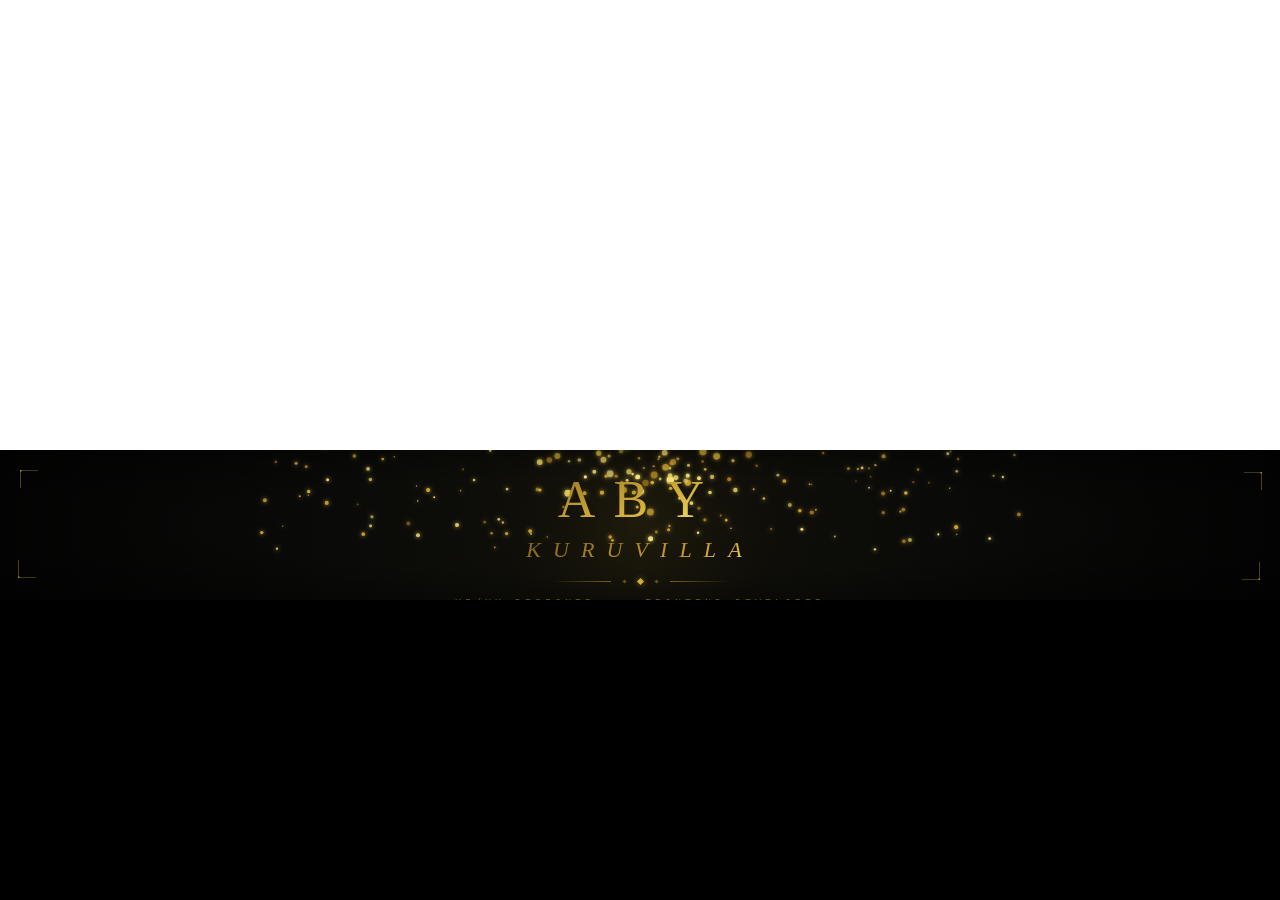
<file: Assets/Ak-logo.svg_files/mcp_apps(1).html>
<!DOCTYPE html>
<!-- saved from url=(0357)https://374a79db5e53e008d293f788e446e47c.claudemcpcontent.com/mcp_apps?connect-src=https%3A%2F%2Fesm.sh+https%3A%2F%2Fcdnjs.cloudflare.com+https%3A%2F%2Fcdn.jsdelivr.net+https%3A%2F%2Funpkg.com&resource-src=https%3A%2F%2Fesm.sh+https%3A%2F%2Fcdnjs.cloudflare.com+https%3A%2F%2Fcdn.jsdelivr.net+https%3A%2F%2Funpkg.com+https%3A%2F%2Fassets.claude.ai&dev=true -->
<html webcrx=""><head><meta http-equiv="Content-Type" content="text/html; charset=UTF-8">
    
    <meta name="color-scheme" content="light dark">
    <meta name="viewport" content="initial-scale=1.0, maximum-scale=1.0, user-scalable=no">
    <title>MCP-UI Proxy</title>
    <style>
      html,
      body {
        margin: 0;
        height: 100vh;
        width: 100vw;
      }
      body {
        display: flex;
        flex-direction: column;
      }
      * {
        box-sizing: border-box;
      }
      iframe {
        background-color: transparent;
        border: 0px none transparent;
        padding: 0px;
        overflow: hidden;
        flex-grow: 1;
      }
    </style>
  <script src="blob:https://374a79db5e53e008d293f788e446e47c.claudemcpcontent.com/e6491975-d503-4602-9661-17c0bb9f9b71"></script></head>
  <body>
    <script>
      // Double-iframe raw HTML mode (HTML sent via postMessage)
      const inner = document.createElement('iframe');
      inner.style = 'width:100%; height:100%; border:none;';
      inner.setAttribute('sandbox', 'allow-scripts allow-same-origin allow-forms');
      document.body.appendChild(inner);

      let parentOrigin = '*';

      const ALLOWED_ORIGIN_PATTERNS = ["https://claude.ai","https://preview.claude.ai","https://ion-preview.claude.ai","https://*.ion-preview.claude.ai"];

      const isAllowedOrigin = function(origin) {
        try {
          const url = new URL(origin);
          const originHost = url.host;
          const originScheme = url.protocol.replace(':', '');
          return ALLOWED_ORIGIN_PATTERNS.some(pattern => {
            const [patternScheme, patternHost] = pattern.split('://');
            if (originScheme !== patternScheme) return false;
            if (patternHost === 'localhost:*') {
              return originHost.startsWith('localhost:') || originHost === 'localhost';
            }
            if (patternHost.startsWith('*.')) {
              const baseDomain = patternHost.slice(2);
              return originHost === baseDomain || originHost.endsWith('.' + baseDomain);
            }
            return originHost === patternHost;
          });
        } catch {
          return false;
        }
      };

      // Build Permission Policy allow attribute from permissions object.
      // Maps McpUiResourcePermissions keys to Permission Policy feature names.
      // Uses '*' suffix for cross-origin permission delegation.
      //
      // NOTE: This is duplicated from packages/mcp-ext-apps-host/app-host-utils.ts
      // because this runs as inline JS in the browser. Keep both in sync!
      const buildAllowAttribute = function(permissions) {
        if (!permissions || typeof permissions !== 'object') return '';
        const mapping = {
          camera: 'camera',
          microphone: 'microphone',
          geolocation: 'geolocation',
          clipboardWrite: 'clipboard-write',
        };
        const features = Object.keys(permissions)
          .filter(key => mapping[key] && permissions[key] != null)
          .map(key => mapping[key] + ' *');
        return features.join('; ');
      };

      // Handle messages from the parent (web: claude.ai via postMessage, mobile: native app via mcpAppBridgeReceive).
      // onHandshake is called once during sandbox-resource-ready to lock in the parent origin (web only).
      const handleParentMessage = function(data, onHandshake) {
        if (data && data.method === 'ui/notifications/sandbox-resource-ready') {
          const {html, permissions} = data.params;
          if (typeof html === 'string') {
            if (onHandshake) onHandshake();
            // Set allow attribute for Permission Policy features
            const allowValue = buildAllowAttribute(permissions);
            if (allowValue) {
              inner.setAttribute('allow', allowValue);
            }

            // Use document.write() instead of srcdoc to preserve origin.
            // srcdoc creates an opaque origin that breaks WebGL canvas operations
            // like toDataURL() and cross-origin resource access.
            const doc = inner.contentDocument;
            doc.open();
            doc.write(html);
            doc.close();
          }
        } else {
          if (inner && inner.contentWindow) {
            inner.contentWindow.postMessage(data, location.origin);
          }
        }
      };

      // Wait for HTML content from parent
      window.addEventListener('message', async (event) => {
        if (event.source === window.parent && isAllowedOrigin(event.origin)) {
          handleParentMessage(event.data, function() { parentOrigin = event.origin; });
        } else if (event.source === inner.contentWindow && event.origin === location.origin) {
          // Relay messages from inner to parent (srcdoc + allow-same-origin = same origin as parent)
          window.parent.postMessage(event.data, parentOrigin);
        }
      });

      // Notify parent that proxy is ready to receive HTML (distinct event)
      window.parent.postMessage({
        jsonrpc: "2.0",
        method: 'ui/notifications/sandbox-proxy-ready',
        params: {}
      }, '*');

    </script><iframe sandbox="allow-scripts allow-same-origin allow-forms" allow="clipboard-write *" style="width: 100%; height: 100%; border: none;" src="./saved_resource(2).html"></iframe>
  
</body></html>
</file>
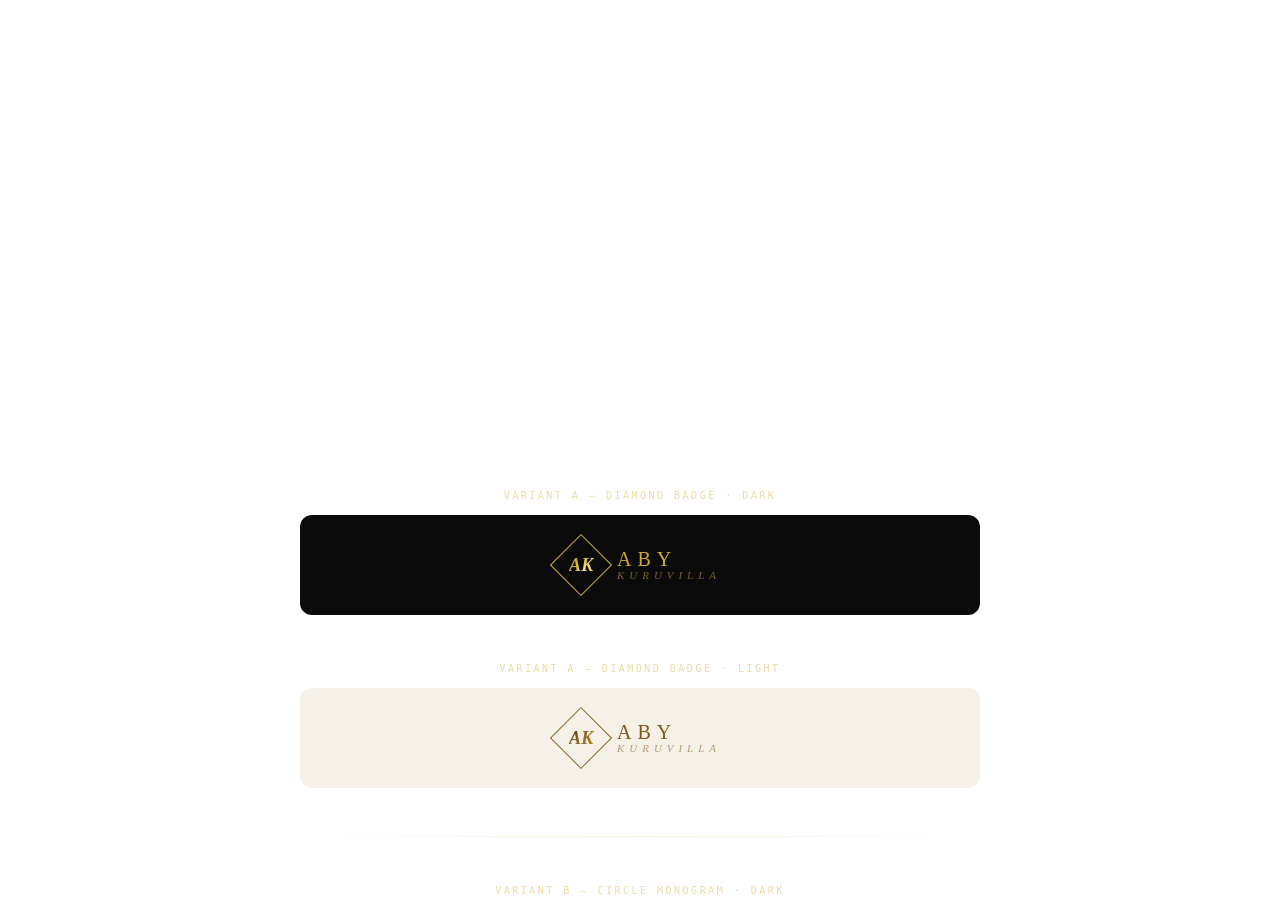
<file: Assets/Ak-logo.svg_files/mcp_apps(2).html>
<!DOCTYPE html>
<!-- saved from url=(0357)https://374a79db5e53e008d293f788e446e47c.claudemcpcontent.com/mcp_apps?connect-src=https%3A%2F%2Fesm.sh+https%3A%2F%2Fcdnjs.cloudflare.com+https%3A%2F%2Fcdn.jsdelivr.net+https%3A%2F%2Funpkg.com&resource-src=https%3A%2F%2Fesm.sh+https%3A%2F%2Fcdnjs.cloudflare.com+https%3A%2F%2Fcdn.jsdelivr.net+https%3A%2F%2Funpkg.com+https%3A%2F%2Fassets.claude.ai&dev=true -->
<html webcrx=""><head><meta http-equiv="Content-Type" content="text/html; charset=UTF-8">
    
    <meta name="color-scheme" content="light dark">
    <meta name="viewport" content="initial-scale=1.0, maximum-scale=1.0, user-scalable=no">
    <title>MCP-UI Proxy</title>
    <style>
      html,
      body {
        margin: 0;
        height: 100vh;
        width: 100vw;
      }
      body {
        display: flex;
        flex-direction: column;
      }
      * {
        box-sizing: border-box;
      }
      iframe {
        background-color: transparent;
        border: 0px none transparent;
        padding: 0px;
        overflow: hidden;
        flex-grow: 1;
      }
    </style>
  <script src="blob:https://374a79db5e53e008d293f788e446e47c.claudemcpcontent.com/aa32e783-4712-4f50-b188-c8c863380f12"></script></head>
  <body>
    <script>
      // Double-iframe raw HTML mode (HTML sent via postMessage)
      const inner = document.createElement('iframe');
      inner.style = 'width:100%; height:100%; border:none;';
      inner.setAttribute('sandbox', 'allow-scripts allow-same-origin allow-forms');
      document.body.appendChild(inner);

      let parentOrigin = '*';

      const ALLOWED_ORIGIN_PATTERNS = ["https://claude.ai","https://preview.claude.ai","https://ion-preview.claude.ai","https://*.ion-preview.claude.ai"];

      const isAllowedOrigin = function(origin) {
        try {
          const url = new URL(origin);
          const originHost = url.host;
          const originScheme = url.protocol.replace(':', '');
          return ALLOWED_ORIGIN_PATTERNS.some(pattern => {
            const [patternScheme, patternHost] = pattern.split('://');
            if (originScheme !== patternScheme) return false;
            if (patternHost === 'localhost:*') {
              return originHost.startsWith('localhost:') || originHost === 'localhost';
            }
            if (patternHost.startsWith('*.')) {
              const baseDomain = patternHost.slice(2);
              return originHost === baseDomain || originHost.endsWith('.' + baseDomain);
            }
            return originHost === patternHost;
          });
        } catch {
          return false;
        }
      };

      // Build Permission Policy allow attribute from permissions object.
      // Maps McpUiResourcePermissions keys to Permission Policy feature names.
      // Uses '*' suffix for cross-origin permission delegation.
      //
      // NOTE: This is duplicated from packages/mcp-ext-apps-host/app-host-utils.ts
      // because this runs as inline JS in the browser. Keep both in sync!
      const buildAllowAttribute = function(permissions) {
        if (!permissions || typeof permissions !== 'object') return '';
        const mapping = {
          camera: 'camera',
          microphone: 'microphone',
          geolocation: 'geolocation',
          clipboardWrite: 'clipboard-write',
        };
        const features = Object.keys(permissions)
          .filter(key => mapping[key] && permissions[key] != null)
          .map(key => mapping[key] + ' *');
        return features.join('; ');
      };

      // Handle messages from the parent (web: claude.ai via postMessage, mobile: native app via mcpAppBridgeReceive).
      // onHandshake is called once during sandbox-resource-ready to lock in the parent origin (web only).
      const handleParentMessage = function(data, onHandshake) {
        if (data && data.method === 'ui/notifications/sandbox-resource-ready') {
          const {html, permissions} = data.params;
          if (typeof html === 'string') {
            if (onHandshake) onHandshake();
            // Set allow attribute for Permission Policy features
            const allowValue = buildAllowAttribute(permissions);
            if (allowValue) {
              inner.setAttribute('allow', allowValue);
            }

            // Use document.write() instead of srcdoc to preserve origin.
            // srcdoc creates an opaque origin that breaks WebGL canvas operations
            // like toDataURL() and cross-origin resource access.
            const doc = inner.contentDocument;
            doc.open();
            doc.write(html);
            doc.close();
          }
        } else {
          if (inner && inner.contentWindow) {
            inner.contentWindow.postMessage(data, location.origin);
          }
        }
      };

      // Wait for HTML content from parent
      window.addEventListener('message', async (event) => {
        if (event.source === window.parent && isAllowedOrigin(event.origin)) {
          handleParentMessage(event.data, function() { parentOrigin = event.origin; });
        } else if (event.source === inner.contentWindow && event.origin === location.origin) {
          // Relay messages from inner to parent (srcdoc + allow-same-origin = same origin as parent)
          window.parent.postMessage(event.data, parentOrigin);
        }
      });

      // Notify parent that proxy is ready to receive HTML (distinct event)
      window.parent.postMessage({
        jsonrpc: "2.0",
        method: 'ui/notifications/sandbox-proxy-ready',
        params: {}
      }, '*');

    </script><iframe sandbox="allow-scripts allow-same-origin allow-forms" allow="clipboard-write *" style="width: 100%; height: 100%; border: none;" src="./saved_resource(4).html"></iframe>
  
</body></html>
</file>
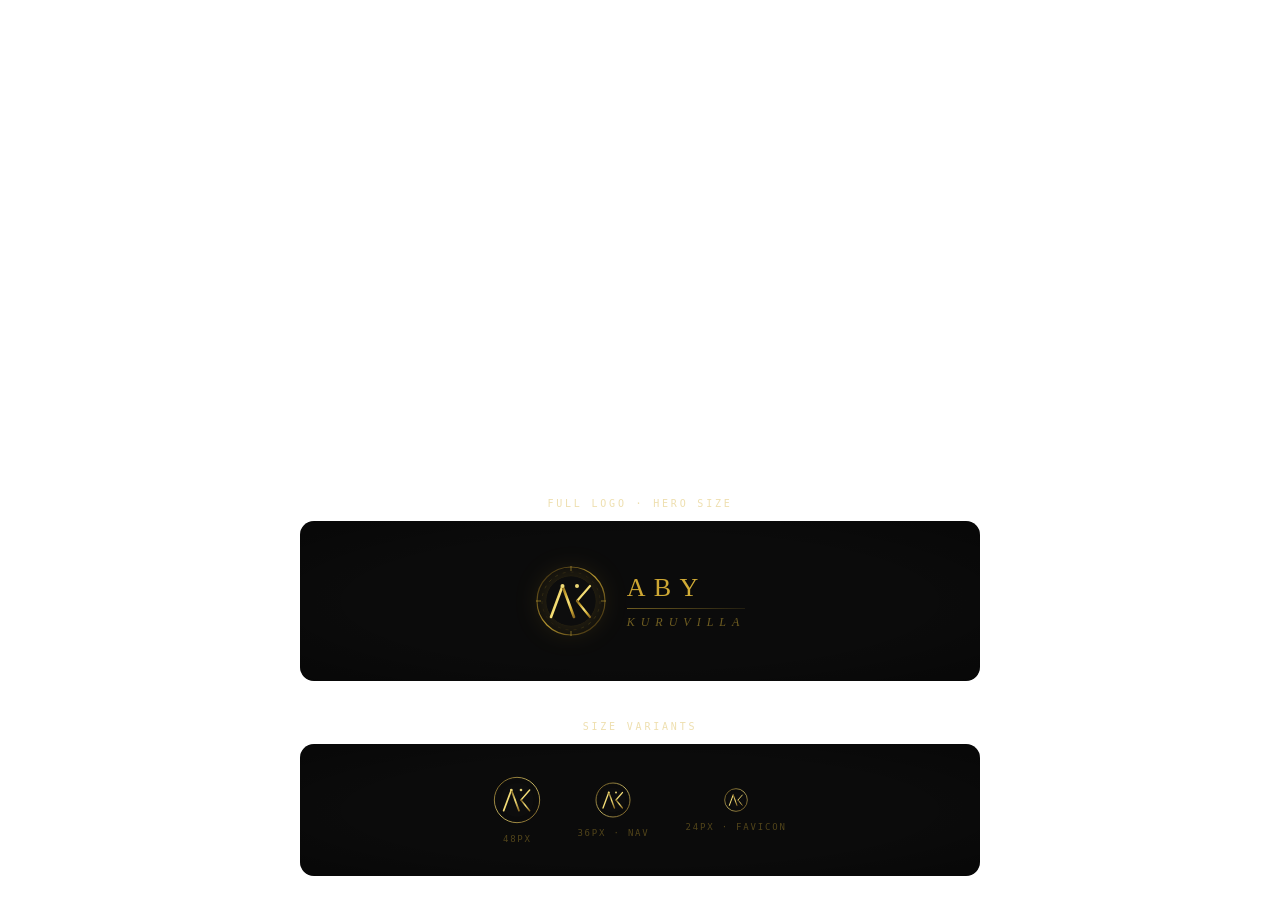
<file: Assets/Ak-logo.svg_files/mcp_apps(3).html>
<!DOCTYPE html>
<!-- saved from url=(0357)https://374a79db5e53e008d293f788e446e47c.claudemcpcontent.com/mcp_apps?connect-src=https%3A%2F%2Fesm.sh+https%3A%2F%2Fcdnjs.cloudflare.com+https%3A%2F%2Fcdn.jsdelivr.net+https%3A%2F%2Funpkg.com&resource-src=https%3A%2F%2Fesm.sh+https%3A%2F%2Fcdnjs.cloudflare.com+https%3A%2F%2Fcdn.jsdelivr.net+https%3A%2F%2Funpkg.com+https%3A%2F%2Fassets.claude.ai&dev=true -->
<html webcrx=""><head><meta http-equiv="Content-Type" content="text/html; charset=UTF-8">
    
    <meta name="color-scheme" content="light dark">
    <meta name="viewport" content="initial-scale=1.0, maximum-scale=1.0, user-scalable=no">
    <title>MCP-UI Proxy</title>
    <style>
      html,
      body {
        margin: 0;
        height: 100vh;
        width: 100vw;
      }
      body {
        display: flex;
        flex-direction: column;
      }
      * {
        box-sizing: border-box;
      }
      iframe {
        background-color: transparent;
        border: 0px none transparent;
        padding: 0px;
        overflow: hidden;
        flex-grow: 1;
      }
    </style>
  <script src="blob:https://374a79db5e53e008d293f788e446e47c.claudemcpcontent.com/a6df9f81-258e-403b-a083-d282fede2f50"></script></head>
  <body>
    <script>
      // Double-iframe raw HTML mode (HTML sent via postMessage)
      const inner = document.createElement('iframe');
      inner.style = 'width:100%; height:100%; border:none;';
      inner.setAttribute('sandbox', 'allow-scripts allow-same-origin allow-forms');
      document.body.appendChild(inner);

      let parentOrigin = '*';

      const ALLOWED_ORIGIN_PATTERNS = ["https://claude.ai","https://preview.claude.ai","https://ion-preview.claude.ai","https://*.ion-preview.claude.ai"];

      const isAllowedOrigin = function(origin) {
        try {
          const url = new URL(origin);
          const originHost = url.host;
          const originScheme = url.protocol.replace(':', '');
          return ALLOWED_ORIGIN_PATTERNS.some(pattern => {
            const [patternScheme, patternHost] = pattern.split('://');
            if (originScheme !== patternScheme) return false;
            if (patternHost === 'localhost:*') {
              return originHost.startsWith('localhost:') || originHost === 'localhost';
            }
            if (patternHost.startsWith('*.')) {
              const baseDomain = patternHost.slice(2);
              return originHost === baseDomain || originHost.endsWith('.' + baseDomain);
            }
            return originHost === patternHost;
          });
        } catch {
          return false;
        }
      };

      // Build Permission Policy allow attribute from permissions object.
      // Maps McpUiResourcePermissions keys to Permission Policy feature names.
      // Uses '*' suffix for cross-origin permission delegation.
      //
      // NOTE: This is duplicated from packages/mcp-ext-apps-host/app-host-utils.ts
      // because this runs as inline JS in the browser. Keep both in sync!
      const buildAllowAttribute = function(permissions) {
        if (!permissions || typeof permissions !== 'object') return '';
        const mapping = {
          camera: 'camera',
          microphone: 'microphone',
          geolocation: 'geolocation',
          clipboardWrite: 'clipboard-write',
        };
        const features = Object.keys(permissions)
          .filter(key => mapping[key] && permissions[key] != null)
          .map(key => mapping[key] + ' *');
        return features.join('; ');
      };

      // Handle messages from the parent (web: claude.ai via postMessage, mobile: native app via mcpAppBridgeReceive).
      // onHandshake is called once during sandbox-resource-ready to lock in the parent origin (web only).
      const handleParentMessage = function(data, onHandshake) {
        if (data && data.method === 'ui/notifications/sandbox-resource-ready') {
          const {html, permissions} = data.params;
          if (typeof html === 'string') {
            if (onHandshake) onHandshake();
            // Set allow attribute for Permission Policy features
            const allowValue = buildAllowAttribute(permissions);
            if (allowValue) {
              inner.setAttribute('allow', allowValue);
            }

            // Use document.write() instead of srcdoc to preserve origin.
            // srcdoc creates an opaque origin that breaks WebGL canvas operations
            // like toDataURL() and cross-origin resource access.
            const doc = inner.contentDocument;
            doc.open();
            doc.write(html);
            doc.close();
          }
        } else {
          if (inner && inner.contentWindow) {
            inner.contentWindow.postMessage(data, location.origin);
          }
        }
      };

      // Wait for HTML content from parent
      window.addEventListener('message', async (event) => {
        if (event.source === window.parent && isAllowedOrigin(event.origin)) {
          handleParentMessage(event.data, function() { parentOrigin = event.origin; });
        } else if (event.source === inner.contentWindow && event.origin === location.origin) {
          // Relay messages from inner to parent (srcdoc + allow-same-origin = same origin as parent)
          window.parent.postMessage(event.data, parentOrigin);
        }
      });

      // Notify parent that proxy is ready to receive HTML (distinct event)
      window.parent.postMessage({
        jsonrpc: "2.0",
        method: 'ui/notifications/sandbox-proxy-ready',
        params: {}
      }, '*');

    </script><iframe sandbox="allow-scripts allow-same-origin allow-forms" allow="clipboard-write *" style="width: 100%; height: 100%; border: none;" src="./saved_resource(5).html"></iframe>
  
</body></html>
</file>
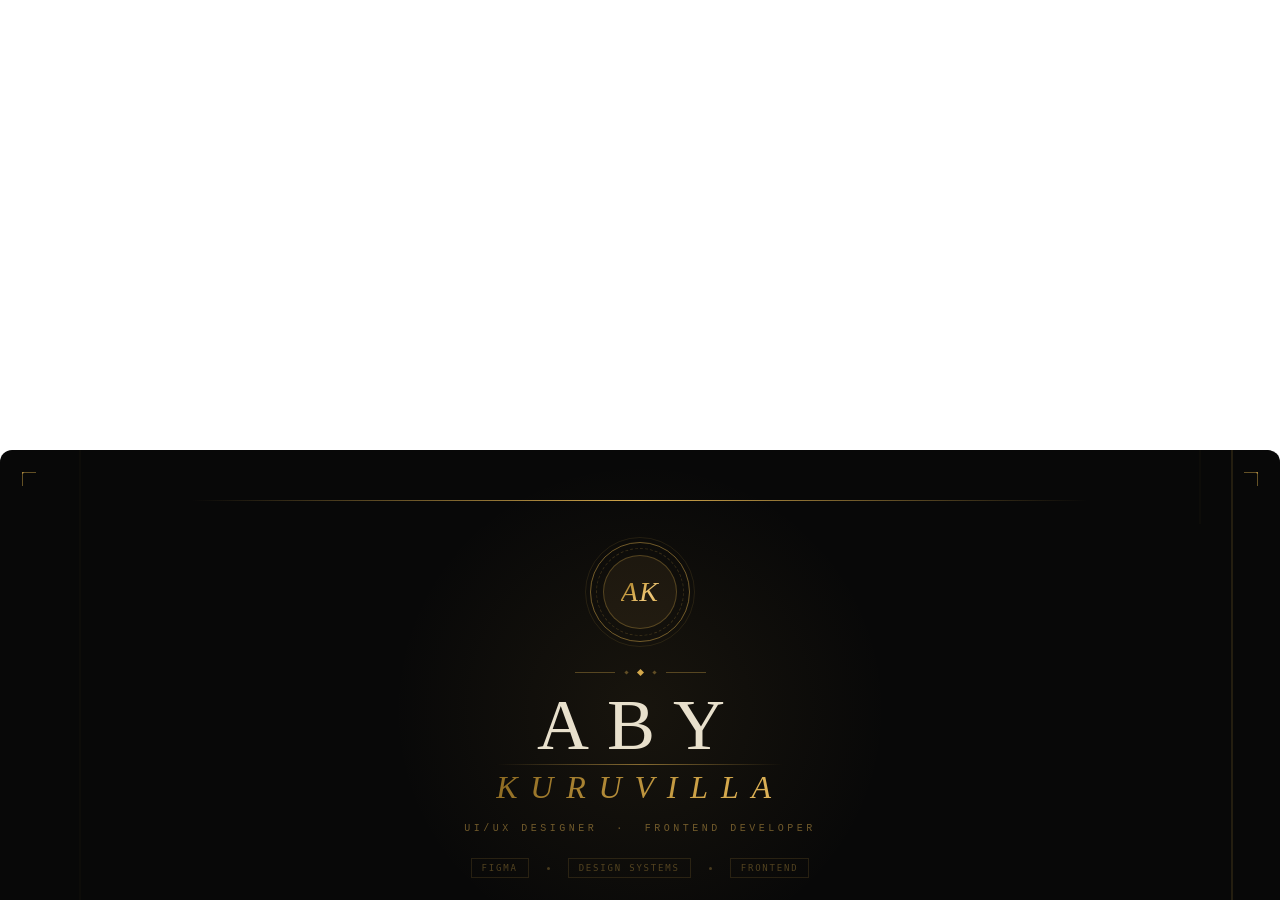
<file: Assets/Ak-logo.svg_files/mcp_apps.html>
<!DOCTYPE html>
<!-- saved from url=(0357)https://374a79db5e53e008d293f788e446e47c.claudemcpcontent.com/mcp_apps?connect-src=https%3A%2F%2Fesm.sh+https%3A%2F%2Fcdnjs.cloudflare.com+https%3A%2F%2Fcdn.jsdelivr.net+https%3A%2F%2Funpkg.com&resource-src=https%3A%2F%2Fesm.sh+https%3A%2F%2Fcdnjs.cloudflare.com+https%3A%2F%2Fcdn.jsdelivr.net+https%3A%2F%2Funpkg.com+https%3A%2F%2Fassets.claude.ai&dev=true -->
<html webcrx=""><head><meta http-equiv="Content-Type" content="text/html; charset=UTF-8">
    
    <meta name="color-scheme" content="light dark">
    <meta name="viewport" content="initial-scale=1.0, maximum-scale=1.0, user-scalable=no">
    <title>MCP-UI Proxy</title>
    <style>
      html,
      body {
        margin: 0;
        height: 100vh;
        width: 100vw;
      }
      body {
        display: flex;
        flex-direction: column;
      }
      * {
        box-sizing: border-box;
      }
      iframe {
        background-color: transparent;
        border: 0px none transparent;
        padding: 0px;
        overflow: hidden;
        flex-grow: 1;
      }
    </style>
  <script src="blob:https://374a79db5e53e008d293f788e446e47c.claudemcpcontent.com/874442ee-8d1d-4e3e-ba76-88a66eec83fe"></script></head>
  <body>
    <script>
      // Double-iframe raw HTML mode (HTML sent via postMessage)
      const inner = document.createElement('iframe');
      inner.style = 'width:100%; height:100%; border:none;';
      inner.setAttribute('sandbox', 'allow-scripts allow-same-origin allow-forms');
      document.body.appendChild(inner);

      let parentOrigin = '*';

      const ALLOWED_ORIGIN_PATTERNS = ["https://claude.ai","https://preview.claude.ai","https://ion-preview.claude.ai","https://*.ion-preview.claude.ai"];

      const isAllowedOrigin = function(origin) {
        try {
          const url = new URL(origin);
          const originHost = url.host;
          const originScheme = url.protocol.replace(':', '');
          return ALLOWED_ORIGIN_PATTERNS.some(pattern => {
            const [patternScheme, patternHost] = pattern.split('://');
            if (originScheme !== patternScheme) return false;
            if (patternHost === 'localhost:*') {
              return originHost.startsWith('localhost:') || originHost === 'localhost';
            }
            if (patternHost.startsWith('*.')) {
              const baseDomain = patternHost.slice(2);
              return originHost === baseDomain || originHost.endsWith('.' + baseDomain);
            }
            return originHost === patternHost;
          });
        } catch {
          return false;
        }
      };

      // Build Permission Policy allow attribute from permissions object.
      // Maps McpUiResourcePermissions keys to Permission Policy feature names.
      // Uses '*' suffix for cross-origin permission delegation.
      //
      // NOTE: This is duplicated from packages/mcp-ext-apps-host/app-host-utils.ts
      // because this runs as inline JS in the browser. Keep both in sync!
      const buildAllowAttribute = function(permissions) {
        if (!permissions || typeof permissions !== 'object') return '';
        const mapping = {
          camera: 'camera',
          microphone: 'microphone',
          geolocation: 'geolocation',
          clipboardWrite: 'clipboard-write',
        };
        const features = Object.keys(permissions)
          .filter(key => mapping[key] && permissions[key] != null)
          .map(key => mapping[key] + ' *');
        return features.join('; ');
      };

      // Handle messages from the parent (web: claude.ai via postMessage, mobile: native app via mcpAppBridgeReceive).
      // onHandshake is called once during sandbox-resource-ready to lock in the parent origin (web only).
      const handleParentMessage = function(data, onHandshake) {
        if (data && data.method === 'ui/notifications/sandbox-resource-ready') {
          const {html, permissions} = data.params;
          if (typeof html === 'string') {
            if (onHandshake) onHandshake();
            // Set allow attribute for Permission Policy features
            const allowValue = buildAllowAttribute(permissions);
            if (allowValue) {
              inner.setAttribute('allow', allowValue);
            }

            // Use document.write() instead of srcdoc to preserve origin.
            // srcdoc creates an opaque origin that breaks WebGL canvas operations
            // like toDataURL() and cross-origin resource access.
            const doc = inner.contentDocument;
            doc.open();
            doc.write(html);
            doc.close();
          }
        } else {
          if (inner && inner.contentWindow) {
            inner.contentWindow.postMessage(data, location.origin);
          }
        }
      };

      // Wait for HTML content from parent
      window.addEventListener('message', async (event) => {
        if (event.source === window.parent && isAllowedOrigin(event.origin)) {
          handleParentMessage(event.data, function() { parentOrigin = event.origin; });
        } else if (event.source === inner.contentWindow && event.origin === location.origin) {
          // Relay messages from inner to parent (srcdoc + allow-same-origin = same origin as parent)
          window.parent.postMessage(event.data, parentOrigin);
        }
      });

      // Notify parent that proxy is ready to receive HTML (distinct event)
      window.parent.postMessage({
        jsonrpc: "2.0",
        method: 'ui/notifications/sandbox-proxy-ready',
        params: {}
      }, '*');

    </script><iframe sandbox="allow-scripts allow-same-origin allow-forms" allow="clipboard-write *" style="width: 100%; height: 100%; border: none;" src="./saved_resource(3).html"></iframe>
  
</body></html>
</file>
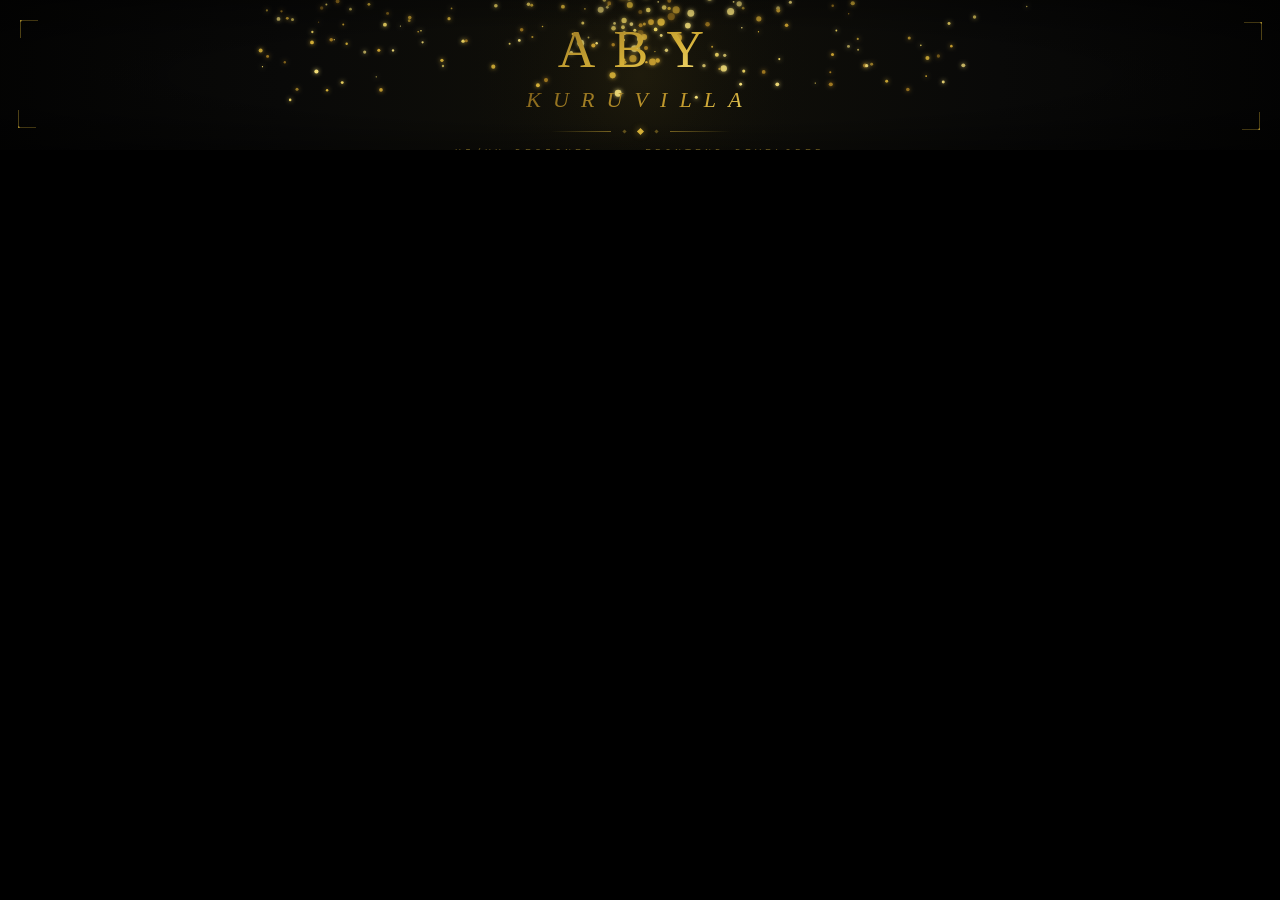
<file: Assets/Ak-logo.svg_files/saved_resource(2).html>
<!DOCTYPE html>
<!-- saved from url=(0357)https://374a79db5e53e008d293f788e446e47c.claudemcpcontent.com/mcp_apps?connect-src=https%3A%2F%2Fesm.sh+https%3A%2F%2Fcdnjs.cloudflare.com+https%3A%2F%2Fcdn.jsdelivr.net+https%3A%2F%2Funpkg.com&resource-src=https%3A%2F%2Fesm.sh+https%3A%2F%2Fcdnjs.cloudflare.com+https%3A%2F%2Fcdn.jsdelivr.net+https%3A%2F%2Funpkg.com+https%3A%2F%2Fassets.claude.ai&dev=true -->
<html lang="en"><head><meta http-equiv="Content-Type" content="text/html; charset=UTF-8">
  
  <meta name="viewport" content="width=device-width, initial-scale=1.0">
  <title>Visualize Widget</title>
  <style id="mcp-host-fonts">
@font-face {
  font-family: "Anthropic Sans";
  src: url("https://assets.claude.ai/Fonts/AnthropicSans-Text-Regular-Static.otf") format("opentype");
  font-weight: 400;
  font-style: normal;
  font-display: swap;
}
@font-face {
  font-family: "Anthropic Sans";
  src: url("https://assets.claude.ai/Fonts/AnthropicSans-Text-RegularItalic-Static.otf") format("opentype");
  font-weight: 400;
  font-style: italic;
  font-display: swap;
}
@font-face {
  font-family: "Anthropic Sans";
  src: url("https://assets.claude.ai/Fonts/AnthropicSans-Text-Medium-Static.otf") format("opentype");
  font-weight: 500;
  font-style: normal;
  font-display: swap;
}
@font-face {
  font-family: "Anthropic Sans";
  src: url("https://assets.claude.ai/Fonts/AnthropicSans-Text-MediumItalic-Static.otf") format("opentype");
  font-weight: 500;
  font-style: italic;
  font-display: swap;
}
@font-face {
  font-family: "Anthropic Sans";
  src: url("https://assets.claude.ai/Fonts/AnthropicSans-Text-Semibold-Static.otf") format("opentype");
  font-weight: 600;
  font-style: normal;
  font-display: swap;
}
@font-face {
  font-family: "Anthropic Sans";
  src: url("https://assets.claude.ai/Fonts/AnthropicSans-Text-SemiboldItalic-Static.otf") format("opentype");
  font-weight: 600;
  font-style: italic;
  font-display: swap;
}
@font-face {
  font-family: "Anthropic Sans";
  src: url("https://assets.claude.ai/Fonts/AnthropicSans-Text-Bold-Static.otf") format("opentype");
  font-weight: 700;
  font-style: normal;
  font-display: swap;
}
@font-face {
  font-family: "Anthropic Sans";
  src: url("https://assets.claude.ai/Fonts/AnthropicSans-Text-BoldItalic-Static.otf") format("opentype");
  font-weight: 700;
  font-style: italic;
  font-display: swap;
}
</style>
  <style>@font-face {
  font-family: "Anthropic Serif";
  src: url("https://assets.claude.ai/Fonts/AnthropicSerif-Text-Regular-Static.otf")
    format("opentype");
  font-weight: 400;
  font-style: normal;
  font-display: swap;
}
@font-face {
  font-family: "Anthropic Serif";
  src: url("https://assets.claude.ai/Fonts/AnthropicSerif-Text-RegularItalic-Static.otf")
    format("opentype");
  font-weight: 400;
  font-style: italic;
  font-display: swap;
}
@font-face {
  font-family: "Anthropic Serif";
  src: url("https://assets.claude.ai/Fonts/AnthropicSerif-Text-Medium-Static.otf")
    format("opentype");
  font-weight: 500;
  font-style: normal;
  font-display: swap;
}
@font-face {
  font-family: "Anthropic Serif";
  src: url("https://assets.claude.ai/Fonts/AnthropicSerif-Text-MediumItalic-Static.otf")
    format("opentype");
  font-weight: 500;
  font-style: italic;
  font-display: swap;
}
@font-face {
  font-family: "Anthropic Serif";
  src: url("https://assets.claude.ai/Fonts/AnthropicSerif-Text-Semibold-Static.otf")
    format("opentype");
  font-weight: 600;
  font-style: normal;
  font-display: swap;
}
@font-face {
  font-family: "Anthropic Serif";
  src: url("https://assets.claude.ai/Fonts/AnthropicSerif-Text-SemiboldItalic-Static.otf")
    format("opentype");
  font-weight: 600;
  font-style: italic;
  font-display: swap;
}
@font-face {
  font-family: "Anthropic Serif";
  src: url("https://assets.claude.ai/Fonts/AnthropicSerif-Text-Bold-Static.otf")
    format("opentype");
  font-weight: 700;
  font-style: normal;
  font-display: swap;
}
@font-face {
  font-family: "Anthropic Serif";
  src: url("https://assets.claude.ai/Fonts/AnthropicSerif-Text-BoldItalic-Static.otf")
    format("opentype");
  font-weight: 700;
  font-style: italic;
  font-display: swap;
}</style>
  <style>:root {
  color-scheme: light dark;
  --font-serif: "Anthropic Serif", Georgia, "Times New Roman", serif;
}
* {
  box-sizing: border-box;
  margin: 0;
  padding: 0;
}
input,
select,
textarea,
button {
  font-family: inherit;
}
body {
  font-family:
    "Anthropic Sans",
    -apple-system,
    BlinkMacSystemFont,
    "Segoe UI",
    sans-serif;
  background: transparent;
}
/* Short var aliases — saves ~5 tokens per reference */
:root {
  --p: var(--color-text-primary);
  --s: var(--color-text-secondary);
  --t: var(--color-text-tertiary);
  --bg2: var(--color-background-secondary);
  --b: var(--color-border-secondary);
}

/* SVG utility classes — use class="t" instead of repeating font/fill attrs */
.t {
  font-size: 14px;
  fill: var(--p);
}
.ts {
  font-size: 12px;
  fill: var(--s);
}
.th {
  font-size: 14px;
  fill: var(--p);
  font-weight: 500;
}
.box {
  fill: var(--bg2);
  stroke: var(--b);
}
.arr {
  stroke: var(--t);
  fill: none;
  stroke-width: 1.5;
}
.node {
  cursor: pointer;
}
.node:hover rect,
.node:hover .box {
  filter: brightness(0.97);
}
.node:hover text {
  opacity: 0.8;
}

/* Form element defaults — model writes bare <input>, styling is automatic */
input:not([type="range"]):not([type="checkbox"]):not([type="radio"]),
select,
textarea {
  width: 100%;
  height: 36px;
  padding: 8px 12px;
  font-size: 16px;
  background: var(--color-background-primary);
  color: var(--color-text-primary);
  border: 0.5px solid var(--color-border-tertiary);
  border-radius: 6px;
  outline: none;
  transition:
    border-color 0.15s,
    box-shadow 0.15s;
}
textarea {
  height: auto;
  min-height: 80px;
  resize: vertical;
}
input:not([type="range"]):not([type="checkbox"]):not([type="radio"]):hover,
select:hover,
textarea:hover {
  border-color: var(--color-border-secondary);
}
input:not([type="range"]):not([type="checkbox"]):not([type="radio"]):focus,
select:focus,
textarea:focus {
  border-color: var(--color-border-info);
  box-shadow: 0 0 0 3px var(--color-background-info);
}
select {
  cursor: pointer;
}

/* Range slider — model writes bare <input type="range">, styling automatic */
input[type="range"] {
  -webkit-appearance: none;
  appearance: none;
  width: 100%;
  height: 4px;
  background: light-dark(rgba(0, 0, 0, 0.08), rgba(255, 255, 255, 0.1));
  border-radius: 2px;
  outline: none;
}
input[type="range"]::-webkit-slider-thumb {
  -webkit-appearance: none;
  width: 18px;
  height: 18px;
  border-radius: 50%;
  background: var(--color-background-primary);
  border: 1px solid var(--color-border-secondary);
  cursor: pointer;
  transition:
    border-color 0.15s,
    transform 0.15s;
}
input[type="range"]:hover::-webkit-slider-thumb {
  border-color: var(--color-border-primary);
  transform: scale(1.1);
}
input[type="range"]::-moz-range-thumb {
  width: 18px;
  height: 18px;
  border-radius: 50%;
  background: var(--color-background-primary);
  border: 1px solid var(--color-border-secondary);
  cursor: pointer;
}

/* Button defaults — model writes bare <button>, interaction states automatic */
button:not(#action-btns button) {
  padding: 8px 16px;
  font-size: 14px;
  background: transparent;
  color: var(--color-text-primary);
  border: 0.5px solid var(--color-border-secondary);
  border-radius: var(--border-radius-md);
  cursor: pointer;
  transition:
    background 0.15s,
    transform 0.1s;
}
button:not(#action-btns button):hover {
  background: var(--color-background-secondary);
}
button:not(#action-btns button):active {
  background: var(--color-border-tertiary);
  transform: scale(0.98);
}

/* Headings — bare tags get correct color in both modes */
h1,
h2,
h3,
h4,
h5,
h6 {
  color: var(--color-text-primary);
}

.leader {
  stroke: var(--t);
  stroke-width: 0.5;
  stroke-dasharray: 4 3;
  fill: none;
}

/* Color ramp classes — apply to <g> or shape element (rect/ellipse/circle/polygon), never <path>.
   light-dark() responds to ancestor color-scheme, not just OS preference. */
g.c-purple > rect,
g.c-purple > ellipse,
g.c-purple > circle,
g.c-purple > polygon,
rect.c-purple,
ellipse.c-purple,
circle.c-purple,
polygon.c-purple {
  fill: light-dark(#eeedfe, #3c3489);
  stroke: light-dark(#534ab7, #afa9ec);
}
.c-purple > .th,
.c-purple > .t {
  fill: light-dark(#3c3489, #cecbf6);
}
.c-purple > .ts {
  fill: light-dark(#534ab7, #afa9ec);
}
g.c-teal > rect,
g.c-teal > ellipse,
g.c-teal > circle,
g.c-teal > polygon,
rect.c-teal,
ellipse.c-teal,
circle.c-teal,
polygon.c-teal {
  fill: light-dark(#e1f5ee, #085041);
  stroke: light-dark(#0f6e56, #5dcaa5);
}
.c-teal > .th,
.c-teal > .t {
  fill: light-dark(#085041, #9fe1cb);
}
.c-teal > .ts {
  fill: light-dark(#0f6e56, #5dcaa5);
}
g.c-coral > rect,
g.c-coral > ellipse,
g.c-coral > circle,
g.c-coral > polygon,
rect.c-coral,
ellipse.c-coral,
circle.c-coral,
polygon.c-coral {
  fill: light-dark(#faece7, #712b13);
  stroke: light-dark(#993c1d, #f0997b);
}
.c-coral > .th,
.c-coral > .t {
  fill: light-dark(#712b13, #f5c4b3);
}
.c-coral > .ts {
  fill: light-dark(#993c1d, #f0997b);
}
g.c-pink > rect,
g.c-pink > ellipse,
g.c-pink > circle,
g.c-pink > polygon,
rect.c-pink,
ellipse.c-pink,
circle.c-pink,
polygon.c-pink {
  fill: light-dark(#fbeaf0, #72243e);
  stroke: light-dark(#993556, #ed93b1);
}
.c-pink > .th,
.c-pink > .t {
  fill: light-dark(#72243e, #f4c0d1);
}
.c-pink > .ts {
  fill: light-dark(#993556, #ed93b1);
}
g.c-gray > rect,
g.c-gray > ellipse,
g.c-gray > circle,
g.c-gray > polygon,
rect.c-gray,
ellipse.c-gray,
circle.c-gray,
polygon.c-gray {
  fill: light-dark(#f1efe8, #444441);
  stroke: light-dark(#5f5e5a, #b4b2a9);
}
.c-gray > .th,
.c-gray > .t {
  fill: light-dark(#444441, #d3d1c7);
}
.c-gray > .ts {
  fill: light-dark(#5f5e5a, #b4b2a9);
}
g.c-blue > rect,
g.c-blue > ellipse,
g.c-blue > circle,
g.c-blue > polygon,
rect.c-blue,
ellipse.c-blue,
circle.c-blue,
polygon.c-blue {
  fill: light-dark(#e6f1fb, #0c447c);
  stroke: light-dark(#185fa5, #85b7eb);
}
.c-blue > .th,
.c-blue > .t {
  fill: light-dark(#0c447c, #b5d4f4);
}
.c-blue > .ts {
  fill: light-dark(#185fa5, #85b7eb);
}
g.c-green > rect,
g.c-green > ellipse,
g.c-green > circle,
g.c-green > polygon,
rect.c-green,
ellipse.c-green,
circle.c-green,
polygon.c-green {
  fill: light-dark(#eaf3de, #27500a);
  stroke: light-dark(#3b6d11, #97c459);
}
.c-green > .th,
.c-green > .t {
  fill: light-dark(#27500a, #c0dd97);
}
.c-green > .ts {
  fill: light-dark(#3b6d11, #97c459);
}
g.c-amber > rect,
g.c-amber > ellipse,
g.c-amber > circle,
g.c-amber > polygon,
rect.c-amber,
ellipse.c-amber,
circle.c-amber,
polygon.c-amber {
  fill: light-dark(#faeeda, #633806);
  stroke: light-dark(#854f0b, #ef9f27);
}
.c-amber > .th,
.c-amber > .t {
  fill: light-dark(#633806, #fac775);
}
.c-amber > .ts {
  fill: light-dark(#854f0b, #ef9f27);
}
g.c-red > rect,
g.c-red > ellipse,
g.c-red > circle,
g.c-red > polygon,
rect.c-red,
ellipse.c-red,
circle.c-red,
polygon.c-red {
  fill: light-dark(#fcebeb, #791f1f);
  stroke: light-dark(#a32d2d, #f09595);
}
.c-red > .th,
.c-red > .t {
  fill: light-dark(#791f1f, #f7c1c1);
}
.c-red > .ts {
  fill: light-dark(#a32d2d, #f09595);
}

/* Mermaid class/ER diagrams — match house aesthetic.
   Mermaid v11 class/ER renderers use <path> (not <rect>) with inline stroke/fill
   attrs that IGNORE themeVariables mainBkg/nodeBorder. Labels are
   <foreignObject><div><span class="nodeLabel"><p>text</p> — NOT <text>. All style
   fixes require !important to beat inline attrs + mermaid's inline <style>.
   Selectors target .classDiagram/.erDiagram SVG root classes (always present)
   rather than a .mermaid wrapper (which the model sometimes omits). */
svg.classDiagram,
svg.erDiagram {
  font-size: 13px;
  max-width: 100%;
  height: auto;
}
/* Mermaid sizes foreignObject to fit measured text width. If we upsize post-render,
   text clips. So: overflow visible on FO, and widen inner div past its max-width. */
svg.classDiagram foreignObject,
svg.erDiagram foreignObject {
  overflow: visible;
}
svg.classDiagram foreignObject > div,
svg.erDiagram foreignObject > div {
  max-width: none !important;
}
/* Body text: members, methods, attribute rows */
svg.classDiagram .nodeLabel,
svg.erDiagram .nodeLabel,
svg.classDiagram .label foreignObject div,
svg.erDiagram .label foreignObject div {
  font-family: var(--font-sans) !important;
  font-size: 13px !important;
  font-weight: 400 !important;
  color: var(--color-text-secondary) !important;
}
/* Titles: classDiagram wraps in .label-group; erDiagram wraps in .name */
svg.classDiagram .label-group .nodeLabel,
svg.erDiagram .name .nodeLabel {
  font-size: 14px !important;
  font-weight: 500 !important;
  color: var(--color-text-primary) !important;
}
/* Kill mermaid's inline style="font-weight: bolder" on the .label wrapper */
svg.classDiagram .label-group .label {
  font-weight: 500 !important;
}
/* Edge labels (relationship verbs + cardinality) */
svg.classDiagram .edgeLabel,
svg.classDiagram .edgeLabel span,
svg.classDiagram .edgeTerminals foreignObject div,
svg.erDiagram .edgeLabel,
svg.erDiagram .edgeLabel span {
  font-size: 11px !important;
  color: var(--color-text-tertiary) !important;
}
/* Box outlines, row stripes, dividers — all rendered as <path> with inline attrs.
   Mermaid's '#id .node path { fill:... }' CSS beats fill="none" attr — force fill:none. */
svg.classDiagram .node path[stroke]:not([stroke="none"]),
svg.classDiagram .divider path,
svg.erDiagram .node path[stroke]:not([stroke="none"]),
svg.erDiagram .divider path {
  stroke: var(--color-border-tertiary) !important;
  stroke-width: 0.5px !important;
  fill: none !important;
}
/* classDiagram: box fill (inside .basic.label-container). Mermaid's inline CSS
   '#id .node path { stroke:... }' beats the stroke="none" attr (SVG attrs have
   lowest specificity), and the fill path is open (no Z) so the phantom stroke
   only paints top/right/bottom — left edge looks darker. Kill the stroke. */
svg.classDiagram .node .basic path[fill]:not([fill="none"]) {
  fill: var(--color-background-primary) !important;
  stroke: none !important;
  stroke-width: 0 !important;
}
/* erDiagram: header row (anonymous first-child <g>) uses secondary bg */
svg.erDiagram .node > g:first-child > path[fill]:not([fill="none"]) {
  fill: var(--color-background-secondary) !important;
}
/* erDiagram: row stripes */
svg.erDiagram .row-rect-odd path[fill]:not([fill="none"]) {
  fill: var(--color-background-primary) !important;
}
svg.erDiagram .row-rect-even path[fill]:not([fill="none"]) {
  fill: var(--color-background-secondary) !important;
}
/* Connector lines */
svg.erDiagram .relationshipLine,
svg.classDiagram .relation {
  stroke: var(--color-text-tertiary) !important;
  stroke-width: 1px !important;
}
svg.classDiagram .marker,
svg.classDiagram marker path,
svg.erDiagram .marker,
svg.erDiagram marker path {
  stroke: var(--color-text-tertiary) !important;
  stroke-width: 1px !important;
}
svg.classDiagram marker path[fill]:not([fill="none"]):not([fill="transparent"]),
svg.erDiagram marker path[fill]:not([fill="none"]):not([fill="transparent"]) {
  fill: var(--color-text-tertiary) !important;
}
/* Relationship label background — kill default 0.7 opacity */
svg.classDiagram .labelBkg,
svg.erDiagram .labelBkg {
  background-color: var(--color-background-primary) !important;
  opacity: 1 !important;
}

body {
  position: relative;
}
#vis-container {
  width: 100%;
  position: relative;
  overflow: hidden;
}
#vis-container > svg {
  display: block;
  margin-inline: auto;
  max-width: 100%;
  height: auto;
  overflow: visible;
}

/* Action buttons group.
   hidden attr is removed on tool-input (final) so buttons never show during streaming.
   Popover items: Copy to clipboard, Download file, Save as artifact. */
#action-btns {
  position: absolute;
  top: 8px;
  right: 8px;
  z-index: 2147483647;
  display: flex;
  gap: 4px;
  opacity: 0;
  transition: opacity 0.2s ease;
}
/* display:flex above would override UA [hidden] — restore it */
#action-btns[hidden] {
  display: none;
}
body:hover #action-btns {
  opacity: 1;
}
/* 28×28 chip style for the ⋯ trigger.
   bg-100 at rest (visible over widget content), bg-300 on hover.
   No border — bg change is enough hover feedback. Transparent border stays
   for layout stability. Fallback light-dark() values match the design-system
   --bg-100/--bg-300 tokens (widget iframe doesn't receive them via host
   context, only --color-background-* semantic vars). */
#action-btns > button {
  width: 28px;
  height: 28px;
  padding: 0;
  display: flex;
  align-items: center;
  justify-content: center;
  border-radius: var(--border-radius-sm, 6px);
  background: var(--bg-100, light-dark(#faf9f5, #262624));
  border: 1px solid transparent;
  color: var(--color-text-secondary, #3d3d3a);
  cursor: pointer;
  transition: background 0.15s ease;
}
#action-btns > button:hover {
  background: var(--bg-300, light-dark(#f0eee6, #141413));
}
/* Popover — drops down-left from the trigger.
   Styled to match the native claude.ai Radix dropdown: white bg, backdrop
   blur, 0.5px border, subtle shadow. Items are single-line icon + label,
   matching the conversation menu (Star/Rename/Add to project). */
#more-popover {
  position: absolute;
  top: calc(100% + 4px);
  right: 0;
  min-width: 8rem;
  padding: 6px;
  border-radius: 12px;
  background: var(--color-background-primary, #fff);
  border: 0.5px solid var(--color-border-secondary, rgba(0, 0, 0, 0.1));
  backdrop-filter: blur(24px);
  -webkit-backdrop-filter: blur(24px);
  box-shadow: 0 2px 8px light-dark(rgba(0, 0, 0, 0.08), rgba(0, 0, 0, 0.24));
  font-family: var(--font-sans, system-ui);
  color: var(--color-text-secondary, #3d3d3a);
  opacity: 0;
  visibility: hidden;
  transform: translateY(-4px);
  transition:
    opacity 0.15s ease,
    transform 0.15s ease,
    visibility 0s linear 0.15s;
}
/* Reveal only when hovering the ⋯ trigger or the popover itself. A 4px
   dead-zone between trigger and popover would close it, so
   #more-popover:hover keeps it open during the crossing. */
#more-btn:hover ~ #more-popover,
#more-popover:hover {
  opacity: 1;
  visibility: visible;
  transform: translateY(0);
  transition:
    opacity 0.15s ease,
    transform 0.15s ease,
    visibility 0s;
}
/* Popover items — single-line icon + label, matching native dropdown menu */
.more-item {
  display: flex;
  align-items: center;
  gap: 10px;
  width: 100%;
  padding: 8px;
  border: none;
  background: transparent;
  border-radius: 8px;
  cursor: pointer;
  text-align: left;
  font-family: var(--font-sans, system-ui) !important;
  color: inherit;
  transition: background 0.1s ease;
  white-space: nowrap;
}
.more-item:hover {
  background: var(--color-background-secondary, #f5f4ed);
  color: var(--color-text-primary, #141413);
}
.more-item-icon {
  flex-shrink: 0;
  width: 20px;
  height: 20px;
  display: flex;
  align-items: center;
  justify-content: center;
}
.more-item-icon svg {
  width: 20px;
  height: 20px;
}
.more-item-label {
  font-family: var(--font-sans, system-ui) !important;
  font-size: 14px;
  line-height: 1.3;
  white-space: nowrap;
}
#copy-toast {
  position: fixed;
  top: 12px;
  left: 50%;
  transform: translateX(-50%) translateY(-20px);
  background: var(--color-background-danger, #f7ecec);
  color: var(--color-text-danger, #7f2c28);
  border: 1px solid var(--color-border-danger, #a73d39);
  font-family: var(--font-sans, system-ui);
  font-size: 13px;
  padding: 8px 14px;
  border-radius: var(--border-radius-md, 8px);
  pointer-events: none;
  opacity: 0;
  transition:
    opacity 0.2s ease,
    transform 0.2s ease;
  z-index: 2147483647;
  white-space: nowrap;
}
#copy-toast.visible {
  opacity: 1;
  transform: translateX(-50%) translateY(0);
}

/* HTML scripts-loading shimmer */
#vis-container.scripts-loading {
  pointer-events: none;
  opacity: 0.7;
}
#vis-container.scripts-loading::after {
  content: "";
  position: absolute;
  inset: 0;
  z-index: 10000;
  overflow: hidden;
}
#vis-container.scripts-loading::before {
  content: "";
  position: absolute;
  top: -50%;
  left: 0;
  width: 60%;
  height: 200%;
  z-index: 10001;
  background: linear-gradient(
    90deg,
    transparent 0%,
    light-dark(rgba(0, 0, 0, 0.06), rgba(255, 255, 255, 0.08)) 50%,
    transparent 100%
  );
  animation: scriptsShimmer 2s ease-in-out infinite;
}
@keyframes scriptsShimmer {
  0% {
    transform: translateX(-100%) rotate(25deg);
  }
  100% {
    transform: translateX(200%) rotate(25deg);
  }
}</style>
  <style id="entry-animation">/* Entry animation for streaming SVG elements.
   Scoped to #vis-container.streaming — widget-main.ts adds the class on first
   tool-input-partial and removes it on tool-input. After streaming, scripts
   that rebuild SVG via innerHTML (e.g. slider-driven charts) won't trigger this.
   Uses CSS individual transform property (scale) to avoid conflicts with SVG transform attribute.
   Excludes elements with transform/opacity attributes to prevent CSS overriding SVG values. */
@keyframes svgFadeInScale {
  from {
    opacity: 0;
    scale: 0.95;
  }
  to {
    opacity: 1;
    scale: 1;
  }
}
#vis-container.streaming
  :where(
    svg,
    circle,
    rect,
    path,
    polygon,
    polyline,
    line,
    ellipse,
    g,
    text
  ):not([transform]):not([opacity]) {
  transition:
    fill 0.4s ease-out,
    stroke 0.4s ease-out,
    opacity 0.4s ease-out;
  animation: svgFadeInScale 0.5s ease-out;
  transform-origin: center;
}</style>
<style id="mcp-host-variables">:root {
  --color-background-primary: light-dark(rgba(255, 255, 255, 1), rgba(48, 48, 46, 1));
  --color-background-secondary: light-dark(rgba(245, 244, 237, 1), rgba(38, 38, 36, 1));
  --color-background-tertiary: light-dark(rgba(250, 249, 245, 1), rgba(20, 20, 19, 1));
  --color-background-inverse: light-dark(rgba(20, 20, 19, 1), rgba(250, 249, 245, 1));
  --color-background-ghost: light-dark(rgba(255, 255, 255, 0), rgba(48, 48, 46, 0));
  --color-background-info: light-dark(rgba(214, 228, 246, 1), rgba(37, 62, 95, 1));
  --color-background-danger: light-dark(rgba(247, 236, 236, 1), rgba(96, 42, 40, 1));
  --color-background-success: light-dark(rgba(233, 241, 220, 1), rgba(27, 70, 20, 1));
  --color-background-warning: light-dark(rgba(246, 238, 223, 1), rgba(72, 58, 15, 1));
  --color-background-disabled: light-dark(rgba(255, 255, 255, 0.5), rgba(48, 48, 46, 0.5));
  --color-text-primary: light-dark(rgba(20, 20, 19, 1), rgba(250, 249, 245, 1));
  --color-text-secondary: light-dark(rgba(61, 61, 58, 1), rgba(194, 192, 182, 1));
  --color-text-tertiary: light-dark(rgba(115, 114, 108, 1), rgba(156, 154, 146, 1));
  --color-text-inverse: light-dark(rgba(255, 255, 255, 1), rgba(20, 20, 19, 1));
  --color-text-info: light-dark(rgba(50, 102, 173, 1), rgba(128, 170, 221, 1));
  --color-text-danger: light-dark(rgba(127, 44, 40, 1), rgba(238, 136, 132, 1));
  --color-text-success: light-dark(rgba(38, 91, 25, 1), rgba(122, 185, 72, 1));
  --color-text-warning: light-dark(rgba(90, 72, 21, 1), rgba(209, 160, 65, 1));
  --color-text-disabled: light-dark(rgba(20, 20, 19, 0.5), rgba(250, 249, 245, 0.5));
  --color-text-ghost: light-dark(rgba(115, 114, 108, 0.5), rgba(156, 154, 146, 0.5));
  --color-border-primary: light-dark(rgba(31, 30, 29, 0.4), rgba(222, 220, 209, 0.4));
  --color-border-secondary: light-dark(rgba(31, 30, 29, 0.3), rgba(222, 220, 209, 0.3));
  --color-border-tertiary: light-dark(rgba(31, 30, 29, 0.15), rgba(222, 220, 209, 0.15));
  --color-border-inverse: light-dark(rgba(255, 255, 255, 0.3), rgba(20, 20, 19, 0.15));
  --color-border-ghost: light-dark(rgba(31, 30, 29, 0), rgba(222, 220, 209, 0));
  --color-border-info: light-dark(rgba(70, 130, 213, 1), rgba(70, 130, 213, 1));
  --color-border-danger: light-dark(rgba(167, 61, 57, 1), rgba(205, 92, 88, 1));
  --color-border-success: light-dark(rgba(67, 116, 38, 1), rgba(89, 145, 48, 1));
  --color-border-warning: light-dark(rgba(128, 92, 31, 1), rgba(168, 120, 41, 1));
  --color-border-disabled: light-dark(rgba(31, 30, 29, 0.1), rgba(222, 220, 209, 0.1));
  --color-ring-primary: light-dark(rgba(20, 20, 19, 0.7), rgba(250, 249, 245, 0.7));
  --color-ring-secondary: light-dark(rgba(61, 61, 58, 0.7), rgba(194, 192, 182, 0.7));
  --color-ring-inverse: light-dark(rgba(255, 255, 255, 0.7), rgba(20, 20, 19, 0.7));
  --color-ring-info: light-dark(rgba(50, 102, 173, 0.5), rgba(128, 170, 221, 0.5));
  --color-ring-danger: light-dark(rgba(167, 61, 57, 0.5), rgba(205, 92, 88, 0.5));
  --color-ring-success: light-dark(rgba(67, 116, 38, 0.5), rgba(89, 145, 48, 0.5));
  --color-ring-warning: light-dark(rgba(128, 92, 31, 0.5), rgba(168, 120, 41, 0.5));
  --font-sans: Anthropic Sans, sans-serif;
  --font-mono: ui-monospace, monospace;
  --font-weight-normal: 400;
  --font-weight-medium: 500;
  --font-weight-semibold: 600;
  --font-weight-bold: 700;
  --font-text-xs-size: 12px;
  --font-text-sm-size: 14px;
  --font-text-md-size: 16px;
  --font-text-lg-size: 20px;
  --font-heading-xs-size: 12px;
  --font-heading-sm-size: 14px;
  --font-heading-md-size: 16px;
  --font-heading-lg-size: 20px;
  --font-heading-xl-size: 24px;
  --font-heading-2xl-size: 28px;
  --font-heading-3xl-size: 36px;
  --font-text-xs-line-height: 1.4;
  --font-text-sm-line-height: 1.4;
  --font-text-md-line-height: 1.4;
  --font-text-lg-line-height: 1.25;
  --font-heading-xs-line-height: 1.4;
  --font-heading-sm-line-height: 1.4;
  --font-heading-md-line-height: 1.4;
  --font-heading-lg-line-height: 1.25;
  --font-heading-xl-line-height: 1.25;
  --font-heading-2xl-line-height: 1.1;
  --font-heading-3xl-line-height: 1;
  --border-radius-xs: 4px;
  --border-radius-sm: 6px;
  --border-radius-md: 8px;
  --border-radius-lg: 10px;
  --border-radius-xl: 12px;
  --border-radius-full: 9999px;
  --border-width-regular: 0.5px;
  --shadow-hairline: 0 1px 2px 0 rgba(0, 0, 0, 0.05);
  --shadow-sm: 0 1px 3px 0 rgba(0, 0, 0, 0.1), 0 1px 2px -1px rgba(0, 0, 0, 0.1);
  --shadow-md: 0 4px 6px -1px rgba(0, 0, 0, 0.1), 0 2px 4px -2px rgba(0, 0, 0, 0.1);
  --shadow-lg: 0 10px 15px -3px rgba(0, 0, 0, 0.1), 0 4px 6px -4px rgba(0, 0, 0, 0.1);
}</style></head>
<body>
  <!-- Pre-defined SVG markers — available to all SVGs via url(#arrow) -->
  <svg style="position:absolute;width:0;height:0" aria-hidden="true">
    <defs>
      <marker id="arrow" viewBox="0 0 10 10" refX="8" refY="5" markerWidth="6" markerHeight="6" orient="auto-start-reverse">
        <path d="M2 1L8 5L2 9" fill="none" stroke="context-stroke" stroke-width="1.5" stroke-linecap="round" stroke-linejoin="round"></path>
      </marker>
    </defs>
  </svg>
  <div id="vis-container">



<style>
*{margin:0;padding:0;box-sizing:border-box}
html,body{width:100%;height:100%;background:#000;overflow:hidden}
canvas{display:block;width:100%;height:100%}
#ui{position:absolute;top:0;left:0;width:100%;height:100%;display:flex;flex-direction:column;align-items:center;justify-content:center;pointer-events:none}

.monogram-svg{opacity:0;transform:scale(0.7);transition:opacity 1.2s ease,transform 1.2s cubic-bezier(.16,1,.3,1)}
.monogram-svg.show{opacity:1;transform:scale(1)}

.name-block{margin-top:28px;text-align:center;opacity:0;transform:translateY(18px);transition:opacity 1s ease 0.4s,transform 1s ease 0.4s}
.name-block.show{opacity:1;transform:translateY(0)}

.firstname{
  font-family:'Cormorant Garamond','Didot','Bodoni MT',serif;
  font-size:clamp(32px,5vw,52px);
  font-weight:300;
  letter-spacing:.35em;
  text-transform:uppercase;
  background:linear-gradient(160deg,#8a6820 0%,#d4af37 35%,#f5e07a 55%,#d4af37 75%,#8a6820 100%);
  background-size:200% 100%;
  -webkit-background-clip:text;-webkit-text-fill-color:transparent;background-clip:text;
  animation:nameShimmer 5s ease-in-out 3.5s infinite;
}
.lastname{
  font-family:'Cormorant Garamond','Didot','Bodoni MT',serif;
  font-size:clamp(14px,2.2vw,22px);
  font-weight:300;
  font-style:italic;
  letter-spacing:.55em;
  text-transform:uppercase;
  background:linear-gradient(160deg,#7a5c18 0%,#c9a02f 40%,#e8d060 55%,#c9a02f 75%,#7a5c18 100%);
  background-size:200% 100%;
  -webkit-background-clip:text;-webkit-text-fill-color:transparent;background-clip:text;
  margin-top:8px;
  animation:nameShimmer 5s ease-in-out 4s infinite;
}
@keyframes nameShimmer{
  0%{background-position:0% 50%}
  50%{background-position:100% 50%}
  100%{background-position:0% 50%}
}

.rule-wrap{display:flex;align-items:center;gap:12px;margin-top:16px;opacity:0;transition:opacity 1s ease 0.8s}
.rule-wrap.show{opacity:1}
.rule{width:60px;height:1px;background:linear-gradient(90deg,transparent,rgba(212,175,55,.5))}
.rule.r{background:linear-gradient(90deg,rgba(212,175,55,.5),transparent)}
.rule-diamond{width:5px;height:5px;background:#d4af37;transform:rotate(45deg);box-shadow:0 0 6px rgba(212,175,55,.6)}
.rule-dot{width:3px;height:3px;background:rgba(212,175,55,.4);transform:rotate(45deg)}

.tagline{
  font-family:'DM Mono','Courier New',monospace;
  font-size:clamp(8px,1vw,10px);
  letter-spacing:.4em;
  text-transform:uppercase;
  color:rgba(212,175,55,.45);
  margin-top:14px;
  opacity:0;transition:opacity 1s ease 1.2s;
}
.tagline.show{opacity:1}

.corner{position:absolute;opacity:0;transition:opacity .6s ease}
.corner.show{opacity:1}
.corner.tl{top:20px;left:20px}
.corner.tr{top:20px;right:20px;transform:rotate(90deg)}
.corner.bl{bottom:20px;left:20px;transform:rotate(-90deg)}
.corner.br{bottom:20px;right:20px;transform:rotate(180deg)}

.vignette{
  position:absolute;inset:0;
  background:radial-gradient(ellipse 80% 80% at 50% 50%,transparent 40%,rgba(0,0,0,.7) 100%);
  pointer-events:none;
}
</style>


<canvas id="c" width="720" height="150"></canvas>
<div class="vignette"></div>

<div id="ui">
  <!-- Corner ornaments -->
  <div class="corner tl show" id="c1">
    <svg width="28" height="28" viewBox="0 0 28 28" fill="none">
      <polyline points="0,18 0,0 18,0" stroke="#d4af37" stroke-width="1.2" opacity=".6"></polyline>
      <circle cx="0" cy="0" r="2" fill="#d4af37" opacity=".5"></circle>
    </svg>
  </div>
  <div class="corner tr show" id="c2"><svg width="28" height="28" viewBox="0 0 28 28" fill="none"><polyline points="0,18 0,0 18,0" stroke="#d4af37" stroke-width="1.2" opacity=".6"></polyline><circle cx="0" cy="0" r="2" fill="#d4af37" opacity=".5"></circle></svg></div>
  <div class="corner bl show" id="c3"><svg width="28" height="28" viewBox="0 0 28 28" fill="none"><polyline points="0,18 0,0 18,0" stroke="#d4af37" stroke-width="1.2" opacity=".6"></polyline><circle cx="0" cy="0" r="2" fill="#d4af37" opacity=".5"></circle></svg></div>
  <div class="corner br show" id="c4"><svg width="28" height="28" viewBox="0 0 28 28" fill="none"><polyline points="0,18 0,0 18,0" stroke="#d4af37" stroke-width="1.2" opacity=".6"></polyline><circle cx="0" cy="0" r="2" fill="#d4af37" opacity=".5"></circle></svg></div>

  <!-- Monogram SVG -->
  <svg id="mono" class="monogram-svg show" width="160" height="160" viewBox="0 0 160 160">
    <defs>
      <radialgradient id="glow1" cx="50%" cy="50%" r="50%">
        <stop offset="0%" stop-color="#f5e07a" stop-opacity="0.15"></stop>
        <stop offset="100%" stop-color="#d4af37" stop-opacity="0"></stop>
      </radialgradient>
      <lineargradient id="goldFill" x1="0%" y1="0%" x2="100%" y2="100%">
        <stop offset="0%" stop-color="#7a5c18"></stop>
        <stop offset="30%" stop-color="#d4af37"></stop>
        <stop offset="55%" stop-color="#f5e07a"></stop>
        <stop offset="75%" stop-color="#d4af37"></stop>
        <stop offset="100%" stop-color="#8a6820"></stop>
      </lineargradient>
      <lineargradient id="ringGold" x1="0%" y1="0%" x2="100%" y2="100%">
        <stop offset="0%" stop-color="#5a4010" stop-opacity="0.3"></stop>
        <stop offset="50%" stop-color="#d4af37" stop-opacity="0.7"></stop>
        <stop offset="100%" stop-color="#5a4010" stop-opacity="0.3"></stop>
      </lineargradient>
      <filter id="goldGlow">
        <fegaussianblur stdDeviation="3" result="blur"></fegaussianblur>
        <fecomposite in="SourceGraphic" in2="blur" operator="over"></fecomposite>
      </filter>
      <filter id="softGlow">
        <fegaussianblur stdDeviation="6" result="blur"></fegaussianblur>
        <femerge><femergenode in="blur"></femergenode><femergenode in="SourceGraphic"></femergenode></femerge>
      </filter>
      <clippath id="circleClip">
        <circle cx="80" cy="80" r="64"></circle>
      </clippath>
    </defs>

    <!-- Outer rings -->
    <circle cx="80" cy="80" r="74" fill="none" stroke="url(#ringGold)" stroke-width="0.8" opacity="0.5"></circle>
    <circle cx="80" cy="80" r="68" fill="none" stroke="url(#ringGold)" stroke-width="0.4" stroke-dasharray="4 6" opacity="0.3"></circle>
    <circle cx="80" cy="80" r="62" fill="none" stroke="url(#ringGold)" stroke-width="1" opacity="0.6"></circle>

    <!-- Inner background circle -->
    <circle cx="80" cy="80" r="58" fill="#0d0d0d"></circle>
    <circle cx="80" cy="80" r="58" fill="url(#glow1)"></circle>

    <!-- Subtle inner ring -->
    <circle cx="80" cy="80" r="54" fill="none" stroke="rgba(212,175,55,0.12)" stroke-width="0.5"></circle>

    <!-- ── AK Monogram ── -->
    <!-- A: two diagonals + crossbar -->
    <g filter="url(#softGlow)" clip-path="url(#circleClip)">
      <!-- A left leg -->
      <line x1="53" y1="108" x2="72" y2="52" stroke="url(#goldFill)" stroke-width="4" stroke-linecap="round"></line>
      <!-- A right leg -->
      <line x1="72" y1="52" x2="91" y2="108" stroke="url(#goldFill)" stroke-width="4" stroke-linecap="round"></line>
      <!-- A crossbar -->
      <line x1="59" y1="85" x2="85" y2="85" stroke="url(#goldFill)" stroke-width="2.5" stroke-linecap="round"></line>

      <!-- K vertical -->
      <line x1="88" y1="52" x2="88" y2="108" stroke="url(#goldFill)" stroke-width="4" stroke-linecap="round"></line>
      <!-- K upper diagonal -->
      <line x1="88" y1="80" x2="108" y2="52" stroke="url(#goldFill)" stroke-width="3.5" stroke-linecap="round"></line>
      <!-- K lower diagonal -->
      <line x1="88" y1="80" x2="108" y2="108" stroke="url(#goldFill)" stroke-width="3.5" stroke-linecap="round"></line>

      <!-- Shared vertical bridge: A right leg meets K — subtle serif top dot -->
      <circle cx="72" cy="52" r="2.5" fill="#f5e07a" opacity="0.8"></circle>
      <circle cx="88" cy="52" r="2.5" fill="#f5e07a" opacity="0.8"></circle>
    </g>

    <!-- Light sweep overlay — animated -->
    <rect id="sweep" x="220.8" y="20" width="80" height="120" rx="4" fill="url(#sweepGrad)" opacity="0.55" clip-path="url(#circleClip)"></rect>
    <defs>
      <lineargradient id="sweepGrad" x1="0%" y1="0%" x2="100%" y2="0%">
        <stop offset="0%" stop-color="white" stop-opacity="0"></stop>
        <stop offset="40%" stop-color="white" stop-opacity="0.35"></stop>
        <stop offset="60%" stop-color="white" stop-opacity="0.6"></stop>
        <stop offset="100%" stop-color="white" stop-opacity="0"></stop>
      </lineargradient>
    </defs>

    <!-- 4 cardinal tick marks -->
    <line x1="80" y1="4" x2="80" y2="12" stroke="#d4af37" stroke-width="1" opacity="0.4"></line>
    <line x1="80" y1="148" x2="80" y2="156" stroke="#d4af37" stroke-width="1" opacity="0.4"></line>
    <line x1="4" y1="80" x2="12" y2="80" stroke="#d4af37" stroke-width="1" opacity="0.4"></line>
    <line x1="148" y1="80" x2="156" y2="80" stroke="#d4af37" stroke-width="1" opacity="0.4"></line>
  </svg>

  <!-- Name -->
  <div class="name-block show" id="nb">
    <div class="firstname">Aby</div>
    <div class="lastname">Kuruvilla</div>
  </div>

  <!-- Rule + diamonds -->
  <div class="rule-wrap show" id="rw">
    <span class="rule"></span>
    <span class="rule-dot"></span>
    <span class="rule-diamond"></span>
    <span class="rule-dot"></span>
    <span class="rule r"></span>
  </div>

  <!-- Tagline -->
  <div class="tagline show" id="tg">UI/UX Designer &nbsp;·&nbsp; Frontend Developer</div>
</div>

<script>
// ─── PARTICLE CANVAS ───────────────────────────────────────────────
const canvas = document.getElementById('c');
const ctx    = canvas.getContext('2d');
let W, H, particles=[], frame=0, phase=0;

function resize(){
  W = canvas.width  = canvas.offsetWidth;
  H = canvas.height = canvas.offsetHeight;
}
window.addEventListener('resize', resize);
resize();

const GOLD = ['#d4af37','#f5e07a','#c9a030','#e8d060','#a07820'];

class Particle{
  constructor(burst){
    this.reset(burst);
  }
  reset(burst){
    this.burst = burst;
    const cx = W/2, cy = H/2;
    if(burst){
      const angle = Math.random()*Math.PI*2;
      const r = Math.random()*70;
      this.x = cx + Math.cos(angle)*r;
      this.y = cy + Math.sin(angle)*r;
      this.vx = (Math.random()-0.5)*1.5;
      this.vy = -(0.3+Math.random()*1.2);
    } else {
      this.x = cx + (Math.random()-0.5)*W*0.6;
      this.y = cy + (Math.random()-0.5)*H*0.6;
      this.vx = (Math.random()-0.5)*0.4;
      this.vy = -(0.1+Math.random()*0.5);
    }
    this.size   = burst ? 1.2+Math.random()*2.5 : 0.6+Math.random()*1.5;
    this.life   = 0;
    this.maxLife= burst ? 90+Math.random()*60 : 140+Math.random()*100;
    this.color  = GOLD[Math.floor(Math.random()*GOLD.length)];
    this.alpha  = 0;
    this.twinkle= Math.random()*Math.PI*2;
  }
  update(){
    this.life++;
    this.twinkle += 0.05;
    const t = this.life/this.maxLife;
    this.alpha = t < 0.2 ? t/0.2 : t > 0.7 ? (1-t)/0.3 : 1;
    this.alpha *= 0.6 + 0.4*Math.abs(Math.sin(this.twinkle));
    this.x += this.vx;
    this.y += this.vy;
    this.vy -= 0.003;
    if(this.life >= this.maxLife) this.reset(false);
  }
  draw(){
    ctx.save();
    ctx.globalAlpha = this.alpha;
    ctx.fillStyle   = this.color;
    ctx.shadowColor = this.color;
    ctx.shadowBlur  = 4;
    ctx.beginPath();
    ctx.arc(this.x, this.y, this.size, 0, Math.PI*2);
    ctx.fill();
    ctx.restore();
  }
}

// Create burst particles for formation phase
function initParticles(){
  particles = [];
  for(let i=0; i<80;  i++) particles.push(new Particle(true));
  for(let i=0; i<120; i++) particles.push(new Particle(false));
}
initParticles();

// Background gradient
function drawBG(){
  const g = ctx.createRadialGradient(W/2,H/2,0, W/2,H/2,Math.max(W,H)*0.7);
  g.addColorStop(0,  '#111009');
  g.addColorStop(0.4,'#090908');
  g.addColorStop(1,  '#000000');
  ctx.fillStyle = g;
  ctx.fillRect(0,0,W,H);
}

// Lens-flare streak
function drawFlare(t){
  if(t < 0.3 || t > 0.8) return;
  const alpha = t < 0.4 ? (t-0.3)/0.1 : t > 0.7 ? (0.8-t)/0.1 : 1;
  const cx = W/2, cy = H/2;
  const len = W*0.35;
  ctx.save();
  ctx.globalAlpha = alpha*0.12;
  const g = ctx.createLinearGradient(cx-len,cy,cx+len,cy);
  g.addColorStop(0,'transparent');
  g.addColorStop(0.4,'#d4af37');
  g.addColorStop(0.6,'#f5e07a');
  g.addColorStop(1,'transparent');
  ctx.fillStyle = g;
  ctx.fillRect(cx-len, cy-2, len*2, 4);
  ctx.restore();
}

// Ambient center glow
function drawCenterGlow(t){
  const alpha = Math.min(t*2, 1)*0.3;
  const cx = W/2, cy = H/2;
  const g = ctx.createRadialGradient(cx,cy,0, cx,cy,180);
  g.addColorStop(0,  `rgba(212,175,55,${alpha*0.4})`);
  g.addColorStop(0.4,`rgba(180,140,30,${alpha*0.15})`);
  g.addColorStop(1,  'transparent');
  ctx.fillStyle = g;
  ctx.beginPath();
  ctx.arc(cx, cy, 180, 0, Math.PI*2);
  ctx.fill();
}

// SVG light sweep animation
const sweep = document.getElementById('sweep');
let sweepX = -160;
function animateSweep(t){
  if(t > 0.5){
    const st = (t-0.5)/0.5;
    sweepX = -160 + st*380;
    sweep.setAttribute('x', sweepX);
  }
}

const TOTAL_FRAMES = 240;
function loop(){
  requestAnimationFrame(loop);
  frame++;
  const t = Math.min(frame/TOTAL_FRAMES, 1);

  drawBG();
  drawCenterGlow(t);

  particles.forEach(p=>{ p.update(); p.draw(); });

  drawFlare(t);
  animateSweep(t);

  // Continuous ambient sweep after intro
  if(t >= 1){
    sweepX += 0.8;
    if(sweepX > 320) sweepX = -160;
    sweep.setAttribute('x', sweepX);
  }
}
loop();

// ─── UI REVEAL SEQUENCE ────────────────────────────────────────────
setTimeout(()=>{ document.getElementById('mono').classList.add('show') }, 600);
setTimeout(()=>{ document.getElementById('nb').classList.add('show') },  1800);
setTimeout(()=>{ document.getElementById('rw').classList.add('show') },  2200);
setTimeout(()=>{ document.getElementById('tg').classList.add('show') },  2600);
setTimeout(()=>{
  ['c1','c2','c3','c4'].forEach((id,i)=>{
    setTimeout(()=>document.getElementById(id).classList.add('show'), i*150);
  });
}, 3000);
</script>


</div>
  <div id="copy-toast"></div>
  <div id="action-btns">
    <button id="more-btn" aria-label="Widget actions">
      <svg width="18" height="18" viewBox="0 0 20 20" fill="currentColor"><path d="M4.5 8.5C5.32843 8.5 6 9.17157 6 10C6 10.8284 5.32843 11.5 4.5 11.5C3.67157 11.5 3 10.8284 3 10C3 9.17157 3.67157 8.5 4.5 8.5ZM10 8.5C10.8284 8.5 11.5 9.17157 11.5 10C11.5 10.8284 10.8284 11.5 10 11.5C9.17157 11.5 8.5 10.8284 8.5 10C8.5 9.17157 9.17157 8.5 10 8.5ZM15.5 8.5C16.3284 8.5 17 9.17157 17 10C17 10.8284 16.3284 11.5 15.5 11.5C14.6716 11.5 14 10.8284 14 10C14 9.17157 14.6716 8.5 15.5 8.5Z"></path></svg>
    </button>
    <div id="more-popover">
      <button class="more-item" id="copy-btn">
        <span class="more-item-icon" id="copy-icon"><svg width="20" height="20" viewBox="0 0 20 20" fill="currentColor"><path d="M12.5 3C13.3284 3 14 3.67157 14 4.5V6H15.5C16.3284 6 17 6.67157 17 7.5V15.5C17 16.3284 16.3284 17 15.5 17H7.5C6.67157 17 6 16.3284 6 15.5V14H4.5C3.67157 14 3 13.3284 3 12.5V4.5C3 3.67157 3.67157 3 4.5 3H12.5ZM14 12.5C14 13.3284 13.3284 14 12.5 14H7V15.5C7 15.7761 7.22386 16 7.5 16H15.5C15.7761 16 16 15.7761 16 15.5V7.5C16 7.22386 15.7761 7 15.5 7H14V12.5ZM4.5 4C4.22386 4 4 4.22386 4 4.5V12.5C4 12.7761 4.22386 13 4.5 13H12.5C12.7761 13 13 12.7761 13 12.5V4.5C13 4.22386 12.7761 4 12.5 4H4.5Z"></path></svg></span>
        <span class="more-item-label" data-i18n="clipLabel">Copy to clipboard</span>
      </button>
      <button class="more-item" id="download-btn">
        <span class="more-item-icon" id="download-icon"><svg width="20" height="20" viewBox="0 0 20 20" fill="currentColor"><path d="M16.5 13C16.7761 13 17 13.2239 17 13.5V15.5C17 16.3284 16.3284 17 15.5 17H4.5C3.67157 17 3 16.3284 3 15.5V13.5C3 13.2239 3.22386 13 3.5 13C3.77614 13 4 13.2239 4 13.5V15.5C4 15.7761 4.22386 16 4.5 16H15.5C15.7761 16 16 15.7761 16 15.5V13.5C16 13.2239 16.2239 13 16.5 13ZM10 3C10.2761 3 10.5 3.22386 10.5 3.5V12.1855L13.626 8.66797C13.8094 8.46166 14.1256 8.44275 14.332 8.62598C14.5383 8.80936 14.5573 9.12563 14.374 9.33203L10.374 13.832L10.2949 13.9033C10.21 13.9654 10.107 14 10 14C9.85718 14 9.72086 13.9388 9.62598 13.832L5.62598 9.33203L5.56738 9.25C5.45079 9.04872 5.48735 8.78653 5.66797 8.62598C5.84854 8.46567 6.1127 8.46039 6.29883 8.59961L6.37402 8.66797L9.5 12.1855V3.5C9.5 3.22386 9.72386 3 10 3Z"></path></svg></span>
        <span class="more-item-label" data-i18n="grabLabel">Download file</span>
      </button>
      <button class="more-item" id="save-artifact-btn">
        <span class="more-item-icon" id="save-artifact-icon"><svg width="20" height="20" viewBox="0 0 20 20" fill="currentColor"><path fill-rule="evenodd" clip-rule="evenodd" d="M7.25293 10.9669C7.40708 10.8794 7.59647 10.8803 7.75 10.9688C7.90353 11.0575 7.99869 11.2212 8 11.3985L8.01074 12.8389L9.30762 13.6055C9.42809 13.6995 9.49994 13.8449 9.5 14.0001C9.49997 14.1774 9.40584 14.342 9.25293 14.4317L8.01074 15.1602L7.99512 16.6671C7.97404 16.8185 7.88444 16.9537 7.75 17.0313C7.59644 17.1199 7.40711 17.1208 7.25293 17.0333L6 16.3204L4.74707 17.0333C4.59289 17.1208 4.40356 17.1199 4.25 17.0313C4.09646 16.9426 4.00127 16.7789 4 16.6016L3.99023 15.1602L2.74707 14.4317C2.59416 14.342 2.50003 14.1774 2.5 14.0001C2.50006 13.8449 2.57191 13.6995 2.69238 13.6055L3.99023 12.8389L4 11.3985C4.00131 11.2212 4.09647 11.0575 4.25 10.9688C4.40353 10.8803 4.59292 10.8794 4.74707 10.9669L6 11.6788L7.25293 10.9669ZM6.24707 12.6885C6.09394 12.7755 5.90606 12.7755 5.75293 12.6885L4.99512 12.2569L4.9834 13.1954C4.96265 13.3458 4.87418 13.4806 4.74121 13.5587L3.98926 14.0001L4.79492 14.4786C4.91456 14.5717 4.98703 14.7153 4.98828 14.8692L4.99512 15.7423L5.75293 15.3116C5.90603 15.2247 6.09397 15.2247 6.24707 15.3116L7.00586 15.7423L7.01172 14.8692C7.01315 14.6933 7.10709 14.5305 7.25879 14.4415L8.01172 14.0001L7.25879 13.5587C7.10709 13.4696 7.01311 13.3068 7.01172 13.1309L7.00586 12.2569L6.24707 12.6885Z"></path><path fill-rule="evenodd" clip-rule="evenodd" d="M14 11.0001C15.6568 11.0001 16.9999 12.3433 17 14.0001C16.9999 15.6569 15.6568 17.0001 14 17.0001C12.3432 17.0001 11.0001 15.6569 11 14.0001C11.0001 12.3433 12.3432 11.0001 14 11.0001ZM14 12.0001C12.8955 12.0001 12.0001 12.8956 12 14.0001C12.0001 15.1046 12.8955 16.0001 14 16.0001C15.1045 16.0001 15.9999 15.1046 16 14.0001C15.9999 12.8956 15.1045 12.0001 14 12.0001Z"></path><path fill-rule="evenodd" clip-rule="evenodd" d="M5.64648 3.14656C5.8552 2.97437 6.14635 2.93951 6.35352 3.14656L9.35352 6.14656C9.43932 6.25115 9.5 6.3602 9.5 6.50105C9.49976 6.63328 9.44701 6.76004 9.35352 6.85359L6.35352 9.85359C6.14586 10.0609 5.85608 10.0243 5.64648 9.85359L2.64648 6.85359C2.55299 6.76004 2.50024 6.63328 2.5 6.50105C2.5 6.36857 2.55289 6.2403 2.64648 6.14656L5.64648 3.14656ZM3.70703 6.50007L6 8.79206L8.29297 6.50007L6 4.2071L3.70703 6.50007Z"></path><path fill-rule="evenodd" clip-rule="evenodd" d="M16.4961 3.50007C16.6762 3.51324 16.8401 3.58924 16.9336 3.75105C17.0232 3.90646 17.0217 4.09841 16.9307 4.253L15.6064 6.50007L16.9307 8.74714C17.0217 8.90171 17.0231 9.09366 16.9336 9.24909C16.8439 9.40441 16.6763 9.50007 16.4961 9.50007H11.5029C11.3217 9.50006 11.1537 9.40291 11.0645 9.24617C10.9756 9.0897 10.9785 8.8974 11.0713 8.74324L12.4258 6.50007L11.0713 4.25691C10.9785 4.10273 10.9756 3.91043 11.0645 3.75398C11.1538 3.59733 11.3218 3.50009 11.5029 3.50007H16.4961ZM13.4434 6.24324C13.5303 6.4108 13.5318 6.58655 13.4434 6.75691L12.3906 8.50007H15.6191L14.5898 6.753C14.498 6.59696 14.4979 6.40316 14.5898 6.24714L15.6191 4.50007H12.3906L13.4434 6.24324Z"></path></svg></span>
        <span class="more-item-label" data-i18n="keepLabel">Save as artifact</span>
      </button>
    </div>
  </div>
  <script type="module">
"use strict";
(() => {
  var __create = Object.create;
  var __defProp = Object.defineProperty;
  var __getOwnPropDesc = Object.getOwnPropertyDescriptor;
  var __getOwnPropNames = Object.getOwnPropertyNames;
  var __getProtoOf = Object.getPrototypeOf;
  var __hasOwnProp = Object.prototype.hasOwnProperty;
  var __require = /* @__PURE__ */ ((x) => typeof require !== "undefined" ? require : typeof Proxy !== "undefined" ? new Proxy(x, {
    get: (a, b) => (typeof require !== "undefined" ? require : a)[b]
  }) : x)(function(x) {
    if (typeof require !== "undefined") return require.apply(this, arguments);
    throw Error('Dynamic require of "' + x + '" is not supported');
  });
  var __copyProps = (to, from, except, desc) => {
    if (from && typeof from === "object" || typeof from === "function") {
      for (let key of __getOwnPropNames(from))
        if (!__hasOwnProp.call(to, key) && key !== except)
          __defProp(to, key, { get: () => from[key], enumerable: !(desc = __getOwnPropDesc(from, key)) || desc.enumerable });
    }
    return to;
  };
  var __toESM = (mod, isNodeMode, target) => (target = mod != null ? __create(__getProtoOf(mod)) : {}, __copyProps(
    // If the importer is in node compatibility mode or this is not an ESM
    // file that has been converted to a CommonJS file using a Babel-
    // compatible transform (i.e. "__esModule" has not been set), then set
    // "default" to the CommonJS "module.exports" for node compatibility.
    isNodeMode || !mod || !mod.__esModule ? __defProp(target, "default", { value: mod, enumerable: true }) : target,
    mod
  ));

  // src/scripts/mcp-app-helper.ts
  var app2 = /* @__PURE__ */ (() => {
    let nextId = 100;
    return {
      sendRequest({ method, params }) {
        const id = nextId++;
        window.parent.postMessage({ jsonrpc: "2.0", id, method, params }, "*");
        return new Promise((resolve, reject) => {
          window.addEventListener(
            "message",
            function listener(event) {
              if (event.data?.id === id) {
                window.removeEventListener("message", listener);
                if (event.data?.result) {
                  resolve(event.data.result);
                } else if (event.data?.error) {
                  const e = event.data.error;
                  reject(
                    new Error(
                      typeof e === "string" ? e : e.message || JSON.stringify(e)
                    )
                  );
                }
              }
            }
          );
        });
      },
      sendNotification({ method, params }) {
        window.parent.postMessage({ jsonrpc: "2.0", method, params }, "*");
      },
      onNotification(method, handler) {
        window.addEventListener(
          "message",
          function listener(event) {
            if (event.data?.method === method) {
              handler(event.data.params);
            }
          }
        );
      },
      async requestDisplayMode({ mode }) {
        return this.sendRequest({
          method: "ui/request-display-mode",
          params: { mode }
        });
      },
      setupAutoResize() {
        new ResizeObserver(() => {
          const { body, documentElement: html } = document;
          const htmlStyle = getComputedStyle(html);
          const rect = body.getBoundingClientRect();
          const width = Math.ceil(rect.width);
          const height = Math.ceil(
            rect.height + (parseFloat(htmlStyle.borderTop) || 0) + (parseFloat(htmlStyle.borderBottom) || 0)
          );
          this.sendNotification({
            method: "ui/notifications/size-changed",
            params: { width, height }
          });
        }).observe(document.body);
      }
    };
  })();
  window.app = app2;

  // src/scripts/streaming-morph.ts
  function createStreamingRenderer2(options = {}) {
    const {
      stripScripts = false,
      widgetName = "Widget",
      shouldRender = () => true,
      onFirstRender
    } = options;
    let didFirstRender = false;
    const markFirstRender2 = () => {
      if (!didFirstRender) {
        didFirstRender = true;
        onFirstRender?.();
      }
    };
    let parserModules = null;
    let morphdomModule = null;
    let streamingParser = null;
    let prevCode = "";
    async function renderPartial(container2, code) {
      if (!code) return;
      if (!parserModules || !morphdomModule) {
        try {
          const [htmlparser2, domhandler, domSerializer, morphdom] = await Promise.all([
            import("https://esm.sh/htmlparser2@9.1.0"),
            import("https://esm.sh/domhandler@5.0.3"),
            import("https://esm.sh/dom-serializer@2.0.0"),
            import("https://esm.sh/morphdom@2.7.4")
          ]);
          parserModules = {
            Parser: htmlparser2.Parser,
            DomHandler: domhandler.DomHandler,
            render: domSerializer.default
          };
          morphdomModule = morphdom.default;
        } catch (err) {
          console.warn(
            `[${widgetName}] CDN failed, falling back to innerHTML:`,
            err
          );
          container2.innerHTML = code;
          markFirstRender2();
          return;
        }
      }
      if (code.length < prevCode.length || !streamingParser) {
        const handler = new parserModules.DomHandler();
        streamingParser = {
          parser: new parserModules.Parser(handler, {
            decodeEntities: false,
            lowerCaseAttributeNames: false,
            lowerCaseTags: false,
            recognizeSelfClosing: true
          }),
          handler,
          write(chunk) {
            this.parser.write(chunk);
          },
          serialize() {
            return parserModules.render(this.handler.root.children, {
              encodeEntities: false
            });
          }
        };
        prevCode = "";
      }
      const newChunk = code.substring(prevCode.length);
      if (newChunk) {
        streamingParser.write(newChunk);
        prevCode = code;
      }
      let serialized = streamingParser.serialize();
      if (serialized) {
        if (stripScripts) {
          serialized = serialized.replace(/<script[\s\S]*?<\/script>/gi, "");
        }
        if (shouldRender(serialized)) {
          const tempContainer = container2.cloneNode(false);
          tempContainer.innerHTML = serialized;
          morphdomModule(container2, tempContainer, { childrenOnly: true });
          markFirstRender2();
        }
      }
    }
    return { renderPartial };
  }
  window.createStreamingRenderer = createStreamingRenderer2;

  // src/scripts/clipboard-copy.ts
  var htmlToImage = null;
  async function loadHtmlToImage() {
    if (!htmlToImage) {
      htmlToImage = await import("https://esm.sh/html-to-image@1.11.11");
    }
    return htmlToImage;
  }
  async function copyToClipboard2(_container) {
    const lib = await loadHtmlToImage();
    const target = document.body;
    const width = target.scrollWidth || 700;
    const height = target.scrollHeight || 400;
    const blob = await lib.toBlob(target, {
      pixelRatio: 2,
      width,
      height,
      filter: (node) => !(node instanceof HTMLElement && (node.id === "action-btns" || node.id === "copy-toast"))
    });
    if (!blob) throw new Error("Failed to create PNG");
    const isSafari = /^((?!chrome|android).)*safari/i.test(navigator.userAgent);
    if (isSafari) {
      await navigator.clipboard.write([
        new ClipboardItem({ "image/png": Promise.resolve(blob) })
      ]);
    } else {
      await navigator.clipboard.write([new ClipboardItem({ "image/png": blob })]);
    }
  }
  window.copyToClipboard = copyToClipboard2;

  // src/scripts/host-init.ts
  function initHostContext2(result) {
    const hostContext = result.hostContext;
    if (!hostContext) return;
    const styles = hostContext.styles;
    if (!styles) return;
    const css = styles.css;
    if (css?.fonts) {
      const fontStyle = document.getElementById("mcp-host-fonts");
      if (fontStyle) {
        fontStyle.textContent = css.fonts;
      }
    }
    const variables = styles.variables;
    if (variables) {
      const style = document.createElement("style");
      style.id = "mcp-host-variables";
      style.textContent = ":root {\n" + Object.entries(variables).map(([key, value]) => "  " + key + ": " + value + ";").join("\n") + "\n}";
      document.head.appendChild(style);
    }
    applyHostStrings(hostContext._hostStrings);
  }
  function applyHostStrings(hostStrings) {
    if (!hostStrings || typeof hostStrings !== "object") return;
    const strings = hostStrings;
    document.querySelectorAll("[data-i18n]").forEach((el) => {
      const key = el.dataset.i18n;
      const val = key ? strings[key] : void 0;
      if (val && val.trim()) el.textContent = val;
    });
    window.__hostStrings = strings;
  }
  window.addEventListener("message", (event) => {
    const data = event.data;
    if (data?.method === "ui/notifications/host-context-changed") {
      applyHostStrings(data.params?._hostStrings);
    }
  });
  window.initHostContext = initHostContext2;

  // src/scripts/send-prompt.ts
  window.sendPrompt = function sendPrompt(text) {
    app.sendRequest({
      method: "ui/message",
      params: { role: "user", content: [{ type: "text", text }] }
    });
  };

  // src/scripts/open-link.ts
  window.openLink = function openLink(url) {
    return app.sendRequest({
      method: "ui/open-link",
      params: { url }
    });
  };
  document.getElementById("vis-container").addEventListener("click", (e) => {
    const anchor = e.target?.closest?.("a[href]");
    if (!anchor) return;
    const href = anchor.getAttribute("href");
    if (!href) return;
    if (href.startsWith("#") || href.startsWith("javascript:")) return;
    let url;
    try {
      url = new URL(href, window.location.href).href;
    } catch {
      return;
    }
    if (!/^https?:/.test(url)) return;
    e.preventDefault();
    window.openLink(url);
  });

  // src/scripts/svg-text-occlusion.ts
  function fixSvgTextOcclusion2(container2) {
    try {
      const svg = container2.querySelector("svg");
      if (!svg) return;
      const NS = "http://www.w3.org/2000/svg";
      const PAD_X = 4;
      const PAD_Y = 2;
      const MIN_CONNECTOR_LEN = 15;
      const textRects = [];
      svg.querySelectorAll("text").forEach((t) => {
        if (t.closest("defs, mask, clipPath, marker")) return;
        try {
          const bb = t.getBBox();
          if (bb.width < 1 || bb.height < 1) return;
          textRects.push({
            x: bb.x - PAD_X,
            y: bb.y - PAD_Y,
            w: bb.width + 2 * PAD_X,
            h: bb.height + 2 * PAD_Y
          });
        } catch {
        }
      });
      if (!textRects.length) return;
      const candidates = [];
      svg.querySelectorAll("line, path, polyline").forEach((el) => {
        if (el.closest("defs, mask, clipPath, marker")) return;
        if (el.tagName.toLowerCase() === "path") {
          const fill = el.getAttribute("fill") || getComputedStyle(el).fill;
          if (fill && fill !== "none" && fill !== "transparent" && !/^rgba\([^)]*,\s*0\)$/.test(fill))
            return;
        }
        const geom = el;
        try {
          const len = geom.getTotalLength();
          if (len < MIN_CONNECTOR_LEN) return;
          candidates.push({ el: geom, len });
        } catch {
        }
      });
      if (!candidates.length) return;
      const inRect = (px, py, r) => px >= r.x && px <= r.x + r.w && py >= r.y && py <= r.y + r.h;
      const intersecting = [];
      for (const { el, len } of candidates) {
        const step = Math.max(2, len / 80);
        let hit = false;
        for (let d = 0; d <= len && !hit; d += step) {
          const pt = el.getPointAtLength(d);
          for (const r of textRects) {
            if (inRect(pt.x, pt.y, r)) {
              hit = true;
              break;
            }
          }
        }
        if (hit) intersecting.push(el);
      }
      if (!intersecting.length) return;
      let defs = svg.querySelector(":scope > defs");
      if (!defs) {
        defs = document.createElementNS(NS, "defs");
        svg.insertBefore(defs, svg.firstChild);
      }
      const maskId = `imagine-text-gaps-${Math.random().toString(36).slice(2, 8)}`;
      const mask = document.createElementNS(NS, "mask");
      mask.setAttribute("id", maskId);
      mask.setAttribute("maskUnits", "userSpaceOnUse");
      const vb = (svg.getAttribute("viewBox") || "").trim().split(/[\s,]+/).map(Number);
      const [vx, vy, vw, vh] = vb.length === 4 && vb.every((n) => Number.isFinite(n)) ? vb : (() => {
        const bb = svg.getBBox();
        return [bb.x, bb.y, bb.width, bb.height];
      })();
      const bg = document.createElementNS(NS, "rect");
      bg.setAttribute("x", String(vx));
      bg.setAttribute("y", String(vy));
      bg.setAttribute("width", String(vw));
      bg.setAttribute("height", String(vh));
      bg.setAttribute("fill", "white");
      mask.appendChild(bg);
      for (const r of textRects) {
        const hole = document.createElementNS(NS, "rect");
        hole.setAttribute("x", String(r.x));
        hole.setAttribute("y", String(r.y));
        hole.setAttribute("width", String(r.w));
        hole.setAttribute("height", String(r.h));
        hole.setAttribute("fill", "black");
        hole.setAttribute("rx", "2");
        mask.appendChild(hole);
      }
      defs.appendChild(mask);
      for (const el of intersecting) {
        el.setAttribute("mask", `url(#${maskId})`);
      }
    } catch {
    }
  }
  window.fixSvgTextOcclusion = fixSvgTextOcclusion2;

  // src/scripts/svg-clip-fix.ts
  function fixSvgClipping2(container2) {
    try {
      const svg = container2.querySelector("svg");
      if (!svg) return;
      const vb = svg.getAttribute("viewBox");
      if (!vb) return;
      const [vbX, vbY, vbW, vbH] = vb.split(/[\s,]+/).map(Number);
      if (![vbX, vbY, vbW, vbH].every(Number.isFinite)) return;
      let maxY = -Infinity;
      svg.querySelectorAll(
        ":scope > :not(defs):not(style):not(title):not(desc):not(metadata)"
      ).forEach((el) => {
        try {
          const bb = el.getBBox();
          if (bb.width < 0.5 && bb.height < 0.5) return;
          maxY = Math.max(maxY, bb.y + bb.height);
        } catch {
        }
      });
      if (maxY === -Infinity) return;
      const PAD = 10;
      const vbBottom = vbY + vbH;
      if (maxY + PAD <= vbBottom + 1) return;
      const newH = maxY + PAD - vbY;
      svg.setAttribute("viewBox", `${vbX} ${vbY} ${vbW} ${round(newH)}`);
      const hAttr = svg.getAttribute("height");
      if (hAttr) {
        const px = parseFloat(hAttr);
        if (Number.isFinite(px)) {
          svg.setAttribute("height", String(round(px * (newH / vbH))));
        }
      }
    } catch {
    }
  }
  function round(n) {
    return Math.round(n * 100) / 100;
  }
  globalThis.fixSvgClipping = fixSvgClipping2;

  // src/scripts/svg-text-edge-fix.ts
  function fixSvgTextEdgeClip2(container2) {
    try {
      const svg = container2.querySelector("svg");
      if (!svg) return;
      const vb = svg.getAttribute("viewBox");
      if (!vb) return;
      const [vbX, , vbW] = vb.split(/[\s,]+/).map(Number);
      if (!Number.isFinite(vbX) || !Number.isFinite(vbW)) return;
      const vbRight = vbX + vbW;
      const byKey = /* @__PURE__ */ new Map();
      svg.querySelectorAll("text").forEach((text) => {
        if (text.closest("svg") !== svg) return;
        if (text.closest("g[transform]")) return;
        if (text.hasAttribute("transform")) return;
        if (text.querySelector("tspan[x]")) return;
        const p = text.parentElement;
        if (p && p !== svg) {
          const hasBox = Array.from(
            p.querySelectorAll(
              ":scope > rect, :scope > circle, :scope > ellipse"
            )
          ).some((shape) => {
            try {
              return shape.getBBox().width > 10;
            } catch {
              return true;
            }
          });
          if (hasBox) return;
        }
        const anchor = text.getAttribute("text-anchor") || getComputedStyle(text).textAnchor || "start";
        if (anchor !== "start" && anchor !== "end") return;
        let bb;
        try {
          bb = text.getBBox();
        } catch {
          return;
        }
        if (bb.width < 1) return;
        const xAttr = text.getAttribute("x");
        if (!xAttr || /[\s,]/.test(xAttr)) return;
        const x = parseFloat(xAttr);
        if (!Number.isFinite(x)) return;
        const overflow = anchor === "start" ? bb.x + bb.width - vbRight : vbX - bb.x;
        const key = `${anchor}:${x}`;
        const group = byKey.get(key) ?? [];
        group.push({ text, x, anchor, overflow, width: bb.width });
        byKey.set(key, group);
      });
      byKey.forEach((group) => {
        const overflowing = group.filter((g) => g.overflow > 2);
        if (!overflowing.length) return;
        const worst = overflowing.reduce(
          (a, b) => a.overflow > b.overflow ? a : b
        );
        if (worst.overflow > worst.width * 0.5) return;
        const shift = group[0].anchor === "start" ? -worst.overflow : worst.overflow;
        group.forEach(
          ({ text, x }) => text.setAttribute("x", String(round2(x + shift)))
        );
      });
    } catch {
    }
  }
  function round2(n) {
    return Math.round(n * 100) / 100;
  }
  globalThis.fixSvgTextEdgeClip = fixSvgTextEdgeClip2;

  // src/scripts/widget-main.ts
  var IMPLEMENTATION = { name: "visualize widget", version: "1.0.0" };
  var container = document.getElementById("vis-container");
  var isSvgCode = (code) => code.trimStart().startsWith("<svg");
  var hasSvgVisuals = (code) => code && /<(rect|circle|ellipse|line|polyline|polygon|path|text|image|use|g|foreignObject)[\s>]/i.test(
    code.replace(/<style[\s\S]*?<\/style>/gi, "").replace(/<defs[\s\S]*?<\/defs>/gi, "")
  );
  var hasHtmlVisuals = (code) => code && code.replace(/<style[\s\S]*?<\/style>/gi, "").replace(/<script[\s\S]*?<\/script>/gi, "").replace(/<!--[\s\S]*?-->/g, "").trim().length > 0;
  var executeScripts = async () => {
    const scripts = Array.from(container.querySelectorAll("script"));
    for (const oldScript of scripts) {
      const newScript = document.createElement("script");
      Array.from(oldScript.attributes).forEach(
        (attr) => newScript.setAttribute(attr.name, attr.value)
      );
      newScript.textContent = oldScript.textContent;
      const hasSrc = newScript.hasAttribute("src");
      const loaded = hasSrc ? new Promise((resolve) => {
        newScript.onload = () => resolve();
        newScript.onerror = () => resolve();
      }) : Promise.resolve();
      oldScript.parentNode?.replaceChild(newScript, oldScript);
      await loaded;
    }
  };
  var vizTitle = "visualize";
  var iframeStartTime = performance.now();
  var firstRenderSent = false;
  var sendTiming = (event) => app.sendNotification({
    method: "notifications/message",
    params: {
      level: "info",
      logger: "viz:timing",
      data: {
        event,
        iframe_ms: Math.round(performance.now() - iframeStartTime)
      }
    }
  });
  var markFirstRender = () => {
    if (!firstRenderSent) {
      firstRenderSent = true;
      sendTiming("firstrender");
    }
  };
  var svgRenderer = createStreamingRenderer({
    widgetName: "VisualizeWidget-SVG",
    shouldRender: hasSvgVisuals,
    onFirstRender: markFirstRender
  });
  var htmlRenderer = createStreamingRenderer({
    widgetName: "VisualizeWidget-HTML",
    stripScripts: true,
    shouldRender: hasHtmlVisuals,
    onFirstRender: markFirstRender
  });
  var renderFinal = async (code) => {
    container.classList.remove("streaming");
    if (isSvgCode(code)) {
      if (hasSvgVisuals(code)) {
        container.innerHTML = code;
        markFirstRender();
        fixSvgClipping(container);
        fixSvgTextEdgeClip(container);
        fixSvgTextOcclusion(container);
      }
    } else {
      if (hasHtmlVisuals(code)) {
        container.innerHTML = code;
        markFirstRender();
        await executeScripts();
        container.classList.remove("scripts-loading");
      }
    }
    window.dispatchEvent(
      new CustomEvent("viz:complete", {
        detail: { code, title: vizTitle }
      })
    );
    sendTiming("complete");
  };
  var renderPartialCode = (code) => {
    container.classList.add("streaming");
    if (isSvgCode(code)) {
      void svgRenderer.renderPartial(container, code);
    } else {
      void htmlRenderer.renderPartial(container, code);
      if (code.includes("<script") && hasHtmlVisuals(code)) {
        container.classList.add("scripts-loading");
      }
    }
  };
  var nextRequestId = 1;
  async function connectToHost() {
    try {
      window.addEventListener("message", (event) => {
        try {
          const data = event.data;
          if (data && data.jsonrpc === "2.0") {
            if (data.id === 1 && data.result) {
              initHostContext(data.result);
              window.parent.postMessage(
                {
                  jsonrpc: "2.0",
                  method: "ui/notifications/initialized",
                  params: {}
                },
                "*"
              );
            }
          }
        } catch (err) {
          console.error("[VisualizeWidget] Error handling message:", err);
        }
      });
      app.onNotification("ui/notifications/tool-input-partial", (params) => {
        const args = params?.arguments ?? {};
        if (typeof args.title === "string" && args.title) vizTitle = args.title;
        const code = args.widget_code ?? args.code;
        if (code) renderPartialCode(code);
      });
      app.onNotification("ui/notifications/tool-input", (params) => {
        const args = params?.arguments ?? {};
        if (typeof args.title === "string" && args.title) vizTitle = args.title;
        const code = args.widget_code ?? args.code;
        if (code) {
          void renderFinal(code);
          document.getElementById("action-btns")?.removeAttribute("hidden");
        }
      });
      window.parent.postMessage(
        {
          jsonrpc: "2.0",
          id: nextRequestId++,
          method: "ui/initialize",
          params: {
            protocolVersion: "2025-11-21",
            appInfo: IMPLEMENTATION,
            appCapabilities: {}
          }
        },
        "*"
      );
      app.setupAutoResize();
      const saveArtifactBtn = document.getElementById("save-artifact-btn");
      const saveArtifactIcon = document.getElementById("save-artifact-icon");
      if (saveArtifactIcon) {
        saveArtifactIcon.innerHTML = '<svg width="20" height="20" viewBox="0 0 20 20" fill="currentColor"><path fill-rule="evenodd" clip-rule="evenodd" d="M7.25293 10.9669C7.40708 10.8794 7.59647 10.8803 7.75 10.9688C7.90353 11.0575 7.99869 11.2212 8 11.3985L8.01074 12.8389L9.30762 13.6055C9.42809 13.6995 9.49994 13.8449 9.5 14.0001C9.49997 14.1774 9.40584 14.342 9.25293 14.4317L8.01074 15.1602L7.99512 16.6671C7.97404 16.8185 7.88444 16.9537 7.75 17.0313C7.59644 17.1199 7.40711 17.1208 7.25293 17.0333L6 16.3204L4.74707 17.0333C4.59289 17.1208 4.40356 17.1199 4.25 17.0313C4.09646 16.9426 4.00127 16.7789 4 16.6016L3.99023 15.1602L2.74707 14.4317C2.59416 14.342 2.50003 14.1774 2.5 14.0001C2.50006 13.8449 2.57191 13.6995 2.69238 13.6055L3.99023 12.8389L4 11.3985C4.00131 11.2212 4.09647 11.0575 4.25 10.9688C4.40353 10.8803 4.59292 10.8794 4.74707 10.9669L6 11.6788L7.25293 10.9669ZM6.24707 12.6885C6.09394 12.7755 5.90606 12.7755 5.75293 12.6885L4.99512 12.2569L4.9834 13.1954C4.96265 13.3458 4.87418 13.4806 4.74121 13.5587L3.98926 14.0001L4.79492 14.4786C4.91456 14.5717 4.98703 14.7153 4.98828 14.8692L4.99512 15.7423L5.75293 15.3116C5.90603 15.2247 6.09397 15.2247 6.24707 15.3116L7.00586 15.7423L7.01172 14.8692C7.01315 14.6933 7.10709 14.5305 7.25879 14.4415L8.01172 14.0001L7.25879 13.5587C7.10709 13.4696 7.01311 13.3068 7.01172 13.1309L7.00586 12.2569L6.24707 12.6885Z"/><path fill-rule="evenodd" clip-rule="evenodd" d="M14 11.0001C15.6568 11.0001 16.9999 12.3433 17 14.0001C16.9999 15.6569 15.6568 17.0001 14 17.0001C12.3432 17.0001 11.0001 15.6569 11 14.0001C11.0001 12.3433 12.3432 11.0001 14 11.0001ZM14 12.0001C12.8955 12.0001 12.0001 12.8956 12 14.0001C12.0001 15.1046 12.8955 16.0001 14 16.0001C15.1045 16.0001 15.9999 15.1046 16 14.0001C15.9999 12.8956 15.1045 12.0001 14 12.0001Z"/><path fill-rule="evenodd" clip-rule="evenodd" d="M5.64648 3.14656C5.8552 2.97437 6.14635 2.93951 6.35352 3.14656L9.35352 6.14656C9.43932 6.25115 9.5 6.3602 9.5 6.50105C9.49976 6.63328 9.44701 6.76004 9.35352 6.85359L6.35352 9.85359C6.14586 10.0609 5.85608 10.0243 5.64648 9.85359L2.64648 6.85359C2.55299 6.76004 2.50024 6.63328 2.5 6.50105C2.5 6.36857 2.55289 6.2403 2.64648 6.14656L5.64648 3.14656ZM3.70703 6.50007L6 8.79206L8.29297 6.50007L6 4.2071L3.70703 6.50007Z"/><path fill-rule="evenodd" clip-rule="evenodd" d="M16.4961 3.50007C16.6762 3.51324 16.8401 3.58924 16.9336 3.75105C17.0232 3.90646 17.0217 4.09841 16.9307 4.253L15.6064 6.50007L16.9307 8.74714C17.0217 8.90171 17.0231 9.09366 16.9336 9.24909C16.8439 9.40441 16.6763 9.50007 16.4961 9.50007H11.5029C11.3217 9.50006 11.1537 9.40291 11.0645 9.24617C10.9756 9.0897 10.9785 8.8974 11.0713 8.74324L12.4258 6.50007L11.0713 4.25691C10.9785 4.10273 10.9756 3.91043 11.0645 3.75398C11.1538 3.59733 11.3218 3.50009 11.5029 3.50007H16.4961ZM13.4434 6.24324C13.5303 6.4108 13.5318 6.58655 13.4434 6.75691L12.3906 8.50007H15.6191L14.5898 6.753C14.498 6.59696 14.4979 6.40316 14.5898 6.24714L15.6191 4.50007H12.3906L13.4434 6.24324Z"/></svg>';
      }
      const hostStr = (key) => {
        const s = window.__hostStrings;
        const v = s?.[key];
        return v && v.trim() ? v : void 0;
      };
      if (saveArtifactBtn) {
        saveArtifactBtn.onclick = () => {
          const text = (hostStr("keepPrompt") ?? 'Save this visual from earlier as an artifact: "{title}"').replace("{title}", vizTitle);
          void app.sendRequest({
            method: "ui/message",
            params: { role: "user", content: [{ type: "text", text }] }
          });
        };
      }
      const FREEZE_PROPS = [
        "fill",
        "stroke",
        "color",
        "stroke-width",
        "stroke-dasharray",
        "stroke-linecap",
        "stroke-linejoin",
        "opacity",
        "font-family",
        "font-size",
        "font-weight",
        "font-style",
        "text-anchor",
        "dominant-baseline"
      ];
      const freezeSvgForDownload = () => {
        const live = container.querySelector("svg");
        if (!live) return null;
        const clone = live.cloneNode(true);
        if (!clone.hasAttribute("xmlns")) {
          clone.setAttribute("xmlns", "http://www.w3.org/2000/svg");
        }
        const liveEls = live.querySelectorAll("*");
        const cloneEls = clone.querySelectorAll("*");
        for (let i = 0; i < liveEls.length; i++) {
          const el = liveEls[i];
          const out = cloneEls[i];
          if (el.closest("defs, marker, mask, clipPath, pattern, symbol")) {
            continue;
          }
          const cs = getComputedStyle(el);
          const decls = [];
          for (const p of FREEZE_PROPS) {
            const v = cs.getPropertyValue(p);
            if (!v) continue;
            if (v.startsWith("url(")) continue;
            if (v === "normal") continue;
            if (v === "none" && p === "stroke-dasharray") continue;
            decls.push(`${p}:${v}`);
          }
          if (decls.length) {
            const existing = out.getAttribute("style");
            out.setAttribute(
              "style",
              existing ? `${existing};${decls.join(";")}` : decls.join(";")
            );
          }
          out.removeAttribute("class");
        }
        clone.querySelectorAll("style, script").forEach((n) => n.remove());
        return new XMLSerializer().serializeToString(clone);
      };
      const downloadBtn = document.getElementById("download-btn");
      const downloadIconEl = document.getElementById("download-icon");
      const downloadLabelEl = downloadBtn?.querySelector(".more-item-label");
      const downloadIcon = '<svg width="20" height="20" viewBox="0 0 20 20" fill="currentColor"><path d="M16.5 13C16.7761 13 17 13.2239 17 13.5V15.5C17 16.3284 16.3284 17 15.5 17H4.5C3.67157 17 3 16.3284 3 15.5V13.5C3 13.2239 3.22386 13 3.5 13C3.77614 13 4 13.2239 4 13.5V15.5C4 15.7761 4.22386 16 4.5 16H15.5C15.7761 16 16 15.7761 16 15.5V13.5C16 13.2239 16.2239 13 16.5 13ZM10 3C10.2761 3 10.5 3.22386 10.5 3.5V12.1855L13.626 8.66797C13.8094 8.46166 14.1256 8.44275 14.332 8.62598C14.5383 8.80936 14.5573 9.12563 14.374 9.33203L10.374 13.832L10.2949 13.9033C10.21 13.9654 10.107 14 10 14C9.85718 14 9.72086 13.9388 9.62598 13.832L5.62598 9.33203L5.56738 9.25C5.45079 9.04872 5.48735 8.78653 5.66797 8.62598C5.84854 8.46567 6.1127 8.46039 6.29883 8.59961L6.37402 8.66797L9.5 12.1855V3.5C9.5 3.22386 9.72386 3 10 3Z"/></svg>';
      const downloadCheckIcon = '<svg width="20" height="20" viewBox="0 0 20 20" fill="var(--color-text-success, #265b19)"><path d="M15.1883 5.10908C15.3699 4.96398 15.6346 4.96153 15.8202 5.11592C16.0056 5.27067 16.0504 5.53125 15.9403 5.73605L15.8836 5.82003L8.38354 14.8202C8.29361 14.9279 8.16242 14.9925 8.02221 14.9989C7.88203 15.0051 7.74545 14.9526 7.64622 14.8534L4.14617 11.3533L4.08172 11.2752C3.95384 11.0811 3.97542 10.817 4.14617 10.6463C4.31693 10.4755 4.58105 10.4539 4.77509 10.5818L4.85321 10.6463L7.96556 13.7586L15.1161 5.1794L15.1883 5.10908Z"/></svg>';
      if (downloadIconEl) downloadIconEl.innerHTML = downloadIcon;
      window.addEventListener("viz:complete", (ev) => {
        const detail = ev.detail;
        const code = detail?.code;
        const title = detail?.title || "visualize";
        if (!code || !downloadBtn || !downloadIconEl || !downloadLabelEl) return;
        const isSvg = code.trimStart().startsWith("<svg");
        const ext = isSvg ? "svg" : "html";
        const mime = isSvg ? "image/svg+xml" : "text/html";
        downloadBtn.onclick = async () => {
          try {
            const res = await app.sendRequest({
              method: "ui/download-file",
              params: {
                contents: [
                  {
                    type: "resource",
                    resource: {
                      uri: `file:///${title}.${ext}`,
                      mimeType: mime,
                      text: isSvg ? freezeSvgForDownload() ?? code : code
                    }
                  }
                ]
              }
            });
            if (!res?.isError) {
              const restore = downloadLabelEl.textContent;
              downloadIconEl.innerHTML = downloadCheckIcon;
              downloadLabelEl.textContent = hostStr("grabDone") ?? "Downloaded";
              setTimeout(() => {
                downloadIconEl.innerHTML = downloadIcon;
                downloadLabelEl.textContent = restore;
              }, 1500);
            }
          } catch {
          }
        };
      });
      const copyBtn = document.getElementById("copy-btn");
      const copyIconEl = document.getElementById("copy-icon");
      const copyLabelEl = copyBtn?.querySelector(".more-item-label");
      const copyIcon = '<svg width="20" height="20" viewBox="0 0 20 20" fill="currentColor"><path d="M12.5 3C13.3284 3 14 3.67157 14 4.5V6H15.5C16.3284 6 17 6.67157 17 7.5V15.5C17 16.3284 16.3284 17 15.5 17H7.5C6.67157 17 6 16.3284 6 15.5V14H4.5C3.67157 14 3 13.3284 3 12.5V4.5C3 3.67157 3.67157 3 4.5 3H12.5ZM14 12.5C14 13.3284 13.3284 14 12.5 14H7V15.5C7 15.7761 7.22386 16 7.5 16H15.5C15.7761 16 16 15.7761 16 15.5V7.5C16 7.22386 15.7761 7 15.5 7H14V12.5ZM4.5 4C4.22386 4 4 4.22386 4 4.5V12.5C4 12.7761 4.22386 13 4.5 13H12.5C12.7761 13 13 12.7761 13 12.5V4.5C13 4.22386 12.7761 4 12.5 4H4.5Z"/></svg>';
      const copyCheckIcon = '<svg width="20" height="20" viewBox="0 0 20 20" fill="var(--color-text-success, #265b19)"><path d="M15.1883 5.10908C15.3699 4.96398 15.6346 4.96153 15.8202 5.11592C16.0056 5.27067 16.0504 5.53125 15.9403 5.73605L15.8836 5.82003L8.38354 14.8202C8.29361 14.9279 8.16242 14.9925 8.02221 14.9989C7.88203 15.0051 7.74545 14.9526 7.64622 14.8534L4.14617 11.3533L4.08172 11.2752C3.95384 11.0811 3.97542 10.817 4.14617 10.6463C4.31693 10.4755 4.58105 10.4539 4.77509 10.5818L4.85321 10.6463L7.96556 13.7586L15.1161 5.1794L15.1883 5.10908Z"/></svg>';
      if (copyIconEl) copyIconEl.innerHTML = copyIcon;
      if (copyBtn && copyIconEl && copyLabelEl) {
        copyBtn.onclick = async () => {
          try {
            await copyToClipboard(container);
            const restore = copyLabelEl.textContent;
            copyIconEl.innerHTML = copyCheckIcon;
            copyLabelEl.textContent = hostStr("clipDone") ?? "Copied";
            setTimeout(() => {
              copyIconEl.innerHTML = copyIcon;
              copyLabelEl.textContent = restore;
            }, 1500);
          } catch (_err) {
            const toast = document.getElementById("copy-toast");
            toast.textContent = "Copy failed \u2014 try from claude.ai in browser";
            toast.classList.add("visible");
            setTimeout(() => toast.classList.remove("visible"), 3e3);
          }
        };
      }
    } catch (err) {
      console.error("[VisualizeWidget] Failed to connect:", err);
    }
  }
  connectToHost();
})();

  </script>

</body></html>
</file>
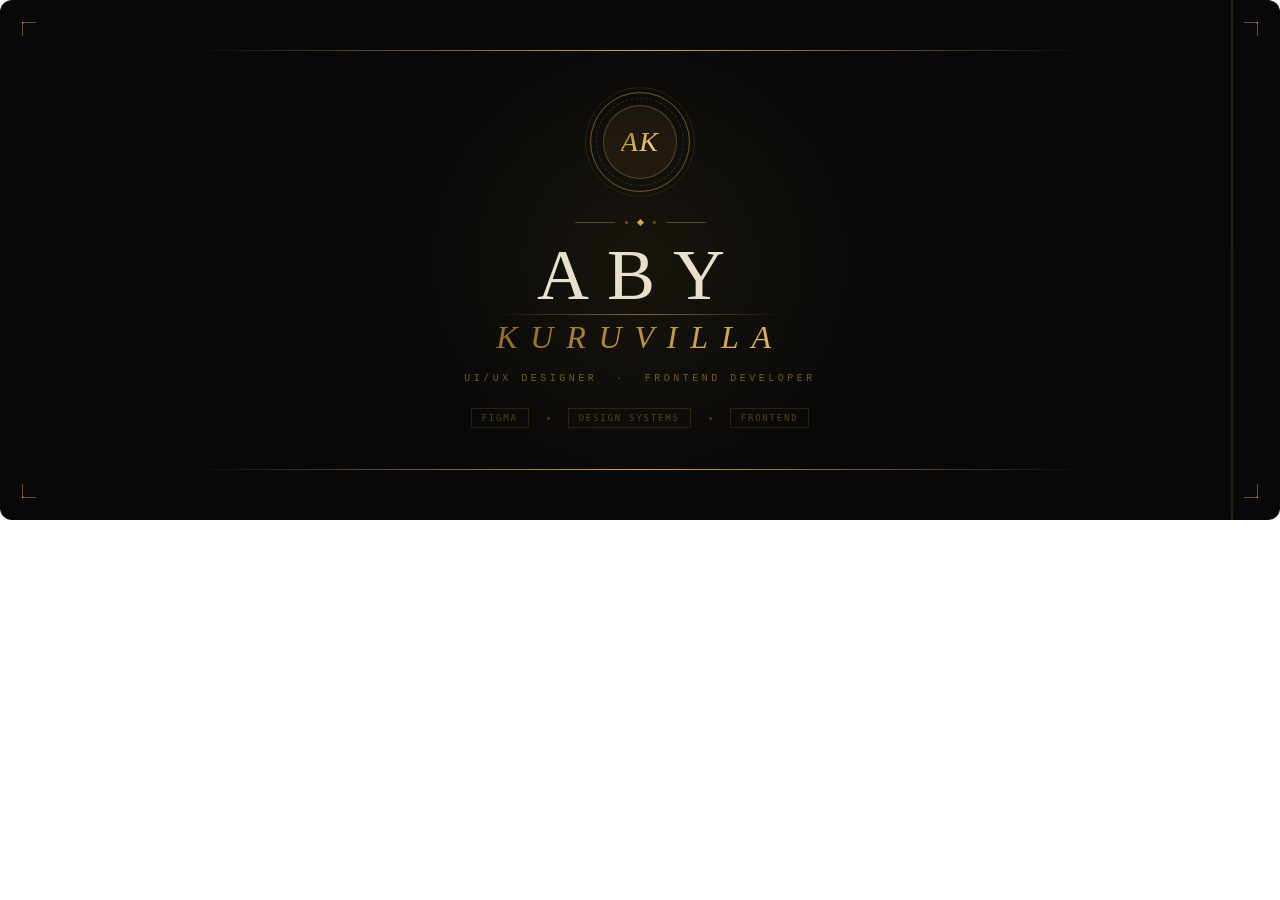
<file: Assets/Ak-logo.svg_files/saved_resource(3).html>
<!DOCTYPE html>
<!-- saved from url=(0357)https://374a79db5e53e008d293f788e446e47c.claudemcpcontent.com/mcp_apps?connect-src=https%3A%2F%2Fesm.sh+https%3A%2F%2Fcdnjs.cloudflare.com+https%3A%2F%2Fcdn.jsdelivr.net+https%3A%2F%2Funpkg.com&resource-src=https%3A%2F%2Fesm.sh+https%3A%2F%2Fcdnjs.cloudflare.com+https%3A%2F%2Fcdn.jsdelivr.net+https%3A%2F%2Funpkg.com+https%3A%2F%2Fassets.claude.ai&dev=true -->
<html lang="en"><head><meta http-equiv="Content-Type" content="text/html; charset=UTF-8">
  
  <meta name="viewport" content="width=device-width, initial-scale=1.0">
  <title>Visualize Widget</title>
  <style id="mcp-host-fonts">
@font-face {
  font-family: "Anthropic Sans";
  src: url("https://assets.claude.ai/Fonts/AnthropicSans-Text-Regular-Static.otf") format("opentype");
  font-weight: 400;
  font-style: normal;
  font-display: swap;
}
@font-face {
  font-family: "Anthropic Sans";
  src: url("https://assets.claude.ai/Fonts/AnthropicSans-Text-RegularItalic-Static.otf") format("opentype");
  font-weight: 400;
  font-style: italic;
  font-display: swap;
}
@font-face {
  font-family: "Anthropic Sans";
  src: url("https://assets.claude.ai/Fonts/AnthropicSans-Text-Medium-Static.otf") format("opentype");
  font-weight: 500;
  font-style: normal;
  font-display: swap;
}
@font-face {
  font-family: "Anthropic Sans";
  src: url("https://assets.claude.ai/Fonts/AnthropicSans-Text-MediumItalic-Static.otf") format("opentype");
  font-weight: 500;
  font-style: italic;
  font-display: swap;
}
@font-face {
  font-family: "Anthropic Sans";
  src: url("https://assets.claude.ai/Fonts/AnthropicSans-Text-Semibold-Static.otf") format("opentype");
  font-weight: 600;
  font-style: normal;
  font-display: swap;
}
@font-face {
  font-family: "Anthropic Sans";
  src: url("https://assets.claude.ai/Fonts/AnthropicSans-Text-SemiboldItalic-Static.otf") format("opentype");
  font-weight: 600;
  font-style: italic;
  font-display: swap;
}
@font-face {
  font-family: "Anthropic Sans";
  src: url("https://assets.claude.ai/Fonts/AnthropicSans-Text-Bold-Static.otf") format("opentype");
  font-weight: 700;
  font-style: normal;
  font-display: swap;
}
@font-face {
  font-family: "Anthropic Sans";
  src: url("https://assets.claude.ai/Fonts/AnthropicSans-Text-BoldItalic-Static.otf") format("opentype");
  font-weight: 700;
  font-style: italic;
  font-display: swap;
}
</style>
  <style>@font-face {
  font-family: "Anthropic Serif";
  src: url("https://assets.claude.ai/Fonts/AnthropicSerif-Text-Regular-Static.otf")
    format("opentype");
  font-weight: 400;
  font-style: normal;
  font-display: swap;
}
@font-face {
  font-family: "Anthropic Serif";
  src: url("https://assets.claude.ai/Fonts/AnthropicSerif-Text-RegularItalic-Static.otf")
    format("opentype");
  font-weight: 400;
  font-style: italic;
  font-display: swap;
}
@font-face {
  font-family: "Anthropic Serif";
  src: url("https://assets.claude.ai/Fonts/AnthropicSerif-Text-Medium-Static.otf")
    format("opentype");
  font-weight: 500;
  font-style: normal;
  font-display: swap;
}
@font-face {
  font-family: "Anthropic Serif";
  src: url("https://assets.claude.ai/Fonts/AnthropicSerif-Text-MediumItalic-Static.otf")
    format("opentype");
  font-weight: 500;
  font-style: italic;
  font-display: swap;
}
@font-face {
  font-family: "Anthropic Serif";
  src: url("https://assets.claude.ai/Fonts/AnthropicSerif-Text-Semibold-Static.otf")
    format("opentype");
  font-weight: 600;
  font-style: normal;
  font-display: swap;
}
@font-face {
  font-family: "Anthropic Serif";
  src: url("https://assets.claude.ai/Fonts/AnthropicSerif-Text-SemiboldItalic-Static.otf")
    format("opentype");
  font-weight: 600;
  font-style: italic;
  font-display: swap;
}
@font-face {
  font-family: "Anthropic Serif";
  src: url("https://assets.claude.ai/Fonts/AnthropicSerif-Text-Bold-Static.otf")
    format("opentype");
  font-weight: 700;
  font-style: normal;
  font-display: swap;
}
@font-face {
  font-family: "Anthropic Serif";
  src: url("https://assets.claude.ai/Fonts/AnthropicSerif-Text-BoldItalic-Static.otf")
    format("opentype");
  font-weight: 700;
  font-style: italic;
  font-display: swap;
}</style>
  <style>:root {
  color-scheme: light dark;
  --font-serif: "Anthropic Serif", Georgia, "Times New Roman", serif;
}
* {
  box-sizing: border-box;
  margin: 0;
  padding: 0;
}
input,
select,
textarea,
button {
  font-family: inherit;
}
body {
  font-family:
    "Anthropic Sans",
    -apple-system,
    BlinkMacSystemFont,
    "Segoe UI",
    sans-serif;
  background: transparent;
}
/* Short var aliases — saves ~5 tokens per reference */
:root {
  --p: var(--color-text-primary);
  --s: var(--color-text-secondary);
  --t: var(--color-text-tertiary);
  --bg2: var(--color-background-secondary);
  --b: var(--color-border-secondary);
}

/* SVG utility classes — use class="t" instead of repeating font/fill attrs */
.t {
  font-size: 14px;
  fill: var(--p);
}
.ts {
  font-size: 12px;
  fill: var(--s);
}
.th {
  font-size: 14px;
  fill: var(--p);
  font-weight: 500;
}
.box {
  fill: var(--bg2);
  stroke: var(--b);
}
.arr {
  stroke: var(--t);
  fill: none;
  stroke-width: 1.5;
}
.node {
  cursor: pointer;
}
.node:hover rect,
.node:hover .box {
  filter: brightness(0.97);
}
.node:hover text {
  opacity: 0.8;
}

/* Form element defaults — model writes bare <input>, styling is automatic */
input:not([type="range"]):not([type="checkbox"]):not([type="radio"]),
select,
textarea {
  width: 100%;
  height: 36px;
  padding: 8px 12px;
  font-size: 16px;
  background: var(--color-background-primary);
  color: var(--color-text-primary);
  border: 0.5px solid var(--color-border-tertiary);
  border-radius: 6px;
  outline: none;
  transition:
    border-color 0.15s,
    box-shadow 0.15s;
}
textarea {
  height: auto;
  min-height: 80px;
  resize: vertical;
}
input:not([type="range"]):not([type="checkbox"]):not([type="radio"]):hover,
select:hover,
textarea:hover {
  border-color: var(--color-border-secondary);
}
input:not([type="range"]):not([type="checkbox"]):not([type="radio"]):focus,
select:focus,
textarea:focus {
  border-color: var(--color-border-info);
  box-shadow: 0 0 0 3px var(--color-background-info);
}
select {
  cursor: pointer;
}

/* Range slider — model writes bare <input type="range">, styling automatic */
input[type="range"] {
  -webkit-appearance: none;
  appearance: none;
  width: 100%;
  height: 4px;
  background: light-dark(rgba(0, 0, 0, 0.08), rgba(255, 255, 255, 0.1));
  border-radius: 2px;
  outline: none;
}
input[type="range"]::-webkit-slider-thumb {
  -webkit-appearance: none;
  width: 18px;
  height: 18px;
  border-radius: 50%;
  background: var(--color-background-primary);
  border: 1px solid var(--color-border-secondary);
  cursor: pointer;
  transition:
    border-color 0.15s,
    transform 0.15s;
}
input[type="range"]:hover::-webkit-slider-thumb {
  border-color: var(--color-border-primary);
  transform: scale(1.1);
}
input[type="range"]::-moz-range-thumb {
  width: 18px;
  height: 18px;
  border-radius: 50%;
  background: var(--color-background-primary);
  border: 1px solid var(--color-border-secondary);
  cursor: pointer;
}

/* Button defaults — model writes bare <button>, interaction states automatic */
button:not(#action-btns button) {
  padding: 8px 16px;
  font-size: 14px;
  background: transparent;
  color: var(--color-text-primary);
  border: 0.5px solid var(--color-border-secondary);
  border-radius: var(--border-radius-md);
  cursor: pointer;
  transition:
    background 0.15s,
    transform 0.1s;
}
button:not(#action-btns button):hover {
  background: var(--color-background-secondary);
}
button:not(#action-btns button):active {
  background: var(--color-border-tertiary);
  transform: scale(0.98);
}

/* Headings — bare tags get correct color in both modes */
h1,
h2,
h3,
h4,
h5,
h6 {
  color: var(--color-text-primary);
}

.leader {
  stroke: var(--t);
  stroke-width: 0.5;
  stroke-dasharray: 4 3;
  fill: none;
}

/* Color ramp classes — apply to <g> or shape element (rect/ellipse/circle/polygon), never <path>.
   light-dark() responds to ancestor color-scheme, not just OS preference. */
g.c-purple > rect,
g.c-purple > ellipse,
g.c-purple > circle,
g.c-purple > polygon,
rect.c-purple,
ellipse.c-purple,
circle.c-purple,
polygon.c-purple {
  fill: light-dark(#eeedfe, #3c3489);
  stroke: light-dark(#534ab7, #afa9ec);
}
.c-purple > .th,
.c-purple > .t {
  fill: light-dark(#3c3489, #cecbf6);
}
.c-purple > .ts {
  fill: light-dark(#534ab7, #afa9ec);
}
g.c-teal > rect,
g.c-teal > ellipse,
g.c-teal > circle,
g.c-teal > polygon,
rect.c-teal,
ellipse.c-teal,
circle.c-teal,
polygon.c-teal {
  fill: light-dark(#e1f5ee, #085041);
  stroke: light-dark(#0f6e56, #5dcaa5);
}
.c-teal > .th,
.c-teal > .t {
  fill: light-dark(#085041, #9fe1cb);
}
.c-teal > .ts {
  fill: light-dark(#0f6e56, #5dcaa5);
}
g.c-coral > rect,
g.c-coral > ellipse,
g.c-coral > circle,
g.c-coral > polygon,
rect.c-coral,
ellipse.c-coral,
circle.c-coral,
polygon.c-coral {
  fill: light-dark(#faece7, #712b13);
  stroke: light-dark(#993c1d, #f0997b);
}
.c-coral > .th,
.c-coral > .t {
  fill: light-dark(#712b13, #f5c4b3);
}
.c-coral > .ts {
  fill: light-dark(#993c1d, #f0997b);
}
g.c-pink > rect,
g.c-pink > ellipse,
g.c-pink > circle,
g.c-pink > polygon,
rect.c-pink,
ellipse.c-pink,
circle.c-pink,
polygon.c-pink {
  fill: light-dark(#fbeaf0, #72243e);
  stroke: light-dark(#993556, #ed93b1);
}
.c-pink > .th,
.c-pink > .t {
  fill: light-dark(#72243e, #f4c0d1);
}
.c-pink > .ts {
  fill: light-dark(#993556, #ed93b1);
}
g.c-gray > rect,
g.c-gray > ellipse,
g.c-gray > circle,
g.c-gray > polygon,
rect.c-gray,
ellipse.c-gray,
circle.c-gray,
polygon.c-gray {
  fill: light-dark(#f1efe8, #444441);
  stroke: light-dark(#5f5e5a, #b4b2a9);
}
.c-gray > .th,
.c-gray > .t {
  fill: light-dark(#444441, #d3d1c7);
}
.c-gray > .ts {
  fill: light-dark(#5f5e5a, #b4b2a9);
}
g.c-blue > rect,
g.c-blue > ellipse,
g.c-blue > circle,
g.c-blue > polygon,
rect.c-blue,
ellipse.c-blue,
circle.c-blue,
polygon.c-blue {
  fill: light-dark(#e6f1fb, #0c447c);
  stroke: light-dark(#185fa5, #85b7eb);
}
.c-blue > .th,
.c-blue > .t {
  fill: light-dark(#0c447c, #b5d4f4);
}
.c-blue > .ts {
  fill: light-dark(#185fa5, #85b7eb);
}
g.c-green > rect,
g.c-green > ellipse,
g.c-green > circle,
g.c-green > polygon,
rect.c-green,
ellipse.c-green,
circle.c-green,
polygon.c-green {
  fill: light-dark(#eaf3de, #27500a);
  stroke: light-dark(#3b6d11, #97c459);
}
.c-green > .th,
.c-green > .t {
  fill: light-dark(#27500a, #c0dd97);
}
.c-green > .ts {
  fill: light-dark(#3b6d11, #97c459);
}
g.c-amber > rect,
g.c-amber > ellipse,
g.c-amber > circle,
g.c-amber > polygon,
rect.c-amber,
ellipse.c-amber,
circle.c-amber,
polygon.c-amber {
  fill: light-dark(#faeeda, #633806);
  stroke: light-dark(#854f0b, #ef9f27);
}
.c-amber > .th,
.c-amber > .t {
  fill: light-dark(#633806, #fac775);
}
.c-amber > .ts {
  fill: light-dark(#854f0b, #ef9f27);
}
g.c-red > rect,
g.c-red > ellipse,
g.c-red > circle,
g.c-red > polygon,
rect.c-red,
ellipse.c-red,
circle.c-red,
polygon.c-red {
  fill: light-dark(#fcebeb, #791f1f);
  stroke: light-dark(#a32d2d, #f09595);
}
.c-red > .th,
.c-red > .t {
  fill: light-dark(#791f1f, #f7c1c1);
}
.c-red > .ts {
  fill: light-dark(#a32d2d, #f09595);
}

/* Mermaid class/ER diagrams — match house aesthetic.
   Mermaid v11 class/ER renderers use <path> (not <rect>) with inline stroke/fill
   attrs that IGNORE themeVariables mainBkg/nodeBorder. Labels are
   <foreignObject><div><span class="nodeLabel"><p>text</p> — NOT <text>. All style
   fixes require !important to beat inline attrs + mermaid's inline <style>.
   Selectors target .classDiagram/.erDiagram SVG root classes (always present)
   rather than a .mermaid wrapper (which the model sometimes omits). */
svg.classDiagram,
svg.erDiagram {
  font-size: 13px;
  max-width: 100%;
  height: auto;
}
/* Mermaid sizes foreignObject to fit measured text width. If we upsize post-render,
   text clips. So: overflow visible on FO, and widen inner div past its max-width. */
svg.classDiagram foreignObject,
svg.erDiagram foreignObject {
  overflow: visible;
}
svg.classDiagram foreignObject > div,
svg.erDiagram foreignObject > div {
  max-width: none !important;
}
/* Body text: members, methods, attribute rows */
svg.classDiagram .nodeLabel,
svg.erDiagram .nodeLabel,
svg.classDiagram .label foreignObject div,
svg.erDiagram .label foreignObject div {
  font-family: var(--font-sans) !important;
  font-size: 13px !important;
  font-weight: 400 !important;
  color: var(--color-text-secondary) !important;
}
/* Titles: classDiagram wraps in .label-group; erDiagram wraps in .name */
svg.classDiagram .label-group .nodeLabel,
svg.erDiagram .name .nodeLabel {
  font-size: 14px !important;
  font-weight: 500 !important;
  color: var(--color-text-primary) !important;
}
/* Kill mermaid's inline style="font-weight: bolder" on the .label wrapper */
svg.classDiagram .label-group .label {
  font-weight: 500 !important;
}
/* Edge labels (relationship verbs + cardinality) */
svg.classDiagram .edgeLabel,
svg.classDiagram .edgeLabel span,
svg.classDiagram .edgeTerminals foreignObject div,
svg.erDiagram .edgeLabel,
svg.erDiagram .edgeLabel span {
  font-size: 11px !important;
  color: var(--color-text-tertiary) !important;
}
/* Box outlines, row stripes, dividers — all rendered as <path> with inline attrs.
   Mermaid's '#id .node path { fill:... }' CSS beats fill="none" attr — force fill:none. */
svg.classDiagram .node path[stroke]:not([stroke="none"]),
svg.classDiagram .divider path,
svg.erDiagram .node path[stroke]:not([stroke="none"]),
svg.erDiagram .divider path {
  stroke: var(--color-border-tertiary) !important;
  stroke-width: 0.5px !important;
  fill: none !important;
}
/* classDiagram: box fill (inside .basic.label-container). Mermaid's inline CSS
   '#id .node path { stroke:... }' beats the stroke="none" attr (SVG attrs have
   lowest specificity), and the fill path is open (no Z) so the phantom stroke
   only paints top/right/bottom — left edge looks darker. Kill the stroke. */
svg.classDiagram .node .basic path[fill]:not([fill="none"]) {
  fill: var(--color-background-primary) !important;
  stroke: none !important;
  stroke-width: 0 !important;
}
/* erDiagram: header row (anonymous first-child <g>) uses secondary bg */
svg.erDiagram .node > g:first-child > path[fill]:not([fill="none"]) {
  fill: var(--color-background-secondary) !important;
}
/* erDiagram: row stripes */
svg.erDiagram .row-rect-odd path[fill]:not([fill="none"]) {
  fill: var(--color-background-primary) !important;
}
svg.erDiagram .row-rect-even path[fill]:not([fill="none"]) {
  fill: var(--color-background-secondary) !important;
}
/* Connector lines */
svg.erDiagram .relationshipLine,
svg.classDiagram .relation {
  stroke: var(--color-text-tertiary) !important;
  stroke-width: 1px !important;
}
svg.classDiagram .marker,
svg.classDiagram marker path,
svg.erDiagram .marker,
svg.erDiagram marker path {
  stroke: var(--color-text-tertiary) !important;
  stroke-width: 1px !important;
}
svg.classDiagram marker path[fill]:not([fill="none"]):not([fill="transparent"]),
svg.erDiagram marker path[fill]:not([fill="none"]):not([fill="transparent"]) {
  fill: var(--color-text-tertiary) !important;
}
/* Relationship label background — kill default 0.7 opacity */
svg.classDiagram .labelBkg,
svg.erDiagram .labelBkg {
  background-color: var(--color-background-primary) !important;
  opacity: 1 !important;
}

body {
  position: relative;
}
#vis-container {
  width: 100%;
  position: relative;
  overflow: hidden;
}
#vis-container > svg {
  display: block;
  margin-inline: auto;
  max-width: 100%;
  height: auto;
  overflow: visible;
}

/* Action buttons group.
   hidden attr is removed on tool-input (final) so buttons never show during streaming.
   Popover items: Copy to clipboard, Download file, Save as artifact. */
#action-btns {
  position: absolute;
  top: 8px;
  right: 8px;
  z-index: 2147483647;
  display: flex;
  gap: 4px;
  opacity: 0;
  transition: opacity 0.2s ease;
}
/* display:flex above would override UA [hidden] — restore it */
#action-btns[hidden] {
  display: none;
}
body:hover #action-btns {
  opacity: 1;
}
/* 28×28 chip style for the ⋯ trigger.
   bg-100 at rest (visible over widget content), bg-300 on hover.
   No border — bg change is enough hover feedback. Transparent border stays
   for layout stability. Fallback light-dark() values match the design-system
   --bg-100/--bg-300 tokens (widget iframe doesn't receive them via host
   context, only --color-background-* semantic vars). */
#action-btns > button {
  width: 28px;
  height: 28px;
  padding: 0;
  display: flex;
  align-items: center;
  justify-content: center;
  border-radius: var(--border-radius-sm, 6px);
  background: var(--bg-100, light-dark(#faf9f5, #262624));
  border: 1px solid transparent;
  color: var(--color-text-secondary, #3d3d3a);
  cursor: pointer;
  transition: background 0.15s ease;
}
#action-btns > button:hover {
  background: var(--bg-300, light-dark(#f0eee6, #141413));
}
/* Popover — drops down-left from the trigger.
   Styled to match the native claude.ai Radix dropdown: white bg, backdrop
   blur, 0.5px border, subtle shadow. Items are single-line icon + label,
   matching the conversation menu (Star/Rename/Add to project). */
#more-popover {
  position: absolute;
  top: calc(100% + 4px);
  right: 0;
  min-width: 8rem;
  padding: 6px;
  border-radius: 12px;
  background: var(--color-background-primary, #fff);
  border: 0.5px solid var(--color-border-secondary, rgba(0, 0, 0, 0.1));
  backdrop-filter: blur(24px);
  -webkit-backdrop-filter: blur(24px);
  box-shadow: 0 2px 8px light-dark(rgba(0, 0, 0, 0.08), rgba(0, 0, 0, 0.24));
  font-family: var(--font-sans, system-ui);
  color: var(--color-text-secondary, #3d3d3a);
  opacity: 0;
  visibility: hidden;
  transform: translateY(-4px);
  transition:
    opacity 0.15s ease,
    transform 0.15s ease,
    visibility 0s linear 0.15s;
}
/* Reveal only when hovering the ⋯ trigger or the popover itself. A 4px
   dead-zone between trigger and popover would close it, so
   #more-popover:hover keeps it open during the crossing. */
#more-btn:hover ~ #more-popover,
#more-popover:hover {
  opacity: 1;
  visibility: visible;
  transform: translateY(0);
  transition:
    opacity 0.15s ease,
    transform 0.15s ease,
    visibility 0s;
}
/* Popover items — single-line icon + label, matching native dropdown menu */
.more-item {
  display: flex;
  align-items: center;
  gap: 10px;
  width: 100%;
  padding: 8px;
  border: none;
  background: transparent;
  border-radius: 8px;
  cursor: pointer;
  text-align: left;
  font-family: var(--font-sans, system-ui) !important;
  color: inherit;
  transition: background 0.1s ease;
  white-space: nowrap;
}
.more-item:hover {
  background: var(--color-background-secondary, #f5f4ed);
  color: var(--color-text-primary, #141413);
}
.more-item-icon {
  flex-shrink: 0;
  width: 20px;
  height: 20px;
  display: flex;
  align-items: center;
  justify-content: center;
}
.more-item-icon svg {
  width: 20px;
  height: 20px;
}
.more-item-label {
  font-family: var(--font-sans, system-ui) !important;
  font-size: 14px;
  line-height: 1.3;
  white-space: nowrap;
}
#copy-toast {
  position: fixed;
  top: 12px;
  left: 50%;
  transform: translateX(-50%) translateY(-20px);
  background: var(--color-background-danger, #f7ecec);
  color: var(--color-text-danger, #7f2c28);
  border: 1px solid var(--color-border-danger, #a73d39);
  font-family: var(--font-sans, system-ui);
  font-size: 13px;
  padding: 8px 14px;
  border-radius: var(--border-radius-md, 8px);
  pointer-events: none;
  opacity: 0;
  transition:
    opacity 0.2s ease,
    transform 0.2s ease;
  z-index: 2147483647;
  white-space: nowrap;
}
#copy-toast.visible {
  opacity: 1;
  transform: translateX(-50%) translateY(0);
}

/* HTML scripts-loading shimmer */
#vis-container.scripts-loading {
  pointer-events: none;
  opacity: 0.7;
}
#vis-container.scripts-loading::after {
  content: "";
  position: absolute;
  inset: 0;
  z-index: 10000;
  overflow: hidden;
}
#vis-container.scripts-loading::before {
  content: "";
  position: absolute;
  top: -50%;
  left: 0;
  width: 60%;
  height: 200%;
  z-index: 10001;
  background: linear-gradient(
    90deg,
    transparent 0%,
    light-dark(rgba(0, 0, 0, 0.06), rgba(255, 255, 255, 0.08)) 50%,
    transparent 100%
  );
  animation: scriptsShimmer 2s ease-in-out infinite;
}
@keyframes scriptsShimmer {
  0% {
    transform: translateX(-100%) rotate(25deg);
  }
  100% {
    transform: translateX(200%) rotate(25deg);
  }
}</style>
  <style id="entry-animation">/* Entry animation for streaming SVG elements.
   Scoped to #vis-container.streaming — widget-main.ts adds the class on first
   tool-input-partial and removes it on tool-input. After streaming, scripts
   that rebuild SVG via innerHTML (e.g. slider-driven charts) won't trigger this.
   Uses CSS individual transform property (scale) to avoid conflicts with SVG transform attribute.
   Excludes elements with transform/opacity attributes to prevent CSS overriding SVG values. */
@keyframes svgFadeInScale {
  from {
    opacity: 0;
    scale: 0.95;
  }
  to {
    opacity: 1;
    scale: 1;
  }
}
#vis-container.streaming
  :where(
    svg,
    circle,
    rect,
    path,
    polygon,
    polyline,
    line,
    ellipse,
    g,
    text
  ):not([transform]):not([opacity]) {
  transition:
    fill 0.4s ease-out,
    stroke 0.4s ease-out,
    opacity 0.4s ease-out;
  animation: svgFadeInScale 0.5s ease-out;
  transform-origin: center;
}</style>
<style id="mcp-host-variables">:root {
  --color-background-primary: light-dark(rgba(255, 255, 255, 1), rgba(48, 48, 46, 1));
  --color-background-secondary: light-dark(rgba(245, 244, 237, 1), rgba(38, 38, 36, 1));
  --color-background-tertiary: light-dark(rgba(250, 249, 245, 1), rgba(20, 20, 19, 1));
  --color-background-inverse: light-dark(rgba(20, 20, 19, 1), rgba(250, 249, 245, 1));
  --color-background-ghost: light-dark(rgba(255, 255, 255, 0), rgba(48, 48, 46, 0));
  --color-background-info: light-dark(rgba(214, 228, 246, 1), rgba(37, 62, 95, 1));
  --color-background-danger: light-dark(rgba(247, 236, 236, 1), rgba(96, 42, 40, 1));
  --color-background-success: light-dark(rgba(233, 241, 220, 1), rgba(27, 70, 20, 1));
  --color-background-warning: light-dark(rgba(246, 238, 223, 1), rgba(72, 58, 15, 1));
  --color-background-disabled: light-dark(rgba(255, 255, 255, 0.5), rgba(48, 48, 46, 0.5));
  --color-text-primary: light-dark(rgba(20, 20, 19, 1), rgba(250, 249, 245, 1));
  --color-text-secondary: light-dark(rgba(61, 61, 58, 1), rgba(194, 192, 182, 1));
  --color-text-tertiary: light-dark(rgba(115, 114, 108, 1), rgba(156, 154, 146, 1));
  --color-text-inverse: light-dark(rgba(255, 255, 255, 1), rgba(20, 20, 19, 1));
  --color-text-info: light-dark(rgba(50, 102, 173, 1), rgba(128, 170, 221, 1));
  --color-text-danger: light-dark(rgba(127, 44, 40, 1), rgba(238, 136, 132, 1));
  --color-text-success: light-dark(rgba(38, 91, 25, 1), rgba(122, 185, 72, 1));
  --color-text-warning: light-dark(rgba(90, 72, 21, 1), rgba(209, 160, 65, 1));
  --color-text-disabled: light-dark(rgba(20, 20, 19, 0.5), rgba(250, 249, 245, 0.5));
  --color-text-ghost: light-dark(rgba(115, 114, 108, 0.5), rgba(156, 154, 146, 0.5));
  --color-border-primary: light-dark(rgba(31, 30, 29, 0.4), rgba(222, 220, 209, 0.4));
  --color-border-secondary: light-dark(rgba(31, 30, 29, 0.3), rgba(222, 220, 209, 0.3));
  --color-border-tertiary: light-dark(rgba(31, 30, 29, 0.15), rgba(222, 220, 209, 0.15));
  --color-border-inverse: light-dark(rgba(255, 255, 255, 0.3), rgba(20, 20, 19, 0.15));
  --color-border-ghost: light-dark(rgba(31, 30, 29, 0), rgba(222, 220, 209, 0));
  --color-border-info: light-dark(rgba(70, 130, 213, 1), rgba(70, 130, 213, 1));
  --color-border-danger: light-dark(rgba(167, 61, 57, 1), rgba(205, 92, 88, 1));
  --color-border-success: light-dark(rgba(67, 116, 38, 1), rgba(89, 145, 48, 1));
  --color-border-warning: light-dark(rgba(128, 92, 31, 1), rgba(168, 120, 41, 1));
  --color-border-disabled: light-dark(rgba(31, 30, 29, 0.1), rgba(222, 220, 209, 0.1));
  --color-ring-primary: light-dark(rgba(20, 20, 19, 0.7), rgba(250, 249, 245, 0.7));
  --color-ring-secondary: light-dark(rgba(61, 61, 58, 0.7), rgba(194, 192, 182, 0.7));
  --color-ring-inverse: light-dark(rgba(255, 255, 255, 0.7), rgba(20, 20, 19, 0.7));
  --color-ring-info: light-dark(rgba(50, 102, 173, 0.5), rgba(128, 170, 221, 0.5));
  --color-ring-danger: light-dark(rgba(167, 61, 57, 0.5), rgba(205, 92, 88, 0.5));
  --color-ring-success: light-dark(rgba(67, 116, 38, 0.5), rgba(89, 145, 48, 0.5));
  --color-ring-warning: light-dark(rgba(128, 92, 31, 0.5), rgba(168, 120, 41, 0.5));
  --font-sans: Anthropic Sans, sans-serif;
  --font-mono: ui-monospace, monospace;
  --font-weight-normal: 400;
  --font-weight-medium: 500;
  --font-weight-semibold: 600;
  --font-weight-bold: 700;
  --font-text-xs-size: 12px;
  --font-text-sm-size: 14px;
  --font-text-md-size: 16px;
  --font-text-lg-size: 20px;
  --font-heading-xs-size: 12px;
  --font-heading-sm-size: 14px;
  --font-heading-md-size: 16px;
  --font-heading-lg-size: 20px;
  --font-heading-xl-size: 24px;
  --font-heading-2xl-size: 28px;
  --font-heading-3xl-size: 36px;
  --font-text-xs-line-height: 1.4;
  --font-text-sm-line-height: 1.4;
  --font-text-md-line-height: 1.4;
  --font-text-lg-line-height: 1.25;
  --font-heading-xs-line-height: 1.4;
  --font-heading-sm-line-height: 1.4;
  --font-heading-md-line-height: 1.4;
  --font-heading-lg-line-height: 1.25;
  --font-heading-xl-line-height: 1.25;
  --font-heading-2xl-line-height: 1.1;
  --font-heading-3xl-line-height: 1;
  --border-radius-xs: 4px;
  --border-radius-sm: 6px;
  --border-radius-md: 8px;
  --border-radius-lg: 10px;
  --border-radius-xl: 12px;
  --border-radius-full: 9999px;
  --border-width-regular: 0.5px;
  --shadow-hairline: 0 1px 2px 0 rgba(0, 0, 0, 0.05);
  --shadow-sm: 0 1px 3px 0 rgba(0, 0, 0, 0.1), 0 1px 2px -1px rgba(0, 0, 0, 0.1);
  --shadow-md: 0 4px 6px -1px rgba(0, 0, 0, 0.1), 0 2px 4px -2px rgba(0, 0, 0, 0.1);
  --shadow-lg: 0 10px 15px -3px rgba(0, 0, 0, 0.1), 0 4px 6px -4px rgba(0, 0, 0, 0.1);
}</style></head>
<body>
  <!-- Pre-defined SVG markers — available to all SVGs via url(#arrow) -->
  <svg style="position:absolute;width:0;height:0" aria-hidden="true">
    <defs>
      <marker id="arrow" viewBox="0 0 10 10" refX="8" refY="5" markerWidth="6" markerHeight="6" orient="auto-start-reverse">
        <path d="M2 1L8 5L2 9" fill="none" stroke="context-stroke" stroke-width="1.5" stroke-linecap="round" stroke-linejoin="round"></path>
      </marker>
    </defs>
  </svg>
  <div id="vis-container">
<style>
  * { margin: 0; padding: 0; box-sizing: border-box; }
  body { background: transparent; }

  .logo-stage {
    width: 100%;
    min-height: 520px;
    background: #080808;
    display: flex;
    flex-direction: column;
    align-items: center;
    justify-content: center;
    position: relative;
    overflow: hidden;
    border-radius: 12px;
  }

  /* ── Radial gold glow background ── */
  .logo-stage::before {
    content: '';
    position: absolute;
    width: 500px; height: 500px;
    border-radius: 50%;
    background: radial-gradient(circle, rgba(212,168,75,0.08) 0%, transparent 70%);
    top: 50%; left: 50%;
    transform: translate(-50%, -50%);
    animation: glowBreath 4s ease-in-out infinite alternate;
  }
  @keyframes glowBreath {
    from { opacity: 0.5; transform: translate(-50%, -50%) scale(0.9); }
    to   { opacity: 1;   transform: translate(-50%, -50%) scale(1.1); }
  }

  /* ── Corner ornaments ── */
  .corner {
    position: absolute;
    width: 28px; height: 28px;
    opacity: 0;
    animation: cornerFade 0.6s ease forwards;
  }
  .corner svg { width: 100%; height: 100%; }
  .corner.tl { top: 22px; left: 22px; animation-delay: 1.8s; }
  .corner.tr { top: 22px; right: 22px; animation-delay: 2s; transform: rotate(90deg); }
  .corner.bl { bottom: 22px; left: 22px; animation-delay: 2.2s; transform: rotate(-90deg); }
  .corner.br { bottom: 22px; right: 22px; animation-delay: 2.4s; transform: rotate(180deg); }
  @keyframes cornerFade { to { opacity: 1; } }

  /* ── Horizontal gold rule ── */
  .gold-rule {
    width: 0;
    height: 1px;
    background: linear-gradient(90deg, transparent, #d4a84b, transparent);
    position: absolute;
    animation: ruleExpand 0.9s cubic-bezier(0.16,1,0.3,1) 0.3s forwards;
  }
  .gold-rule.top    { top: 50px; }
  .gold-rule.bottom { bottom: 50px; }
  @keyframes ruleExpand { to { width: 70%; } }

  /* ── Monogram badge ── */
  .monogram-wrap {
    position: relative;
    z-index: 2;
    opacity: 0;
    transform: scale(0.6) rotate(-15deg);
    animation: monogramPop 0.8s cubic-bezier(0.16,1,0.3,1) 0.6s forwards;
    margin-bottom: 28px;
  }
  @keyframes monogramPop {
    to { opacity: 1; transform: scale(1) rotate(0deg); }
  }

  .monogram-ring {
    width: 100px; height: 100px;
    border-radius: 50%;
    border: 1.5px solid rgba(212,168,75,0.5);
    display: flex; align-items: center; justify-content: center;
    position: relative;
    animation: ringRotate 18s linear infinite;
  }
  @keyframes ringRotate {
    to { transform: rotate(360deg); }
  }
  .monogram-ring::before {
    content: '';
    position: absolute;
    width: 86px; height: 86px;
    border-radius: 50%;
    border: 1px dashed rgba(212,168,75,0.2);
    animation: ringRotate 12s linear infinite reverse;
  }
  .monogram-ring::after {
    content: '';
    position: absolute;
    width: 108px; height: 108px;
    border-radius: 50%;
    border: 1px solid rgba(212,168,75,0.12);
  }
  .monogram-inner {
    width: 74px; height: 74px;
    background: rgba(212,168,75,0.08);
    border-radius: 50%;
    border: 1px solid rgba(212,168,75,0.3);
    display: flex; align-items: center; justify-content: center;
    animation: ringRotate 18s linear infinite reverse;
  }
  .monogram-letters {
    font-family: 'Cormorant Garamond', 'Georgia', serif;
    font-size: 28px;
    font-style: italic;
    font-weight: 400;
    background: linear-gradient(135deg, #8a6820 0%, #d4a84b 40%, #f0c97a 70%, #d4a84b 100%);
    -webkit-background-clip: text;
    -webkit-text-fill-color: transparent;
    background-clip: text;
    line-height: 1;
    letter-spacing: 0.05em;
  }

  /* ── Diamond separator ── */
  .diamond-sep {
    display: flex; align-items: center; gap: 10px;
    opacity: 0;
    animation: fadeSlideUp 0.6s ease 1.4s forwards;
    margin-bottom: 14px;
    position: relative; z-index: 2;
  }
  @keyframes fadeSlideUp {
    from { opacity: 0; transform: translateY(12px); }
    to   { opacity: 1; transform: translateY(0); }
  }
  .sep-line { width: 40px; height: 1px; background: rgba(212,168,75,0.35); }
  .sep-diamond {
    width: 5px; height: 5px;
    background: #d4a84b;
    transform: rotate(45deg);
  }
  .sep-dot {
    width: 3px; height: 3px;
    background: rgba(212,168,75,0.4);
    transform: rotate(45deg);
  }

  /* ── Main name ── */
  .name-wrap {
    position: relative; z-index: 2;
    text-align: center;
    overflow: hidden;
  }

  .name-first {
    display: block;
    font-family: 'Cormorant Garamond', 'Georgia', serif;
    font-size: clamp(48px, 8vw, 72px);
    font-weight: 300;
    letter-spacing: 0.25em;
    text-transform: uppercase;
    color: #e8e0cc;
    line-height: 1;
    opacity: 0;
    transform: translateY(40px);
    animation: nameReveal 0.9s cubic-bezier(0.16,1,0.3,1) 0.9s forwards;
    position: relative;
  }
  .name-first::after {
    content: '';
    position: absolute;
    bottom: -4px; left: 0; right: 0;
    height: 1px;
    background: linear-gradient(90deg, transparent, rgba(212,168,75,0.6), transparent);
    opacity: 0;
    animation: fadeIn 0.4s ease 1.6s forwards;
  }
  @keyframes nameReveal {
    to { opacity: 1; transform: translateY(0); }
  }
  @keyframes fadeIn { to { opacity: 1; } }

  .name-last {
    display: block;
    font-family: 'Cormorant Garamond', 'Georgia', serif;
    font-size: clamp(22px, 3.5vw, 32px);
    font-weight: 300;
    font-style: italic;
    letter-spacing: 0.4em;
    text-transform: uppercase;
    background: linear-gradient(135deg, #8a6820 0%, #d4a84b 40%, #f0c97a 70%, #d4a84b 100%);
    background-size: 200% 100%;
    -webkit-background-clip: text;
    -webkit-text-fill-color: transparent;
    background-clip: text;
    line-height: 1;
    margin-top: 10px;
    opacity: 0;
    transform: translateY(30px);
    animation: nameReveal 0.9s cubic-bezier(0.16,1,0.3,1) 1.1s forwards, shimmer 3s ease-in-out 2.5s infinite;
  }
  @keyframes shimmer {
    0%   { background-position: 0% 50%; }
    50%  { background-position: 100% 50%; }
    100% { background-position: 0% 50%; }
  }

  /* ── Tagline ── */
  .tagline {
    position: relative; z-index: 2;
    font-family: 'DM Mono', 'Courier New', monospace;
    font-size: 10px;
    letter-spacing: 0.35em;
    text-transform: uppercase;
    color: rgba(212,168,75,0.5);
    margin-top: 20px;
    opacity: 0;
    animation: fadeSlideUp 0.6s ease 1.6s forwards;
  }

  /* ── Floating gold particles ── */
  .particles { position: absolute; inset: 0; pointer-events: none; z-index: 1; }
  .particle {
    position: absolute;
    border-radius: 50%;
    background: #d4a84b;
    opacity: 0;
    animation: particleFloat var(--dur, 7s) ease-in-out var(--del, 0s) infinite;
  }
  @keyframes particleFloat {
    0%   { opacity: 0; transform: translateY(0) scale(0.5); }
    20%  { opacity: 0.5; }
    80%  { opacity: 0.15; }
    100% { opacity: 0; transform: translateY(-80px) scale(1.5); }
  }

  /* ── Gold stroke path animation ── */
  .stroke-path {
    position: absolute;
    top: 0; left: 0;
    width: 100%; height: 100%;
    pointer-events: none;
    z-index: 1;
  }
  .draw-path {
    stroke-dasharray: 1200;
    stroke-dashoffset: 1200;
    animation: drawStroke 2.5s cubic-bezier(0.16,1,0.3,1) 0.2s forwards;
  }
  @keyframes drawStroke {
    to { stroke-dashoffset: 0; }
  }

  /* ── Bottom badge ── */
  .badge-row {
    position: relative; z-index: 2;
    display: flex; gap: 18px; align-items: center;
    margin-top: 24px;
    opacity: 0;
    animation: fadeSlideUp 0.6s ease 2s forwards;
  }
  .badge {
    font-family: 'DM Mono', monospace;
    font-size: 9px;
    letter-spacing: 0.2em;
    text-transform: uppercase;
    color: rgba(212,168,75,0.35);
    border: 1px solid rgba(212,168,75,0.15);
    padding: 4px 10px;
  }
  .badge-dot {
    width: 3px; height: 3px;
    background: rgba(212,168,75,0.3);
    border-radius: 50%;
  }
</style>

<div class="logo-stage" id="stage">

  <!-- Animated gold frame path -->
  <svg class="stroke-path" viewBox="0 0 800 520" preserveAspectRatio="xMidYMid slice">
    <rect class="draw-path" x="30" y="20" width="740" height="480" rx="8" fill="none" stroke="rgba(212,168,75,0.18)" stroke-width="1"></rect>
    <rect class="draw-path" x="50" y="38" width="700" height="444" rx="4" fill="none" stroke="rgba(212,168,75,0.08)" stroke-width="0.5" style="stroke-dasharray:800;stroke-dashoffset:800;animation-delay:0.8s"></rect>
  </svg>

  <!-- Particles container -->
  <div class="particles" id="particles"><div class="particle" style="left: 14.2039%; top: 26.1544%; width: 2.35638px; height: 2.35638px; --dur: 5.948924677096728s; --del: 3.897996430202815s; background: rgb(212, 168, 75);"></div><div class="particle" style="left: 79.5766%; top: 41.5637%; width: 3.16179px; height: 3.16179px; --dur: 10.96524027952165s; --del: 3.063353971103541s; background: rgb(212, 168, 75);"></div><div class="particle" style="left: 45.1176%; top: 75.3715%; width: 2.43862px; height: 2.43862px; --dur: 6.345329060972995s; --del: 4.307518384640355s; background: rgb(212, 168, 75);"></div><div class="particle" style="left: 1.53647%; top: 62.6577%; width: 3.18568px; height: 3.18568px; --dur: 6.023491397682232s; --del: 2.4520109409339224s; background: rgb(240, 201, 122);"></div><div class="particle" style="left: 56.6736%; top: 39.8252%; width: 1.88774px; height: 1.88774px; --dur: 6.154767243669953s; --del: 4.553912863106943s; background: rgb(240, 201, 122);"></div><div class="particle" style="left: 69.9647%; top: 66.2016%; width: 3.23241px; height: 3.23241px; --dur: 9.477381777308722s; --del: 4.385989385377821s; background: rgb(240, 201, 122);"></div><div class="particle" style="left: 78.8813%; top: 47.8563%; width: 2.31688px; height: 2.31688px; --dur: 8.540129046464845s; --del: 1.7061433876034615s; background: rgb(240, 201, 122);"></div><div class="particle" style="left: 77.0439%; top: 39.9563%; width: 2.84258px; height: 2.84258px; --dur: 7.258456305702829s; --del: 1.410087146290007s; background: rgb(212, 168, 75);"></div><div class="particle" style="left: 87.5645%; top: 27.237%; width: 1.07222px; height: 1.07222px; --dur: 5.98244140535051s; --del: 4.617950282679912s; background: rgb(212, 168, 75);"></div><div class="particle" style="left: 71.8465%; top: 43.1454%; width: 2.29233px; height: 2.29233px; --dur: 7.7239164350097775s; --del: 1.7657992363112085s; background: rgb(212, 168, 75);"></div><div class="particle" style="left: 89.273%; top: 27.8569%; width: 2.5175px; height: 2.5175px; --dur: 7.533459514839447s; --del: 0.13257604075521068s; background: rgb(212, 168, 75);"></div><div class="particle" style="left: 17.3233%; top: 27.912%; width: 2.87985px; height: 2.87985px; --dur: 6.638833305111308s; --del: 4.008021462271566s; background: rgb(240, 201, 122);"></div><div class="particle" style="left: 21.0358%; top: 72.1804%; width: 2.19267px; height: 2.19267px; --dur: 7.224996861605639s; --del: 3.5176462654202134s; background: rgb(240, 201, 122);"></div><div class="particle" style="left: 14.8363%; top: 73.1108%; width: 1.77356px; height: 1.77356px; --dur: 6.5655173442908765s; --del: 4.670067422419779s; background: rgb(212, 168, 75);"></div><div class="particle" style="left: 3.0201%; top: 76.1624%; width: 2.8082px; height: 2.8082px; --dur: 9.202220521130124s; --del: 3.6972267337051217s; background: rgb(240, 201, 122);"></div><div class="particle" style="left: 71.9471%; top: 43.9476%; width: 1.03398px; height: 1.03398px; --dur: 6.566091718047289s; --del: 0.7023746104188566s; background: rgb(212, 168, 75);"></div><div class="particle" style="left: 78.2422%; top: 65.4146%; width: 1.96665px; height: 1.96665px; --dur: 7.406334930523361s; --del: 3.211931475791436s; background: rgb(240, 201, 122);"></div><div class="particle" style="left: 15.7758%; top: 32.3635%; width: 1.81385px; height: 1.81385px; --dur: 7.362912661200438s; --del: 1.7127867592835382s; background: rgb(240, 201, 122);"></div></div>

  <!-- Corner ornaments -->
  <div class="corner tl">
    <svg viewBox="0 0 28 28" fill="none">
      <polyline points="0,14 0,0 14,0" stroke="#d4a84b" stroke-width="1.5" opacity="0.6"></polyline>
      <circle cx="0" cy="0" r="2" fill="#d4a84b" opacity="0.5"></circle>
    </svg>
  </div>
  <div class="corner tr">
    <svg viewBox="0 0 28 28" fill="none">
      <polyline points="0,14 0,0 14,0" stroke="#d4a84b" stroke-width="1.5" opacity="0.6"></polyline>
      <circle cx="0" cy="0" r="2" fill="#d4a84b" opacity="0.5"></circle>
    </svg>
  </div>
  <div class="corner bl">
    <svg viewBox="0 0 28 28" fill="none">
      <polyline points="0,14 0,0 14,0" stroke="#d4a84b" stroke-width="1.5" opacity="0.6"></polyline>
      <circle cx="0" cy="0" r="2" fill="#d4a84b" opacity="0.5"></circle>
    </svg>
  </div>
  <div class="corner br">
    <svg viewBox="0 0 28 28" fill="none">
      <polyline points="0,14 0,0 14,0" stroke="#d4a84b" stroke-width="1.5" opacity="0.6"></polyline>
      <circle cx="0" cy="0" r="2" fill="#d4a84b" opacity="0.5"></circle>
    </svg>
  </div>

  <!-- Gold rules -->
  <div class="gold-rule top" style="animation-delay:0.5s;"></div>
  <div class="gold-rule bottom" style="animation-delay:0.7s;"></div>

  <!-- Monogram -->
  <div class="monogram-wrap">
    <div class="monogram-ring">
      <div class="monogram-inner">
        <span class="monogram-letters">AK</span>
      </div>
    </div>
  </div>

  <!-- Diamond separator -->
  <div class="diamond-sep">
    <span class="sep-line"></span>
    <span class="sep-dot"></span>
    <span class="sep-diamond"></span>
    <span class="sep-dot"></span>
    <span class="sep-line"></span>
  </div>

  <!-- Name -->
  <div class="name-wrap">
    <span class="name-first">Aby</span>
    <span class="name-last">Kuruvilla</span>
  </div>

  <!-- Tagline -->
  <div class="tagline">UI/UX Designer &nbsp;·&nbsp; Frontend Developer</div>

  <!-- Badges -->
  <div class="badge-row">
    <span class="badge">Figma</span>
    <span class="badge-dot"></span>
    <span class="badge">Design Systems</span>
    <span class="badge-dot"></span>
    <span class="badge">Frontend</span>
  </div>

</div>

<script>
  const stage = document.getElementById('particles');
  for (let i = 0; i < 18; i++) {
    const p = document.createElement('div');
    p.className = 'particle';
    p.style.left = (Math.random() * 100) + '%';
    p.style.top  = (20 + Math.random() * 60) + '%';
    p.style.width  = (1 + Math.random() * 2.5) + 'px';
    p.style.height = p.style.width;
    p.style.setProperty('--dur', (5 + Math.random() * 7) + 's');
    p.style.setProperty('--del', (Math.random() * 5) + 's');
    p.style.background = Math.random() > 0.5 ? '#d4a84b' : '#f0c97a';
    stage.appendChild(p);
  }
</script>
</div>
  <div id="copy-toast"></div>
  <div id="action-btns">
    <button id="more-btn" aria-label="Widget actions">
      <svg width="18" height="18" viewBox="0 0 20 20" fill="currentColor"><path d="M4.5 8.5C5.32843 8.5 6 9.17157 6 10C6 10.8284 5.32843 11.5 4.5 11.5C3.67157 11.5 3 10.8284 3 10C3 9.17157 3.67157 8.5 4.5 8.5ZM10 8.5C10.8284 8.5 11.5 9.17157 11.5 10C11.5 10.8284 10.8284 11.5 10 11.5C9.17157 11.5 8.5 10.8284 8.5 10C8.5 9.17157 9.17157 8.5 10 8.5ZM15.5 8.5C16.3284 8.5 17 9.17157 17 10C17 10.8284 16.3284 11.5 15.5 11.5C14.6716 11.5 14 10.8284 14 10C14 9.17157 14.6716 8.5 15.5 8.5Z"></path></svg>
    </button>
    <div id="more-popover">
      <button class="more-item" id="copy-btn">
        <span class="more-item-icon" id="copy-icon"><svg width="20" height="20" viewBox="0 0 20 20" fill="currentColor"><path d="M12.5 3C13.3284 3 14 3.67157 14 4.5V6H15.5C16.3284 6 17 6.67157 17 7.5V15.5C17 16.3284 16.3284 17 15.5 17H7.5C6.67157 17 6 16.3284 6 15.5V14H4.5C3.67157 14 3 13.3284 3 12.5V4.5C3 3.67157 3.67157 3 4.5 3H12.5ZM14 12.5C14 13.3284 13.3284 14 12.5 14H7V15.5C7 15.7761 7.22386 16 7.5 16H15.5C15.7761 16 16 15.7761 16 15.5V7.5C16 7.22386 15.7761 7 15.5 7H14V12.5ZM4.5 4C4.22386 4 4 4.22386 4 4.5V12.5C4 12.7761 4.22386 13 4.5 13H12.5C12.7761 13 13 12.7761 13 12.5V4.5C13 4.22386 12.7761 4 12.5 4H4.5Z"></path></svg></span>
        <span class="more-item-label" data-i18n="clipLabel">Copy to clipboard</span>
      </button>
      <button class="more-item" id="download-btn">
        <span class="more-item-icon" id="download-icon"><svg width="20" height="20" viewBox="0 0 20 20" fill="currentColor"><path d="M16.5 13C16.7761 13 17 13.2239 17 13.5V15.5C17 16.3284 16.3284 17 15.5 17H4.5C3.67157 17 3 16.3284 3 15.5V13.5C3 13.2239 3.22386 13 3.5 13C3.77614 13 4 13.2239 4 13.5V15.5C4 15.7761 4.22386 16 4.5 16H15.5C15.7761 16 16 15.7761 16 15.5V13.5C16 13.2239 16.2239 13 16.5 13ZM10 3C10.2761 3 10.5 3.22386 10.5 3.5V12.1855L13.626 8.66797C13.8094 8.46166 14.1256 8.44275 14.332 8.62598C14.5383 8.80936 14.5573 9.12563 14.374 9.33203L10.374 13.832L10.2949 13.9033C10.21 13.9654 10.107 14 10 14C9.85718 14 9.72086 13.9388 9.62598 13.832L5.62598 9.33203L5.56738 9.25C5.45079 9.04872 5.48735 8.78653 5.66797 8.62598C5.84854 8.46567 6.1127 8.46039 6.29883 8.59961L6.37402 8.66797L9.5 12.1855V3.5C9.5 3.22386 9.72386 3 10 3Z"></path></svg></span>
        <span class="more-item-label" data-i18n="grabLabel">Download file</span>
      </button>
      <button class="more-item" id="save-artifact-btn">
        <span class="more-item-icon" id="save-artifact-icon"><svg width="20" height="20" viewBox="0 0 20 20" fill="currentColor"><path fill-rule="evenodd" clip-rule="evenodd" d="M7.25293 10.9669C7.40708 10.8794 7.59647 10.8803 7.75 10.9688C7.90353 11.0575 7.99869 11.2212 8 11.3985L8.01074 12.8389L9.30762 13.6055C9.42809 13.6995 9.49994 13.8449 9.5 14.0001C9.49997 14.1774 9.40584 14.342 9.25293 14.4317L8.01074 15.1602L7.99512 16.6671C7.97404 16.8185 7.88444 16.9537 7.75 17.0313C7.59644 17.1199 7.40711 17.1208 7.25293 17.0333L6 16.3204L4.74707 17.0333C4.59289 17.1208 4.40356 17.1199 4.25 17.0313C4.09646 16.9426 4.00127 16.7789 4 16.6016L3.99023 15.1602L2.74707 14.4317C2.59416 14.342 2.50003 14.1774 2.5 14.0001C2.50006 13.8449 2.57191 13.6995 2.69238 13.6055L3.99023 12.8389L4 11.3985C4.00131 11.2212 4.09647 11.0575 4.25 10.9688C4.40353 10.8803 4.59292 10.8794 4.74707 10.9669L6 11.6788L7.25293 10.9669ZM6.24707 12.6885C6.09394 12.7755 5.90606 12.7755 5.75293 12.6885L4.99512 12.2569L4.9834 13.1954C4.96265 13.3458 4.87418 13.4806 4.74121 13.5587L3.98926 14.0001L4.79492 14.4786C4.91456 14.5717 4.98703 14.7153 4.98828 14.8692L4.99512 15.7423L5.75293 15.3116C5.90603 15.2247 6.09397 15.2247 6.24707 15.3116L7.00586 15.7423L7.01172 14.8692C7.01315 14.6933 7.10709 14.5305 7.25879 14.4415L8.01172 14.0001L7.25879 13.5587C7.10709 13.4696 7.01311 13.3068 7.01172 13.1309L7.00586 12.2569L6.24707 12.6885Z"></path><path fill-rule="evenodd" clip-rule="evenodd" d="M14 11.0001C15.6568 11.0001 16.9999 12.3433 17 14.0001C16.9999 15.6569 15.6568 17.0001 14 17.0001C12.3432 17.0001 11.0001 15.6569 11 14.0001C11.0001 12.3433 12.3432 11.0001 14 11.0001ZM14 12.0001C12.8955 12.0001 12.0001 12.8956 12 14.0001C12.0001 15.1046 12.8955 16.0001 14 16.0001C15.1045 16.0001 15.9999 15.1046 16 14.0001C15.9999 12.8956 15.1045 12.0001 14 12.0001Z"></path><path fill-rule="evenodd" clip-rule="evenodd" d="M5.64648 3.14656C5.8552 2.97437 6.14635 2.93951 6.35352 3.14656L9.35352 6.14656C9.43932 6.25115 9.5 6.3602 9.5 6.50105C9.49976 6.63328 9.44701 6.76004 9.35352 6.85359L6.35352 9.85359C6.14586 10.0609 5.85608 10.0243 5.64648 9.85359L2.64648 6.85359C2.55299 6.76004 2.50024 6.63328 2.5 6.50105C2.5 6.36857 2.55289 6.2403 2.64648 6.14656L5.64648 3.14656ZM3.70703 6.50007L6 8.79206L8.29297 6.50007L6 4.2071L3.70703 6.50007Z"></path><path fill-rule="evenodd" clip-rule="evenodd" d="M16.4961 3.50007C16.6762 3.51324 16.8401 3.58924 16.9336 3.75105C17.0232 3.90646 17.0217 4.09841 16.9307 4.253L15.6064 6.50007L16.9307 8.74714C17.0217 8.90171 17.0231 9.09366 16.9336 9.24909C16.8439 9.40441 16.6763 9.50007 16.4961 9.50007H11.5029C11.3217 9.50006 11.1537 9.40291 11.0645 9.24617C10.9756 9.0897 10.9785 8.8974 11.0713 8.74324L12.4258 6.50007L11.0713 4.25691C10.9785 4.10273 10.9756 3.91043 11.0645 3.75398C11.1538 3.59733 11.3218 3.50009 11.5029 3.50007H16.4961ZM13.4434 6.24324C13.5303 6.4108 13.5318 6.58655 13.4434 6.75691L12.3906 8.50007H15.6191L14.5898 6.753C14.498 6.59696 14.4979 6.40316 14.5898 6.24714L15.6191 4.50007H12.3906L13.4434 6.24324Z"></path></svg></span>
        <span class="more-item-label" data-i18n="keepLabel">Save as artifact</span>
      </button>
    </div>
  </div>
  <script type="module">
"use strict";
(() => {
  var __create = Object.create;
  var __defProp = Object.defineProperty;
  var __getOwnPropDesc = Object.getOwnPropertyDescriptor;
  var __getOwnPropNames = Object.getOwnPropertyNames;
  var __getProtoOf = Object.getPrototypeOf;
  var __hasOwnProp = Object.prototype.hasOwnProperty;
  var __require = /* @__PURE__ */ ((x) => typeof require !== "undefined" ? require : typeof Proxy !== "undefined" ? new Proxy(x, {
    get: (a, b) => (typeof require !== "undefined" ? require : a)[b]
  }) : x)(function(x) {
    if (typeof require !== "undefined") return require.apply(this, arguments);
    throw Error('Dynamic require of "' + x + '" is not supported');
  });
  var __copyProps = (to, from, except, desc) => {
    if (from && typeof from === "object" || typeof from === "function") {
      for (let key of __getOwnPropNames(from))
        if (!__hasOwnProp.call(to, key) && key !== except)
          __defProp(to, key, { get: () => from[key], enumerable: !(desc = __getOwnPropDesc(from, key)) || desc.enumerable });
    }
    return to;
  };
  var __toESM = (mod, isNodeMode, target) => (target = mod != null ? __create(__getProtoOf(mod)) : {}, __copyProps(
    // If the importer is in node compatibility mode or this is not an ESM
    // file that has been converted to a CommonJS file using a Babel-
    // compatible transform (i.e. "__esModule" has not been set), then set
    // "default" to the CommonJS "module.exports" for node compatibility.
    isNodeMode || !mod || !mod.__esModule ? __defProp(target, "default", { value: mod, enumerable: true }) : target,
    mod
  ));

  // src/scripts/mcp-app-helper.ts
  var app2 = /* @__PURE__ */ (() => {
    let nextId = 100;
    return {
      sendRequest({ method, params }) {
        const id = nextId++;
        window.parent.postMessage({ jsonrpc: "2.0", id, method, params }, "*");
        return new Promise((resolve, reject) => {
          window.addEventListener(
            "message",
            function listener(event) {
              if (event.data?.id === id) {
                window.removeEventListener("message", listener);
                if (event.data?.result) {
                  resolve(event.data.result);
                } else if (event.data?.error) {
                  const e = event.data.error;
                  reject(
                    new Error(
                      typeof e === "string" ? e : e.message || JSON.stringify(e)
                    )
                  );
                }
              }
            }
          );
        });
      },
      sendNotification({ method, params }) {
        window.parent.postMessage({ jsonrpc: "2.0", method, params }, "*");
      },
      onNotification(method, handler) {
        window.addEventListener(
          "message",
          function listener(event) {
            if (event.data?.method === method) {
              handler(event.data.params);
            }
          }
        );
      },
      async requestDisplayMode({ mode }) {
        return this.sendRequest({
          method: "ui/request-display-mode",
          params: { mode }
        });
      },
      setupAutoResize() {
        new ResizeObserver(() => {
          const { body, documentElement: html } = document;
          const htmlStyle = getComputedStyle(html);
          const rect = body.getBoundingClientRect();
          const width = Math.ceil(rect.width);
          const height = Math.ceil(
            rect.height + (parseFloat(htmlStyle.borderTop) || 0) + (parseFloat(htmlStyle.borderBottom) || 0)
          );
          this.sendNotification({
            method: "ui/notifications/size-changed",
            params: { width, height }
          });
        }).observe(document.body);
      }
    };
  })();
  window.app = app2;

  // src/scripts/streaming-morph.ts
  function createStreamingRenderer2(options = {}) {
    const {
      stripScripts = false,
      widgetName = "Widget",
      shouldRender = () => true,
      onFirstRender
    } = options;
    let didFirstRender = false;
    const markFirstRender2 = () => {
      if (!didFirstRender) {
        didFirstRender = true;
        onFirstRender?.();
      }
    };
    let parserModules = null;
    let morphdomModule = null;
    let streamingParser = null;
    let prevCode = "";
    async function renderPartial(container2, code) {
      if (!code) return;
      if (!parserModules || !morphdomModule) {
        try {
          const [htmlparser2, domhandler, domSerializer, morphdom] = await Promise.all([
            import("https://esm.sh/htmlparser2@9.1.0"),
            import("https://esm.sh/domhandler@5.0.3"),
            import("https://esm.sh/dom-serializer@2.0.0"),
            import("https://esm.sh/morphdom@2.7.4")
          ]);
          parserModules = {
            Parser: htmlparser2.Parser,
            DomHandler: domhandler.DomHandler,
            render: domSerializer.default
          };
          morphdomModule = morphdom.default;
        } catch (err) {
          console.warn(
            `[${widgetName}] CDN failed, falling back to innerHTML:`,
            err
          );
          container2.innerHTML = code;
          markFirstRender2();
          return;
        }
      }
      if (code.length < prevCode.length || !streamingParser) {
        const handler = new parserModules.DomHandler();
        streamingParser = {
          parser: new parserModules.Parser(handler, {
            decodeEntities: false,
            lowerCaseAttributeNames: false,
            lowerCaseTags: false,
            recognizeSelfClosing: true
          }),
          handler,
          write(chunk) {
            this.parser.write(chunk);
          },
          serialize() {
            return parserModules.render(this.handler.root.children, {
              encodeEntities: false
            });
          }
        };
        prevCode = "";
      }
      const newChunk = code.substring(prevCode.length);
      if (newChunk) {
        streamingParser.write(newChunk);
        prevCode = code;
      }
      let serialized = streamingParser.serialize();
      if (serialized) {
        if (stripScripts) {
          serialized = serialized.replace(/<script[\s\S]*?<\/script>/gi, "");
        }
        if (shouldRender(serialized)) {
          const tempContainer = container2.cloneNode(false);
          tempContainer.innerHTML = serialized;
          morphdomModule(container2, tempContainer, { childrenOnly: true });
          markFirstRender2();
        }
      }
    }
    return { renderPartial };
  }
  window.createStreamingRenderer = createStreamingRenderer2;

  // src/scripts/clipboard-copy.ts
  var htmlToImage = null;
  async function loadHtmlToImage() {
    if (!htmlToImage) {
      htmlToImage = await import("https://esm.sh/html-to-image@1.11.11");
    }
    return htmlToImage;
  }
  async function copyToClipboard2(_container) {
    const lib = await loadHtmlToImage();
    const target = document.body;
    const width = target.scrollWidth || 700;
    const height = target.scrollHeight || 400;
    const blob = await lib.toBlob(target, {
      pixelRatio: 2,
      width,
      height,
      filter: (node) => !(node instanceof HTMLElement && (node.id === "action-btns" || node.id === "copy-toast"))
    });
    if (!blob) throw new Error("Failed to create PNG");
    const isSafari = /^((?!chrome|android).)*safari/i.test(navigator.userAgent);
    if (isSafari) {
      await navigator.clipboard.write([
        new ClipboardItem({ "image/png": Promise.resolve(blob) })
      ]);
    } else {
      await navigator.clipboard.write([new ClipboardItem({ "image/png": blob })]);
    }
  }
  window.copyToClipboard = copyToClipboard2;

  // src/scripts/host-init.ts
  function initHostContext2(result) {
    const hostContext = result.hostContext;
    if (!hostContext) return;
    const styles = hostContext.styles;
    if (!styles) return;
    const css = styles.css;
    if (css?.fonts) {
      const fontStyle = document.getElementById("mcp-host-fonts");
      if (fontStyle) {
        fontStyle.textContent = css.fonts;
      }
    }
    const variables = styles.variables;
    if (variables) {
      const style = document.createElement("style");
      style.id = "mcp-host-variables";
      style.textContent = ":root {\n" + Object.entries(variables).map(([key, value]) => "  " + key + ": " + value + ";").join("\n") + "\n}";
      document.head.appendChild(style);
    }
    applyHostStrings(hostContext._hostStrings);
  }
  function applyHostStrings(hostStrings) {
    if (!hostStrings || typeof hostStrings !== "object") return;
    const strings = hostStrings;
    document.querySelectorAll("[data-i18n]").forEach((el) => {
      const key = el.dataset.i18n;
      const val = key ? strings[key] : void 0;
      if (val && val.trim()) el.textContent = val;
    });
    window.__hostStrings = strings;
  }
  window.addEventListener("message", (event) => {
    const data = event.data;
    if (data?.method === "ui/notifications/host-context-changed") {
      applyHostStrings(data.params?._hostStrings);
    }
  });
  window.initHostContext = initHostContext2;

  // src/scripts/send-prompt.ts
  window.sendPrompt = function sendPrompt(text) {
    app.sendRequest({
      method: "ui/message",
      params: { role: "user", content: [{ type: "text", text }] }
    });
  };

  // src/scripts/open-link.ts
  window.openLink = function openLink(url) {
    return app.sendRequest({
      method: "ui/open-link",
      params: { url }
    });
  };
  document.getElementById("vis-container").addEventListener("click", (e) => {
    const anchor = e.target?.closest?.("a[href]");
    if (!anchor) return;
    const href = anchor.getAttribute("href");
    if (!href) return;
    if (href.startsWith("#") || href.startsWith("javascript:")) return;
    let url;
    try {
      url = new URL(href, window.location.href).href;
    } catch {
      return;
    }
    if (!/^https?:/.test(url)) return;
    e.preventDefault();
    window.openLink(url);
  });

  // src/scripts/svg-text-occlusion.ts
  function fixSvgTextOcclusion2(container2) {
    try {
      const svg = container2.querySelector("svg");
      if (!svg) return;
      const NS = "http://www.w3.org/2000/svg";
      const PAD_X = 4;
      const PAD_Y = 2;
      const MIN_CONNECTOR_LEN = 15;
      const textRects = [];
      svg.querySelectorAll("text").forEach((t) => {
        if (t.closest("defs, mask, clipPath, marker")) return;
        try {
          const bb = t.getBBox();
          if (bb.width < 1 || bb.height < 1) return;
          textRects.push({
            x: bb.x - PAD_X,
            y: bb.y - PAD_Y,
            w: bb.width + 2 * PAD_X,
            h: bb.height + 2 * PAD_Y
          });
        } catch {
        }
      });
      if (!textRects.length) return;
      const candidates = [];
      svg.querySelectorAll("line, path, polyline").forEach((el) => {
        if (el.closest("defs, mask, clipPath, marker")) return;
        if (el.tagName.toLowerCase() === "path") {
          const fill = el.getAttribute("fill") || getComputedStyle(el).fill;
          if (fill && fill !== "none" && fill !== "transparent" && !/^rgba\([^)]*,\s*0\)$/.test(fill))
            return;
        }
        const geom = el;
        try {
          const len = geom.getTotalLength();
          if (len < MIN_CONNECTOR_LEN) return;
          candidates.push({ el: geom, len });
        } catch {
        }
      });
      if (!candidates.length) return;
      const inRect = (px, py, r) => px >= r.x && px <= r.x + r.w && py >= r.y && py <= r.y + r.h;
      const intersecting = [];
      for (const { el, len } of candidates) {
        const step = Math.max(2, len / 80);
        let hit = false;
        for (let d = 0; d <= len && !hit; d += step) {
          const pt = el.getPointAtLength(d);
          for (const r of textRects) {
            if (inRect(pt.x, pt.y, r)) {
              hit = true;
              break;
            }
          }
        }
        if (hit) intersecting.push(el);
      }
      if (!intersecting.length) return;
      let defs = svg.querySelector(":scope > defs");
      if (!defs) {
        defs = document.createElementNS(NS, "defs");
        svg.insertBefore(defs, svg.firstChild);
      }
      const maskId = `imagine-text-gaps-${Math.random().toString(36).slice(2, 8)}`;
      const mask = document.createElementNS(NS, "mask");
      mask.setAttribute("id", maskId);
      mask.setAttribute("maskUnits", "userSpaceOnUse");
      const vb = (svg.getAttribute("viewBox") || "").trim().split(/[\s,]+/).map(Number);
      const [vx, vy, vw, vh] = vb.length === 4 && vb.every((n) => Number.isFinite(n)) ? vb : (() => {
        const bb = svg.getBBox();
        return [bb.x, bb.y, bb.width, bb.height];
      })();
      const bg = document.createElementNS(NS, "rect");
      bg.setAttribute("x", String(vx));
      bg.setAttribute("y", String(vy));
      bg.setAttribute("width", String(vw));
      bg.setAttribute("height", String(vh));
      bg.setAttribute("fill", "white");
      mask.appendChild(bg);
      for (const r of textRects) {
        const hole = document.createElementNS(NS, "rect");
        hole.setAttribute("x", String(r.x));
        hole.setAttribute("y", String(r.y));
        hole.setAttribute("width", String(r.w));
        hole.setAttribute("height", String(r.h));
        hole.setAttribute("fill", "black");
        hole.setAttribute("rx", "2");
        mask.appendChild(hole);
      }
      defs.appendChild(mask);
      for (const el of intersecting) {
        el.setAttribute("mask", `url(#${maskId})`);
      }
    } catch {
    }
  }
  window.fixSvgTextOcclusion = fixSvgTextOcclusion2;

  // src/scripts/svg-clip-fix.ts
  function fixSvgClipping2(container2) {
    try {
      const svg = container2.querySelector("svg");
      if (!svg) return;
      const vb = svg.getAttribute("viewBox");
      if (!vb) return;
      const [vbX, vbY, vbW, vbH] = vb.split(/[\s,]+/).map(Number);
      if (![vbX, vbY, vbW, vbH].every(Number.isFinite)) return;
      let maxY = -Infinity;
      svg.querySelectorAll(
        ":scope > :not(defs):not(style):not(title):not(desc):not(metadata)"
      ).forEach((el) => {
        try {
          const bb = el.getBBox();
          if (bb.width < 0.5 && bb.height < 0.5) return;
          maxY = Math.max(maxY, bb.y + bb.height);
        } catch {
        }
      });
      if (maxY === -Infinity) return;
      const PAD = 10;
      const vbBottom = vbY + vbH;
      if (maxY + PAD <= vbBottom + 1) return;
      const newH = maxY + PAD - vbY;
      svg.setAttribute("viewBox", `${vbX} ${vbY} ${vbW} ${round(newH)}`);
      const hAttr = svg.getAttribute("height");
      if (hAttr) {
        const px = parseFloat(hAttr);
        if (Number.isFinite(px)) {
          svg.setAttribute("height", String(round(px * (newH / vbH))));
        }
      }
    } catch {
    }
  }
  function round(n) {
    return Math.round(n * 100) / 100;
  }
  globalThis.fixSvgClipping = fixSvgClipping2;

  // src/scripts/svg-text-edge-fix.ts
  function fixSvgTextEdgeClip2(container2) {
    try {
      const svg = container2.querySelector("svg");
      if (!svg) return;
      const vb = svg.getAttribute("viewBox");
      if (!vb) return;
      const [vbX, , vbW] = vb.split(/[\s,]+/).map(Number);
      if (!Number.isFinite(vbX) || !Number.isFinite(vbW)) return;
      const vbRight = vbX + vbW;
      const byKey = /* @__PURE__ */ new Map();
      svg.querySelectorAll("text").forEach((text) => {
        if (text.closest("svg") !== svg) return;
        if (text.closest("g[transform]")) return;
        if (text.hasAttribute("transform")) return;
        if (text.querySelector("tspan[x]")) return;
        const p = text.parentElement;
        if (p && p !== svg) {
          const hasBox = Array.from(
            p.querySelectorAll(
              ":scope > rect, :scope > circle, :scope > ellipse"
            )
          ).some((shape) => {
            try {
              return shape.getBBox().width > 10;
            } catch {
              return true;
            }
          });
          if (hasBox) return;
        }
        const anchor = text.getAttribute("text-anchor") || getComputedStyle(text).textAnchor || "start";
        if (anchor !== "start" && anchor !== "end") return;
        let bb;
        try {
          bb = text.getBBox();
        } catch {
          return;
        }
        if (bb.width < 1) return;
        const xAttr = text.getAttribute("x");
        if (!xAttr || /[\s,]/.test(xAttr)) return;
        const x = parseFloat(xAttr);
        if (!Number.isFinite(x)) return;
        const overflow = anchor === "start" ? bb.x + bb.width - vbRight : vbX - bb.x;
        const key = `${anchor}:${x}`;
        const group = byKey.get(key) ?? [];
        group.push({ text, x, anchor, overflow, width: bb.width });
        byKey.set(key, group);
      });
      byKey.forEach((group) => {
        const overflowing = group.filter((g) => g.overflow > 2);
        if (!overflowing.length) return;
        const worst = overflowing.reduce(
          (a, b) => a.overflow > b.overflow ? a : b
        );
        if (worst.overflow > worst.width * 0.5) return;
        const shift = group[0].anchor === "start" ? -worst.overflow : worst.overflow;
        group.forEach(
          ({ text, x }) => text.setAttribute("x", String(round2(x + shift)))
        );
      });
    } catch {
    }
  }
  function round2(n) {
    return Math.round(n * 100) / 100;
  }
  globalThis.fixSvgTextEdgeClip = fixSvgTextEdgeClip2;

  // src/scripts/widget-main.ts
  var IMPLEMENTATION = { name: "visualize widget", version: "1.0.0" };
  var container = document.getElementById("vis-container");
  var isSvgCode = (code) => code.trimStart().startsWith("<svg");
  var hasSvgVisuals = (code) => code && /<(rect|circle|ellipse|line|polyline|polygon|path|text|image|use|g|foreignObject)[\s>]/i.test(
    code.replace(/<style[\s\S]*?<\/style>/gi, "").replace(/<defs[\s\S]*?<\/defs>/gi, "")
  );
  var hasHtmlVisuals = (code) => code && code.replace(/<style[\s\S]*?<\/style>/gi, "").replace(/<script[\s\S]*?<\/script>/gi, "").replace(/<!--[\s\S]*?-->/g, "").trim().length > 0;
  var executeScripts = async () => {
    const scripts = Array.from(container.querySelectorAll("script"));
    for (const oldScript of scripts) {
      const newScript = document.createElement("script");
      Array.from(oldScript.attributes).forEach(
        (attr) => newScript.setAttribute(attr.name, attr.value)
      );
      newScript.textContent = oldScript.textContent;
      const hasSrc = newScript.hasAttribute("src");
      const loaded = hasSrc ? new Promise((resolve) => {
        newScript.onload = () => resolve();
        newScript.onerror = () => resolve();
      }) : Promise.resolve();
      oldScript.parentNode?.replaceChild(newScript, oldScript);
      await loaded;
    }
  };
  var vizTitle = "visualize";
  var iframeStartTime = performance.now();
  var firstRenderSent = false;
  var sendTiming = (event) => app.sendNotification({
    method: "notifications/message",
    params: {
      level: "info",
      logger: "viz:timing",
      data: {
        event,
        iframe_ms: Math.round(performance.now() - iframeStartTime)
      }
    }
  });
  var markFirstRender = () => {
    if (!firstRenderSent) {
      firstRenderSent = true;
      sendTiming("firstrender");
    }
  };
  var svgRenderer = createStreamingRenderer({
    widgetName: "VisualizeWidget-SVG",
    shouldRender: hasSvgVisuals,
    onFirstRender: markFirstRender
  });
  var htmlRenderer = createStreamingRenderer({
    widgetName: "VisualizeWidget-HTML",
    stripScripts: true,
    shouldRender: hasHtmlVisuals,
    onFirstRender: markFirstRender
  });
  var renderFinal = async (code) => {
    container.classList.remove("streaming");
    if (isSvgCode(code)) {
      if (hasSvgVisuals(code)) {
        container.innerHTML = code;
        markFirstRender();
        fixSvgClipping(container);
        fixSvgTextEdgeClip(container);
        fixSvgTextOcclusion(container);
      }
    } else {
      if (hasHtmlVisuals(code)) {
        container.innerHTML = code;
        markFirstRender();
        await executeScripts();
        container.classList.remove("scripts-loading");
      }
    }
    window.dispatchEvent(
      new CustomEvent("viz:complete", {
        detail: { code, title: vizTitle }
      })
    );
    sendTiming("complete");
  };
  var renderPartialCode = (code) => {
    container.classList.add("streaming");
    if (isSvgCode(code)) {
      void svgRenderer.renderPartial(container, code);
    } else {
      void htmlRenderer.renderPartial(container, code);
      if (code.includes("<script") && hasHtmlVisuals(code)) {
        container.classList.add("scripts-loading");
      }
    }
  };
  var nextRequestId = 1;
  async function connectToHost() {
    try {
      window.addEventListener("message", (event) => {
        try {
          const data = event.data;
          if (data && data.jsonrpc === "2.0") {
            if (data.id === 1 && data.result) {
              initHostContext(data.result);
              window.parent.postMessage(
                {
                  jsonrpc: "2.0",
                  method: "ui/notifications/initialized",
                  params: {}
                },
                "*"
              );
            }
          }
        } catch (err) {
          console.error("[VisualizeWidget] Error handling message:", err);
        }
      });
      app.onNotification("ui/notifications/tool-input-partial", (params) => {
        const args = params?.arguments ?? {};
        if (typeof args.title === "string" && args.title) vizTitle = args.title;
        const code = args.widget_code ?? args.code;
        if (code) renderPartialCode(code);
      });
      app.onNotification("ui/notifications/tool-input", (params) => {
        const args = params?.arguments ?? {};
        if (typeof args.title === "string" && args.title) vizTitle = args.title;
        const code = args.widget_code ?? args.code;
        if (code) {
          void renderFinal(code);
          document.getElementById("action-btns")?.removeAttribute("hidden");
        }
      });
      window.parent.postMessage(
        {
          jsonrpc: "2.0",
          id: nextRequestId++,
          method: "ui/initialize",
          params: {
            protocolVersion: "2025-11-21",
            appInfo: IMPLEMENTATION,
            appCapabilities: {}
          }
        },
        "*"
      );
      app.setupAutoResize();
      const saveArtifactBtn = document.getElementById("save-artifact-btn");
      const saveArtifactIcon = document.getElementById("save-artifact-icon");
      if (saveArtifactIcon) {
        saveArtifactIcon.innerHTML = '<svg width="20" height="20" viewBox="0 0 20 20" fill="currentColor"><path fill-rule="evenodd" clip-rule="evenodd" d="M7.25293 10.9669C7.40708 10.8794 7.59647 10.8803 7.75 10.9688C7.90353 11.0575 7.99869 11.2212 8 11.3985L8.01074 12.8389L9.30762 13.6055C9.42809 13.6995 9.49994 13.8449 9.5 14.0001C9.49997 14.1774 9.40584 14.342 9.25293 14.4317L8.01074 15.1602L7.99512 16.6671C7.97404 16.8185 7.88444 16.9537 7.75 17.0313C7.59644 17.1199 7.40711 17.1208 7.25293 17.0333L6 16.3204L4.74707 17.0333C4.59289 17.1208 4.40356 17.1199 4.25 17.0313C4.09646 16.9426 4.00127 16.7789 4 16.6016L3.99023 15.1602L2.74707 14.4317C2.59416 14.342 2.50003 14.1774 2.5 14.0001C2.50006 13.8449 2.57191 13.6995 2.69238 13.6055L3.99023 12.8389L4 11.3985C4.00131 11.2212 4.09647 11.0575 4.25 10.9688C4.40353 10.8803 4.59292 10.8794 4.74707 10.9669L6 11.6788L7.25293 10.9669ZM6.24707 12.6885C6.09394 12.7755 5.90606 12.7755 5.75293 12.6885L4.99512 12.2569L4.9834 13.1954C4.96265 13.3458 4.87418 13.4806 4.74121 13.5587L3.98926 14.0001L4.79492 14.4786C4.91456 14.5717 4.98703 14.7153 4.98828 14.8692L4.99512 15.7423L5.75293 15.3116C5.90603 15.2247 6.09397 15.2247 6.24707 15.3116L7.00586 15.7423L7.01172 14.8692C7.01315 14.6933 7.10709 14.5305 7.25879 14.4415L8.01172 14.0001L7.25879 13.5587C7.10709 13.4696 7.01311 13.3068 7.01172 13.1309L7.00586 12.2569L6.24707 12.6885Z"/><path fill-rule="evenodd" clip-rule="evenodd" d="M14 11.0001C15.6568 11.0001 16.9999 12.3433 17 14.0001C16.9999 15.6569 15.6568 17.0001 14 17.0001C12.3432 17.0001 11.0001 15.6569 11 14.0001C11.0001 12.3433 12.3432 11.0001 14 11.0001ZM14 12.0001C12.8955 12.0001 12.0001 12.8956 12 14.0001C12.0001 15.1046 12.8955 16.0001 14 16.0001C15.1045 16.0001 15.9999 15.1046 16 14.0001C15.9999 12.8956 15.1045 12.0001 14 12.0001Z"/><path fill-rule="evenodd" clip-rule="evenodd" d="M5.64648 3.14656C5.8552 2.97437 6.14635 2.93951 6.35352 3.14656L9.35352 6.14656C9.43932 6.25115 9.5 6.3602 9.5 6.50105C9.49976 6.63328 9.44701 6.76004 9.35352 6.85359L6.35352 9.85359C6.14586 10.0609 5.85608 10.0243 5.64648 9.85359L2.64648 6.85359C2.55299 6.76004 2.50024 6.63328 2.5 6.50105C2.5 6.36857 2.55289 6.2403 2.64648 6.14656L5.64648 3.14656ZM3.70703 6.50007L6 8.79206L8.29297 6.50007L6 4.2071L3.70703 6.50007Z"/><path fill-rule="evenodd" clip-rule="evenodd" d="M16.4961 3.50007C16.6762 3.51324 16.8401 3.58924 16.9336 3.75105C17.0232 3.90646 17.0217 4.09841 16.9307 4.253L15.6064 6.50007L16.9307 8.74714C17.0217 8.90171 17.0231 9.09366 16.9336 9.24909C16.8439 9.40441 16.6763 9.50007 16.4961 9.50007H11.5029C11.3217 9.50006 11.1537 9.40291 11.0645 9.24617C10.9756 9.0897 10.9785 8.8974 11.0713 8.74324L12.4258 6.50007L11.0713 4.25691C10.9785 4.10273 10.9756 3.91043 11.0645 3.75398C11.1538 3.59733 11.3218 3.50009 11.5029 3.50007H16.4961ZM13.4434 6.24324C13.5303 6.4108 13.5318 6.58655 13.4434 6.75691L12.3906 8.50007H15.6191L14.5898 6.753C14.498 6.59696 14.4979 6.40316 14.5898 6.24714L15.6191 4.50007H12.3906L13.4434 6.24324Z"/></svg>';
      }
      const hostStr = (key) => {
        const s = window.__hostStrings;
        const v = s?.[key];
        return v && v.trim() ? v : void 0;
      };
      if (saveArtifactBtn) {
        saveArtifactBtn.onclick = () => {
          const text = (hostStr("keepPrompt") ?? 'Save this visual from earlier as an artifact: "{title}"').replace("{title}", vizTitle);
          void app.sendRequest({
            method: "ui/message",
            params: { role: "user", content: [{ type: "text", text }] }
          });
        };
      }
      const FREEZE_PROPS = [
        "fill",
        "stroke",
        "color",
        "stroke-width",
        "stroke-dasharray",
        "stroke-linecap",
        "stroke-linejoin",
        "opacity",
        "font-family",
        "font-size",
        "font-weight",
        "font-style",
        "text-anchor",
        "dominant-baseline"
      ];
      const freezeSvgForDownload = () => {
        const live = container.querySelector("svg");
        if (!live) return null;
        const clone = live.cloneNode(true);
        if (!clone.hasAttribute("xmlns")) {
          clone.setAttribute("xmlns", "http://www.w3.org/2000/svg");
        }
        const liveEls = live.querySelectorAll("*");
        const cloneEls = clone.querySelectorAll("*");
        for (let i = 0; i < liveEls.length; i++) {
          const el = liveEls[i];
          const out = cloneEls[i];
          if (el.closest("defs, marker, mask, clipPath, pattern, symbol")) {
            continue;
          }
          const cs = getComputedStyle(el);
          const decls = [];
          for (const p of FREEZE_PROPS) {
            const v = cs.getPropertyValue(p);
            if (!v) continue;
            if (v.startsWith("url(")) continue;
            if (v === "normal") continue;
            if (v === "none" && p === "stroke-dasharray") continue;
            decls.push(`${p}:${v}`);
          }
          if (decls.length) {
            const existing = out.getAttribute("style");
            out.setAttribute(
              "style",
              existing ? `${existing};${decls.join(";")}` : decls.join(";")
            );
          }
          out.removeAttribute("class");
        }
        clone.querySelectorAll("style, script").forEach((n) => n.remove());
        return new XMLSerializer().serializeToString(clone);
      };
      const downloadBtn = document.getElementById("download-btn");
      const downloadIconEl = document.getElementById("download-icon");
      const downloadLabelEl = downloadBtn?.querySelector(".more-item-label");
      const downloadIcon = '<svg width="20" height="20" viewBox="0 0 20 20" fill="currentColor"><path d="M16.5 13C16.7761 13 17 13.2239 17 13.5V15.5C17 16.3284 16.3284 17 15.5 17H4.5C3.67157 17 3 16.3284 3 15.5V13.5C3 13.2239 3.22386 13 3.5 13C3.77614 13 4 13.2239 4 13.5V15.5C4 15.7761 4.22386 16 4.5 16H15.5C15.7761 16 16 15.7761 16 15.5V13.5C16 13.2239 16.2239 13 16.5 13ZM10 3C10.2761 3 10.5 3.22386 10.5 3.5V12.1855L13.626 8.66797C13.8094 8.46166 14.1256 8.44275 14.332 8.62598C14.5383 8.80936 14.5573 9.12563 14.374 9.33203L10.374 13.832L10.2949 13.9033C10.21 13.9654 10.107 14 10 14C9.85718 14 9.72086 13.9388 9.62598 13.832L5.62598 9.33203L5.56738 9.25C5.45079 9.04872 5.48735 8.78653 5.66797 8.62598C5.84854 8.46567 6.1127 8.46039 6.29883 8.59961L6.37402 8.66797L9.5 12.1855V3.5C9.5 3.22386 9.72386 3 10 3Z"/></svg>';
      const downloadCheckIcon = '<svg width="20" height="20" viewBox="0 0 20 20" fill="var(--color-text-success, #265b19)"><path d="M15.1883 5.10908C15.3699 4.96398 15.6346 4.96153 15.8202 5.11592C16.0056 5.27067 16.0504 5.53125 15.9403 5.73605L15.8836 5.82003L8.38354 14.8202C8.29361 14.9279 8.16242 14.9925 8.02221 14.9989C7.88203 15.0051 7.74545 14.9526 7.64622 14.8534L4.14617 11.3533L4.08172 11.2752C3.95384 11.0811 3.97542 10.817 4.14617 10.6463C4.31693 10.4755 4.58105 10.4539 4.77509 10.5818L4.85321 10.6463L7.96556 13.7586L15.1161 5.1794L15.1883 5.10908Z"/></svg>';
      if (downloadIconEl) downloadIconEl.innerHTML = downloadIcon;
      window.addEventListener("viz:complete", (ev) => {
        const detail = ev.detail;
        const code = detail?.code;
        const title = detail?.title || "visualize";
        if (!code || !downloadBtn || !downloadIconEl || !downloadLabelEl) return;
        const isSvg = code.trimStart().startsWith("<svg");
        const ext = isSvg ? "svg" : "html";
        const mime = isSvg ? "image/svg+xml" : "text/html";
        downloadBtn.onclick = async () => {
          try {
            const res = await app.sendRequest({
              method: "ui/download-file",
              params: {
                contents: [
                  {
                    type: "resource",
                    resource: {
                      uri: `file:///${title}.${ext}`,
                      mimeType: mime,
                      text: isSvg ? freezeSvgForDownload() ?? code : code
                    }
                  }
                ]
              }
            });
            if (!res?.isError) {
              const restore = downloadLabelEl.textContent;
              downloadIconEl.innerHTML = downloadCheckIcon;
              downloadLabelEl.textContent = hostStr("grabDone") ?? "Downloaded";
              setTimeout(() => {
                downloadIconEl.innerHTML = downloadIcon;
                downloadLabelEl.textContent = restore;
              }, 1500);
            }
          } catch {
          }
        };
      });
      const copyBtn = document.getElementById("copy-btn");
      const copyIconEl = document.getElementById("copy-icon");
      const copyLabelEl = copyBtn?.querySelector(".more-item-label");
      const copyIcon = '<svg width="20" height="20" viewBox="0 0 20 20" fill="currentColor"><path d="M12.5 3C13.3284 3 14 3.67157 14 4.5V6H15.5C16.3284 6 17 6.67157 17 7.5V15.5C17 16.3284 16.3284 17 15.5 17H7.5C6.67157 17 6 16.3284 6 15.5V14H4.5C3.67157 14 3 13.3284 3 12.5V4.5C3 3.67157 3.67157 3 4.5 3H12.5ZM14 12.5C14 13.3284 13.3284 14 12.5 14H7V15.5C7 15.7761 7.22386 16 7.5 16H15.5C15.7761 16 16 15.7761 16 15.5V7.5C16 7.22386 15.7761 7 15.5 7H14V12.5ZM4.5 4C4.22386 4 4 4.22386 4 4.5V12.5C4 12.7761 4.22386 13 4.5 13H12.5C12.7761 13 13 12.7761 13 12.5V4.5C13 4.22386 12.7761 4 12.5 4H4.5Z"/></svg>';
      const copyCheckIcon = '<svg width="20" height="20" viewBox="0 0 20 20" fill="var(--color-text-success, #265b19)"><path d="M15.1883 5.10908C15.3699 4.96398 15.6346 4.96153 15.8202 5.11592C16.0056 5.27067 16.0504 5.53125 15.9403 5.73605L15.8836 5.82003L8.38354 14.8202C8.29361 14.9279 8.16242 14.9925 8.02221 14.9989C7.88203 15.0051 7.74545 14.9526 7.64622 14.8534L4.14617 11.3533L4.08172 11.2752C3.95384 11.0811 3.97542 10.817 4.14617 10.6463C4.31693 10.4755 4.58105 10.4539 4.77509 10.5818L4.85321 10.6463L7.96556 13.7586L15.1161 5.1794L15.1883 5.10908Z"/></svg>';
      if (copyIconEl) copyIconEl.innerHTML = copyIcon;
      if (copyBtn && copyIconEl && copyLabelEl) {
        copyBtn.onclick = async () => {
          try {
            await copyToClipboard(container);
            const restore = copyLabelEl.textContent;
            copyIconEl.innerHTML = copyCheckIcon;
            copyLabelEl.textContent = hostStr("clipDone") ?? "Copied";
            setTimeout(() => {
              copyIconEl.innerHTML = copyIcon;
              copyLabelEl.textContent = restore;
            }, 1500);
          } catch (_err) {
            const toast = document.getElementById("copy-toast");
            toast.textContent = "Copy failed \u2014 try from claude.ai in browser";
            toast.classList.add("visible");
            setTimeout(() => toast.classList.remove("visible"), 3e3);
          }
        };
      }
    } catch (err) {
      console.error("[VisualizeWidget] Failed to connect:", err);
    }
  }
  connectToHost();
})();

  </script>

</body></html>
</file>
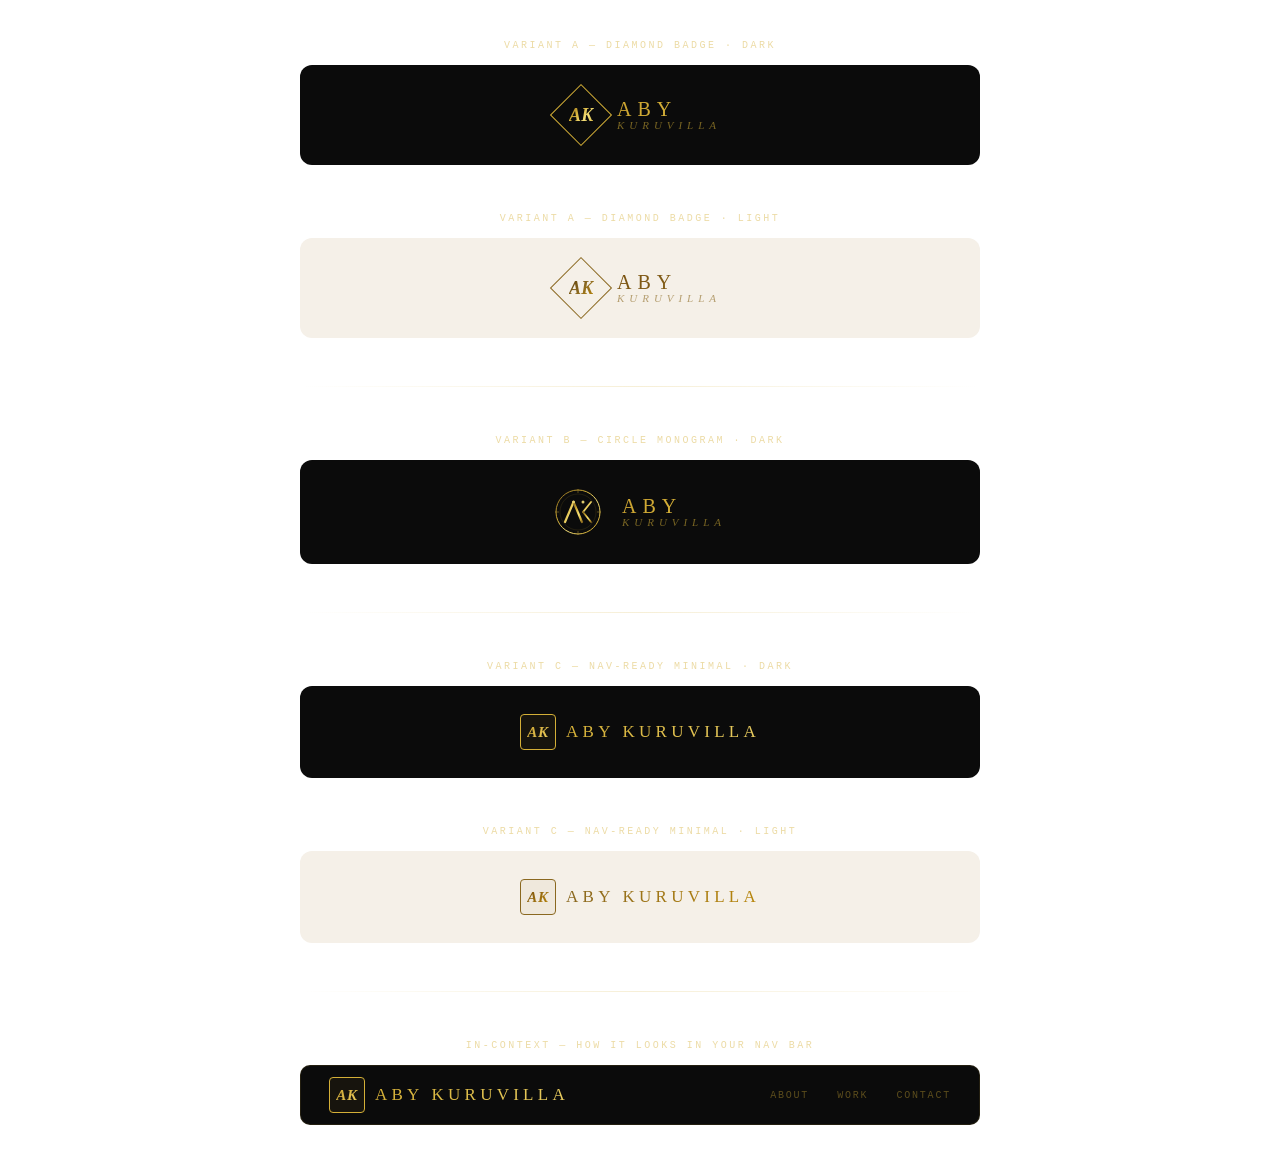
<file: Assets/Ak-logo.svg_files/saved_resource(4).html>
<!DOCTYPE html>
<!-- saved from url=(0357)https://374a79db5e53e008d293f788e446e47c.claudemcpcontent.com/mcp_apps?connect-src=https%3A%2F%2Fesm.sh+https%3A%2F%2Fcdnjs.cloudflare.com+https%3A%2F%2Fcdn.jsdelivr.net+https%3A%2F%2Funpkg.com&resource-src=https%3A%2F%2Fesm.sh+https%3A%2F%2Fcdnjs.cloudflare.com+https%3A%2F%2Fcdn.jsdelivr.net+https%3A%2F%2Funpkg.com+https%3A%2F%2Fassets.claude.ai&dev=true -->
<html lang="en"><head><meta http-equiv="Content-Type" content="text/html; charset=UTF-8">
  
  <meta name="viewport" content="width=device-width, initial-scale=1.0">
  <title>Visualize Widget</title>
  <style id="mcp-host-fonts">
@font-face {
  font-family: "Anthropic Sans";
  src: url("https://assets.claude.ai/Fonts/AnthropicSans-Text-Regular-Static.otf") format("opentype");
  font-weight: 400;
  font-style: normal;
  font-display: swap;
}
@font-face {
  font-family: "Anthropic Sans";
  src: url("https://assets.claude.ai/Fonts/AnthropicSans-Text-RegularItalic-Static.otf") format("opentype");
  font-weight: 400;
  font-style: italic;
  font-display: swap;
}
@font-face {
  font-family: "Anthropic Sans";
  src: url("https://assets.claude.ai/Fonts/AnthropicSans-Text-Medium-Static.otf") format("opentype");
  font-weight: 500;
  font-style: normal;
  font-display: swap;
}
@font-face {
  font-family: "Anthropic Sans";
  src: url("https://assets.claude.ai/Fonts/AnthropicSans-Text-MediumItalic-Static.otf") format("opentype");
  font-weight: 500;
  font-style: italic;
  font-display: swap;
}
@font-face {
  font-family: "Anthropic Sans";
  src: url("https://assets.claude.ai/Fonts/AnthropicSans-Text-Semibold-Static.otf") format("opentype");
  font-weight: 600;
  font-style: normal;
  font-display: swap;
}
@font-face {
  font-family: "Anthropic Sans";
  src: url("https://assets.claude.ai/Fonts/AnthropicSans-Text-SemiboldItalic-Static.otf") format("opentype");
  font-weight: 600;
  font-style: italic;
  font-display: swap;
}
@font-face {
  font-family: "Anthropic Sans";
  src: url("https://assets.claude.ai/Fonts/AnthropicSans-Text-Bold-Static.otf") format("opentype");
  font-weight: 700;
  font-style: normal;
  font-display: swap;
}
@font-face {
  font-family: "Anthropic Sans";
  src: url("https://assets.claude.ai/Fonts/AnthropicSans-Text-BoldItalic-Static.otf") format("opentype");
  font-weight: 700;
  font-style: italic;
  font-display: swap;
}
</style>
  <style>@font-face {
  font-family: "Anthropic Serif";
  src: url("https://assets.claude.ai/Fonts/AnthropicSerif-Text-Regular-Static.otf")
    format("opentype");
  font-weight: 400;
  font-style: normal;
  font-display: swap;
}
@font-face {
  font-family: "Anthropic Serif";
  src: url("https://assets.claude.ai/Fonts/AnthropicSerif-Text-RegularItalic-Static.otf")
    format("opentype");
  font-weight: 400;
  font-style: italic;
  font-display: swap;
}
@font-face {
  font-family: "Anthropic Serif";
  src: url("https://assets.claude.ai/Fonts/AnthropicSerif-Text-Medium-Static.otf")
    format("opentype");
  font-weight: 500;
  font-style: normal;
  font-display: swap;
}
@font-face {
  font-family: "Anthropic Serif";
  src: url("https://assets.claude.ai/Fonts/AnthropicSerif-Text-MediumItalic-Static.otf")
    format("opentype");
  font-weight: 500;
  font-style: italic;
  font-display: swap;
}
@font-face {
  font-family: "Anthropic Serif";
  src: url("https://assets.claude.ai/Fonts/AnthropicSerif-Text-Semibold-Static.otf")
    format("opentype");
  font-weight: 600;
  font-style: normal;
  font-display: swap;
}
@font-face {
  font-family: "Anthropic Serif";
  src: url("https://assets.claude.ai/Fonts/AnthropicSerif-Text-SemiboldItalic-Static.otf")
    format("opentype");
  font-weight: 600;
  font-style: italic;
  font-display: swap;
}
@font-face {
  font-family: "Anthropic Serif";
  src: url("https://assets.claude.ai/Fonts/AnthropicSerif-Text-Bold-Static.otf")
    format("opentype");
  font-weight: 700;
  font-style: normal;
  font-display: swap;
}
@font-face {
  font-family: "Anthropic Serif";
  src: url("https://assets.claude.ai/Fonts/AnthropicSerif-Text-BoldItalic-Static.otf")
    format("opentype");
  font-weight: 700;
  font-style: italic;
  font-display: swap;
}</style>
  <style>:root {
  color-scheme: light dark;
  --font-serif: "Anthropic Serif", Georgia, "Times New Roman", serif;
}
* {
  box-sizing: border-box;
  margin: 0;
  padding: 0;
}
input,
select,
textarea,
button {
  font-family: inherit;
}
body {
  font-family:
    "Anthropic Sans",
    -apple-system,
    BlinkMacSystemFont,
    "Segoe UI",
    sans-serif;
  background: transparent;
}
/* Short var aliases — saves ~5 tokens per reference */
:root {
  --p: var(--color-text-primary);
  --s: var(--color-text-secondary);
  --t: var(--color-text-tertiary);
  --bg2: var(--color-background-secondary);
  --b: var(--color-border-secondary);
}

/* SVG utility classes — use class="t" instead of repeating font/fill attrs */
.t {
  font-size: 14px;
  fill: var(--p);
}
.ts {
  font-size: 12px;
  fill: var(--s);
}
.th {
  font-size: 14px;
  fill: var(--p);
  font-weight: 500;
}
.box {
  fill: var(--bg2);
  stroke: var(--b);
}
.arr {
  stroke: var(--t);
  fill: none;
  stroke-width: 1.5;
}
.node {
  cursor: pointer;
}
.node:hover rect,
.node:hover .box {
  filter: brightness(0.97);
}
.node:hover text {
  opacity: 0.8;
}

/* Form element defaults — model writes bare <input>, styling is automatic */
input:not([type="range"]):not([type="checkbox"]):not([type="radio"]),
select,
textarea {
  width: 100%;
  height: 36px;
  padding: 8px 12px;
  font-size: 16px;
  background: var(--color-background-primary);
  color: var(--color-text-primary);
  border: 0.5px solid var(--color-border-tertiary);
  border-radius: 6px;
  outline: none;
  transition:
    border-color 0.15s,
    box-shadow 0.15s;
}
textarea {
  height: auto;
  min-height: 80px;
  resize: vertical;
}
input:not([type="range"]):not([type="checkbox"]):not([type="radio"]):hover,
select:hover,
textarea:hover {
  border-color: var(--color-border-secondary);
}
input:not([type="range"]):not([type="checkbox"]):not([type="radio"]):focus,
select:focus,
textarea:focus {
  border-color: var(--color-border-info);
  box-shadow: 0 0 0 3px var(--color-background-info);
}
select {
  cursor: pointer;
}

/* Range slider — model writes bare <input type="range">, styling automatic */
input[type="range"] {
  -webkit-appearance: none;
  appearance: none;
  width: 100%;
  height: 4px;
  background: light-dark(rgba(0, 0, 0, 0.08), rgba(255, 255, 255, 0.1));
  border-radius: 2px;
  outline: none;
}
input[type="range"]::-webkit-slider-thumb {
  -webkit-appearance: none;
  width: 18px;
  height: 18px;
  border-radius: 50%;
  background: var(--color-background-primary);
  border: 1px solid var(--color-border-secondary);
  cursor: pointer;
  transition:
    border-color 0.15s,
    transform 0.15s;
}
input[type="range"]:hover::-webkit-slider-thumb {
  border-color: var(--color-border-primary);
  transform: scale(1.1);
}
input[type="range"]::-moz-range-thumb {
  width: 18px;
  height: 18px;
  border-radius: 50%;
  background: var(--color-background-primary);
  border: 1px solid var(--color-border-secondary);
  cursor: pointer;
}

/* Button defaults — model writes bare <button>, interaction states automatic */
button:not(#action-btns button) {
  padding: 8px 16px;
  font-size: 14px;
  background: transparent;
  color: var(--color-text-primary);
  border: 0.5px solid var(--color-border-secondary);
  border-radius: var(--border-radius-md);
  cursor: pointer;
  transition:
    background 0.15s,
    transform 0.1s;
}
button:not(#action-btns button):hover {
  background: var(--color-background-secondary);
}
button:not(#action-btns button):active {
  background: var(--color-border-tertiary);
  transform: scale(0.98);
}

/* Headings — bare tags get correct color in both modes */
h1,
h2,
h3,
h4,
h5,
h6 {
  color: var(--color-text-primary);
}

.leader {
  stroke: var(--t);
  stroke-width: 0.5;
  stroke-dasharray: 4 3;
  fill: none;
}

/* Color ramp classes — apply to <g> or shape element (rect/ellipse/circle/polygon), never <path>.
   light-dark() responds to ancestor color-scheme, not just OS preference. */
g.c-purple > rect,
g.c-purple > ellipse,
g.c-purple > circle,
g.c-purple > polygon,
rect.c-purple,
ellipse.c-purple,
circle.c-purple,
polygon.c-purple {
  fill: light-dark(#eeedfe, #3c3489);
  stroke: light-dark(#534ab7, #afa9ec);
}
.c-purple > .th,
.c-purple > .t {
  fill: light-dark(#3c3489, #cecbf6);
}
.c-purple > .ts {
  fill: light-dark(#534ab7, #afa9ec);
}
g.c-teal > rect,
g.c-teal > ellipse,
g.c-teal > circle,
g.c-teal > polygon,
rect.c-teal,
ellipse.c-teal,
circle.c-teal,
polygon.c-teal {
  fill: light-dark(#e1f5ee, #085041);
  stroke: light-dark(#0f6e56, #5dcaa5);
}
.c-teal > .th,
.c-teal > .t {
  fill: light-dark(#085041, #9fe1cb);
}
.c-teal > .ts {
  fill: light-dark(#0f6e56, #5dcaa5);
}
g.c-coral > rect,
g.c-coral > ellipse,
g.c-coral > circle,
g.c-coral > polygon,
rect.c-coral,
ellipse.c-coral,
circle.c-coral,
polygon.c-coral {
  fill: light-dark(#faece7, #712b13);
  stroke: light-dark(#993c1d, #f0997b);
}
.c-coral > .th,
.c-coral > .t {
  fill: light-dark(#712b13, #f5c4b3);
}
.c-coral > .ts {
  fill: light-dark(#993c1d, #f0997b);
}
g.c-pink > rect,
g.c-pink > ellipse,
g.c-pink > circle,
g.c-pink > polygon,
rect.c-pink,
ellipse.c-pink,
circle.c-pink,
polygon.c-pink {
  fill: light-dark(#fbeaf0, #72243e);
  stroke: light-dark(#993556, #ed93b1);
}
.c-pink > .th,
.c-pink > .t {
  fill: light-dark(#72243e, #f4c0d1);
}
.c-pink > .ts {
  fill: light-dark(#993556, #ed93b1);
}
g.c-gray > rect,
g.c-gray > ellipse,
g.c-gray > circle,
g.c-gray > polygon,
rect.c-gray,
ellipse.c-gray,
circle.c-gray,
polygon.c-gray {
  fill: light-dark(#f1efe8, #444441);
  stroke: light-dark(#5f5e5a, #b4b2a9);
}
.c-gray > .th,
.c-gray > .t {
  fill: light-dark(#444441, #d3d1c7);
}
.c-gray > .ts {
  fill: light-dark(#5f5e5a, #b4b2a9);
}
g.c-blue > rect,
g.c-blue > ellipse,
g.c-blue > circle,
g.c-blue > polygon,
rect.c-blue,
ellipse.c-blue,
circle.c-blue,
polygon.c-blue {
  fill: light-dark(#e6f1fb, #0c447c);
  stroke: light-dark(#185fa5, #85b7eb);
}
.c-blue > .th,
.c-blue > .t {
  fill: light-dark(#0c447c, #b5d4f4);
}
.c-blue > .ts {
  fill: light-dark(#185fa5, #85b7eb);
}
g.c-green > rect,
g.c-green > ellipse,
g.c-green > circle,
g.c-green > polygon,
rect.c-green,
ellipse.c-green,
circle.c-green,
polygon.c-green {
  fill: light-dark(#eaf3de, #27500a);
  stroke: light-dark(#3b6d11, #97c459);
}
.c-green > .th,
.c-green > .t {
  fill: light-dark(#27500a, #c0dd97);
}
.c-green > .ts {
  fill: light-dark(#3b6d11, #97c459);
}
g.c-amber > rect,
g.c-amber > ellipse,
g.c-amber > circle,
g.c-amber > polygon,
rect.c-amber,
ellipse.c-amber,
circle.c-amber,
polygon.c-amber {
  fill: light-dark(#faeeda, #633806);
  stroke: light-dark(#854f0b, #ef9f27);
}
.c-amber > .th,
.c-amber > .t {
  fill: light-dark(#633806, #fac775);
}
.c-amber > .ts {
  fill: light-dark(#854f0b, #ef9f27);
}
g.c-red > rect,
g.c-red > ellipse,
g.c-red > circle,
g.c-red > polygon,
rect.c-red,
ellipse.c-red,
circle.c-red,
polygon.c-red {
  fill: light-dark(#fcebeb, #791f1f);
  stroke: light-dark(#a32d2d, #f09595);
}
.c-red > .th,
.c-red > .t {
  fill: light-dark(#791f1f, #f7c1c1);
}
.c-red > .ts {
  fill: light-dark(#a32d2d, #f09595);
}

/* Mermaid class/ER diagrams — match house aesthetic.
   Mermaid v11 class/ER renderers use <path> (not <rect>) with inline stroke/fill
   attrs that IGNORE themeVariables mainBkg/nodeBorder. Labels are
   <foreignObject><div><span class="nodeLabel"><p>text</p> — NOT <text>. All style
   fixes require !important to beat inline attrs + mermaid's inline <style>.
   Selectors target .classDiagram/.erDiagram SVG root classes (always present)
   rather than a .mermaid wrapper (which the model sometimes omits). */
svg.classDiagram,
svg.erDiagram {
  font-size: 13px;
  max-width: 100%;
  height: auto;
}
/* Mermaid sizes foreignObject to fit measured text width. If we upsize post-render,
   text clips. So: overflow visible on FO, and widen inner div past its max-width. */
svg.classDiagram foreignObject,
svg.erDiagram foreignObject {
  overflow: visible;
}
svg.classDiagram foreignObject > div,
svg.erDiagram foreignObject > div {
  max-width: none !important;
}
/* Body text: members, methods, attribute rows */
svg.classDiagram .nodeLabel,
svg.erDiagram .nodeLabel,
svg.classDiagram .label foreignObject div,
svg.erDiagram .label foreignObject div {
  font-family: var(--font-sans) !important;
  font-size: 13px !important;
  font-weight: 400 !important;
  color: var(--color-text-secondary) !important;
}
/* Titles: classDiagram wraps in .label-group; erDiagram wraps in .name */
svg.classDiagram .label-group .nodeLabel,
svg.erDiagram .name .nodeLabel {
  font-size: 14px !important;
  font-weight: 500 !important;
  color: var(--color-text-primary) !important;
}
/* Kill mermaid's inline style="font-weight: bolder" on the .label wrapper */
svg.classDiagram .label-group .label {
  font-weight: 500 !important;
}
/* Edge labels (relationship verbs + cardinality) */
svg.classDiagram .edgeLabel,
svg.classDiagram .edgeLabel span,
svg.classDiagram .edgeTerminals foreignObject div,
svg.erDiagram .edgeLabel,
svg.erDiagram .edgeLabel span {
  font-size: 11px !important;
  color: var(--color-text-tertiary) !important;
}
/* Box outlines, row stripes, dividers — all rendered as <path> with inline attrs.
   Mermaid's '#id .node path { fill:... }' CSS beats fill="none" attr — force fill:none. */
svg.classDiagram .node path[stroke]:not([stroke="none"]),
svg.classDiagram .divider path,
svg.erDiagram .node path[stroke]:not([stroke="none"]),
svg.erDiagram .divider path {
  stroke: var(--color-border-tertiary) !important;
  stroke-width: 0.5px !important;
  fill: none !important;
}
/* classDiagram: box fill (inside .basic.label-container). Mermaid's inline CSS
   '#id .node path { stroke:... }' beats the stroke="none" attr (SVG attrs have
   lowest specificity), and the fill path is open (no Z) so the phantom stroke
   only paints top/right/bottom — left edge looks darker. Kill the stroke. */
svg.classDiagram .node .basic path[fill]:not([fill="none"]) {
  fill: var(--color-background-primary) !important;
  stroke: none !important;
  stroke-width: 0 !important;
}
/* erDiagram: header row (anonymous first-child <g>) uses secondary bg */
svg.erDiagram .node > g:first-child > path[fill]:not([fill="none"]) {
  fill: var(--color-background-secondary) !important;
}
/* erDiagram: row stripes */
svg.erDiagram .row-rect-odd path[fill]:not([fill="none"]) {
  fill: var(--color-background-primary) !important;
}
svg.erDiagram .row-rect-even path[fill]:not([fill="none"]) {
  fill: var(--color-background-secondary) !important;
}
/* Connector lines */
svg.erDiagram .relationshipLine,
svg.classDiagram .relation {
  stroke: var(--color-text-tertiary) !important;
  stroke-width: 1px !important;
}
svg.classDiagram .marker,
svg.classDiagram marker path,
svg.erDiagram .marker,
svg.erDiagram marker path {
  stroke: var(--color-text-tertiary) !important;
  stroke-width: 1px !important;
}
svg.classDiagram marker path[fill]:not([fill="none"]):not([fill="transparent"]),
svg.erDiagram marker path[fill]:not([fill="none"]):not([fill="transparent"]) {
  fill: var(--color-text-tertiary) !important;
}
/* Relationship label background — kill default 0.7 opacity */
svg.classDiagram .labelBkg,
svg.erDiagram .labelBkg {
  background-color: var(--color-background-primary) !important;
  opacity: 1 !important;
}

body {
  position: relative;
}
#vis-container {
  width: 100%;
  position: relative;
  overflow: hidden;
}
#vis-container > svg {
  display: block;
  margin-inline: auto;
  max-width: 100%;
  height: auto;
  overflow: visible;
}

/* Action buttons group.
   hidden attr is removed on tool-input (final) so buttons never show during streaming.
   Popover items: Copy to clipboard, Download file, Save as artifact. */
#action-btns {
  position: absolute;
  top: 8px;
  right: 8px;
  z-index: 2147483647;
  display: flex;
  gap: 4px;
  opacity: 0;
  transition: opacity 0.2s ease;
}
/* display:flex above would override UA [hidden] — restore it */
#action-btns[hidden] {
  display: none;
}
body:hover #action-btns {
  opacity: 1;
}
/* 28×28 chip style for the ⋯ trigger.
   bg-100 at rest (visible over widget content), bg-300 on hover.
   No border — bg change is enough hover feedback. Transparent border stays
   for layout stability. Fallback light-dark() values match the design-system
   --bg-100/--bg-300 tokens (widget iframe doesn't receive them via host
   context, only --color-background-* semantic vars). */
#action-btns > button {
  width: 28px;
  height: 28px;
  padding: 0;
  display: flex;
  align-items: center;
  justify-content: center;
  border-radius: var(--border-radius-sm, 6px);
  background: var(--bg-100, light-dark(#faf9f5, #262624));
  border: 1px solid transparent;
  color: var(--color-text-secondary, #3d3d3a);
  cursor: pointer;
  transition: background 0.15s ease;
}
#action-btns > button:hover {
  background: var(--bg-300, light-dark(#f0eee6, #141413));
}
/* Popover — drops down-left from the trigger.
   Styled to match the native claude.ai Radix dropdown: white bg, backdrop
   blur, 0.5px border, subtle shadow. Items are single-line icon + label,
   matching the conversation menu (Star/Rename/Add to project). */
#more-popover {
  position: absolute;
  top: calc(100% + 4px);
  right: 0;
  min-width: 8rem;
  padding: 6px;
  border-radius: 12px;
  background: var(--color-background-primary, #fff);
  border: 0.5px solid var(--color-border-secondary, rgba(0, 0, 0, 0.1));
  backdrop-filter: blur(24px);
  -webkit-backdrop-filter: blur(24px);
  box-shadow: 0 2px 8px light-dark(rgba(0, 0, 0, 0.08), rgba(0, 0, 0, 0.24));
  font-family: var(--font-sans, system-ui);
  color: var(--color-text-secondary, #3d3d3a);
  opacity: 0;
  visibility: hidden;
  transform: translateY(-4px);
  transition:
    opacity 0.15s ease,
    transform 0.15s ease,
    visibility 0s linear 0.15s;
}
/* Reveal only when hovering the ⋯ trigger or the popover itself. A 4px
   dead-zone between trigger and popover would close it, so
   #more-popover:hover keeps it open during the crossing. */
#more-btn:hover ~ #more-popover,
#more-popover:hover {
  opacity: 1;
  visibility: visible;
  transform: translateY(0);
  transition:
    opacity 0.15s ease,
    transform 0.15s ease,
    visibility 0s;
}
/* Popover items — single-line icon + label, matching native dropdown menu */
.more-item {
  display: flex;
  align-items: center;
  gap: 10px;
  width: 100%;
  padding: 8px;
  border: none;
  background: transparent;
  border-radius: 8px;
  cursor: pointer;
  text-align: left;
  font-family: var(--font-sans, system-ui) !important;
  color: inherit;
  transition: background 0.1s ease;
  white-space: nowrap;
}
.more-item:hover {
  background: var(--color-background-secondary, #f5f4ed);
  color: var(--color-text-primary, #141413);
}
.more-item-icon {
  flex-shrink: 0;
  width: 20px;
  height: 20px;
  display: flex;
  align-items: center;
  justify-content: center;
}
.more-item-icon svg {
  width: 20px;
  height: 20px;
}
.more-item-label {
  font-family: var(--font-sans, system-ui) !important;
  font-size: 14px;
  line-height: 1.3;
  white-space: nowrap;
}
#copy-toast {
  position: fixed;
  top: 12px;
  left: 50%;
  transform: translateX(-50%) translateY(-20px);
  background: var(--color-background-danger, #f7ecec);
  color: var(--color-text-danger, #7f2c28);
  border: 1px solid var(--color-border-danger, #a73d39);
  font-family: var(--font-sans, system-ui);
  font-size: 13px;
  padding: 8px 14px;
  border-radius: var(--border-radius-md, 8px);
  pointer-events: none;
  opacity: 0;
  transition:
    opacity 0.2s ease,
    transform 0.2s ease;
  z-index: 2147483647;
  white-space: nowrap;
}
#copy-toast.visible {
  opacity: 1;
  transform: translateX(-50%) translateY(0);
}

/* HTML scripts-loading shimmer */
#vis-container.scripts-loading {
  pointer-events: none;
  opacity: 0.7;
}
#vis-container.scripts-loading::after {
  content: "";
  position: absolute;
  inset: 0;
  z-index: 10000;
  overflow: hidden;
}
#vis-container.scripts-loading::before {
  content: "";
  position: absolute;
  top: -50%;
  left: 0;
  width: 60%;
  height: 200%;
  z-index: 10001;
  background: linear-gradient(
    90deg,
    transparent 0%,
    light-dark(rgba(0, 0, 0, 0.06), rgba(255, 255, 255, 0.08)) 50%,
    transparent 100%
  );
  animation: scriptsShimmer 2s ease-in-out infinite;
}
@keyframes scriptsShimmer {
  0% {
    transform: translateX(-100%) rotate(25deg);
  }
  100% {
    transform: translateX(200%) rotate(25deg);
  }
}</style>
  <style id="entry-animation">/* Entry animation for streaming SVG elements.
   Scoped to #vis-container.streaming — widget-main.ts adds the class on first
   tool-input-partial and removes it on tool-input. After streaming, scripts
   that rebuild SVG via innerHTML (e.g. slider-driven charts) won't trigger this.
   Uses CSS individual transform property (scale) to avoid conflicts with SVG transform attribute.
   Excludes elements with transform/opacity attributes to prevent CSS overriding SVG values. */
@keyframes svgFadeInScale {
  from {
    opacity: 0;
    scale: 0.95;
  }
  to {
    opacity: 1;
    scale: 1;
  }
}
#vis-container.streaming
  :where(
    svg,
    circle,
    rect,
    path,
    polygon,
    polyline,
    line,
    ellipse,
    g,
    text
  ):not([transform]):not([opacity]) {
  transition:
    fill 0.4s ease-out,
    stroke 0.4s ease-out,
    opacity 0.4s ease-out;
  animation: svgFadeInScale 0.5s ease-out;
  transform-origin: center;
}</style>
<style id="mcp-host-variables">:root {
  --color-background-primary: light-dark(rgba(255, 255, 255, 1), rgba(48, 48, 46, 1));
  --color-background-secondary: light-dark(rgba(245, 244, 237, 1), rgba(38, 38, 36, 1));
  --color-background-tertiary: light-dark(rgba(250, 249, 245, 1), rgba(20, 20, 19, 1));
  --color-background-inverse: light-dark(rgba(20, 20, 19, 1), rgba(250, 249, 245, 1));
  --color-background-ghost: light-dark(rgba(255, 255, 255, 0), rgba(48, 48, 46, 0));
  --color-background-info: light-dark(rgba(214, 228, 246, 1), rgba(37, 62, 95, 1));
  --color-background-danger: light-dark(rgba(247, 236, 236, 1), rgba(96, 42, 40, 1));
  --color-background-success: light-dark(rgba(233, 241, 220, 1), rgba(27, 70, 20, 1));
  --color-background-warning: light-dark(rgba(246, 238, 223, 1), rgba(72, 58, 15, 1));
  --color-background-disabled: light-dark(rgba(255, 255, 255, 0.5), rgba(48, 48, 46, 0.5));
  --color-text-primary: light-dark(rgba(20, 20, 19, 1), rgba(250, 249, 245, 1));
  --color-text-secondary: light-dark(rgba(61, 61, 58, 1), rgba(194, 192, 182, 1));
  --color-text-tertiary: light-dark(rgba(115, 114, 108, 1), rgba(156, 154, 146, 1));
  --color-text-inverse: light-dark(rgba(255, 255, 255, 1), rgba(20, 20, 19, 1));
  --color-text-info: light-dark(rgba(50, 102, 173, 1), rgba(128, 170, 221, 1));
  --color-text-danger: light-dark(rgba(127, 44, 40, 1), rgba(238, 136, 132, 1));
  --color-text-success: light-dark(rgba(38, 91, 25, 1), rgba(122, 185, 72, 1));
  --color-text-warning: light-dark(rgba(90, 72, 21, 1), rgba(209, 160, 65, 1));
  --color-text-disabled: light-dark(rgba(20, 20, 19, 0.5), rgba(250, 249, 245, 0.5));
  --color-text-ghost: light-dark(rgba(115, 114, 108, 0.5), rgba(156, 154, 146, 0.5));
  --color-border-primary: light-dark(rgba(31, 30, 29, 0.4), rgba(222, 220, 209, 0.4));
  --color-border-secondary: light-dark(rgba(31, 30, 29, 0.3), rgba(222, 220, 209, 0.3));
  --color-border-tertiary: light-dark(rgba(31, 30, 29, 0.15), rgba(222, 220, 209, 0.15));
  --color-border-inverse: light-dark(rgba(255, 255, 255, 0.3), rgba(20, 20, 19, 0.15));
  --color-border-ghost: light-dark(rgba(31, 30, 29, 0), rgba(222, 220, 209, 0));
  --color-border-info: light-dark(rgba(70, 130, 213, 1), rgba(70, 130, 213, 1));
  --color-border-danger: light-dark(rgba(167, 61, 57, 1), rgba(205, 92, 88, 1));
  --color-border-success: light-dark(rgba(67, 116, 38, 1), rgba(89, 145, 48, 1));
  --color-border-warning: light-dark(rgba(128, 92, 31, 1), rgba(168, 120, 41, 1));
  --color-border-disabled: light-dark(rgba(31, 30, 29, 0.1), rgba(222, 220, 209, 0.1));
  --color-ring-primary: light-dark(rgba(20, 20, 19, 0.7), rgba(250, 249, 245, 0.7));
  --color-ring-secondary: light-dark(rgba(61, 61, 58, 0.7), rgba(194, 192, 182, 0.7));
  --color-ring-inverse: light-dark(rgba(255, 255, 255, 0.7), rgba(20, 20, 19, 0.7));
  --color-ring-info: light-dark(rgba(50, 102, 173, 0.5), rgba(128, 170, 221, 0.5));
  --color-ring-danger: light-dark(rgba(167, 61, 57, 0.5), rgba(205, 92, 88, 0.5));
  --color-ring-success: light-dark(rgba(67, 116, 38, 0.5), rgba(89, 145, 48, 0.5));
  --color-ring-warning: light-dark(rgba(128, 92, 31, 0.5), rgba(168, 120, 41, 0.5));
  --font-sans: Anthropic Sans, sans-serif;
  --font-mono: ui-monospace, monospace;
  --font-weight-normal: 400;
  --font-weight-medium: 500;
  --font-weight-semibold: 600;
  --font-weight-bold: 700;
  --font-text-xs-size: 12px;
  --font-text-sm-size: 14px;
  --font-text-md-size: 16px;
  --font-text-lg-size: 20px;
  --font-heading-xs-size: 12px;
  --font-heading-sm-size: 14px;
  --font-heading-md-size: 16px;
  --font-heading-lg-size: 20px;
  --font-heading-xl-size: 24px;
  --font-heading-2xl-size: 28px;
  --font-heading-3xl-size: 36px;
  --font-text-xs-line-height: 1.4;
  --font-text-sm-line-height: 1.4;
  --font-text-md-line-height: 1.4;
  --font-text-lg-line-height: 1.25;
  --font-heading-xs-line-height: 1.4;
  --font-heading-sm-line-height: 1.4;
  --font-heading-md-line-height: 1.4;
  --font-heading-lg-line-height: 1.25;
  --font-heading-xl-line-height: 1.25;
  --font-heading-2xl-line-height: 1.1;
  --font-heading-3xl-line-height: 1;
  --border-radius-xs: 4px;
  --border-radius-sm: 6px;
  --border-radius-md: 8px;
  --border-radius-lg: 10px;
  --border-radius-xl: 12px;
  --border-radius-full: 9999px;
  --border-width-regular: 0.5px;
  --shadow-hairline: 0 1px 2px 0 rgba(0, 0, 0, 0.05);
  --shadow-sm: 0 1px 3px 0 rgba(0, 0, 0, 0.1), 0 1px 2px -1px rgba(0, 0, 0, 0.1);
  --shadow-md: 0 4px 6px -1px rgba(0, 0, 0, 0.1), 0 2px 4px -2px rgba(0, 0, 0, 0.1);
  --shadow-lg: 0 10px 15px -3px rgba(0, 0, 0, 0.1), 0 4px 6px -4px rgba(0, 0, 0, 0.1);
}</style></head>
<body>
  <!-- Pre-defined SVG markers — available to all SVGs via url(#arrow) -->
  <svg style="position:absolute;width:0;height:0" aria-hidden="true">
    <defs>
      <marker id="arrow" viewBox="0 0 10 10" refX="8" refY="5" markerWidth="6" markerHeight="6" orient="auto-start-reverse">
        <path d="M2 1L8 5L2 9" fill="none" stroke="context-stroke" stroke-width="1.5" stroke-linecap="round" stroke-linejoin="round"></path>
      </marker>
    </defs>
  </svg>
  <div id="vis-container" class="">
<style>
  .logo-showcase {
    display: flex;
    flex-direction: column;
    align-items: center;
    gap: 48px;
    padding: 40px 20px;
    background: transparent;
  }

  /* ─── VARIANT LABELS ─── */
  .variant-label {
    font-family: 'DM Mono', monospace;
    font-size: 10px;
    letter-spacing: 0.25em;
    text-transform: uppercase;
    color: rgba(212,175,55,0.45);
    margin-bottom: 14px;
    text-align: center;
  }

  /* ─── DARK PREVIEW STRIP ─── */
  .dark-strip {
    background: #0b0b0b;
    border-radius: 12px;
    padding: 28px 40px;
    display: flex;
    align-items: center;
    justify-content: center;
    width: 100%;
    max-width: 680px;
  }

  /* ─── LIGHT PREVIEW STRIP ─── */
  .light-strip {
    background: #f5f0e8;
    border-radius: 12px;
    padding: 28px 40px;
    display: flex;
    align-items: center;
    justify-content: center;
    width: 100%;
    max-width: 680px;
  }

  /* ═══════════════════════════════
     LOGO MARK STYLES
  ═══════════════════════════════ */

  /* --- Version 1: Geometric monogram badge --- */
  .logo-v1 {
    display: flex;
    align-items: center;
    gap: 14px;
    text-decoration: none;
  }
  .logo-v1-badge {
    width: 44px;
    height: 44px;
    background: #0b0b0b;
    border: 1.5px solid #d4af37;
    display: flex;
    align-items: center;
    justify-content: center;
    position: relative;
    flex-shrink: 0;
    transform: rotate(45deg);
  }
  .logo-v1-badge-inner {
    transform: rotate(-45deg);
    display: flex;
    align-items: center;
    justify-content: center;
  }
  .logo-v1-letters {
    font-family: 'Cormorant Garamond', Georgia, serif;
    font-size: 18px;
    font-weight: 600;
    font-style: italic;
    background: linear-gradient(135deg, #8a6820, #d4af37, #f5e07a, #d4af37);
    -webkit-background-clip: text;
    -webkit-text-fill-color: transparent;
    background-clip: text;
    letter-spacing: 0.02em;
    line-height: 1;
  }
  .logo-v1-name {
    display: flex;
    flex-direction: column;
    gap: 1px;
  }
  .logo-v1-first {
    font-family: 'Cormorant Garamond', Georgia, serif;
    font-size: 20px;
    font-weight: 300;
    letter-spacing: 0.3em;
    text-transform: uppercase;
    background: linear-gradient(135deg, #c8a02f, #d4af37, #f0d060);
    -webkit-background-clip: text;
    -webkit-text-fill-color: transparent;
    background-clip: text;
    line-height: 1;
  }
  .logo-v1-last {
    font-family: 'Cormorant Garamond', Georgia, serif;
    font-size: 11px;
    font-weight: 300;
    font-style: italic;
    letter-spacing: 0.45em;
    text-transform: uppercase;
    color: rgba(212,175,55,0.55);
    line-height: 1;
  }

  /* --- Version 2: Clean SVG monogram + name (dark bg) --- */
  .logo-v2 {
    display: flex;
    align-items: center;
    gap: 16px;
  }

  /* --- Version 3: Inline minimal (for nav bar) --- */
  .logo-v3 {
    display: flex;
    align-items: center;
    gap: 10px;
  }
  .logo-v3-mark {
    width: 36px;
    height: 36px;
    border: 1.5px solid #d4af37;
    border-radius: 4px;
    display: flex;
    align-items: center;
    justify-content: center;
    background: rgba(212,175,55,0.06);
    flex-shrink: 0;
  }
  .logo-v3-ak {
    font-family: 'Cormorant Garamond', Georgia, serif;
    font-size: 15px;
    font-style: italic;
    font-weight: 600;
    background: linear-gradient(135deg, #c8a02f, #f0d060);
    -webkit-background-clip: text;
    -webkit-text-fill-color: transparent;
    background-clip: text;
    letter-spacing: 0.05em;
    line-height: 1;
  }
  .logo-v3-text {
    font-family: 'Cormorant Garamond', Georgia, serif;
    font-size: 17px;
    font-weight: 300;
    letter-spacing: 0.25em;
    text-transform: uppercase;
    background: linear-gradient(90deg, #d4af37, #e8cc60);
    -webkit-background-clip: text;
    -webkit-text-fill-color: transparent;
    background-clip: text;
  }

  /* --- Light version text overrides --- */
  .logo-v3-light .logo-v3-mark {
    border-color: #8a6820;
    background: rgba(138,104,32,0.06);
  }
  .logo-v3-light .logo-v3-ak {
    background: linear-gradient(135deg, #7a5210, #b8860b);
    -webkit-background-clip: text;
    background-clip: text;
  }
  .logo-v3-light .logo-v3-text {
    background: linear-gradient(90deg, #8a6820, #b8860b);
    -webkit-background-clip: text;
    background-clip: text;
  }

  /* light text for v1 on light bg */
  .logo-v1-light .logo-v1-badge {
    background: #f5f0e8;
    border-color: #8a6820;
  }
  .logo-v1-light .logo-v1-letters {
    background: linear-gradient(135deg, #5a3e08, #8a6820, #b8860b);
    -webkit-background-clip: text;
    background-clip: text;
  }
  .logo-v1-light .logo-v1-first {
    background: linear-gradient(135deg, #7a5210, #8a6820);
    -webkit-background-clip: text;
    background-clip: text;
  }
  .logo-v1-light .logo-v1-last {
    color: rgba(138,104,32,0.6);
  }

  /* --- Divider --- */
  .divider {
    width: 100%;
    max-width: 680px;
    height: 1px;
    background: linear-gradient(90deg, transparent, rgba(212,175,55,0.2), transparent);
  }

  /* --- Nav context mockup --- */
  .nav-mockup {
    background: #0b0b0b;
    border-radius: 10px;
    padding: 0 28px;
    height: 60px;
    display: flex;
    align-items: center;
    justify-content: space-between;
    width: 100%;
    max-width: 680px;
    border: 1px solid rgba(212,175,55,0.12);
  }
  .nav-links-mock {
    display: flex;
    gap: 28px;
  }
  .nav-link-mock {
    font-family: 'DM Mono', monospace;
    font-size: 10px;
    letter-spacing: 0.18em;
    text-transform: uppercase;
    color: rgba(212,175,55,0.4);
  }
</style>

<div class="logo-showcase">

  <!-- ── VARIANT 1: Diamond badge + full name (dark) ── -->
  <div style="width:100%;max-width:680px;">
    <div class="variant-label">Variant A — Diamond badge · dark</div>
    <div class="dark-strip">
      <div class="logo-v1">
        <div class="logo-v1-badge">
          <div class="logo-v1-badge-inner">
            <span class="logo-v1-letters">AK</span>
          </div>
        </div>
        <div class="logo-v1-name">
          <span class="logo-v1-first">Aby</span>
          <span class="logo-v1-last">Kuruvilla</span>
        </div>
      </div>
    </div>
  </div>

  <!-- ── VARIANT 1 LIGHT ── -->
  <div style="width:100%;max-width:680px;">
    <div class="variant-label">Variant A — Diamond badge · light</div>
    <div class="light-strip">
      <div class="logo-v1 logo-v1-light">
        <div class="logo-v1-badge">
          <div class="logo-v1-badge-inner">
            <span class="logo-v1-letters">AK</span>
          </div>
        </div>
        <div class="logo-v1-name">
          <span class="logo-v1-first">Aby</span>
          <span class="logo-v1-last">Kuruvilla</span>
        </div>
      </div>
    </div>
  </div>

  <div class="divider"></div>

  <!-- ── VARIANT 2: SVG monogram circle ── -->
  <div style="width:100%;max-width:680px;">
    <div class="variant-label">Variant B — Circle monogram · dark</div>
    <div class="dark-strip">
      <div class="logo-v2">
        <svg width="48" height="48" viewBox="0 0 48 48" xmlns="http://www.w3.org/2000/svg">
          <defs>
            <lineargradient id="gA" x1="0%" y1="0%" x2="100%" y2="100%">
              <stop offset="0%" stop-color="#7a5c18"></stop>
              <stop offset="35%" stop-color="#d4af37"></stop>
              <stop offset="60%" stop-color="#f5e07a"></stop>
              <stop offset="85%" stop-color="#d4af37"></stop>
              <stop offset="100%" stop-color="#8a6820"></stop>
            </lineargradient>
          </defs>
          <!-- Outer circle -->
          <circle cx="24" cy="24" r="22" fill="none" stroke="url(#gA)" stroke-width="1"></circle>
          <!-- Inner circle subtle -->
          <circle cx="24" cy="24" r="18" fill="none" stroke="#d4af37" stroke-width="0.4" stroke-opacity="0.3"></circle>
          <!-- A strokes: left leg, right leg, crossbar -->
          <line x1="11" y1="34" x2="19.5" y2="14" stroke="url(#gA)" stroke-width="2.2" stroke-linecap="round"></line>
          <line x1="19.5" y1="14" x2="28" y2="34" stroke="url(#gA)" stroke-width="2.2" stroke-linecap="round"></line>
          <line x1="14" y1="27" x2="25" y2="27" stroke="url(#gA)" stroke-width="1.6" stroke-linecap="round"></line>
          <!-- K strokes: vertical, upper arm, lower arm -->
          <line x1="29" y1="14" x2="29" y2="34" stroke="url(#gA)" stroke-width="2.2" stroke-linecap="round"></line>
          <line x1="29" y1="24" x2="37" y2="14" stroke="url(#gA)" stroke-width="1.8" stroke-linecap="round"></line>
          <line x1="29" y1="24" x2="37" y2="34" stroke="url(#gA)" stroke-width="1.8" stroke-linecap="round"></line>
          <!-- Crown dots -->
          <circle cx="19.5" cy="14" r="1.5" fill="#f5e07a" opacity="0.9"></circle>
          <circle cx="29" cy="14" r="1.5" fill="#f5e07a" opacity="0.9"></circle>
          <!-- Cardinal ticks -->
          <line x1="24" y1="1" x2="24" y2="5" stroke="#d4af37" stroke-width="0.8" stroke-opacity="0.5"></line>
          <line x1="24" y1="43" x2="24" y2="47" stroke="#d4af37" stroke-width="0.8" stroke-opacity="0.5"></line>
          <line x1="1" y1="24" x2="5" y2="24" stroke="#d4af37" stroke-width="0.8" stroke-opacity="0.5"></line>
          <line x1="43" y1="24" x2="47" y2="24" stroke="#d4af37" stroke-width="0.8" stroke-opacity="0.5"></line>
        </svg>
        <div class="logo-v1-name" style="margin-left:4px;">
          <span class="logo-v1-first">Aby</span>
          <span class="logo-v1-last">Kuruvilla</span>
        </div>
      </div>
    </div>
  </div>

  <div class="divider"></div>

  <!-- ── VARIANT 3: Minimal rounded rect (best for nav) ── -->
  <div style="width:100%;max-width:680px;">
    <div class="variant-label">Variant C — Nav-ready minimal · dark</div>
    <div class="dark-strip">
      <div class="logo-v3">
        <div class="logo-v3-mark">
          <span class="logo-v3-ak">AK</span>
        </div>
        <span class="logo-v3-text">Aby Kuruvilla</span>
      </div>
    </div>
  </div>

  <div style="width:100%;max-width:680px;">
    <div class="variant-label">Variant C — Nav-ready minimal · light</div>
    <div class="light-strip">
      <div class="logo-v3 logo-v3-light">
        <div class="logo-v3-mark">
          <span class="logo-v3-ak">AK</span>
        </div>
        <span class="logo-v3-text">Aby Kuruvilla</span>
      </div>
    </div>
  </div>

  <div class="divider"></div>

  <!-- ── LIVE NAV CONTEXT ── -->
  <div style="width:100%;max-width:680px;">
    <div class="variant-label">In-context — how it looks in your nav bar</div>
    <div class="nav-mockup">
      <div class="logo-v3">
        <div class="logo-v3-mark">
          <span class="logo-v3-ak">AK</span>
        </div>
        <span class="logo-v3-text">Aby Kuruvilla</span>
      </div>
      <div class="nav-links-mock">
        <span class="nav-link-mock">About</span>
        <span class="nav-link-mock">Work</span>
        <span class="nav-link-mock">Contact</span>
      </div>
    </div>
  </div>

</div>
</div>
  <div id="copy-toast"></div>
  <div id="action-btns">
    <button id="more-btn" aria-label="Widget actions">
      <svg width="18" height="18" viewBox="0 0 20 20" fill="currentColor"><path d="M4.5 8.5C5.32843 8.5 6 9.17157 6 10C6 10.8284 5.32843 11.5 4.5 11.5C3.67157 11.5 3 10.8284 3 10C3 9.17157 3.67157 8.5 4.5 8.5ZM10 8.5C10.8284 8.5 11.5 9.17157 11.5 10C11.5 10.8284 10.8284 11.5 10 11.5C9.17157 11.5 8.5 10.8284 8.5 10C8.5 9.17157 9.17157 8.5 10 8.5ZM15.5 8.5C16.3284 8.5 17 9.17157 17 10C17 10.8284 16.3284 11.5 15.5 11.5C14.6716 11.5 14 10.8284 14 10C14 9.17157 14.6716 8.5 15.5 8.5Z"></path></svg>
    </button>
    <div id="more-popover">
      <button class="more-item" id="copy-btn">
        <span class="more-item-icon" id="copy-icon"><svg width="20" height="20" viewBox="0 0 20 20" fill="currentColor"><path d="M12.5 3C13.3284 3 14 3.67157 14 4.5V6H15.5C16.3284 6 17 6.67157 17 7.5V15.5C17 16.3284 16.3284 17 15.5 17H7.5C6.67157 17 6 16.3284 6 15.5V14H4.5C3.67157 14 3 13.3284 3 12.5V4.5C3 3.67157 3.67157 3 4.5 3H12.5ZM14 12.5C14 13.3284 13.3284 14 12.5 14H7V15.5C7 15.7761 7.22386 16 7.5 16H15.5C15.7761 16 16 15.7761 16 15.5V7.5C16 7.22386 15.7761 7 15.5 7H14V12.5ZM4.5 4C4.22386 4 4 4.22386 4 4.5V12.5C4 12.7761 4.22386 13 4.5 13H12.5C12.7761 13 13 12.7761 13 12.5V4.5C13 4.22386 12.7761 4 12.5 4H4.5Z"></path></svg></span>
        <span class="more-item-label" data-i18n="clipLabel">Copy to clipboard</span>
      </button>
      <button class="more-item" id="download-btn">
        <span class="more-item-icon" id="download-icon"><svg width="20" height="20" viewBox="0 0 20 20" fill="currentColor"><path d="M16.5 13C16.7761 13 17 13.2239 17 13.5V15.5C17 16.3284 16.3284 17 15.5 17H4.5C3.67157 17 3 16.3284 3 15.5V13.5C3 13.2239 3.22386 13 3.5 13C3.77614 13 4 13.2239 4 13.5V15.5C4 15.7761 4.22386 16 4.5 16H15.5C15.7761 16 16 15.7761 16 15.5V13.5C16 13.2239 16.2239 13 16.5 13ZM10 3C10.2761 3 10.5 3.22386 10.5 3.5V12.1855L13.626 8.66797C13.8094 8.46166 14.1256 8.44275 14.332 8.62598C14.5383 8.80936 14.5573 9.12563 14.374 9.33203L10.374 13.832L10.2949 13.9033C10.21 13.9654 10.107 14 10 14C9.85718 14 9.72086 13.9388 9.62598 13.832L5.62598 9.33203L5.56738 9.25C5.45079 9.04872 5.48735 8.78653 5.66797 8.62598C5.84854 8.46567 6.1127 8.46039 6.29883 8.59961L6.37402 8.66797L9.5 12.1855V3.5C9.5 3.22386 9.72386 3 10 3Z"></path></svg></span>
        <span class="more-item-label" data-i18n="grabLabel">Download file</span>
      </button>
      <button class="more-item" id="save-artifact-btn">
        <span class="more-item-icon" id="save-artifact-icon"><svg width="20" height="20" viewBox="0 0 20 20" fill="currentColor"><path fill-rule="evenodd" clip-rule="evenodd" d="M7.25293 10.9669C7.40708 10.8794 7.59647 10.8803 7.75 10.9688C7.90353 11.0575 7.99869 11.2212 8 11.3985L8.01074 12.8389L9.30762 13.6055C9.42809 13.6995 9.49994 13.8449 9.5 14.0001C9.49997 14.1774 9.40584 14.342 9.25293 14.4317L8.01074 15.1602L7.99512 16.6671C7.97404 16.8185 7.88444 16.9537 7.75 17.0313C7.59644 17.1199 7.40711 17.1208 7.25293 17.0333L6 16.3204L4.74707 17.0333C4.59289 17.1208 4.40356 17.1199 4.25 17.0313C4.09646 16.9426 4.00127 16.7789 4 16.6016L3.99023 15.1602L2.74707 14.4317C2.59416 14.342 2.50003 14.1774 2.5 14.0001C2.50006 13.8449 2.57191 13.6995 2.69238 13.6055L3.99023 12.8389L4 11.3985C4.00131 11.2212 4.09647 11.0575 4.25 10.9688C4.40353 10.8803 4.59292 10.8794 4.74707 10.9669L6 11.6788L7.25293 10.9669ZM6.24707 12.6885C6.09394 12.7755 5.90606 12.7755 5.75293 12.6885L4.99512 12.2569L4.9834 13.1954C4.96265 13.3458 4.87418 13.4806 4.74121 13.5587L3.98926 14.0001L4.79492 14.4786C4.91456 14.5717 4.98703 14.7153 4.98828 14.8692L4.99512 15.7423L5.75293 15.3116C5.90603 15.2247 6.09397 15.2247 6.24707 15.3116L7.00586 15.7423L7.01172 14.8692C7.01315 14.6933 7.10709 14.5305 7.25879 14.4415L8.01172 14.0001L7.25879 13.5587C7.10709 13.4696 7.01311 13.3068 7.01172 13.1309L7.00586 12.2569L6.24707 12.6885Z"></path><path fill-rule="evenodd" clip-rule="evenodd" d="M14 11.0001C15.6568 11.0001 16.9999 12.3433 17 14.0001C16.9999 15.6569 15.6568 17.0001 14 17.0001C12.3432 17.0001 11.0001 15.6569 11 14.0001C11.0001 12.3433 12.3432 11.0001 14 11.0001ZM14 12.0001C12.8955 12.0001 12.0001 12.8956 12 14.0001C12.0001 15.1046 12.8955 16.0001 14 16.0001C15.1045 16.0001 15.9999 15.1046 16 14.0001C15.9999 12.8956 15.1045 12.0001 14 12.0001Z"></path><path fill-rule="evenodd" clip-rule="evenodd" d="M5.64648 3.14656C5.8552 2.97437 6.14635 2.93951 6.35352 3.14656L9.35352 6.14656C9.43932 6.25115 9.5 6.3602 9.5 6.50105C9.49976 6.63328 9.44701 6.76004 9.35352 6.85359L6.35352 9.85359C6.14586 10.0609 5.85608 10.0243 5.64648 9.85359L2.64648 6.85359C2.55299 6.76004 2.50024 6.63328 2.5 6.50105C2.5 6.36857 2.55289 6.2403 2.64648 6.14656L5.64648 3.14656ZM3.70703 6.50007L6 8.79206L8.29297 6.50007L6 4.2071L3.70703 6.50007Z"></path><path fill-rule="evenodd" clip-rule="evenodd" d="M16.4961 3.50007C16.6762 3.51324 16.8401 3.58924 16.9336 3.75105C17.0232 3.90646 17.0217 4.09841 16.9307 4.253L15.6064 6.50007L16.9307 8.74714C17.0217 8.90171 17.0231 9.09366 16.9336 9.24909C16.8439 9.40441 16.6763 9.50007 16.4961 9.50007H11.5029C11.3217 9.50006 11.1537 9.40291 11.0645 9.24617C10.9756 9.0897 10.9785 8.8974 11.0713 8.74324L12.4258 6.50007L11.0713 4.25691C10.9785 4.10273 10.9756 3.91043 11.0645 3.75398C11.1538 3.59733 11.3218 3.50009 11.5029 3.50007H16.4961ZM13.4434 6.24324C13.5303 6.4108 13.5318 6.58655 13.4434 6.75691L12.3906 8.50007H15.6191L14.5898 6.753C14.498 6.59696 14.4979 6.40316 14.5898 6.24714L15.6191 4.50007H12.3906L13.4434 6.24324Z"></path></svg></span>
        <span class="more-item-label" data-i18n="keepLabel">Save as artifact</span>
      </button>
    </div>
  </div>
  <script type="module">
"use strict";
(() => {
  var __create = Object.create;
  var __defProp = Object.defineProperty;
  var __getOwnPropDesc = Object.getOwnPropertyDescriptor;
  var __getOwnPropNames = Object.getOwnPropertyNames;
  var __getProtoOf = Object.getPrototypeOf;
  var __hasOwnProp = Object.prototype.hasOwnProperty;
  var __require = /* @__PURE__ */ ((x) => typeof require !== "undefined" ? require : typeof Proxy !== "undefined" ? new Proxy(x, {
    get: (a, b) => (typeof require !== "undefined" ? require : a)[b]
  }) : x)(function(x) {
    if (typeof require !== "undefined") return require.apply(this, arguments);
    throw Error('Dynamic require of "' + x + '" is not supported');
  });
  var __copyProps = (to, from, except, desc) => {
    if (from && typeof from === "object" || typeof from === "function") {
      for (let key of __getOwnPropNames(from))
        if (!__hasOwnProp.call(to, key) && key !== except)
          __defProp(to, key, { get: () => from[key], enumerable: !(desc = __getOwnPropDesc(from, key)) || desc.enumerable });
    }
    return to;
  };
  var __toESM = (mod, isNodeMode, target) => (target = mod != null ? __create(__getProtoOf(mod)) : {}, __copyProps(
    // If the importer is in node compatibility mode or this is not an ESM
    // file that has been converted to a CommonJS file using a Babel-
    // compatible transform (i.e. "__esModule" has not been set), then set
    // "default" to the CommonJS "module.exports" for node compatibility.
    isNodeMode || !mod || !mod.__esModule ? __defProp(target, "default", { value: mod, enumerable: true }) : target,
    mod
  ));

  // src/scripts/mcp-app-helper.ts
  var app2 = /* @__PURE__ */ (() => {
    let nextId = 100;
    return {
      sendRequest({ method, params }) {
        const id = nextId++;
        window.parent.postMessage({ jsonrpc: "2.0", id, method, params }, "*");
        return new Promise((resolve, reject) => {
          window.addEventListener(
            "message",
            function listener(event) {
              if (event.data?.id === id) {
                window.removeEventListener("message", listener);
                if (event.data?.result) {
                  resolve(event.data.result);
                } else if (event.data?.error) {
                  const e = event.data.error;
                  reject(
                    new Error(
                      typeof e === "string" ? e : e.message || JSON.stringify(e)
                    )
                  );
                }
              }
            }
          );
        });
      },
      sendNotification({ method, params }) {
        window.parent.postMessage({ jsonrpc: "2.0", method, params }, "*");
      },
      onNotification(method, handler) {
        window.addEventListener(
          "message",
          function listener(event) {
            if (event.data?.method === method) {
              handler(event.data.params);
            }
          }
        );
      },
      async requestDisplayMode({ mode }) {
        return this.sendRequest({
          method: "ui/request-display-mode",
          params: { mode }
        });
      },
      setupAutoResize() {
        new ResizeObserver(() => {
          const { body, documentElement: html } = document;
          const htmlStyle = getComputedStyle(html);
          const rect = body.getBoundingClientRect();
          const width = Math.ceil(rect.width);
          const height = Math.ceil(
            rect.height + (parseFloat(htmlStyle.borderTop) || 0) + (parseFloat(htmlStyle.borderBottom) || 0)
          );
          this.sendNotification({
            method: "ui/notifications/size-changed",
            params: { width, height }
          });
        }).observe(document.body);
      }
    };
  })();
  window.app = app2;

  // src/scripts/streaming-morph.ts
  function createStreamingRenderer2(options = {}) {
    const {
      stripScripts = false,
      widgetName = "Widget",
      shouldRender = () => true,
      onFirstRender
    } = options;
    let didFirstRender = false;
    const markFirstRender2 = () => {
      if (!didFirstRender) {
        didFirstRender = true;
        onFirstRender?.();
      }
    };
    let parserModules = null;
    let morphdomModule = null;
    let streamingParser = null;
    let prevCode = "";
    async function renderPartial(container2, code) {
      if (!code) return;
      if (!parserModules || !morphdomModule) {
        try {
          const [htmlparser2, domhandler, domSerializer, morphdom] = await Promise.all([
            import("https://esm.sh/htmlparser2@9.1.0"),
            import("https://esm.sh/domhandler@5.0.3"),
            import("https://esm.sh/dom-serializer@2.0.0"),
            import("https://esm.sh/morphdom@2.7.4")
          ]);
          parserModules = {
            Parser: htmlparser2.Parser,
            DomHandler: domhandler.DomHandler,
            render: domSerializer.default
          };
          morphdomModule = morphdom.default;
        } catch (err) {
          console.warn(
            `[${widgetName}] CDN failed, falling back to innerHTML:`,
            err
          );
          container2.innerHTML = code;
          markFirstRender2();
          return;
        }
      }
      if (code.length < prevCode.length || !streamingParser) {
        const handler = new parserModules.DomHandler();
        streamingParser = {
          parser: new parserModules.Parser(handler, {
            decodeEntities: false,
            lowerCaseAttributeNames: false,
            lowerCaseTags: false,
            recognizeSelfClosing: true
          }),
          handler,
          write(chunk) {
            this.parser.write(chunk);
          },
          serialize() {
            return parserModules.render(this.handler.root.children, {
              encodeEntities: false
            });
          }
        };
        prevCode = "";
      }
      const newChunk = code.substring(prevCode.length);
      if (newChunk) {
        streamingParser.write(newChunk);
        prevCode = code;
      }
      let serialized = streamingParser.serialize();
      if (serialized) {
        if (stripScripts) {
          serialized = serialized.replace(/<script[\s\S]*?<\/script>/gi, "");
        }
        if (shouldRender(serialized)) {
          const tempContainer = container2.cloneNode(false);
          tempContainer.innerHTML = serialized;
          morphdomModule(container2, tempContainer, { childrenOnly: true });
          markFirstRender2();
        }
      }
    }
    return { renderPartial };
  }
  window.createStreamingRenderer = createStreamingRenderer2;

  // src/scripts/clipboard-copy.ts
  var htmlToImage = null;
  async function loadHtmlToImage() {
    if (!htmlToImage) {
      htmlToImage = await import("https://esm.sh/html-to-image@1.11.11");
    }
    return htmlToImage;
  }
  async function copyToClipboard2(_container) {
    const lib = await loadHtmlToImage();
    const target = document.body;
    const width = target.scrollWidth || 700;
    const height = target.scrollHeight || 400;
    const blob = await lib.toBlob(target, {
      pixelRatio: 2,
      width,
      height,
      filter: (node) => !(node instanceof HTMLElement && (node.id === "action-btns" || node.id === "copy-toast"))
    });
    if (!blob) throw new Error("Failed to create PNG");
    const isSafari = /^((?!chrome|android).)*safari/i.test(navigator.userAgent);
    if (isSafari) {
      await navigator.clipboard.write([
        new ClipboardItem({ "image/png": Promise.resolve(blob) })
      ]);
    } else {
      await navigator.clipboard.write([new ClipboardItem({ "image/png": blob })]);
    }
  }
  window.copyToClipboard = copyToClipboard2;

  // src/scripts/host-init.ts
  function initHostContext2(result) {
    const hostContext = result.hostContext;
    if (!hostContext) return;
    const styles = hostContext.styles;
    if (!styles) return;
    const css = styles.css;
    if (css?.fonts) {
      const fontStyle = document.getElementById("mcp-host-fonts");
      if (fontStyle) {
        fontStyle.textContent = css.fonts;
      }
    }
    const variables = styles.variables;
    if (variables) {
      const style = document.createElement("style");
      style.id = "mcp-host-variables";
      style.textContent = ":root {\n" + Object.entries(variables).map(([key, value]) => "  " + key + ": " + value + ";").join("\n") + "\n}";
      document.head.appendChild(style);
    }
    applyHostStrings(hostContext._hostStrings);
  }
  function applyHostStrings(hostStrings) {
    if (!hostStrings || typeof hostStrings !== "object") return;
    const strings = hostStrings;
    document.querySelectorAll("[data-i18n]").forEach((el) => {
      const key = el.dataset.i18n;
      const val = key ? strings[key] : void 0;
      if (val && val.trim()) el.textContent = val;
    });
    window.__hostStrings = strings;
  }
  window.addEventListener("message", (event) => {
    const data = event.data;
    if (data?.method === "ui/notifications/host-context-changed") {
      applyHostStrings(data.params?._hostStrings);
    }
  });
  window.initHostContext = initHostContext2;

  // src/scripts/send-prompt.ts
  window.sendPrompt = function sendPrompt(text) {
    app.sendRequest({
      method: "ui/message",
      params: { role: "user", content: [{ type: "text", text }] }
    });
  };

  // src/scripts/open-link.ts
  window.openLink = function openLink(url) {
    return app.sendRequest({
      method: "ui/open-link",
      params: { url }
    });
  };
  document.getElementById("vis-container").addEventListener("click", (e) => {
    const anchor = e.target?.closest?.("a[href]");
    if (!anchor) return;
    const href = anchor.getAttribute("href");
    if (!href) return;
    if (href.startsWith("#") || href.startsWith("javascript:")) return;
    let url;
    try {
      url = new URL(href, window.location.href).href;
    } catch {
      return;
    }
    if (!/^https?:/.test(url)) return;
    e.preventDefault();
    window.openLink(url);
  });

  // src/scripts/svg-text-occlusion.ts
  function fixSvgTextOcclusion2(container2) {
    try {
      const svg = container2.querySelector("svg");
      if (!svg) return;
      const NS = "http://www.w3.org/2000/svg";
      const PAD_X = 4;
      const PAD_Y = 2;
      const MIN_CONNECTOR_LEN = 15;
      const textRects = [];
      svg.querySelectorAll("text").forEach((t) => {
        if (t.closest("defs, mask, clipPath, marker")) return;
        try {
          const bb = t.getBBox();
          if (bb.width < 1 || bb.height < 1) return;
          textRects.push({
            x: bb.x - PAD_X,
            y: bb.y - PAD_Y,
            w: bb.width + 2 * PAD_X,
            h: bb.height + 2 * PAD_Y
          });
        } catch {
        }
      });
      if (!textRects.length) return;
      const candidates = [];
      svg.querySelectorAll("line, path, polyline").forEach((el) => {
        if (el.closest("defs, mask, clipPath, marker")) return;
        if (el.tagName.toLowerCase() === "path") {
          const fill = el.getAttribute("fill") || getComputedStyle(el).fill;
          if (fill && fill !== "none" && fill !== "transparent" && !/^rgba\([^)]*,\s*0\)$/.test(fill))
            return;
        }
        const geom = el;
        try {
          const len = geom.getTotalLength();
          if (len < MIN_CONNECTOR_LEN) return;
          candidates.push({ el: geom, len });
        } catch {
        }
      });
      if (!candidates.length) return;
      const inRect = (px, py, r) => px >= r.x && px <= r.x + r.w && py >= r.y && py <= r.y + r.h;
      const intersecting = [];
      for (const { el, len } of candidates) {
        const step = Math.max(2, len / 80);
        let hit = false;
        for (let d = 0; d <= len && !hit; d += step) {
          const pt = el.getPointAtLength(d);
          for (const r of textRects) {
            if (inRect(pt.x, pt.y, r)) {
              hit = true;
              break;
            }
          }
        }
        if (hit) intersecting.push(el);
      }
      if (!intersecting.length) return;
      let defs = svg.querySelector(":scope > defs");
      if (!defs) {
        defs = document.createElementNS(NS, "defs");
        svg.insertBefore(defs, svg.firstChild);
      }
      const maskId = `imagine-text-gaps-${Math.random().toString(36).slice(2, 8)}`;
      const mask = document.createElementNS(NS, "mask");
      mask.setAttribute("id", maskId);
      mask.setAttribute("maskUnits", "userSpaceOnUse");
      const vb = (svg.getAttribute("viewBox") || "").trim().split(/[\s,]+/).map(Number);
      const [vx, vy, vw, vh] = vb.length === 4 && vb.every((n) => Number.isFinite(n)) ? vb : (() => {
        const bb = svg.getBBox();
        return [bb.x, bb.y, bb.width, bb.height];
      })();
      const bg = document.createElementNS(NS, "rect");
      bg.setAttribute("x", String(vx));
      bg.setAttribute("y", String(vy));
      bg.setAttribute("width", String(vw));
      bg.setAttribute("height", String(vh));
      bg.setAttribute("fill", "white");
      mask.appendChild(bg);
      for (const r of textRects) {
        const hole = document.createElementNS(NS, "rect");
        hole.setAttribute("x", String(r.x));
        hole.setAttribute("y", String(r.y));
        hole.setAttribute("width", String(r.w));
        hole.setAttribute("height", String(r.h));
        hole.setAttribute("fill", "black");
        hole.setAttribute("rx", "2");
        mask.appendChild(hole);
      }
      defs.appendChild(mask);
      for (const el of intersecting) {
        el.setAttribute("mask", `url(#${maskId})`);
      }
    } catch {
    }
  }
  window.fixSvgTextOcclusion = fixSvgTextOcclusion2;

  // src/scripts/svg-clip-fix.ts
  function fixSvgClipping2(container2) {
    try {
      const svg = container2.querySelector("svg");
      if (!svg) return;
      const vb = svg.getAttribute("viewBox");
      if (!vb) return;
      const [vbX, vbY, vbW, vbH] = vb.split(/[\s,]+/).map(Number);
      if (![vbX, vbY, vbW, vbH].every(Number.isFinite)) return;
      let maxY = -Infinity;
      svg.querySelectorAll(
        ":scope > :not(defs):not(style):not(title):not(desc):not(metadata)"
      ).forEach((el) => {
        try {
          const bb = el.getBBox();
          if (bb.width < 0.5 && bb.height < 0.5) return;
          maxY = Math.max(maxY, bb.y + bb.height);
        } catch {
        }
      });
      if (maxY === -Infinity) return;
      const PAD = 10;
      const vbBottom = vbY + vbH;
      if (maxY + PAD <= vbBottom + 1) return;
      const newH = maxY + PAD - vbY;
      svg.setAttribute("viewBox", `${vbX} ${vbY} ${vbW} ${round(newH)}`);
      const hAttr = svg.getAttribute("height");
      if (hAttr) {
        const px = parseFloat(hAttr);
        if (Number.isFinite(px)) {
          svg.setAttribute("height", String(round(px * (newH / vbH))));
        }
      }
    } catch {
    }
  }
  function round(n) {
    return Math.round(n * 100) / 100;
  }
  globalThis.fixSvgClipping = fixSvgClipping2;

  // src/scripts/svg-text-edge-fix.ts
  function fixSvgTextEdgeClip2(container2) {
    try {
      const svg = container2.querySelector("svg");
      if (!svg) return;
      const vb = svg.getAttribute("viewBox");
      if (!vb) return;
      const [vbX, , vbW] = vb.split(/[\s,]+/).map(Number);
      if (!Number.isFinite(vbX) || !Number.isFinite(vbW)) return;
      const vbRight = vbX + vbW;
      const byKey = /* @__PURE__ */ new Map();
      svg.querySelectorAll("text").forEach((text) => {
        if (text.closest("svg") !== svg) return;
        if (text.closest("g[transform]")) return;
        if (text.hasAttribute("transform")) return;
        if (text.querySelector("tspan[x]")) return;
        const p = text.parentElement;
        if (p && p !== svg) {
          const hasBox = Array.from(
            p.querySelectorAll(
              ":scope > rect, :scope > circle, :scope > ellipse"
            )
          ).some((shape) => {
            try {
              return shape.getBBox().width > 10;
            } catch {
              return true;
            }
          });
          if (hasBox) return;
        }
        const anchor = text.getAttribute("text-anchor") || getComputedStyle(text).textAnchor || "start";
        if (anchor !== "start" && anchor !== "end") return;
        let bb;
        try {
          bb = text.getBBox();
        } catch {
          return;
        }
        if (bb.width < 1) return;
        const xAttr = text.getAttribute("x");
        if (!xAttr || /[\s,]/.test(xAttr)) return;
        const x = parseFloat(xAttr);
        if (!Number.isFinite(x)) return;
        const overflow = anchor === "start" ? bb.x + bb.width - vbRight : vbX - bb.x;
        const key = `${anchor}:${x}`;
        const group = byKey.get(key) ?? [];
        group.push({ text, x, anchor, overflow, width: bb.width });
        byKey.set(key, group);
      });
      byKey.forEach((group) => {
        const overflowing = group.filter((g) => g.overflow > 2);
        if (!overflowing.length) return;
        const worst = overflowing.reduce(
          (a, b) => a.overflow > b.overflow ? a : b
        );
        if (worst.overflow > worst.width * 0.5) return;
        const shift = group[0].anchor === "start" ? -worst.overflow : worst.overflow;
        group.forEach(
          ({ text, x }) => text.setAttribute("x", String(round2(x + shift)))
        );
      });
    } catch {
    }
  }
  function round2(n) {
    return Math.round(n * 100) / 100;
  }
  globalThis.fixSvgTextEdgeClip = fixSvgTextEdgeClip2;

  // src/scripts/widget-main.ts
  var IMPLEMENTATION = { name: "visualize widget", version: "1.0.0" };
  var container = document.getElementById("vis-container");
  var isSvgCode = (code) => code.trimStart().startsWith("<svg");
  var hasSvgVisuals = (code) => code && /<(rect|circle|ellipse|line|polyline|polygon|path|text|image|use|g|foreignObject)[\s>]/i.test(
    code.replace(/<style[\s\S]*?<\/style>/gi, "").replace(/<defs[\s\S]*?<\/defs>/gi, "")
  );
  var hasHtmlVisuals = (code) => code && code.replace(/<style[\s\S]*?<\/style>/gi, "").replace(/<script[\s\S]*?<\/script>/gi, "").replace(/<!--[\s\S]*?-->/g, "").trim().length > 0;
  var executeScripts = async () => {
    const scripts = Array.from(container.querySelectorAll("script"));
    for (const oldScript of scripts) {
      const newScript = document.createElement("script");
      Array.from(oldScript.attributes).forEach(
        (attr) => newScript.setAttribute(attr.name, attr.value)
      );
      newScript.textContent = oldScript.textContent;
      const hasSrc = newScript.hasAttribute("src");
      const loaded = hasSrc ? new Promise((resolve) => {
        newScript.onload = () => resolve();
        newScript.onerror = () => resolve();
      }) : Promise.resolve();
      oldScript.parentNode?.replaceChild(newScript, oldScript);
      await loaded;
    }
  };
  var vizTitle = "visualize";
  var iframeStartTime = performance.now();
  var firstRenderSent = false;
  var sendTiming = (event) => app.sendNotification({
    method: "notifications/message",
    params: {
      level: "info",
      logger: "viz:timing",
      data: {
        event,
        iframe_ms: Math.round(performance.now() - iframeStartTime)
      }
    }
  });
  var markFirstRender = () => {
    if (!firstRenderSent) {
      firstRenderSent = true;
      sendTiming("firstrender");
    }
  };
  var svgRenderer = createStreamingRenderer({
    widgetName: "VisualizeWidget-SVG",
    shouldRender: hasSvgVisuals,
    onFirstRender: markFirstRender
  });
  var htmlRenderer = createStreamingRenderer({
    widgetName: "VisualizeWidget-HTML",
    stripScripts: true,
    shouldRender: hasHtmlVisuals,
    onFirstRender: markFirstRender
  });
  var renderFinal = async (code) => {
    container.classList.remove("streaming");
    if (isSvgCode(code)) {
      if (hasSvgVisuals(code)) {
        container.innerHTML = code;
        markFirstRender();
        fixSvgClipping(container);
        fixSvgTextEdgeClip(container);
        fixSvgTextOcclusion(container);
      }
    } else {
      if (hasHtmlVisuals(code)) {
        container.innerHTML = code;
        markFirstRender();
        await executeScripts();
        container.classList.remove("scripts-loading");
      }
    }
    window.dispatchEvent(
      new CustomEvent("viz:complete", {
        detail: { code, title: vizTitle }
      })
    );
    sendTiming("complete");
  };
  var renderPartialCode = (code) => {
    container.classList.add("streaming");
    if (isSvgCode(code)) {
      void svgRenderer.renderPartial(container, code);
    } else {
      void htmlRenderer.renderPartial(container, code);
      if (code.includes("<script") && hasHtmlVisuals(code)) {
        container.classList.add("scripts-loading");
      }
    }
  };
  var nextRequestId = 1;
  async function connectToHost() {
    try {
      window.addEventListener("message", (event) => {
        try {
          const data = event.data;
          if (data && data.jsonrpc === "2.0") {
            if (data.id === 1 && data.result) {
              initHostContext(data.result);
              window.parent.postMessage(
                {
                  jsonrpc: "2.0",
                  method: "ui/notifications/initialized",
                  params: {}
                },
                "*"
              );
            }
          }
        } catch (err) {
          console.error("[VisualizeWidget] Error handling message:", err);
        }
      });
      app.onNotification("ui/notifications/tool-input-partial", (params) => {
        const args = params?.arguments ?? {};
        if (typeof args.title === "string" && args.title) vizTitle = args.title;
        const code = args.widget_code ?? args.code;
        if (code) renderPartialCode(code);
      });
      app.onNotification("ui/notifications/tool-input", (params) => {
        const args = params?.arguments ?? {};
        if (typeof args.title === "string" && args.title) vizTitle = args.title;
        const code = args.widget_code ?? args.code;
        if (code) {
          void renderFinal(code);
          document.getElementById("action-btns")?.removeAttribute("hidden");
        }
      });
      window.parent.postMessage(
        {
          jsonrpc: "2.0",
          id: nextRequestId++,
          method: "ui/initialize",
          params: {
            protocolVersion: "2025-11-21",
            appInfo: IMPLEMENTATION,
            appCapabilities: {}
          }
        },
        "*"
      );
      app.setupAutoResize();
      const saveArtifactBtn = document.getElementById("save-artifact-btn");
      const saveArtifactIcon = document.getElementById("save-artifact-icon");
      if (saveArtifactIcon) {
        saveArtifactIcon.innerHTML = '<svg width="20" height="20" viewBox="0 0 20 20" fill="currentColor"><path fill-rule="evenodd" clip-rule="evenodd" d="M7.25293 10.9669C7.40708 10.8794 7.59647 10.8803 7.75 10.9688C7.90353 11.0575 7.99869 11.2212 8 11.3985L8.01074 12.8389L9.30762 13.6055C9.42809 13.6995 9.49994 13.8449 9.5 14.0001C9.49997 14.1774 9.40584 14.342 9.25293 14.4317L8.01074 15.1602L7.99512 16.6671C7.97404 16.8185 7.88444 16.9537 7.75 17.0313C7.59644 17.1199 7.40711 17.1208 7.25293 17.0333L6 16.3204L4.74707 17.0333C4.59289 17.1208 4.40356 17.1199 4.25 17.0313C4.09646 16.9426 4.00127 16.7789 4 16.6016L3.99023 15.1602L2.74707 14.4317C2.59416 14.342 2.50003 14.1774 2.5 14.0001C2.50006 13.8449 2.57191 13.6995 2.69238 13.6055L3.99023 12.8389L4 11.3985C4.00131 11.2212 4.09647 11.0575 4.25 10.9688C4.40353 10.8803 4.59292 10.8794 4.74707 10.9669L6 11.6788L7.25293 10.9669ZM6.24707 12.6885C6.09394 12.7755 5.90606 12.7755 5.75293 12.6885L4.99512 12.2569L4.9834 13.1954C4.96265 13.3458 4.87418 13.4806 4.74121 13.5587L3.98926 14.0001L4.79492 14.4786C4.91456 14.5717 4.98703 14.7153 4.98828 14.8692L4.99512 15.7423L5.75293 15.3116C5.90603 15.2247 6.09397 15.2247 6.24707 15.3116L7.00586 15.7423L7.01172 14.8692C7.01315 14.6933 7.10709 14.5305 7.25879 14.4415L8.01172 14.0001L7.25879 13.5587C7.10709 13.4696 7.01311 13.3068 7.01172 13.1309L7.00586 12.2569L6.24707 12.6885Z"/><path fill-rule="evenodd" clip-rule="evenodd" d="M14 11.0001C15.6568 11.0001 16.9999 12.3433 17 14.0001C16.9999 15.6569 15.6568 17.0001 14 17.0001C12.3432 17.0001 11.0001 15.6569 11 14.0001C11.0001 12.3433 12.3432 11.0001 14 11.0001ZM14 12.0001C12.8955 12.0001 12.0001 12.8956 12 14.0001C12.0001 15.1046 12.8955 16.0001 14 16.0001C15.1045 16.0001 15.9999 15.1046 16 14.0001C15.9999 12.8956 15.1045 12.0001 14 12.0001Z"/><path fill-rule="evenodd" clip-rule="evenodd" d="M5.64648 3.14656C5.8552 2.97437 6.14635 2.93951 6.35352 3.14656L9.35352 6.14656C9.43932 6.25115 9.5 6.3602 9.5 6.50105C9.49976 6.63328 9.44701 6.76004 9.35352 6.85359L6.35352 9.85359C6.14586 10.0609 5.85608 10.0243 5.64648 9.85359L2.64648 6.85359C2.55299 6.76004 2.50024 6.63328 2.5 6.50105C2.5 6.36857 2.55289 6.2403 2.64648 6.14656L5.64648 3.14656ZM3.70703 6.50007L6 8.79206L8.29297 6.50007L6 4.2071L3.70703 6.50007Z"/><path fill-rule="evenodd" clip-rule="evenodd" d="M16.4961 3.50007C16.6762 3.51324 16.8401 3.58924 16.9336 3.75105C17.0232 3.90646 17.0217 4.09841 16.9307 4.253L15.6064 6.50007L16.9307 8.74714C17.0217 8.90171 17.0231 9.09366 16.9336 9.24909C16.8439 9.40441 16.6763 9.50007 16.4961 9.50007H11.5029C11.3217 9.50006 11.1537 9.40291 11.0645 9.24617C10.9756 9.0897 10.9785 8.8974 11.0713 8.74324L12.4258 6.50007L11.0713 4.25691C10.9785 4.10273 10.9756 3.91043 11.0645 3.75398C11.1538 3.59733 11.3218 3.50009 11.5029 3.50007H16.4961ZM13.4434 6.24324C13.5303 6.4108 13.5318 6.58655 13.4434 6.75691L12.3906 8.50007H15.6191L14.5898 6.753C14.498 6.59696 14.4979 6.40316 14.5898 6.24714L15.6191 4.50007H12.3906L13.4434 6.24324Z"/></svg>';
      }
      const hostStr = (key) => {
        const s = window.__hostStrings;
        const v = s?.[key];
        return v && v.trim() ? v : void 0;
      };
      if (saveArtifactBtn) {
        saveArtifactBtn.onclick = () => {
          const text = (hostStr("keepPrompt") ?? 'Save this visual from earlier as an artifact: "{title}"').replace("{title}", vizTitle);
          void app.sendRequest({
            method: "ui/message",
            params: { role: "user", content: [{ type: "text", text }] }
          });
        };
      }
      const FREEZE_PROPS = [
        "fill",
        "stroke",
        "color",
        "stroke-width",
        "stroke-dasharray",
        "stroke-linecap",
        "stroke-linejoin",
        "opacity",
        "font-family",
        "font-size",
        "font-weight",
        "font-style",
        "text-anchor",
        "dominant-baseline"
      ];
      const freezeSvgForDownload = () => {
        const live = container.querySelector("svg");
        if (!live) return null;
        const clone = live.cloneNode(true);
        if (!clone.hasAttribute("xmlns")) {
          clone.setAttribute("xmlns", "http://www.w3.org/2000/svg");
        }
        const liveEls = live.querySelectorAll("*");
        const cloneEls = clone.querySelectorAll("*");
        for (let i = 0; i < liveEls.length; i++) {
          const el = liveEls[i];
          const out = cloneEls[i];
          if (el.closest("defs, marker, mask, clipPath, pattern, symbol")) {
            continue;
          }
          const cs = getComputedStyle(el);
          const decls = [];
          for (const p of FREEZE_PROPS) {
            const v = cs.getPropertyValue(p);
            if (!v) continue;
            if (v.startsWith("url(")) continue;
            if (v === "normal") continue;
            if (v === "none" && p === "stroke-dasharray") continue;
            decls.push(`${p}:${v}`);
          }
          if (decls.length) {
            const existing = out.getAttribute("style");
            out.setAttribute(
              "style",
              existing ? `${existing};${decls.join(";")}` : decls.join(";")
            );
          }
          out.removeAttribute("class");
        }
        clone.querySelectorAll("style, script").forEach((n) => n.remove());
        return new XMLSerializer().serializeToString(clone);
      };
      const downloadBtn = document.getElementById("download-btn");
      const downloadIconEl = document.getElementById("download-icon");
      const downloadLabelEl = downloadBtn?.querySelector(".more-item-label");
      const downloadIcon = '<svg width="20" height="20" viewBox="0 0 20 20" fill="currentColor"><path d="M16.5 13C16.7761 13 17 13.2239 17 13.5V15.5C17 16.3284 16.3284 17 15.5 17H4.5C3.67157 17 3 16.3284 3 15.5V13.5C3 13.2239 3.22386 13 3.5 13C3.77614 13 4 13.2239 4 13.5V15.5C4 15.7761 4.22386 16 4.5 16H15.5C15.7761 16 16 15.7761 16 15.5V13.5C16 13.2239 16.2239 13 16.5 13ZM10 3C10.2761 3 10.5 3.22386 10.5 3.5V12.1855L13.626 8.66797C13.8094 8.46166 14.1256 8.44275 14.332 8.62598C14.5383 8.80936 14.5573 9.12563 14.374 9.33203L10.374 13.832L10.2949 13.9033C10.21 13.9654 10.107 14 10 14C9.85718 14 9.72086 13.9388 9.62598 13.832L5.62598 9.33203L5.56738 9.25C5.45079 9.04872 5.48735 8.78653 5.66797 8.62598C5.84854 8.46567 6.1127 8.46039 6.29883 8.59961L6.37402 8.66797L9.5 12.1855V3.5C9.5 3.22386 9.72386 3 10 3Z"/></svg>';
      const downloadCheckIcon = '<svg width="20" height="20" viewBox="0 0 20 20" fill="var(--color-text-success, #265b19)"><path d="M15.1883 5.10908C15.3699 4.96398 15.6346 4.96153 15.8202 5.11592C16.0056 5.27067 16.0504 5.53125 15.9403 5.73605L15.8836 5.82003L8.38354 14.8202C8.29361 14.9279 8.16242 14.9925 8.02221 14.9989C7.88203 15.0051 7.74545 14.9526 7.64622 14.8534L4.14617 11.3533L4.08172 11.2752C3.95384 11.0811 3.97542 10.817 4.14617 10.6463C4.31693 10.4755 4.58105 10.4539 4.77509 10.5818L4.85321 10.6463L7.96556 13.7586L15.1161 5.1794L15.1883 5.10908Z"/></svg>';
      if (downloadIconEl) downloadIconEl.innerHTML = downloadIcon;
      window.addEventListener("viz:complete", (ev) => {
        const detail = ev.detail;
        const code = detail?.code;
        const title = detail?.title || "visualize";
        if (!code || !downloadBtn || !downloadIconEl || !downloadLabelEl) return;
        const isSvg = code.trimStart().startsWith("<svg");
        const ext = isSvg ? "svg" : "html";
        const mime = isSvg ? "image/svg+xml" : "text/html";
        downloadBtn.onclick = async () => {
          try {
            const res = await app.sendRequest({
              method: "ui/download-file",
              params: {
                contents: [
                  {
                    type: "resource",
                    resource: {
                      uri: `file:///${title}.${ext}`,
                      mimeType: mime,
                      text: isSvg ? freezeSvgForDownload() ?? code : code
                    }
                  }
                ]
              }
            });
            if (!res?.isError) {
              const restore = downloadLabelEl.textContent;
              downloadIconEl.innerHTML = downloadCheckIcon;
              downloadLabelEl.textContent = hostStr("grabDone") ?? "Downloaded";
              setTimeout(() => {
                downloadIconEl.innerHTML = downloadIcon;
                downloadLabelEl.textContent = restore;
              }, 1500);
            }
          } catch {
          }
        };
      });
      const copyBtn = document.getElementById("copy-btn");
      const copyIconEl = document.getElementById("copy-icon");
      const copyLabelEl = copyBtn?.querySelector(".more-item-label");
      const copyIcon = '<svg width="20" height="20" viewBox="0 0 20 20" fill="currentColor"><path d="M12.5 3C13.3284 3 14 3.67157 14 4.5V6H15.5C16.3284 6 17 6.67157 17 7.5V15.5C17 16.3284 16.3284 17 15.5 17H7.5C6.67157 17 6 16.3284 6 15.5V14H4.5C3.67157 14 3 13.3284 3 12.5V4.5C3 3.67157 3.67157 3 4.5 3H12.5ZM14 12.5C14 13.3284 13.3284 14 12.5 14H7V15.5C7 15.7761 7.22386 16 7.5 16H15.5C15.7761 16 16 15.7761 16 15.5V7.5C16 7.22386 15.7761 7 15.5 7H14V12.5ZM4.5 4C4.22386 4 4 4.22386 4 4.5V12.5C4 12.7761 4.22386 13 4.5 13H12.5C12.7761 13 13 12.7761 13 12.5V4.5C13 4.22386 12.7761 4 12.5 4H4.5Z"/></svg>';
      const copyCheckIcon = '<svg width="20" height="20" viewBox="0 0 20 20" fill="var(--color-text-success, #265b19)"><path d="M15.1883 5.10908C15.3699 4.96398 15.6346 4.96153 15.8202 5.11592C16.0056 5.27067 16.0504 5.53125 15.9403 5.73605L15.8836 5.82003L8.38354 14.8202C8.29361 14.9279 8.16242 14.9925 8.02221 14.9989C7.88203 15.0051 7.74545 14.9526 7.64622 14.8534L4.14617 11.3533L4.08172 11.2752C3.95384 11.0811 3.97542 10.817 4.14617 10.6463C4.31693 10.4755 4.58105 10.4539 4.77509 10.5818L4.85321 10.6463L7.96556 13.7586L15.1161 5.1794L15.1883 5.10908Z"/></svg>';
      if (copyIconEl) copyIconEl.innerHTML = copyIcon;
      if (copyBtn && copyIconEl && copyLabelEl) {
        copyBtn.onclick = async () => {
          try {
            await copyToClipboard(container);
            const restore = copyLabelEl.textContent;
            copyIconEl.innerHTML = copyCheckIcon;
            copyLabelEl.textContent = hostStr("clipDone") ?? "Copied";
            setTimeout(() => {
              copyIconEl.innerHTML = copyIcon;
              copyLabelEl.textContent = restore;
            }, 1500);
          } catch (_err) {
            const toast = document.getElementById("copy-toast");
            toast.textContent = "Copy failed \u2014 try from claude.ai in browser";
            toast.classList.add("visible");
            setTimeout(() => toast.classList.remove("visible"), 3e3);
          }
        };
      }
    } catch (err) {
      console.error("[VisualizeWidget] Failed to connect:", err);
    }
  }
  connectToHost();
})();

  </script>

</body></html>
</file>
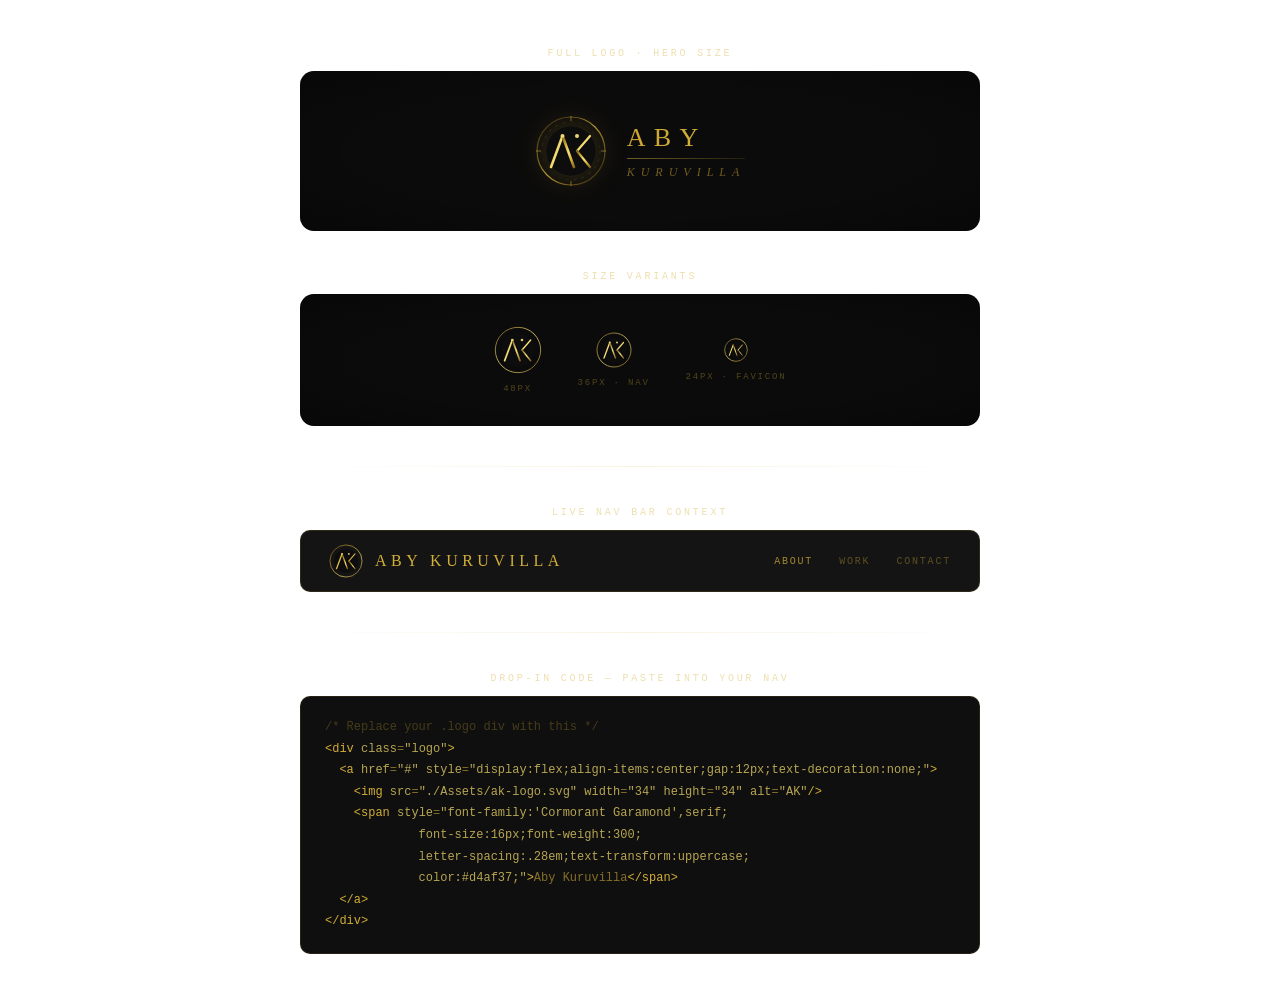
<file: Assets/Ak-logo.svg_files/saved_resource(5).html>
<!DOCTYPE html>
<!-- saved from url=(0357)https://374a79db5e53e008d293f788e446e47c.claudemcpcontent.com/mcp_apps?connect-src=https%3A%2F%2Fesm.sh+https%3A%2F%2Fcdnjs.cloudflare.com+https%3A%2F%2Fcdn.jsdelivr.net+https%3A%2F%2Funpkg.com&resource-src=https%3A%2F%2Fesm.sh+https%3A%2F%2Fcdnjs.cloudflare.com+https%3A%2F%2Fcdn.jsdelivr.net+https%3A%2F%2Funpkg.com+https%3A%2F%2Fassets.claude.ai&dev=true -->
<html lang="en"><head><meta http-equiv="Content-Type" content="text/html; charset=UTF-8">
  
  <meta name="viewport" content="width=device-width, initial-scale=1.0">
  <title>Visualize Widget</title>
  <style id="mcp-host-fonts">
@font-face {
  font-family: "Anthropic Sans";
  src: url("https://assets.claude.ai/Fonts/AnthropicSans-Text-Regular-Static.otf") format("opentype");
  font-weight: 400;
  font-style: normal;
  font-display: swap;
}
@font-face {
  font-family: "Anthropic Sans";
  src: url("https://assets.claude.ai/Fonts/AnthropicSans-Text-RegularItalic-Static.otf") format("opentype");
  font-weight: 400;
  font-style: italic;
  font-display: swap;
}
@font-face {
  font-family: "Anthropic Sans";
  src: url("https://assets.claude.ai/Fonts/AnthropicSans-Text-Medium-Static.otf") format("opentype");
  font-weight: 500;
  font-style: normal;
  font-display: swap;
}
@font-face {
  font-family: "Anthropic Sans";
  src: url("https://assets.claude.ai/Fonts/AnthropicSans-Text-MediumItalic-Static.otf") format("opentype");
  font-weight: 500;
  font-style: italic;
  font-display: swap;
}
@font-face {
  font-family: "Anthropic Sans";
  src: url("https://assets.claude.ai/Fonts/AnthropicSans-Text-Semibold-Static.otf") format("opentype");
  font-weight: 600;
  font-style: normal;
  font-display: swap;
}
@font-face {
  font-family: "Anthropic Sans";
  src: url("https://assets.claude.ai/Fonts/AnthropicSans-Text-SemiboldItalic-Static.otf") format("opentype");
  font-weight: 600;
  font-style: italic;
  font-display: swap;
}
@font-face {
  font-family: "Anthropic Sans";
  src: url("https://assets.claude.ai/Fonts/AnthropicSans-Text-Bold-Static.otf") format("opentype");
  font-weight: 700;
  font-style: normal;
  font-display: swap;
}
@font-face {
  font-family: "Anthropic Sans";
  src: url("https://assets.claude.ai/Fonts/AnthropicSans-Text-BoldItalic-Static.otf") format("opentype");
  font-weight: 700;
  font-style: italic;
  font-display: swap;
}
</style>
  <style>@font-face {
  font-family: "Anthropic Serif";
  src: url("https://assets.claude.ai/Fonts/AnthropicSerif-Text-Regular-Static.otf")
    format("opentype");
  font-weight: 400;
  font-style: normal;
  font-display: swap;
}
@font-face {
  font-family: "Anthropic Serif";
  src: url("https://assets.claude.ai/Fonts/AnthropicSerif-Text-RegularItalic-Static.otf")
    format("opentype");
  font-weight: 400;
  font-style: italic;
  font-display: swap;
}
@font-face {
  font-family: "Anthropic Serif";
  src: url("https://assets.claude.ai/Fonts/AnthropicSerif-Text-Medium-Static.otf")
    format("opentype");
  font-weight: 500;
  font-style: normal;
  font-display: swap;
}
@font-face {
  font-family: "Anthropic Serif";
  src: url("https://assets.claude.ai/Fonts/AnthropicSerif-Text-MediumItalic-Static.otf")
    format("opentype");
  font-weight: 500;
  font-style: italic;
  font-display: swap;
}
@font-face {
  font-family: "Anthropic Serif";
  src: url("https://assets.claude.ai/Fonts/AnthropicSerif-Text-Semibold-Static.otf")
    format("opentype");
  font-weight: 600;
  font-style: normal;
  font-display: swap;
}
@font-face {
  font-family: "Anthropic Serif";
  src: url("https://assets.claude.ai/Fonts/AnthropicSerif-Text-SemiboldItalic-Static.otf")
    format("opentype");
  font-weight: 600;
  font-style: italic;
  font-display: swap;
}
@font-face {
  font-family: "Anthropic Serif";
  src: url("https://assets.claude.ai/Fonts/AnthropicSerif-Text-Bold-Static.otf")
    format("opentype");
  font-weight: 700;
  font-style: normal;
  font-display: swap;
}
@font-face {
  font-family: "Anthropic Serif";
  src: url("https://assets.claude.ai/Fonts/AnthropicSerif-Text-BoldItalic-Static.otf")
    format("opentype");
  font-weight: 700;
  font-style: italic;
  font-display: swap;
}</style>
  <style>:root {
  color-scheme: light dark;
  --font-serif: "Anthropic Serif", Georgia, "Times New Roman", serif;
}
* {
  box-sizing: border-box;
  margin: 0;
  padding: 0;
}
input,
select,
textarea,
button {
  font-family: inherit;
}
body {
  font-family:
    "Anthropic Sans",
    -apple-system,
    BlinkMacSystemFont,
    "Segoe UI",
    sans-serif;
  background: transparent;
}
/* Short var aliases — saves ~5 tokens per reference */
:root {
  --p: var(--color-text-primary);
  --s: var(--color-text-secondary);
  --t: var(--color-text-tertiary);
  --bg2: var(--color-background-secondary);
  --b: var(--color-border-secondary);
}

/* SVG utility classes — use class="t" instead of repeating font/fill attrs */
.t {
  font-size: 14px;
  fill: var(--p);
}
.ts {
  font-size: 12px;
  fill: var(--s);
}
.th {
  font-size: 14px;
  fill: var(--p);
  font-weight: 500;
}
.box {
  fill: var(--bg2);
  stroke: var(--b);
}
.arr {
  stroke: var(--t);
  fill: none;
  stroke-width: 1.5;
}
.node {
  cursor: pointer;
}
.node:hover rect,
.node:hover .box {
  filter: brightness(0.97);
}
.node:hover text {
  opacity: 0.8;
}

/* Form element defaults — model writes bare <input>, styling is automatic */
input:not([type="range"]):not([type="checkbox"]):not([type="radio"]),
select,
textarea {
  width: 100%;
  height: 36px;
  padding: 8px 12px;
  font-size: 16px;
  background: var(--color-background-primary);
  color: var(--color-text-primary);
  border: 0.5px solid var(--color-border-tertiary);
  border-radius: 6px;
  outline: none;
  transition:
    border-color 0.15s,
    box-shadow 0.15s;
}
textarea {
  height: auto;
  min-height: 80px;
  resize: vertical;
}
input:not([type="range"]):not([type="checkbox"]):not([type="radio"]):hover,
select:hover,
textarea:hover {
  border-color: var(--color-border-secondary);
}
input:not([type="range"]):not([type="checkbox"]):not([type="radio"]):focus,
select:focus,
textarea:focus {
  border-color: var(--color-border-info);
  box-shadow: 0 0 0 3px var(--color-background-info);
}
select {
  cursor: pointer;
}

/* Range slider — model writes bare <input type="range">, styling automatic */
input[type="range"] {
  -webkit-appearance: none;
  appearance: none;
  width: 100%;
  height: 4px;
  background: light-dark(rgba(0, 0, 0, 0.08), rgba(255, 255, 255, 0.1));
  border-radius: 2px;
  outline: none;
}
input[type="range"]::-webkit-slider-thumb {
  -webkit-appearance: none;
  width: 18px;
  height: 18px;
  border-radius: 50%;
  background: var(--color-background-primary);
  border: 1px solid var(--color-border-secondary);
  cursor: pointer;
  transition:
    border-color 0.15s,
    transform 0.15s;
}
input[type="range"]:hover::-webkit-slider-thumb {
  border-color: var(--color-border-primary);
  transform: scale(1.1);
}
input[type="range"]::-moz-range-thumb {
  width: 18px;
  height: 18px;
  border-radius: 50%;
  background: var(--color-background-primary);
  border: 1px solid var(--color-border-secondary);
  cursor: pointer;
}

/* Button defaults — model writes bare <button>, interaction states automatic */
button:not(#action-btns button) {
  padding: 8px 16px;
  font-size: 14px;
  background: transparent;
  color: var(--color-text-primary);
  border: 0.5px solid var(--color-border-secondary);
  border-radius: var(--border-radius-md);
  cursor: pointer;
  transition:
    background 0.15s,
    transform 0.1s;
}
button:not(#action-btns button):hover {
  background: var(--color-background-secondary);
}
button:not(#action-btns button):active {
  background: var(--color-border-tertiary);
  transform: scale(0.98);
}

/* Headings — bare tags get correct color in both modes */
h1,
h2,
h3,
h4,
h5,
h6 {
  color: var(--color-text-primary);
}

.leader {
  stroke: var(--t);
  stroke-width: 0.5;
  stroke-dasharray: 4 3;
  fill: none;
}

/* Color ramp classes — apply to <g> or shape element (rect/ellipse/circle/polygon), never <path>.
   light-dark() responds to ancestor color-scheme, not just OS preference. */
g.c-purple > rect,
g.c-purple > ellipse,
g.c-purple > circle,
g.c-purple > polygon,
rect.c-purple,
ellipse.c-purple,
circle.c-purple,
polygon.c-purple {
  fill: light-dark(#eeedfe, #3c3489);
  stroke: light-dark(#534ab7, #afa9ec);
}
.c-purple > .th,
.c-purple > .t {
  fill: light-dark(#3c3489, #cecbf6);
}
.c-purple > .ts {
  fill: light-dark(#534ab7, #afa9ec);
}
g.c-teal > rect,
g.c-teal > ellipse,
g.c-teal > circle,
g.c-teal > polygon,
rect.c-teal,
ellipse.c-teal,
circle.c-teal,
polygon.c-teal {
  fill: light-dark(#e1f5ee, #085041);
  stroke: light-dark(#0f6e56, #5dcaa5);
}
.c-teal > .th,
.c-teal > .t {
  fill: light-dark(#085041, #9fe1cb);
}
.c-teal > .ts {
  fill: light-dark(#0f6e56, #5dcaa5);
}
g.c-coral > rect,
g.c-coral > ellipse,
g.c-coral > circle,
g.c-coral > polygon,
rect.c-coral,
ellipse.c-coral,
circle.c-coral,
polygon.c-coral {
  fill: light-dark(#faece7, #712b13);
  stroke: light-dark(#993c1d, #f0997b);
}
.c-coral > .th,
.c-coral > .t {
  fill: light-dark(#712b13, #f5c4b3);
}
.c-coral > .ts {
  fill: light-dark(#993c1d, #f0997b);
}
g.c-pink > rect,
g.c-pink > ellipse,
g.c-pink > circle,
g.c-pink > polygon,
rect.c-pink,
ellipse.c-pink,
circle.c-pink,
polygon.c-pink {
  fill: light-dark(#fbeaf0, #72243e);
  stroke: light-dark(#993556, #ed93b1);
}
.c-pink > .th,
.c-pink > .t {
  fill: light-dark(#72243e, #f4c0d1);
}
.c-pink > .ts {
  fill: light-dark(#993556, #ed93b1);
}
g.c-gray > rect,
g.c-gray > ellipse,
g.c-gray > circle,
g.c-gray > polygon,
rect.c-gray,
ellipse.c-gray,
circle.c-gray,
polygon.c-gray {
  fill: light-dark(#f1efe8, #444441);
  stroke: light-dark(#5f5e5a, #b4b2a9);
}
.c-gray > .th,
.c-gray > .t {
  fill: light-dark(#444441, #d3d1c7);
}
.c-gray > .ts {
  fill: light-dark(#5f5e5a, #b4b2a9);
}
g.c-blue > rect,
g.c-blue > ellipse,
g.c-blue > circle,
g.c-blue > polygon,
rect.c-blue,
ellipse.c-blue,
circle.c-blue,
polygon.c-blue {
  fill: light-dark(#e6f1fb, #0c447c);
  stroke: light-dark(#185fa5, #85b7eb);
}
.c-blue > .th,
.c-blue > .t {
  fill: light-dark(#0c447c, #b5d4f4);
}
.c-blue > .ts {
  fill: light-dark(#185fa5, #85b7eb);
}
g.c-green > rect,
g.c-green > ellipse,
g.c-green > circle,
g.c-green > polygon,
rect.c-green,
ellipse.c-green,
circle.c-green,
polygon.c-green {
  fill: light-dark(#eaf3de, #27500a);
  stroke: light-dark(#3b6d11, #97c459);
}
.c-green > .th,
.c-green > .t {
  fill: light-dark(#27500a, #c0dd97);
}
.c-green > .ts {
  fill: light-dark(#3b6d11, #97c459);
}
g.c-amber > rect,
g.c-amber > ellipse,
g.c-amber > circle,
g.c-amber > polygon,
rect.c-amber,
ellipse.c-amber,
circle.c-amber,
polygon.c-amber {
  fill: light-dark(#faeeda, #633806);
  stroke: light-dark(#854f0b, #ef9f27);
}
.c-amber > .th,
.c-amber > .t {
  fill: light-dark(#633806, #fac775);
}
.c-amber > .ts {
  fill: light-dark(#854f0b, #ef9f27);
}
g.c-red > rect,
g.c-red > ellipse,
g.c-red > circle,
g.c-red > polygon,
rect.c-red,
ellipse.c-red,
circle.c-red,
polygon.c-red {
  fill: light-dark(#fcebeb, #791f1f);
  stroke: light-dark(#a32d2d, #f09595);
}
.c-red > .th,
.c-red > .t {
  fill: light-dark(#791f1f, #f7c1c1);
}
.c-red > .ts {
  fill: light-dark(#a32d2d, #f09595);
}

/* Mermaid class/ER diagrams — match house aesthetic.
   Mermaid v11 class/ER renderers use <path> (not <rect>) with inline stroke/fill
   attrs that IGNORE themeVariables mainBkg/nodeBorder. Labels are
   <foreignObject><div><span class="nodeLabel"><p>text</p> — NOT <text>. All style
   fixes require !important to beat inline attrs + mermaid's inline <style>.
   Selectors target .classDiagram/.erDiagram SVG root classes (always present)
   rather than a .mermaid wrapper (which the model sometimes omits). */
svg.classDiagram,
svg.erDiagram {
  font-size: 13px;
  max-width: 100%;
  height: auto;
}
/* Mermaid sizes foreignObject to fit measured text width. If we upsize post-render,
   text clips. So: overflow visible on FO, and widen inner div past its max-width. */
svg.classDiagram foreignObject,
svg.erDiagram foreignObject {
  overflow: visible;
}
svg.classDiagram foreignObject > div,
svg.erDiagram foreignObject > div {
  max-width: none !important;
}
/* Body text: members, methods, attribute rows */
svg.classDiagram .nodeLabel,
svg.erDiagram .nodeLabel,
svg.classDiagram .label foreignObject div,
svg.erDiagram .label foreignObject div {
  font-family: var(--font-sans) !important;
  font-size: 13px !important;
  font-weight: 400 !important;
  color: var(--color-text-secondary) !important;
}
/* Titles: classDiagram wraps in .label-group; erDiagram wraps in .name */
svg.classDiagram .label-group .nodeLabel,
svg.erDiagram .name .nodeLabel {
  font-size: 14px !important;
  font-weight: 500 !important;
  color: var(--color-text-primary) !important;
}
/* Kill mermaid's inline style="font-weight: bolder" on the .label wrapper */
svg.classDiagram .label-group .label {
  font-weight: 500 !important;
}
/* Edge labels (relationship verbs + cardinality) */
svg.classDiagram .edgeLabel,
svg.classDiagram .edgeLabel span,
svg.classDiagram .edgeTerminals foreignObject div,
svg.erDiagram .edgeLabel,
svg.erDiagram .edgeLabel span {
  font-size: 11px !important;
  color: var(--color-text-tertiary) !important;
}
/* Box outlines, row stripes, dividers — all rendered as <path> with inline attrs.
   Mermaid's '#id .node path { fill:... }' CSS beats fill="none" attr — force fill:none. */
svg.classDiagram .node path[stroke]:not([stroke="none"]),
svg.classDiagram .divider path,
svg.erDiagram .node path[stroke]:not([stroke="none"]),
svg.erDiagram .divider path {
  stroke: var(--color-border-tertiary) !important;
  stroke-width: 0.5px !important;
  fill: none !important;
}
/* classDiagram: box fill (inside .basic.label-container). Mermaid's inline CSS
   '#id .node path { stroke:... }' beats the stroke="none" attr (SVG attrs have
   lowest specificity), and the fill path is open (no Z) so the phantom stroke
   only paints top/right/bottom — left edge looks darker. Kill the stroke. */
svg.classDiagram .node .basic path[fill]:not([fill="none"]) {
  fill: var(--color-background-primary) !important;
  stroke: none !important;
  stroke-width: 0 !important;
}
/* erDiagram: header row (anonymous first-child <g>) uses secondary bg */
svg.erDiagram .node > g:first-child > path[fill]:not([fill="none"]) {
  fill: var(--color-background-secondary) !important;
}
/* erDiagram: row stripes */
svg.erDiagram .row-rect-odd path[fill]:not([fill="none"]) {
  fill: var(--color-background-primary) !important;
}
svg.erDiagram .row-rect-even path[fill]:not([fill="none"]) {
  fill: var(--color-background-secondary) !important;
}
/* Connector lines */
svg.erDiagram .relationshipLine,
svg.classDiagram .relation {
  stroke: var(--color-text-tertiary) !important;
  stroke-width: 1px !important;
}
svg.classDiagram .marker,
svg.classDiagram marker path,
svg.erDiagram .marker,
svg.erDiagram marker path {
  stroke: var(--color-text-tertiary) !important;
  stroke-width: 1px !important;
}
svg.classDiagram marker path[fill]:not([fill="none"]):not([fill="transparent"]),
svg.erDiagram marker path[fill]:not([fill="none"]):not([fill="transparent"]) {
  fill: var(--color-text-tertiary) !important;
}
/* Relationship label background — kill default 0.7 opacity */
svg.classDiagram .labelBkg,
svg.erDiagram .labelBkg {
  background-color: var(--color-background-primary) !important;
  opacity: 1 !important;
}

body {
  position: relative;
}
#vis-container {
  width: 100%;
  position: relative;
  overflow: hidden;
}
#vis-container > svg {
  display: block;
  margin-inline: auto;
  max-width: 100%;
  height: auto;
  overflow: visible;
}

/* Action buttons group.
   hidden attr is removed on tool-input (final) so buttons never show during streaming.
   Popover items: Copy to clipboard, Download file, Save as artifact. */
#action-btns {
  position: absolute;
  top: 8px;
  right: 8px;
  z-index: 2147483647;
  display: flex;
  gap: 4px;
  opacity: 0;
  transition: opacity 0.2s ease;
}
/* display:flex above would override UA [hidden] — restore it */
#action-btns[hidden] {
  display: none;
}
body:hover #action-btns {
  opacity: 1;
}
/* 28×28 chip style for the ⋯ trigger.
   bg-100 at rest (visible over widget content), bg-300 on hover.
   No border — bg change is enough hover feedback. Transparent border stays
   for layout stability. Fallback light-dark() values match the design-system
   --bg-100/--bg-300 tokens (widget iframe doesn't receive them via host
   context, only --color-background-* semantic vars). */
#action-btns > button {
  width: 28px;
  height: 28px;
  padding: 0;
  display: flex;
  align-items: center;
  justify-content: center;
  border-radius: var(--border-radius-sm, 6px);
  background: var(--bg-100, light-dark(#faf9f5, #262624));
  border: 1px solid transparent;
  color: var(--color-text-secondary, #3d3d3a);
  cursor: pointer;
  transition: background 0.15s ease;
}
#action-btns > button:hover {
  background: var(--bg-300, light-dark(#f0eee6, #141413));
}
/* Popover — drops down-left from the trigger.
   Styled to match the native claude.ai Radix dropdown: white bg, backdrop
   blur, 0.5px border, subtle shadow. Items are single-line icon + label,
   matching the conversation menu (Star/Rename/Add to project). */
#more-popover {
  position: absolute;
  top: calc(100% + 4px);
  right: 0;
  min-width: 8rem;
  padding: 6px;
  border-radius: 12px;
  background: var(--color-background-primary, #fff);
  border: 0.5px solid var(--color-border-secondary, rgba(0, 0, 0, 0.1));
  backdrop-filter: blur(24px);
  -webkit-backdrop-filter: blur(24px);
  box-shadow: 0 2px 8px light-dark(rgba(0, 0, 0, 0.08), rgba(0, 0, 0, 0.24));
  font-family: var(--font-sans, system-ui);
  color: var(--color-text-secondary, #3d3d3a);
  opacity: 0;
  visibility: hidden;
  transform: translateY(-4px);
  transition:
    opacity 0.15s ease,
    transform 0.15s ease,
    visibility 0s linear 0.15s;
}
/* Reveal only when hovering the ⋯ trigger or the popover itself. A 4px
   dead-zone between trigger and popover would close it, so
   #more-popover:hover keeps it open during the crossing. */
#more-btn:hover ~ #more-popover,
#more-popover:hover {
  opacity: 1;
  visibility: visible;
  transform: translateY(0);
  transition:
    opacity 0.15s ease,
    transform 0.15s ease,
    visibility 0s;
}
/* Popover items — single-line icon + label, matching native dropdown menu */
.more-item {
  display: flex;
  align-items: center;
  gap: 10px;
  width: 100%;
  padding: 8px;
  border: none;
  background: transparent;
  border-radius: 8px;
  cursor: pointer;
  text-align: left;
  font-family: var(--font-sans, system-ui) !important;
  color: inherit;
  transition: background 0.1s ease;
  white-space: nowrap;
}
.more-item:hover {
  background: var(--color-background-secondary, #f5f4ed);
  color: var(--color-text-primary, #141413);
}
.more-item-icon {
  flex-shrink: 0;
  width: 20px;
  height: 20px;
  display: flex;
  align-items: center;
  justify-content: center;
}
.more-item-icon svg {
  width: 20px;
  height: 20px;
}
.more-item-label {
  font-family: var(--font-sans, system-ui) !important;
  font-size: 14px;
  line-height: 1.3;
  white-space: nowrap;
}
#copy-toast {
  position: fixed;
  top: 12px;
  left: 50%;
  transform: translateX(-50%) translateY(-20px);
  background: var(--color-background-danger, #f7ecec);
  color: var(--color-text-danger, #7f2c28);
  border: 1px solid var(--color-border-danger, #a73d39);
  font-family: var(--font-sans, system-ui);
  font-size: 13px;
  padding: 8px 14px;
  border-radius: var(--border-radius-md, 8px);
  pointer-events: none;
  opacity: 0;
  transition:
    opacity 0.2s ease,
    transform 0.2s ease;
  z-index: 2147483647;
  white-space: nowrap;
}
#copy-toast.visible {
  opacity: 1;
  transform: translateX(-50%) translateY(0);
}

/* HTML scripts-loading shimmer */
#vis-container.scripts-loading {
  pointer-events: none;
  opacity: 0.7;
}
#vis-container.scripts-loading::after {
  content: "";
  position: absolute;
  inset: 0;
  z-index: 10000;
  overflow: hidden;
}
#vis-container.scripts-loading::before {
  content: "";
  position: absolute;
  top: -50%;
  left: 0;
  width: 60%;
  height: 200%;
  z-index: 10001;
  background: linear-gradient(
    90deg,
    transparent 0%,
    light-dark(rgba(0, 0, 0, 0.06), rgba(255, 255, 255, 0.08)) 50%,
    transparent 100%
  );
  animation: scriptsShimmer 2s ease-in-out infinite;
}
@keyframes scriptsShimmer {
  0% {
    transform: translateX(-100%) rotate(25deg);
  }
  100% {
    transform: translateX(200%) rotate(25deg);
  }
}</style>
  <style id="entry-animation">/* Entry animation for streaming SVG elements.
   Scoped to #vis-container.streaming — widget-main.ts adds the class on first
   tool-input-partial and removes it on tool-input. After streaming, scripts
   that rebuild SVG via innerHTML (e.g. slider-driven charts) won't trigger this.
   Uses CSS individual transform property (scale) to avoid conflicts with SVG transform attribute.
   Excludes elements with transform/opacity attributes to prevent CSS overriding SVG values. */
@keyframes svgFadeInScale {
  from {
    opacity: 0;
    scale: 0.95;
  }
  to {
    opacity: 1;
    scale: 1;
  }
}
#vis-container.streaming
  :where(
    svg,
    circle,
    rect,
    path,
    polygon,
    polyline,
    line,
    ellipse,
    g,
    text
  ):not([transform]):not([opacity]) {
  transition:
    fill 0.4s ease-out,
    stroke 0.4s ease-out,
    opacity 0.4s ease-out;
  animation: svgFadeInScale 0.5s ease-out;
  transform-origin: center;
}</style>
<style id="mcp-host-variables">:root {
  --color-background-primary: light-dark(rgba(255, 255, 255, 1), rgba(48, 48, 46, 1));
  --color-background-secondary: light-dark(rgba(245, 244, 237, 1), rgba(38, 38, 36, 1));
  --color-background-tertiary: light-dark(rgba(250, 249, 245, 1), rgba(20, 20, 19, 1));
  --color-background-inverse: light-dark(rgba(20, 20, 19, 1), rgba(250, 249, 245, 1));
  --color-background-ghost: light-dark(rgba(255, 255, 255, 0), rgba(48, 48, 46, 0));
  --color-background-info: light-dark(rgba(214, 228, 246, 1), rgba(37, 62, 95, 1));
  --color-background-danger: light-dark(rgba(247, 236, 236, 1), rgba(96, 42, 40, 1));
  --color-background-success: light-dark(rgba(233, 241, 220, 1), rgba(27, 70, 20, 1));
  --color-background-warning: light-dark(rgba(246, 238, 223, 1), rgba(72, 58, 15, 1));
  --color-background-disabled: light-dark(rgba(255, 255, 255, 0.5), rgba(48, 48, 46, 0.5));
  --color-text-primary: light-dark(rgba(20, 20, 19, 1), rgba(250, 249, 245, 1));
  --color-text-secondary: light-dark(rgba(61, 61, 58, 1), rgba(194, 192, 182, 1));
  --color-text-tertiary: light-dark(rgba(115, 114, 108, 1), rgba(156, 154, 146, 1));
  --color-text-inverse: light-dark(rgba(255, 255, 255, 1), rgba(20, 20, 19, 1));
  --color-text-info: light-dark(rgba(50, 102, 173, 1), rgba(128, 170, 221, 1));
  --color-text-danger: light-dark(rgba(127, 44, 40, 1), rgba(238, 136, 132, 1));
  --color-text-success: light-dark(rgba(38, 91, 25, 1), rgba(122, 185, 72, 1));
  --color-text-warning: light-dark(rgba(90, 72, 21, 1), rgba(209, 160, 65, 1));
  --color-text-disabled: light-dark(rgba(20, 20, 19, 0.5), rgba(250, 249, 245, 0.5));
  --color-text-ghost: light-dark(rgba(115, 114, 108, 0.5), rgba(156, 154, 146, 0.5));
  --color-border-primary: light-dark(rgba(31, 30, 29, 0.4), rgba(222, 220, 209, 0.4));
  --color-border-secondary: light-dark(rgba(31, 30, 29, 0.3), rgba(222, 220, 209, 0.3));
  --color-border-tertiary: light-dark(rgba(31, 30, 29, 0.15), rgba(222, 220, 209, 0.15));
  --color-border-inverse: light-dark(rgba(255, 255, 255, 0.3), rgba(20, 20, 19, 0.15));
  --color-border-ghost: light-dark(rgba(31, 30, 29, 0), rgba(222, 220, 209, 0));
  --color-border-info: light-dark(rgba(70, 130, 213, 1), rgba(70, 130, 213, 1));
  --color-border-danger: light-dark(rgba(167, 61, 57, 1), rgba(205, 92, 88, 1));
  --color-border-success: light-dark(rgba(67, 116, 38, 1), rgba(89, 145, 48, 1));
  --color-border-warning: light-dark(rgba(128, 92, 31, 1), rgba(168, 120, 41, 1));
  --color-border-disabled: light-dark(rgba(31, 30, 29, 0.1), rgba(222, 220, 209, 0.1));
  --color-ring-primary: light-dark(rgba(20, 20, 19, 0.7), rgba(250, 249, 245, 0.7));
  --color-ring-secondary: light-dark(rgba(61, 61, 58, 0.7), rgba(194, 192, 182, 0.7));
  --color-ring-inverse: light-dark(rgba(255, 255, 255, 0.7), rgba(20, 20, 19, 0.7));
  --color-ring-info: light-dark(rgba(50, 102, 173, 0.5), rgba(128, 170, 221, 0.5));
  --color-ring-danger: light-dark(rgba(167, 61, 57, 0.5), rgba(205, 92, 88, 0.5));
  --color-ring-success: light-dark(rgba(67, 116, 38, 0.5), rgba(89, 145, 48, 0.5));
  --color-ring-warning: light-dark(rgba(128, 92, 31, 0.5), rgba(168, 120, 41, 0.5));
  --font-sans: Anthropic Sans, sans-serif;
  --font-mono: ui-monospace, monospace;
  --font-weight-normal: 400;
  --font-weight-medium: 500;
  --font-weight-semibold: 600;
  --font-weight-bold: 700;
  --font-text-xs-size: 12px;
  --font-text-sm-size: 14px;
  --font-text-md-size: 16px;
  --font-text-lg-size: 20px;
  --font-heading-xs-size: 12px;
  --font-heading-sm-size: 14px;
  --font-heading-md-size: 16px;
  --font-heading-lg-size: 20px;
  --font-heading-xl-size: 24px;
  --font-heading-2xl-size: 28px;
  --font-heading-3xl-size: 36px;
  --font-text-xs-line-height: 1.4;
  --font-text-sm-line-height: 1.4;
  --font-text-md-line-height: 1.4;
  --font-text-lg-line-height: 1.25;
  --font-heading-xs-line-height: 1.4;
  --font-heading-sm-line-height: 1.4;
  --font-heading-md-line-height: 1.4;
  --font-heading-lg-line-height: 1.25;
  --font-heading-xl-line-height: 1.25;
  --font-heading-2xl-line-height: 1.1;
  --font-heading-3xl-line-height: 1;
  --border-radius-xs: 4px;
  --border-radius-sm: 6px;
  --border-radius-md: 8px;
  --border-radius-lg: 10px;
  --border-radius-xl: 12px;
  --border-radius-full: 9999px;
  --border-width-regular: 0.5px;
  --shadow-hairline: 0 1px 2px 0 rgba(0, 0, 0, 0.05);
  --shadow-sm: 0 1px 3px 0 rgba(0, 0, 0, 0.1), 0 1px 2px -1px rgba(0, 0, 0, 0.1);
  --shadow-md: 0 4px 6px -1px rgba(0, 0, 0, 0.1), 0 2px 4px -2px rgba(0, 0, 0, 0.1);
  --shadow-lg: 0 10px 15px -3px rgba(0, 0, 0, 0.1), 0 4px 6px -4px rgba(0, 0, 0, 0.1);
}</style></head>
<body>
  <!-- Pre-defined SVG markers — available to all SVGs via url(#arrow) -->
  <svg style="position:absolute;width:0;height:0" aria-hidden="true">
    <defs>
      <marker id="arrow" viewBox="0 0 10 10" refX="8" refY="5" markerWidth="6" markerHeight="6" orient="auto-start-reverse">
        <path d="M2 1L8 5L2 9" fill="none" stroke="context-stroke" stroke-width="1.5" stroke-linecap="round" stroke-linejoin="round"></path>
      </marker>
    </defs>
  </svg>
  <div id="vis-container" class="">
<style>
  .showcase {
    padding: 48px 24px;
    display: flex;
    flex-direction: column;
    align-items: center;
    gap: 40px;
  }

  .pill-label {
    font-family: 'DM Mono', monospace;
    font-size: 10px;
    letter-spacing: 0.28em;
    text-transform: uppercase;
    color: rgba(212,175,55,0.4);
    margin-bottom: 12px;
    text-align: center;
  }

  /* Dark canvas */
  .dark-canvas {
    background: #0b0b0b;
    border-radius: 14px;
    width: 100%;
    max-width: 680px;
    display: flex;
    align-items: center;
    justify-content: center;
    padding: 44px 40px;
    position: relative;
    overflow: hidden;
  }
  /* subtle vignette */
  .dark-canvas::after {
    content: '';
    position: absolute;
    inset: 0;
    border-radius: 14px;
    background: radial-gradient(ellipse 80% 80% at 50% 50%, transparent 50%, rgba(0,0,0,0.45) 100%);
    pointer-events: none;
  }

  /* ── THE LOGO ── */
  .logo-b {
    display: flex;
    align-items: center;
    gap: 20px;
    position: relative;
    z-index: 1;
    animation: logoIn 0.9s cubic-bezier(.16,1,.3,1) 0.2s both;
  }
  @keyframes logoIn {
    from { opacity: 0; transform: translateY(12px); }
    to   { opacity: 1; transform: translateY(0); }
  }

  .monogram-svg {
    flex-shrink: 0;
    filter: drop-shadow(0 0 14px rgba(212,175,55,0.22));
    animation: svgGlow 3s ease-in-out 1.2s infinite alternate;
  }
  @keyframes svgGlow {
    from { filter: drop-shadow(0 0 8px rgba(212,175,55,0.15)); }
    to   { filter: drop-shadow(0 0 20px rgba(212,175,55,0.35)); }
  }

  .name-stack {
    display: flex;
    flex-direction: column;
    gap: 4px;
  }
  .name-first {
    font-family: 'Cormorant Garamond', Georgia, serif;
    font-size: 26px;
    font-weight: 300;
    letter-spacing: 0.32em;
    text-transform: uppercase;
    background: linear-gradient(135deg, #c8a030 0%, #d4af37 35%, #f0d868 55%, #d4af37 80%, #b89028 100%);
    background-size: 200% 100%;
    -webkit-background-clip: text;
    -webkit-text-fill-color: transparent;
    background-clip: text;
    line-height: 1;
    animation: shimmer 5s ease-in-out 2s infinite;
  }
  .name-last {
    font-family: 'Cormorant Garamond', Georgia, serif;
    font-size: 12px;
    font-weight: 300;
    font-style: italic;
    letter-spacing: 0.5em;
    text-transform: uppercase;
    color: rgba(212,175,55,0.5);
    line-height: 1;
  }
  .name-rule {
    width: 100%;
    height: 1px;
    background: linear-gradient(90deg, rgba(212,175,55,0.5), rgba(212,175,55,0.12));
    margin: 3px 0;
  }
  @keyframes shimmer {
    0%   { background-position: 0% 50%; }
    50%  { background-position: 100% 50%; }
    100% { background-position: 0% 50%; }
  }

  /* ── SIZES ── */
  .row-sizes {
    display: flex;
    align-items: center;
    gap: 36px;
    flex-wrap: wrap;
    justify-content: center;
  }
  .size-item {
    display: flex;
    flex-direction: column;
    align-items: center;
    gap: 10px;
  }
  .size-tag {
    font-family: 'DM Mono', monospace;
    font-size: 9px;
    letter-spacing: 0.2em;
    text-transform: uppercase;
    color: rgba(212,175,55,0.35);
  }

  /* ── NAV MOCKUP ── */
  .nav-mockup {
    background: rgba(11,11,11,0.96);
    border: 1px solid rgba(212,175,55,0.13);
    border-radius: 10px;
    height: 62px;
    padding: 0 28px;
    display: flex;
    align-items: center;
    justify-content: space-between;
    width: 100%;
    max-width: 680px;
    backdrop-filter: blur(20px);
  }
  .nav-logo-b {
    display: flex;
    align-items: center;
    gap: 12px;
  }
  .nav-name {
    font-family: 'Cormorant Garamond', Georgia, serif;
    font-size: 16px;
    font-weight: 300;
    letter-spacing: 0.28em;
    text-transform: uppercase;
    color: #d4af37;
  }
  .nav-links {
    display: flex;
    gap: 26px;
  }
  .nav-link {
    font-family: 'DM Mono', monospace;
    font-size: 10px;
    letter-spacing: 0.18em;
    text-transform: uppercase;
    color: rgba(212,175,55,0.38);
  }
  .nav-link.active {
    color: rgba(212,175,55,0.75);
  }

  /* ── CODE SNIPPET ── */
  .code-box {
    background: #0f0f0f;
    border: 1px solid rgba(212,175,55,0.12);
    border-radius: 10px;
    padding: 20px 24px;
    width: 100%;
    max-width: 680px;
    font-family: 'DM Mono', 'Courier New', monospace;
    font-size: 12px;
    line-height: 1.8;
    color: rgba(212,175,55,0.6);
    overflow-x: auto;
  }
  .code-box .kw  { color: #d4af37; }
  .code-box .str { color: rgba(240,216,104,0.75); }
  .code-box .cm  { color: rgba(212,175,55,0.28); }

  .divider {
    width: 100%;
    max-width: 680px;
    height: 1px;
    background: linear-gradient(90deg, transparent, rgba(212,175,55,0.15), transparent);
  }
</style>

<div class="showcase">

  <!-- ── HERO SIZE ── -->
  <div style="width:100%;max-width:680px;">
    <div class="pill-label">Full logo · hero size</div>
    <div class="dark-canvas">
      <div class="logo-b">

        <!-- SVG Monogram 72px -->
        <svg class="monogram-svg" width="72" height="72" viewBox="0 0 72 72" xmlns="http://www.w3.org/2000/svg">
          <defs>
            <lineargradient id="gMain" x1="0%" y1="0%" x2="100%" y2="100%">
              <stop offset="0%" stop-color="#7a5c18"></stop>
              <stop offset="28%" stop-color="#d4af37"></stop>
              <stop offset="52%" stop-color="#f5e07a"></stop>
              <stop offset="76%" stop-color="#d4af37"></stop>
              <stop offset="100%" stop-color="#8a6820"></stop>
            </lineargradient>
            <lineargradient id="gRing" x1="0%" y1="0%" x2="100%" y2="100%">
              <stop offset="0%" stop-color="#5a4010" stop-opacity="0.4"></stop>
              <stop offset="50%" stop-color="#d4af37" stop-opacity="0.85"></stop>
              <stop offset="100%" stop-color="#5a4010" stop-opacity="0.4"></stop>
            </lineargradient>
            <lineargradient id="gRing2" x1="100%" y1="0%" x2="0%" y2="100%">
              <stop offset="0%" stop-color="#5a4010" stop-opacity="0.2"></stop>
              <stop offset="50%" stop-color="#d4af37" stop-opacity="0.4"></stop>
              <stop offset="100%" stop-color="#5a4010" stop-opacity="0.2"></stop>
            </lineargradient>
          </defs>

          <!-- Outer ring -->
          <circle cx="36" cy="36" r="34" fill="none" stroke="url(#gRing)" stroke-width="1.2"></circle>
          <!-- Mid dashed ring -->
          <circle cx="36" cy="36" r="29" fill="none" stroke="url(#gRing2)" stroke-width="0.5" stroke-dasharray="3 5"></circle>
          <!-- Inner fill circle -->
          <circle cx="36" cy="36" r="25" fill="#0d0d0d"></circle>
          <!-- Inner ring -->
          <circle cx="36" cy="36" r="25" fill="none" stroke="rgba(212,175,55,0.1)" stroke-width="0.5"></circle>

          <!-- ── A letterform ── -->
          <!-- Left leg -->
          <line x1="16" y1="52" x2="27.5" y2="21" stroke="url(#gMain)" stroke-width="2.6" stroke-linecap="round"></line>
          <!-- Right leg -->
          <line x1="27.5" y1="21" x2="39" y2="52" stroke="url(#gMain)" stroke-width="2.6" stroke-linecap="round"></line>
          <!-- Crossbar -->
          <line x1="21" y1="40" x2="34" y2="40" stroke="url(#gMain)" stroke-width="1.8" stroke-linecap="round"></line>

          <!-- ── K letterform ── -->
          <!-- Vertical spine -->
          <line x1="42" y1="21" x2="42" y2="52" stroke="url(#gMain)" stroke-width="2.6" stroke-linecap="round"></line>
          <!-- Upper arm -->
          <line x1="42" y1="36" x2="55" y2="21" stroke="url(#gMain)" stroke-width="2.2" stroke-linecap="round"></line>
          <!-- Lower arm -->
          <line x1="42" y1="36" x2="55" y2="52" stroke="url(#gMain)" stroke-width="2.2" stroke-linecap="round"></line>

          <!-- Crown dots -->
          <circle cx="27.5" cy="21" r="2" fill="#f5e07a" opacity="0.95"></circle>
          <circle cx="42" cy="21" r="2" fill="#f5e07a" opacity="0.95"></circle>

          <!-- Cardinal ticks -->
          <line x1="36" y1="1" x2="36" y2="6" stroke="#d4af37" stroke-width="1" stroke-opacity="0.55"></line>
          <line x1="36" y1="66" x2="36" y2="71" stroke="#d4af37" stroke-width="1" stroke-opacity="0.55"></line>
          <line x1="1" y1="36" x2="6" y2="36" stroke="#d4af37" stroke-width="1" stroke-opacity="0.55"></line>
          <line x1="66" y1="36" x2="71" y2="36" stroke="#d4af37" stroke-width="1" stroke-opacity="0.55"></line>
        </svg>

        <!-- Name -->
        <div class="name-stack">
          <span class="name-first">Aby</span>
          <div class="name-rule"></div>
          <span class="name-last">Kuruvilla</span>
        </div>
      </div>
    </div>
  </div>

  <!-- ── SIZE VARIANTS ── -->
  <div style="width:100%;max-width:680px;">
    <div class="pill-label">Size variants</div>
    <div class="dark-canvas" style="padding:32px 40px;">
      <div class="row-sizes">

        <!-- 48px -->
        <div class="size-item">
          <svg width="48" height="48" viewBox="0 0 72 72" xmlns="http://www.w3.org/2000/svg">
            <defs>
              <lineargradient id="gS1" x1="0%" y1="0%" x2="100%" y2="100%">
                <stop offset="0%" stop-color="#7a5c18"></stop><stop offset="50%" stop-color="#f5e07a"></stop><stop offset="100%" stop-color="#8a6820"></stop>
              </lineargradient>
            </defs>
            <circle cx="36" cy="36" r="34" fill="none" stroke="url(#gS1)" stroke-width="1.2"></circle>
            <circle cx="36" cy="36" r="25" fill="#0d0d0d"></circle>
            <line x1="16" y1="52" x2="27.5" y2="21" stroke="url(#gS1)" stroke-width="2.6" stroke-linecap="round"></line>
            <line x1="27.5" y1="21" x2="39" y2="52" stroke="url(#gS1)" stroke-width="2.6" stroke-linecap="round"></line>
            <line x1="21" y1="40" x2="34" y2="40" stroke="url(#gS1)" stroke-width="1.8" stroke-linecap="round"></line>
            <line x1="42" y1="21" x2="42" y2="52" stroke="url(#gS1)" stroke-width="2.6" stroke-linecap="round"></line>
            <line x1="42" y1="36" x2="55" y2="21" stroke="url(#gS1)" stroke-width="2.2" stroke-linecap="round"></line>
            <line x1="42" y1="36" x2="55" y2="52" stroke="url(#gS1)" stroke-width="2.2" stroke-linecap="round"></line>
            <circle cx="27.5" cy="21" r="2" fill="#f5e07a" opacity="0.9"></circle>
            <circle cx="42" cy="21" r="2" fill="#f5e07a" opacity="0.9"></circle>
          </svg>
          <span class="size-tag">48px</span>
        </div>

        <!-- 36px nav size -->
        <div class="size-item">
          <svg width="36" height="36" viewBox="0 0 72 72" xmlns="http://www.w3.org/2000/svg">
            <defs>
              <lineargradient id="gS2" x1="0%" y1="0%" x2="100%" y2="100%">
                <stop offset="0%" stop-color="#7a5c18"></stop><stop offset="50%" stop-color="#f5e07a"></stop><stop offset="100%" stop-color="#8a6820"></stop>
              </lineargradient>
            </defs>
            <circle cx="36" cy="36" r="34" fill="none" stroke="url(#gS2)" stroke-width="1.5"></circle>
            <circle cx="36" cy="36" r="25" fill="#0d0d0d"></circle>
            <line x1="16" y1="52" x2="27.5" y2="21" stroke="url(#gS2)" stroke-width="2.8" stroke-linecap="round"></line>
            <line x1="27.5" y1="21" x2="39" y2="52" stroke="url(#gS2)" stroke-width="2.8" stroke-linecap="round"></line>
            <line x1="21" y1="40" x2="34" y2="40" stroke="url(#gS2)" stroke-width="2" stroke-linecap="round"></line>
            <line x1="42" y1="21" x2="42" y2="52" stroke="url(#gS2)" stroke-width="2.8" stroke-linecap="round"></line>
            <line x1="42" y1="36" x2="55" y2="21" stroke="url(#gS2)" stroke-width="2.4" stroke-linecap="round"></line>
            <line x1="42" y1="36" x2="55" y2="52" stroke="url(#gS2)" stroke-width="2.4" stroke-linecap="round"></line>
            <circle cx="27.5" cy="21" r="2" fill="#f5e07a" opacity="0.9"></circle>
            <circle cx="42" cy="21" r="2" fill="#f5e07a" opacity="0.9"></circle>
          </svg>
          <span class="size-tag">36px · nav</span>
        </div>

        <!-- 24px favicon -->
        <div class="size-item">
          <svg width="24" height="24" viewBox="0 0 72 72" xmlns="http://www.w3.org/2000/svg">
            <defs>
              <lineargradient id="gS3" x1="0%" y1="0%" x2="100%" y2="100%">
                <stop offset="0%" stop-color="#7a5c18"></stop><stop offset="50%" stop-color="#f5e07a"></stop><stop offset="100%" stop-color="#8a6820"></stop>
              </lineargradient>
            </defs>
            <circle cx="36" cy="36" r="34" fill="none" stroke="url(#gS3)" stroke-width="2"></circle>
            <circle cx="36" cy="36" r="25" fill="#0d0d0d"></circle>
            <line x1="16" y1="52" x2="27.5" y2="21" stroke="url(#gS3)" stroke-width="3.2" stroke-linecap="round"></line>
            <line x1="27.5" y1="21" x2="39" y2="52" stroke="url(#gS3)" stroke-width="3.2" stroke-linecap="round"></line>
            <line x1="21" y1="40" x2="34" y2="40" stroke="url(#gS3)" stroke-width="2.4" stroke-linecap="round"></line>
            <line x1="42" y1="21" x2="42" y2="52" stroke="url(#gS3)" stroke-width="3.2" stroke-linecap="round"></line>
            <line x1="42" y1="36" x2="55" y2="21" stroke="url(#gS3)" stroke-width="2.8" stroke-linecap="round"></line>
            <line x1="42" y1="36" x2="55" y2="52" stroke="url(#gS3)" stroke-width="2.8" stroke-linecap="round"></line>
          </svg>
          <span class="size-tag">24px · favicon</span>
        </div>

      </div>
    </div>
  </div>

  <div class="divider"></div>

  <!-- ── LIVE NAV CONTEXT ── -->
  <div style="width:100%;max-width:680px;">
    <div class="pill-label">Live nav bar context</div>
    <div class="nav-mockup">
      <div class="nav-logo-b">
        <svg width="34" height="34" viewBox="0 0 72 72" xmlns="http://www.w3.org/2000/svg">
          <defs>
            <lineargradient id="gNav" x1="0%" y1="0%" x2="100%" y2="100%">
              <stop offset="0%" stop-color="#7a5c18"></stop>
              <stop offset="45%" stop-color="#d4af37"></stop>
              <stop offset="65%" stop-color="#f5e07a"></stop>
              <stop offset="100%" stop-color="#8a6820"></stop>
            </lineargradient>
          </defs>
          <circle cx="36" cy="36" r="34" fill="none" stroke="url(#gNav)" stroke-width="1.5"></circle>
          <circle cx="36" cy="36" r="25" fill="#0d0d0d"></circle>
          <line x1="16" y1="52" x2="27.5" y2="21" stroke="url(#gNav)" stroke-width="2.8" stroke-linecap="round"></line>
          <line x1="27.5" y1="21" x2="39" y2="52" stroke="url(#gNav)" stroke-width="2.8" stroke-linecap="round"></line>
          <line x1="21" y1="40" x2="34" y2="40" stroke="url(#gNav)" stroke-width="2" stroke-linecap="round"></line>
          <line x1="42" y1="21" x2="42" y2="52" stroke="url(#gNav)" stroke-width="2.8" stroke-linecap="round"></line>
          <line x1="42" y1="36" x2="55" y2="21" stroke="url(#gNav)" stroke-width="2.4" stroke-linecap="round"></line>
          <line x1="42" y1="36" x2="55" y2="52" stroke="url(#gNav)" stroke-width="2.4" stroke-linecap="round"></line>
          <circle cx="27.5" cy="21" r="2" fill="#f5e07a" opacity="0.9"></circle>
          <circle cx="42" cy="21" r="2" fill="#f5e07a" opacity="0.9"></circle>
        </svg>
        <span class="nav-name">Aby Kuruvilla</span>
      </div>
      <div class="nav-links">
        <span class="nav-link active">About</span>
        <span class="nav-link">Work</span>
        <span class="nav-link">Contact</span>
      </div>
    </div>
  </div>

  <div class="divider"></div>

  <!-- ── HTML SNIPPET ── -->
  <div style="width:100%;max-width:680px;">
    <div class="pill-label">Drop-in code — paste into your nav</div>
    <div class="code-box">
<span class="cm">/* Replace your .logo div with this */</span><br>
<span class="kw">&lt;div</span> <span class="str">class</span>=<span class="str">"logo"</span><span class="kw">&gt;</span><br>
&nbsp;&nbsp;<span class="kw">&lt;a</span> <span class="str">href</span>=<span class="str">"#"</span> <span class="str">style</span>=<span class="str">"display:flex;align-items:center;gap:12px;text-decoration:none;"</span><span class="kw">&gt;</span><br>
&nbsp;&nbsp;&nbsp;&nbsp;<span class="kw">&lt;img</span> <span class="str">src</span>=<span class="str">"./Assets/ak-logo.svg"</span> <span class="str">width</span>=<span class="str">"34"</span> <span class="str">height</span>=<span class="str">"34"</span> <span class="str">alt</span>=<span class="str">"AK"</span><span class="kw">/&gt;</span><br>
&nbsp;&nbsp;&nbsp;&nbsp;<span class="kw">&lt;span</span> <span class="str">style</span>=<span class="str">"font-family:'Cormorant Garamond',serif;<br>&nbsp;&nbsp;&nbsp;&nbsp;&nbsp;&nbsp;&nbsp;&nbsp;&nbsp;&nbsp;&nbsp;&nbsp;&nbsp;font-size:16px;font-weight:300;<br>&nbsp;&nbsp;&nbsp;&nbsp;&nbsp;&nbsp;&nbsp;&nbsp;&nbsp;&nbsp;&nbsp;&nbsp;&nbsp;letter-spacing:.28em;text-transform:uppercase;<br>&nbsp;&nbsp;&nbsp;&nbsp;&nbsp;&nbsp;&nbsp;&nbsp;&nbsp;&nbsp;&nbsp;&nbsp;&nbsp;color:#d4af37;"</span><span class="kw">&gt;</span>Aby Kuruvilla<span class="kw">&lt;/span&gt;</span><br>
&nbsp;&nbsp;<span class="kw">&lt;/a&gt;</span><br>
<span class="kw">&lt;/div&gt;</span>
    </div>
  </div>

</div>
</div>
  <div id="copy-toast" class="">Copy failed — try from claude.ai in browser</div>
  <div id="action-btns">
    <button id="more-btn" aria-label="Widget actions">
      <svg width="18" height="18" viewBox="0 0 20 20" fill="currentColor"><path d="M4.5 8.5C5.32843 8.5 6 9.17157 6 10C6 10.8284 5.32843 11.5 4.5 11.5C3.67157 11.5 3 10.8284 3 10C3 9.17157 3.67157 8.5 4.5 8.5ZM10 8.5C10.8284 8.5 11.5 9.17157 11.5 10C11.5 10.8284 10.8284 11.5 10 11.5C9.17157 11.5 8.5 10.8284 8.5 10C8.5 9.17157 9.17157 8.5 10 8.5ZM15.5 8.5C16.3284 8.5 17 9.17157 17 10C17 10.8284 16.3284 11.5 15.5 11.5C14.6716 11.5 14 10.8284 14 10C14 9.17157 14.6716 8.5 15.5 8.5Z"></path></svg>
    </button>
    <div id="more-popover">
      <button class="more-item" id="copy-btn">
        <span class="more-item-icon" id="copy-icon"><svg width="20" height="20" viewBox="0 0 20 20" fill="currentColor"><path d="M12.5 3C13.3284 3 14 3.67157 14 4.5V6H15.5C16.3284 6 17 6.67157 17 7.5V15.5C17 16.3284 16.3284 17 15.5 17H7.5C6.67157 17 6 16.3284 6 15.5V14H4.5C3.67157 14 3 13.3284 3 12.5V4.5C3 3.67157 3.67157 3 4.5 3H12.5ZM14 12.5C14 13.3284 13.3284 14 12.5 14H7V15.5C7 15.7761 7.22386 16 7.5 16H15.5C15.7761 16 16 15.7761 16 15.5V7.5C16 7.22386 15.7761 7 15.5 7H14V12.5ZM4.5 4C4.22386 4 4 4.22386 4 4.5V12.5C4 12.7761 4.22386 13 4.5 13H12.5C12.7761 13 13 12.7761 13 12.5V4.5C13 4.22386 12.7761 4 12.5 4H4.5Z"></path></svg></span>
        <span class="more-item-label" data-i18n="clipLabel">Copy to clipboard</span>
      </button>
      <button class="more-item" id="download-btn">
        <span class="more-item-icon" id="download-icon"><svg width="20" height="20" viewBox="0 0 20 20" fill="currentColor"><path d="M16.5 13C16.7761 13 17 13.2239 17 13.5V15.5C17 16.3284 16.3284 17 15.5 17H4.5C3.67157 17 3 16.3284 3 15.5V13.5C3 13.2239 3.22386 13 3.5 13C3.77614 13 4 13.2239 4 13.5V15.5C4 15.7761 4.22386 16 4.5 16H15.5C15.7761 16 16 15.7761 16 15.5V13.5C16 13.2239 16.2239 13 16.5 13ZM10 3C10.2761 3 10.5 3.22386 10.5 3.5V12.1855L13.626 8.66797C13.8094 8.46166 14.1256 8.44275 14.332 8.62598C14.5383 8.80936 14.5573 9.12563 14.374 9.33203L10.374 13.832L10.2949 13.9033C10.21 13.9654 10.107 14 10 14C9.85718 14 9.72086 13.9388 9.62598 13.832L5.62598 9.33203L5.56738 9.25C5.45079 9.04872 5.48735 8.78653 5.66797 8.62598C5.84854 8.46567 6.1127 8.46039 6.29883 8.59961L6.37402 8.66797L9.5 12.1855V3.5C9.5 3.22386 9.72386 3 10 3Z"></path></svg></span>
        <span class="more-item-label" data-i18n="grabLabel">Download file</span>
      </button>
      <button class="more-item" id="save-artifact-btn">
        <span class="more-item-icon" id="save-artifact-icon"><svg width="20" height="20" viewBox="0 0 20 20" fill="currentColor"><path fill-rule="evenodd" clip-rule="evenodd" d="M7.25293 10.9669C7.40708 10.8794 7.59647 10.8803 7.75 10.9688C7.90353 11.0575 7.99869 11.2212 8 11.3985L8.01074 12.8389L9.30762 13.6055C9.42809 13.6995 9.49994 13.8449 9.5 14.0001C9.49997 14.1774 9.40584 14.342 9.25293 14.4317L8.01074 15.1602L7.99512 16.6671C7.97404 16.8185 7.88444 16.9537 7.75 17.0313C7.59644 17.1199 7.40711 17.1208 7.25293 17.0333L6 16.3204L4.74707 17.0333C4.59289 17.1208 4.40356 17.1199 4.25 17.0313C4.09646 16.9426 4.00127 16.7789 4 16.6016L3.99023 15.1602L2.74707 14.4317C2.59416 14.342 2.50003 14.1774 2.5 14.0001C2.50006 13.8449 2.57191 13.6995 2.69238 13.6055L3.99023 12.8389L4 11.3985C4.00131 11.2212 4.09647 11.0575 4.25 10.9688C4.40353 10.8803 4.59292 10.8794 4.74707 10.9669L6 11.6788L7.25293 10.9669ZM6.24707 12.6885C6.09394 12.7755 5.90606 12.7755 5.75293 12.6885L4.99512 12.2569L4.9834 13.1954C4.96265 13.3458 4.87418 13.4806 4.74121 13.5587L3.98926 14.0001L4.79492 14.4786C4.91456 14.5717 4.98703 14.7153 4.98828 14.8692L4.99512 15.7423L5.75293 15.3116C5.90603 15.2247 6.09397 15.2247 6.24707 15.3116L7.00586 15.7423L7.01172 14.8692C7.01315 14.6933 7.10709 14.5305 7.25879 14.4415L8.01172 14.0001L7.25879 13.5587C7.10709 13.4696 7.01311 13.3068 7.01172 13.1309L7.00586 12.2569L6.24707 12.6885Z"></path><path fill-rule="evenodd" clip-rule="evenodd" d="M14 11.0001C15.6568 11.0001 16.9999 12.3433 17 14.0001C16.9999 15.6569 15.6568 17.0001 14 17.0001C12.3432 17.0001 11.0001 15.6569 11 14.0001C11.0001 12.3433 12.3432 11.0001 14 11.0001ZM14 12.0001C12.8955 12.0001 12.0001 12.8956 12 14.0001C12.0001 15.1046 12.8955 16.0001 14 16.0001C15.1045 16.0001 15.9999 15.1046 16 14.0001C15.9999 12.8956 15.1045 12.0001 14 12.0001Z"></path><path fill-rule="evenodd" clip-rule="evenodd" d="M5.64648 3.14656C5.8552 2.97437 6.14635 2.93951 6.35352 3.14656L9.35352 6.14656C9.43932 6.25115 9.5 6.3602 9.5 6.50105C9.49976 6.63328 9.44701 6.76004 9.35352 6.85359L6.35352 9.85359C6.14586 10.0609 5.85608 10.0243 5.64648 9.85359L2.64648 6.85359C2.55299 6.76004 2.50024 6.63328 2.5 6.50105C2.5 6.36857 2.55289 6.2403 2.64648 6.14656L5.64648 3.14656ZM3.70703 6.50007L6 8.79206L8.29297 6.50007L6 4.2071L3.70703 6.50007Z"></path><path fill-rule="evenodd" clip-rule="evenodd" d="M16.4961 3.50007C16.6762 3.51324 16.8401 3.58924 16.9336 3.75105C17.0232 3.90646 17.0217 4.09841 16.9307 4.253L15.6064 6.50007L16.9307 8.74714C17.0217 8.90171 17.0231 9.09366 16.9336 9.24909C16.8439 9.40441 16.6763 9.50007 16.4961 9.50007H11.5029C11.3217 9.50006 11.1537 9.40291 11.0645 9.24617C10.9756 9.0897 10.9785 8.8974 11.0713 8.74324L12.4258 6.50007L11.0713 4.25691C10.9785 4.10273 10.9756 3.91043 11.0645 3.75398C11.1538 3.59733 11.3218 3.50009 11.5029 3.50007H16.4961ZM13.4434 6.24324C13.5303 6.4108 13.5318 6.58655 13.4434 6.75691L12.3906 8.50007H15.6191L14.5898 6.753C14.498 6.59696 14.4979 6.40316 14.5898 6.24714L15.6191 4.50007H12.3906L13.4434 6.24324Z"></path></svg></span>
        <span class="more-item-label" data-i18n="keepLabel">Save as artifact</span>
      </button>
    </div>
  </div>
  <script type="module">
"use strict";
(() => {
  var __create = Object.create;
  var __defProp = Object.defineProperty;
  var __getOwnPropDesc = Object.getOwnPropertyDescriptor;
  var __getOwnPropNames = Object.getOwnPropertyNames;
  var __getProtoOf = Object.getPrototypeOf;
  var __hasOwnProp = Object.prototype.hasOwnProperty;
  var __require = /* @__PURE__ */ ((x) => typeof require !== "undefined" ? require : typeof Proxy !== "undefined" ? new Proxy(x, {
    get: (a, b) => (typeof require !== "undefined" ? require : a)[b]
  }) : x)(function(x) {
    if (typeof require !== "undefined") return require.apply(this, arguments);
    throw Error('Dynamic require of "' + x + '" is not supported');
  });
  var __copyProps = (to, from, except, desc) => {
    if (from && typeof from === "object" || typeof from === "function") {
      for (let key of __getOwnPropNames(from))
        if (!__hasOwnProp.call(to, key) && key !== except)
          __defProp(to, key, { get: () => from[key], enumerable: !(desc = __getOwnPropDesc(from, key)) || desc.enumerable });
    }
    return to;
  };
  var __toESM = (mod, isNodeMode, target) => (target = mod != null ? __create(__getProtoOf(mod)) : {}, __copyProps(
    // If the importer is in node compatibility mode or this is not an ESM
    // file that has been converted to a CommonJS file using a Babel-
    // compatible transform (i.e. "__esModule" has not been set), then set
    // "default" to the CommonJS "module.exports" for node compatibility.
    isNodeMode || !mod || !mod.__esModule ? __defProp(target, "default", { value: mod, enumerable: true }) : target,
    mod
  ));

  // src/scripts/mcp-app-helper.ts
  var app2 = /* @__PURE__ */ (() => {
    let nextId = 100;
    return {
      sendRequest({ method, params }) {
        const id = nextId++;
        window.parent.postMessage({ jsonrpc: "2.0", id, method, params }, "*");
        return new Promise((resolve, reject) => {
          window.addEventListener(
            "message",
            function listener(event) {
              if (event.data?.id === id) {
                window.removeEventListener("message", listener);
                if (event.data?.result) {
                  resolve(event.data.result);
                } else if (event.data?.error) {
                  const e = event.data.error;
                  reject(
                    new Error(
                      typeof e === "string" ? e : e.message || JSON.stringify(e)
                    )
                  );
                }
              }
            }
          );
        });
      },
      sendNotification({ method, params }) {
        window.parent.postMessage({ jsonrpc: "2.0", method, params }, "*");
      },
      onNotification(method, handler) {
        window.addEventListener(
          "message",
          function listener(event) {
            if (event.data?.method === method) {
              handler(event.data.params);
            }
          }
        );
      },
      async requestDisplayMode({ mode }) {
        return this.sendRequest({
          method: "ui/request-display-mode",
          params: { mode }
        });
      },
      setupAutoResize() {
        new ResizeObserver(() => {
          const { body, documentElement: html } = document;
          const htmlStyle = getComputedStyle(html);
          const rect = body.getBoundingClientRect();
          const width = Math.ceil(rect.width);
          const height = Math.ceil(
            rect.height + (parseFloat(htmlStyle.borderTop) || 0) + (parseFloat(htmlStyle.borderBottom) || 0)
          );
          this.sendNotification({
            method: "ui/notifications/size-changed",
            params: { width, height }
          });
        }).observe(document.body);
      }
    };
  })();
  window.app = app2;

  // src/scripts/streaming-morph.ts
  function createStreamingRenderer2(options = {}) {
    const {
      stripScripts = false,
      widgetName = "Widget",
      shouldRender = () => true,
      onFirstRender
    } = options;
    let didFirstRender = false;
    const markFirstRender2 = () => {
      if (!didFirstRender) {
        didFirstRender = true;
        onFirstRender?.();
      }
    };
    let parserModules = null;
    let morphdomModule = null;
    let streamingParser = null;
    let prevCode = "";
    async function renderPartial(container2, code) {
      if (!code) return;
      if (!parserModules || !morphdomModule) {
        try {
          const [htmlparser2, domhandler, domSerializer, morphdom] = await Promise.all([
            import("https://esm.sh/htmlparser2@9.1.0"),
            import("https://esm.sh/domhandler@5.0.3"),
            import("https://esm.sh/dom-serializer@2.0.0"),
            import("https://esm.sh/morphdom@2.7.4")
          ]);
          parserModules = {
            Parser: htmlparser2.Parser,
            DomHandler: domhandler.DomHandler,
            render: domSerializer.default
          };
          morphdomModule = morphdom.default;
        } catch (err) {
          console.warn(
            `[${widgetName}] CDN failed, falling back to innerHTML:`,
            err
          );
          container2.innerHTML = code;
          markFirstRender2();
          return;
        }
      }
      if (code.length < prevCode.length || !streamingParser) {
        const handler = new parserModules.DomHandler();
        streamingParser = {
          parser: new parserModules.Parser(handler, {
            decodeEntities: false,
            lowerCaseAttributeNames: false,
            lowerCaseTags: false,
            recognizeSelfClosing: true
          }),
          handler,
          write(chunk) {
            this.parser.write(chunk);
          },
          serialize() {
            return parserModules.render(this.handler.root.children, {
              encodeEntities: false
            });
          }
        };
        prevCode = "";
      }
      const newChunk = code.substring(prevCode.length);
      if (newChunk) {
        streamingParser.write(newChunk);
        prevCode = code;
      }
      let serialized = streamingParser.serialize();
      if (serialized) {
        if (stripScripts) {
          serialized = serialized.replace(/<script[\s\S]*?<\/script>/gi, "");
        }
        if (shouldRender(serialized)) {
          const tempContainer = container2.cloneNode(false);
          tempContainer.innerHTML = serialized;
          morphdomModule(container2, tempContainer, { childrenOnly: true });
          markFirstRender2();
        }
      }
    }
    return { renderPartial };
  }
  window.createStreamingRenderer = createStreamingRenderer2;

  // src/scripts/clipboard-copy.ts
  var htmlToImage = null;
  async function loadHtmlToImage() {
    if (!htmlToImage) {
      htmlToImage = await import("https://esm.sh/html-to-image@1.11.11");
    }
    return htmlToImage;
  }
  async function copyToClipboard2(_container) {
    const lib = await loadHtmlToImage();
    const target = document.body;
    const width = target.scrollWidth || 700;
    const height = target.scrollHeight || 400;
    const blob = await lib.toBlob(target, {
      pixelRatio: 2,
      width,
      height,
      filter: (node) => !(node instanceof HTMLElement && (node.id === "action-btns" || node.id === "copy-toast"))
    });
    if (!blob) throw new Error("Failed to create PNG");
    const isSafari = /^((?!chrome|android).)*safari/i.test(navigator.userAgent);
    if (isSafari) {
      await navigator.clipboard.write([
        new ClipboardItem({ "image/png": Promise.resolve(blob) })
      ]);
    } else {
      await navigator.clipboard.write([new ClipboardItem({ "image/png": blob })]);
    }
  }
  window.copyToClipboard = copyToClipboard2;

  // src/scripts/host-init.ts
  function initHostContext2(result) {
    const hostContext = result.hostContext;
    if (!hostContext) return;
    const styles = hostContext.styles;
    if (!styles) return;
    const css = styles.css;
    if (css?.fonts) {
      const fontStyle = document.getElementById("mcp-host-fonts");
      if (fontStyle) {
        fontStyle.textContent = css.fonts;
      }
    }
    const variables = styles.variables;
    if (variables) {
      const style = document.createElement("style");
      style.id = "mcp-host-variables";
      style.textContent = ":root {\n" + Object.entries(variables).map(([key, value]) => "  " + key + ": " + value + ";").join("\n") + "\n}";
      document.head.appendChild(style);
    }
    applyHostStrings(hostContext._hostStrings);
  }
  function applyHostStrings(hostStrings) {
    if (!hostStrings || typeof hostStrings !== "object") return;
    const strings = hostStrings;
    document.querySelectorAll("[data-i18n]").forEach((el) => {
      const key = el.dataset.i18n;
      const val = key ? strings[key] : void 0;
      if (val && val.trim()) el.textContent = val;
    });
    window.__hostStrings = strings;
  }
  window.addEventListener("message", (event) => {
    const data = event.data;
    if (data?.method === "ui/notifications/host-context-changed") {
      applyHostStrings(data.params?._hostStrings);
    }
  });
  window.initHostContext = initHostContext2;

  // src/scripts/send-prompt.ts
  window.sendPrompt = function sendPrompt(text) {
    app.sendRequest({
      method: "ui/message",
      params: { role: "user", content: [{ type: "text", text }] }
    });
  };

  // src/scripts/open-link.ts
  window.openLink = function openLink(url) {
    return app.sendRequest({
      method: "ui/open-link",
      params: { url }
    });
  };
  document.getElementById("vis-container").addEventListener("click", (e) => {
    const anchor = e.target?.closest?.("a[href]");
    if (!anchor) return;
    const href = anchor.getAttribute("href");
    if (!href) return;
    if (href.startsWith("#") || href.startsWith("javascript:")) return;
    let url;
    try {
      url = new URL(href, window.location.href).href;
    } catch {
      return;
    }
    if (!/^https?:/.test(url)) return;
    e.preventDefault();
    window.openLink(url);
  });

  // src/scripts/svg-text-occlusion.ts
  function fixSvgTextOcclusion2(container2) {
    try {
      const svg = container2.querySelector("svg");
      if (!svg) return;
      const NS = "http://www.w3.org/2000/svg";
      const PAD_X = 4;
      const PAD_Y = 2;
      const MIN_CONNECTOR_LEN = 15;
      const textRects = [];
      svg.querySelectorAll("text").forEach((t) => {
        if (t.closest("defs, mask, clipPath, marker")) return;
        try {
          const bb = t.getBBox();
          if (bb.width < 1 || bb.height < 1) return;
          textRects.push({
            x: bb.x - PAD_X,
            y: bb.y - PAD_Y,
            w: bb.width + 2 * PAD_X,
            h: bb.height + 2 * PAD_Y
          });
        } catch {
        }
      });
      if (!textRects.length) return;
      const candidates = [];
      svg.querySelectorAll("line, path, polyline").forEach((el) => {
        if (el.closest("defs, mask, clipPath, marker")) return;
        if (el.tagName.toLowerCase() === "path") {
          const fill = el.getAttribute("fill") || getComputedStyle(el).fill;
          if (fill && fill !== "none" && fill !== "transparent" && !/^rgba\([^)]*,\s*0\)$/.test(fill))
            return;
        }
        const geom = el;
        try {
          const len = geom.getTotalLength();
          if (len < MIN_CONNECTOR_LEN) return;
          candidates.push({ el: geom, len });
        } catch {
        }
      });
      if (!candidates.length) return;
      const inRect = (px, py, r) => px >= r.x && px <= r.x + r.w && py >= r.y && py <= r.y + r.h;
      const intersecting = [];
      for (const { el, len } of candidates) {
        const step = Math.max(2, len / 80);
        let hit = false;
        for (let d = 0; d <= len && !hit; d += step) {
          const pt = el.getPointAtLength(d);
          for (const r of textRects) {
            if (inRect(pt.x, pt.y, r)) {
              hit = true;
              break;
            }
          }
        }
        if (hit) intersecting.push(el);
      }
      if (!intersecting.length) return;
      let defs = svg.querySelector(":scope > defs");
      if (!defs) {
        defs = document.createElementNS(NS, "defs");
        svg.insertBefore(defs, svg.firstChild);
      }
      const maskId = `imagine-text-gaps-${Math.random().toString(36).slice(2, 8)}`;
      const mask = document.createElementNS(NS, "mask");
      mask.setAttribute("id", maskId);
      mask.setAttribute("maskUnits", "userSpaceOnUse");
      const vb = (svg.getAttribute("viewBox") || "").trim().split(/[\s,]+/).map(Number);
      const [vx, vy, vw, vh] = vb.length === 4 && vb.every((n) => Number.isFinite(n)) ? vb : (() => {
        const bb = svg.getBBox();
        return [bb.x, bb.y, bb.width, bb.height];
      })();
      const bg = document.createElementNS(NS, "rect");
      bg.setAttribute("x", String(vx));
      bg.setAttribute("y", String(vy));
      bg.setAttribute("width", String(vw));
      bg.setAttribute("height", String(vh));
      bg.setAttribute("fill", "white");
      mask.appendChild(bg);
      for (const r of textRects) {
        const hole = document.createElementNS(NS, "rect");
        hole.setAttribute("x", String(r.x));
        hole.setAttribute("y", String(r.y));
        hole.setAttribute("width", String(r.w));
        hole.setAttribute("height", String(r.h));
        hole.setAttribute("fill", "black");
        hole.setAttribute("rx", "2");
        mask.appendChild(hole);
      }
      defs.appendChild(mask);
      for (const el of intersecting) {
        el.setAttribute("mask", `url(#${maskId})`);
      }
    } catch {
    }
  }
  window.fixSvgTextOcclusion = fixSvgTextOcclusion2;

  // src/scripts/svg-clip-fix.ts
  function fixSvgClipping2(container2) {
    try {
      const svg = container2.querySelector("svg");
      if (!svg) return;
      const vb = svg.getAttribute("viewBox");
      if (!vb) return;
      const [vbX, vbY, vbW, vbH] = vb.split(/[\s,]+/).map(Number);
      if (![vbX, vbY, vbW, vbH].every(Number.isFinite)) return;
      let maxY = -Infinity;
      svg.querySelectorAll(
        ":scope > :not(defs):not(style):not(title):not(desc):not(metadata)"
      ).forEach((el) => {
        try {
          const bb = el.getBBox();
          if (bb.width < 0.5 && bb.height < 0.5) return;
          maxY = Math.max(maxY, bb.y + bb.height);
        } catch {
        }
      });
      if (maxY === -Infinity) return;
      const PAD = 10;
      const vbBottom = vbY + vbH;
      if (maxY + PAD <= vbBottom + 1) return;
      const newH = maxY + PAD - vbY;
      svg.setAttribute("viewBox", `${vbX} ${vbY} ${vbW} ${round(newH)}`);
      const hAttr = svg.getAttribute("height");
      if (hAttr) {
        const px = parseFloat(hAttr);
        if (Number.isFinite(px)) {
          svg.setAttribute("height", String(round(px * (newH / vbH))));
        }
      }
    } catch {
    }
  }
  function round(n) {
    return Math.round(n * 100) / 100;
  }
  globalThis.fixSvgClipping = fixSvgClipping2;

  // src/scripts/svg-text-edge-fix.ts
  function fixSvgTextEdgeClip2(container2) {
    try {
      const svg = container2.querySelector("svg");
      if (!svg) return;
      const vb = svg.getAttribute("viewBox");
      if (!vb) return;
      const [vbX, , vbW] = vb.split(/[\s,]+/).map(Number);
      if (!Number.isFinite(vbX) || !Number.isFinite(vbW)) return;
      const vbRight = vbX + vbW;
      const byKey = /* @__PURE__ */ new Map();
      svg.querySelectorAll("text").forEach((text) => {
        if (text.closest("svg") !== svg) return;
        if (text.closest("g[transform]")) return;
        if (text.hasAttribute("transform")) return;
        if (text.querySelector("tspan[x]")) return;
        const p = text.parentElement;
        if (p && p !== svg) {
          const hasBox = Array.from(
            p.querySelectorAll(
              ":scope > rect, :scope > circle, :scope > ellipse"
            )
          ).some((shape) => {
            try {
              return shape.getBBox().width > 10;
            } catch {
              return true;
            }
          });
          if (hasBox) return;
        }
        const anchor = text.getAttribute("text-anchor") || getComputedStyle(text).textAnchor || "start";
        if (anchor !== "start" && anchor !== "end") return;
        let bb;
        try {
          bb = text.getBBox();
        } catch {
          return;
        }
        if (bb.width < 1) return;
        const xAttr = text.getAttribute("x");
        if (!xAttr || /[\s,]/.test(xAttr)) return;
        const x = parseFloat(xAttr);
        if (!Number.isFinite(x)) return;
        const overflow = anchor === "start" ? bb.x + bb.width - vbRight : vbX - bb.x;
        const key = `${anchor}:${x}`;
        const group = byKey.get(key) ?? [];
        group.push({ text, x, anchor, overflow, width: bb.width });
        byKey.set(key, group);
      });
      byKey.forEach((group) => {
        const overflowing = group.filter((g) => g.overflow > 2);
        if (!overflowing.length) return;
        const worst = overflowing.reduce(
          (a, b) => a.overflow > b.overflow ? a : b
        );
        if (worst.overflow > worst.width * 0.5) return;
        const shift = group[0].anchor === "start" ? -worst.overflow : worst.overflow;
        group.forEach(
          ({ text, x }) => text.setAttribute("x", String(round2(x + shift)))
        );
      });
    } catch {
    }
  }
  function round2(n) {
    return Math.round(n * 100) / 100;
  }
  globalThis.fixSvgTextEdgeClip = fixSvgTextEdgeClip2;

  // src/scripts/widget-main.ts
  var IMPLEMENTATION = { name: "visualize widget", version: "1.0.0" };
  var container = document.getElementById("vis-container");
  var isSvgCode = (code) => code.trimStart().startsWith("<svg");
  var hasSvgVisuals = (code) => code && /<(rect|circle|ellipse|line|polyline|polygon|path|text|image|use|g|foreignObject)[\s>]/i.test(
    code.replace(/<style[\s\S]*?<\/style>/gi, "").replace(/<defs[\s\S]*?<\/defs>/gi, "")
  );
  var hasHtmlVisuals = (code) => code && code.replace(/<style[\s\S]*?<\/style>/gi, "").replace(/<script[\s\S]*?<\/script>/gi, "").replace(/<!--[\s\S]*?-->/g, "").trim().length > 0;
  var executeScripts = async () => {
    const scripts = Array.from(container.querySelectorAll("script"));
    for (const oldScript of scripts) {
      const newScript = document.createElement("script");
      Array.from(oldScript.attributes).forEach(
        (attr) => newScript.setAttribute(attr.name, attr.value)
      );
      newScript.textContent = oldScript.textContent;
      const hasSrc = newScript.hasAttribute("src");
      const loaded = hasSrc ? new Promise((resolve) => {
        newScript.onload = () => resolve();
        newScript.onerror = () => resolve();
      }) : Promise.resolve();
      oldScript.parentNode?.replaceChild(newScript, oldScript);
      await loaded;
    }
  };
  var vizTitle = "visualize";
  var iframeStartTime = performance.now();
  var firstRenderSent = false;
  var sendTiming = (event) => app.sendNotification({
    method: "notifications/message",
    params: {
      level: "info",
      logger: "viz:timing",
      data: {
        event,
        iframe_ms: Math.round(performance.now() - iframeStartTime)
      }
    }
  });
  var markFirstRender = () => {
    if (!firstRenderSent) {
      firstRenderSent = true;
      sendTiming("firstrender");
    }
  };
  var svgRenderer = createStreamingRenderer({
    widgetName: "VisualizeWidget-SVG",
    shouldRender: hasSvgVisuals,
    onFirstRender: markFirstRender
  });
  var htmlRenderer = createStreamingRenderer({
    widgetName: "VisualizeWidget-HTML",
    stripScripts: true,
    shouldRender: hasHtmlVisuals,
    onFirstRender: markFirstRender
  });
  var renderFinal = async (code) => {
    container.classList.remove("streaming");
    if (isSvgCode(code)) {
      if (hasSvgVisuals(code)) {
        container.innerHTML = code;
        markFirstRender();
        fixSvgClipping(container);
        fixSvgTextEdgeClip(container);
        fixSvgTextOcclusion(container);
      }
    } else {
      if (hasHtmlVisuals(code)) {
        container.innerHTML = code;
        markFirstRender();
        await executeScripts();
        container.classList.remove("scripts-loading");
      }
    }
    window.dispatchEvent(
      new CustomEvent("viz:complete", {
        detail: { code, title: vizTitle }
      })
    );
    sendTiming("complete");
  };
  var renderPartialCode = (code) => {
    container.classList.add("streaming");
    if (isSvgCode(code)) {
      void svgRenderer.renderPartial(container, code);
    } else {
      void htmlRenderer.renderPartial(container, code);
      if (code.includes("<script") && hasHtmlVisuals(code)) {
        container.classList.add("scripts-loading");
      }
    }
  };
  var nextRequestId = 1;
  async function connectToHost() {
    try {
      window.addEventListener("message", (event) => {
        try {
          const data = event.data;
          if (data && data.jsonrpc === "2.0") {
            if (data.id === 1 && data.result) {
              initHostContext(data.result);
              window.parent.postMessage(
                {
                  jsonrpc: "2.0",
                  method: "ui/notifications/initialized",
                  params: {}
                },
                "*"
              );
            }
          }
        } catch (err) {
          console.error("[VisualizeWidget] Error handling message:", err);
        }
      });
      app.onNotification("ui/notifications/tool-input-partial", (params) => {
        const args = params?.arguments ?? {};
        if (typeof args.title === "string" && args.title) vizTitle = args.title;
        const code = args.widget_code ?? args.code;
        if (code) renderPartialCode(code);
      });
      app.onNotification("ui/notifications/tool-input", (params) => {
        const args = params?.arguments ?? {};
        if (typeof args.title === "string" && args.title) vizTitle = args.title;
        const code = args.widget_code ?? args.code;
        if (code) {
          void renderFinal(code);
          document.getElementById("action-btns")?.removeAttribute("hidden");
        }
      });
      window.parent.postMessage(
        {
          jsonrpc: "2.0",
          id: nextRequestId++,
          method: "ui/initialize",
          params: {
            protocolVersion: "2025-11-21",
            appInfo: IMPLEMENTATION,
            appCapabilities: {}
          }
        },
        "*"
      );
      app.setupAutoResize();
      const saveArtifactBtn = document.getElementById("save-artifact-btn");
      const saveArtifactIcon = document.getElementById("save-artifact-icon");
      if (saveArtifactIcon) {
        saveArtifactIcon.innerHTML = '<svg width="20" height="20" viewBox="0 0 20 20" fill="currentColor"><path fill-rule="evenodd" clip-rule="evenodd" d="M7.25293 10.9669C7.40708 10.8794 7.59647 10.8803 7.75 10.9688C7.90353 11.0575 7.99869 11.2212 8 11.3985L8.01074 12.8389L9.30762 13.6055C9.42809 13.6995 9.49994 13.8449 9.5 14.0001C9.49997 14.1774 9.40584 14.342 9.25293 14.4317L8.01074 15.1602L7.99512 16.6671C7.97404 16.8185 7.88444 16.9537 7.75 17.0313C7.59644 17.1199 7.40711 17.1208 7.25293 17.0333L6 16.3204L4.74707 17.0333C4.59289 17.1208 4.40356 17.1199 4.25 17.0313C4.09646 16.9426 4.00127 16.7789 4 16.6016L3.99023 15.1602L2.74707 14.4317C2.59416 14.342 2.50003 14.1774 2.5 14.0001C2.50006 13.8449 2.57191 13.6995 2.69238 13.6055L3.99023 12.8389L4 11.3985C4.00131 11.2212 4.09647 11.0575 4.25 10.9688C4.40353 10.8803 4.59292 10.8794 4.74707 10.9669L6 11.6788L7.25293 10.9669ZM6.24707 12.6885C6.09394 12.7755 5.90606 12.7755 5.75293 12.6885L4.99512 12.2569L4.9834 13.1954C4.96265 13.3458 4.87418 13.4806 4.74121 13.5587L3.98926 14.0001L4.79492 14.4786C4.91456 14.5717 4.98703 14.7153 4.98828 14.8692L4.99512 15.7423L5.75293 15.3116C5.90603 15.2247 6.09397 15.2247 6.24707 15.3116L7.00586 15.7423L7.01172 14.8692C7.01315 14.6933 7.10709 14.5305 7.25879 14.4415L8.01172 14.0001L7.25879 13.5587C7.10709 13.4696 7.01311 13.3068 7.01172 13.1309L7.00586 12.2569L6.24707 12.6885Z"/><path fill-rule="evenodd" clip-rule="evenodd" d="M14 11.0001C15.6568 11.0001 16.9999 12.3433 17 14.0001C16.9999 15.6569 15.6568 17.0001 14 17.0001C12.3432 17.0001 11.0001 15.6569 11 14.0001C11.0001 12.3433 12.3432 11.0001 14 11.0001ZM14 12.0001C12.8955 12.0001 12.0001 12.8956 12 14.0001C12.0001 15.1046 12.8955 16.0001 14 16.0001C15.1045 16.0001 15.9999 15.1046 16 14.0001C15.9999 12.8956 15.1045 12.0001 14 12.0001Z"/><path fill-rule="evenodd" clip-rule="evenodd" d="M5.64648 3.14656C5.8552 2.97437 6.14635 2.93951 6.35352 3.14656L9.35352 6.14656C9.43932 6.25115 9.5 6.3602 9.5 6.50105C9.49976 6.63328 9.44701 6.76004 9.35352 6.85359L6.35352 9.85359C6.14586 10.0609 5.85608 10.0243 5.64648 9.85359L2.64648 6.85359C2.55299 6.76004 2.50024 6.63328 2.5 6.50105C2.5 6.36857 2.55289 6.2403 2.64648 6.14656L5.64648 3.14656ZM3.70703 6.50007L6 8.79206L8.29297 6.50007L6 4.2071L3.70703 6.50007Z"/><path fill-rule="evenodd" clip-rule="evenodd" d="M16.4961 3.50007C16.6762 3.51324 16.8401 3.58924 16.9336 3.75105C17.0232 3.90646 17.0217 4.09841 16.9307 4.253L15.6064 6.50007L16.9307 8.74714C17.0217 8.90171 17.0231 9.09366 16.9336 9.24909C16.8439 9.40441 16.6763 9.50007 16.4961 9.50007H11.5029C11.3217 9.50006 11.1537 9.40291 11.0645 9.24617C10.9756 9.0897 10.9785 8.8974 11.0713 8.74324L12.4258 6.50007L11.0713 4.25691C10.9785 4.10273 10.9756 3.91043 11.0645 3.75398C11.1538 3.59733 11.3218 3.50009 11.5029 3.50007H16.4961ZM13.4434 6.24324C13.5303 6.4108 13.5318 6.58655 13.4434 6.75691L12.3906 8.50007H15.6191L14.5898 6.753C14.498 6.59696 14.4979 6.40316 14.5898 6.24714L15.6191 4.50007H12.3906L13.4434 6.24324Z"/></svg>';
      }
      const hostStr = (key) => {
        const s = window.__hostStrings;
        const v = s?.[key];
        return v && v.trim() ? v : void 0;
      };
      if (saveArtifactBtn) {
        saveArtifactBtn.onclick = () => {
          const text = (hostStr("keepPrompt") ?? 'Save this visual from earlier as an artifact: "{title}"').replace("{title}", vizTitle);
          void app.sendRequest({
            method: "ui/message",
            params: { role: "user", content: [{ type: "text", text }] }
          });
        };
      }
      const FREEZE_PROPS = [
        "fill",
        "stroke",
        "color",
        "stroke-width",
        "stroke-dasharray",
        "stroke-linecap",
        "stroke-linejoin",
        "opacity",
        "font-family",
        "font-size",
        "font-weight",
        "font-style",
        "text-anchor",
        "dominant-baseline"
      ];
      const freezeSvgForDownload = () => {
        const live = container.querySelector("svg");
        if (!live) return null;
        const clone = live.cloneNode(true);
        if (!clone.hasAttribute("xmlns")) {
          clone.setAttribute("xmlns", "http://www.w3.org/2000/svg");
        }
        const liveEls = live.querySelectorAll("*");
        const cloneEls = clone.querySelectorAll("*");
        for (let i = 0; i < liveEls.length; i++) {
          const el = liveEls[i];
          const out = cloneEls[i];
          if (el.closest("defs, marker, mask, clipPath, pattern, symbol")) {
            continue;
          }
          const cs = getComputedStyle(el);
          const decls = [];
          for (const p of FREEZE_PROPS) {
            const v = cs.getPropertyValue(p);
            if (!v) continue;
            if (v.startsWith("url(")) continue;
            if (v === "normal") continue;
            if (v === "none" && p === "stroke-dasharray") continue;
            decls.push(`${p}:${v}`);
          }
          if (decls.length) {
            const existing = out.getAttribute("style");
            out.setAttribute(
              "style",
              existing ? `${existing};${decls.join(";")}` : decls.join(";")
            );
          }
          out.removeAttribute("class");
        }
        clone.querySelectorAll("style, script").forEach((n) => n.remove());
        return new XMLSerializer().serializeToString(clone);
      };
      const downloadBtn = document.getElementById("download-btn");
      const downloadIconEl = document.getElementById("download-icon");
      const downloadLabelEl = downloadBtn?.querySelector(".more-item-label");
      const downloadIcon = '<svg width="20" height="20" viewBox="0 0 20 20" fill="currentColor"><path d="M16.5 13C16.7761 13 17 13.2239 17 13.5V15.5C17 16.3284 16.3284 17 15.5 17H4.5C3.67157 17 3 16.3284 3 15.5V13.5C3 13.2239 3.22386 13 3.5 13C3.77614 13 4 13.2239 4 13.5V15.5C4 15.7761 4.22386 16 4.5 16H15.5C15.7761 16 16 15.7761 16 15.5V13.5C16 13.2239 16.2239 13 16.5 13ZM10 3C10.2761 3 10.5 3.22386 10.5 3.5V12.1855L13.626 8.66797C13.8094 8.46166 14.1256 8.44275 14.332 8.62598C14.5383 8.80936 14.5573 9.12563 14.374 9.33203L10.374 13.832L10.2949 13.9033C10.21 13.9654 10.107 14 10 14C9.85718 14 9.72086 13.9388 9.62598 13.832L5.62598 9.33203L5.56738 9.25C5.45079 9.04872 5.48735 8.78653 5.66797 8.62598C5.84854 8.46567 6.1127 8.46039 6.29883 8.59961L6.37402 8.66797L9.5 12.1855V3.5C9.5 3.22386 9.72386 3 10 3Z"/></svg>';
      const downloadCheckIcon = '<svg width="20" height="20" viewBox="0 0 20 20" fill="var(--color-text-success, #265b19)"><path d="M15.1883 5.10908C15.3699 4.96398 15.6346 4.96153 15.8202 5.11592C16.0056 5.27067 16.0504 5.53125 15.9403 5.73605L15.8836 5.82003L8.38354 14.8202C8.29361 14.9279 8.16242 14.9925 8.02221 14.9989C7.88203 15.0051 7.74545 14.9526 7.64622 14.8534L4.14617 11.3533L4.08172 11.2752C3.95384 11.0811 3.97542 10.817 4.14617 10.6463C4.31693 10.4755 4.58105 10.4539 4.77509 10.5818L4.85321 10.6463L7.96556 13.7586L15.1161 5.1794L15.1883 5.10908Z"/></svg>';
      if (downloadIconEl) downloadIconEl.innerHTML = downloadIcon;
      window.addEventListener("viz:complete", (ev) => {
        const detail = ev.detail;
        const code = detail?.code;
        const title = detail?.title || "visualize";
        if (!code || !downloadBtn || !downloadIconEl || !downloadLabelEl) return;
        const isSvg = code.trimStart().startsWith("<svg");
        const ext = isSvg ? "svg" : "html";
        const mime = isSvg ? "image/svg+xml" : "text/html";
        downloadBtn.onclick = async () => {
          try {
            const res = await app.sendRequest({
              method: "ui/download-file",
              params: {
                contents: [
                  {
                    type: "resource",
                    resource: {
                      uri: `file:///${title}.${ext}`,
                      mimeType: mime,
                      text: isSvg ? freezeSvgForDownload() ?? code : code
                    }
                  }
                ]
              }
            });
            if (!res?.isError) {
              const restore = downloadLabelEl.textContent;
              downloadIconEl.innerHTML = downloadCheckIcon;
              downloadLabelEl.textContent = hostStr("grabDone") ?? "Downloaded";
              setTimeout(() => {
                downloadIconEl.innerHTML = downloadIcon;
                downloadLabelEl.textContent = restore;
              }, 1500);
            }
          } catch {
          }
        };
      });
      const copyBtn = document.getElementById("copy-btn");
      const copyIconEl = document.getElementById("copy-icon");
      const copyLabelEl = copyBtn?.querySelector(".more-item-label");
      const copyIcon = '<svg width="20" height="20" viewBox="0 0 20 20" fill="currentColor"><path d="M12.5 3C13.3284 3 14 3.67157 14 4.5V6H15.5C16.3284 6 17 6.67157 17 7.5V15.5C17 16.3284 16.3284 17 15.5 17H7.5C6.67157 17 6 16.3284 6 15.5V14H4.5C3.67157 14 3 13.3284 3 12.5V4.5C3 3.67157 3.67157 3 4.5 3H12.5ZM14 12.5C14 13.3284 13.3284 14 12.5 14H7V15.5C7 15.7761 7.22386 16 7.5 16H15.5C15.7761 16 16 15.7761 16 15.5V7.5C16 7.22386 15.7761 7 15.5 7H14V12.5ZM4.5 4C4.22386 4 4 4.22386 4 4.5V12.5C4 12.7761 4.22386 13 4.5 13H12.5C12.7761 13 13 12.7761 13 12.5V4.5C13 4.22386 12.7761 4 12.5 4H4.5Z"/></svg>';
      const copyCheckIcon = '<svg width="20" height="20" viewBox="0 0 20 20" fill="var(--color-text-success, #265b19)"><path d="M15.1883 5.10908C15.3699 4.96398 15.6346 4.96153 15.8202 5.11592C16.0056 5.27067 16.0504 5.53125 15.9403 5.73605L15.8836 5.82003L8.38354 14.8202C8.29361 14.9279 8.16242 14.9925 8.02221 14.9989C7.88203 15.0051 7.74545 14.9526 7.64622 14.8534L4.14617 11.3533L4.08172 11.2752C3.95384 11.0811 3.97542 10.817 4.14617 10.6463C4.31693 10.4755 4.58105 10.4539 4.77509 10.5818L4.85321 10.6463L7.96556 13.7586L15.1161 5.1794L15.1883 5.10908Z"/></svg>';
      if (copyIconEl) copyIconEl.innerHTML = copyIcon;
      if (copyBtn && copyIconEl && copyLabelEl) {
        copyBtn.onclick = async () => {
          try {
            await copyToClipboard(container);
            const restore = copyLabelEl.textContent;
            copyIconEl.innerHTML = copyCheckIcon;
            copyLabelEl.textContent = hostStr("clipDone") ?? "Copied";
            setTimeout(() => {
              copyIconEl.innerHTML = copyIcon;
              copyLabelEl.textContent = restore;
            }, 1500);
          } catch (_err) {
            const toast = document.getElementById("copy-toast");
            toast.textContent = "Copy failed \u2014 try from claude.ai in browser";
            toast.classList.add("visible");
            setTimeout(() => toast.classList.remove("visible"), 3e3);
          }
        };
      }
    } catch (err) {
      console.error("[VisualizeWidget] Failed to connect:", err);
    }
  }
  connectToHost();
})();

  </script>

</body></html>
</file>
